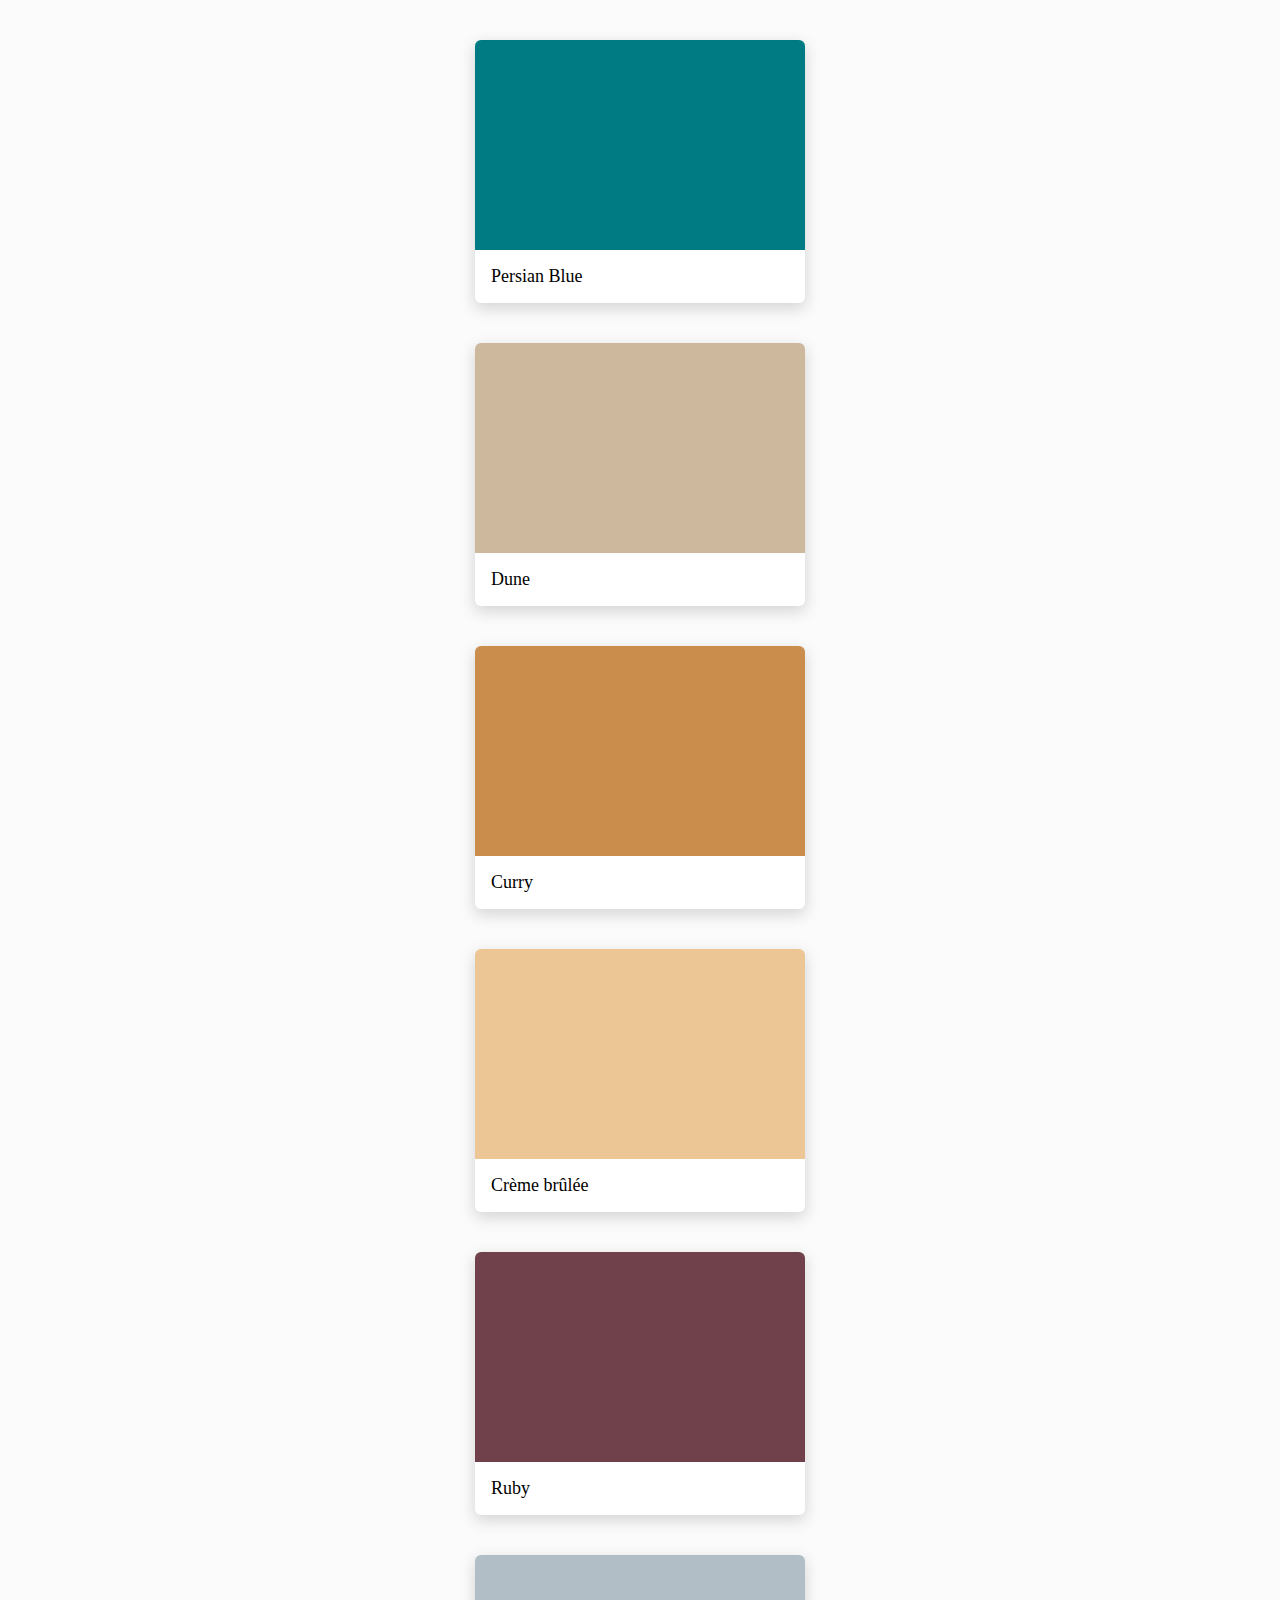
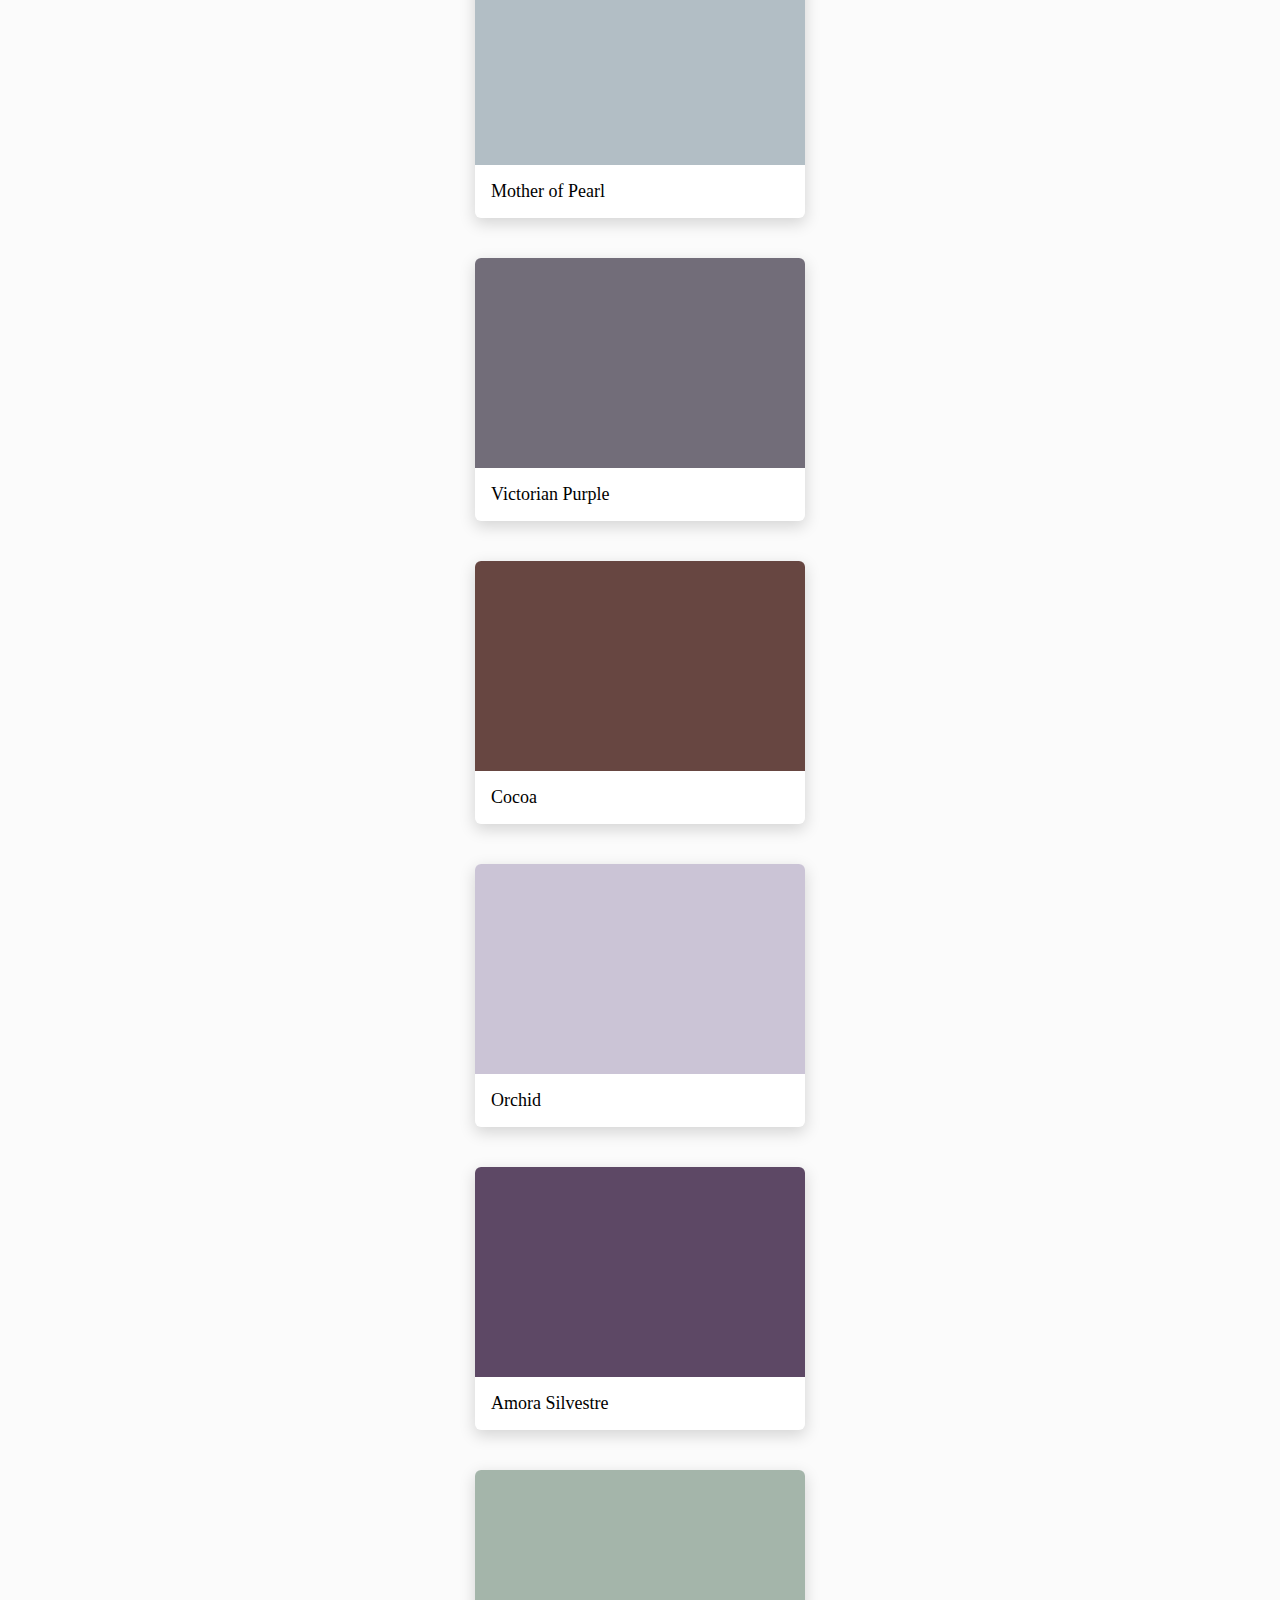
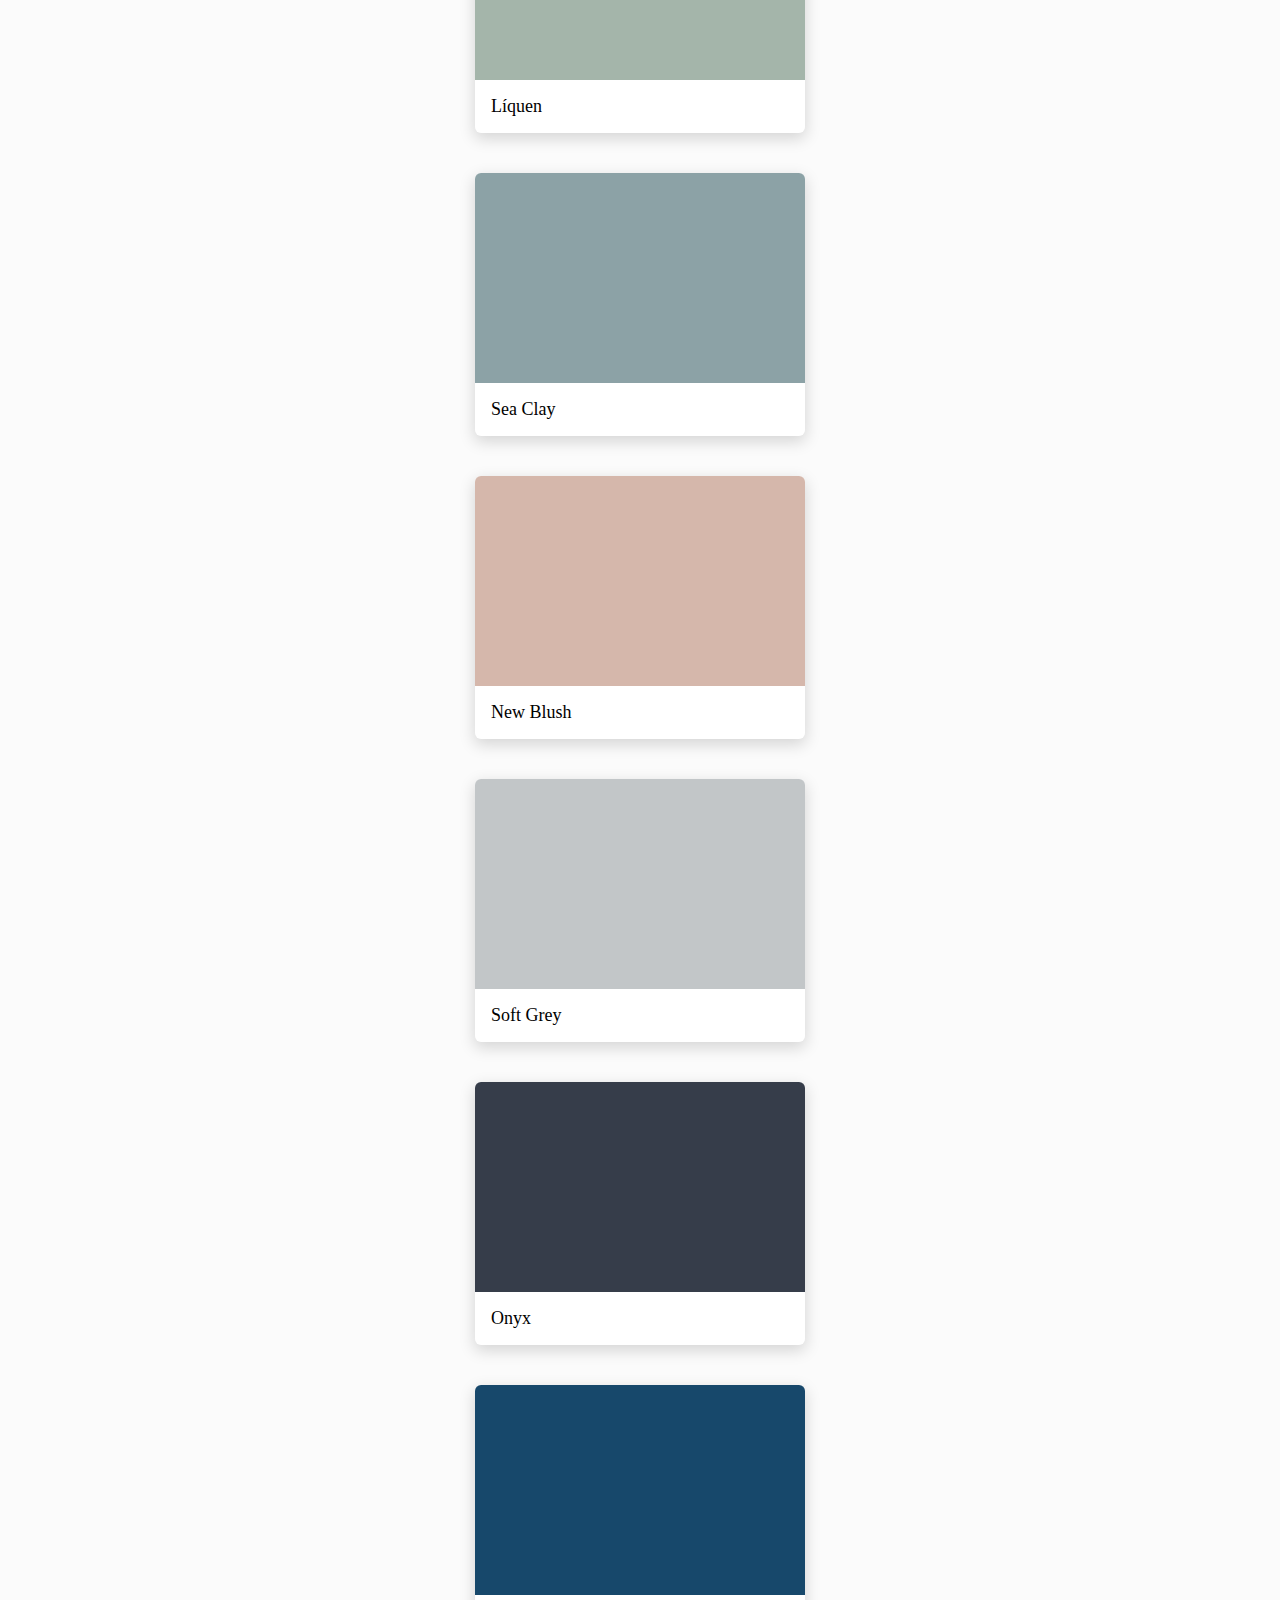
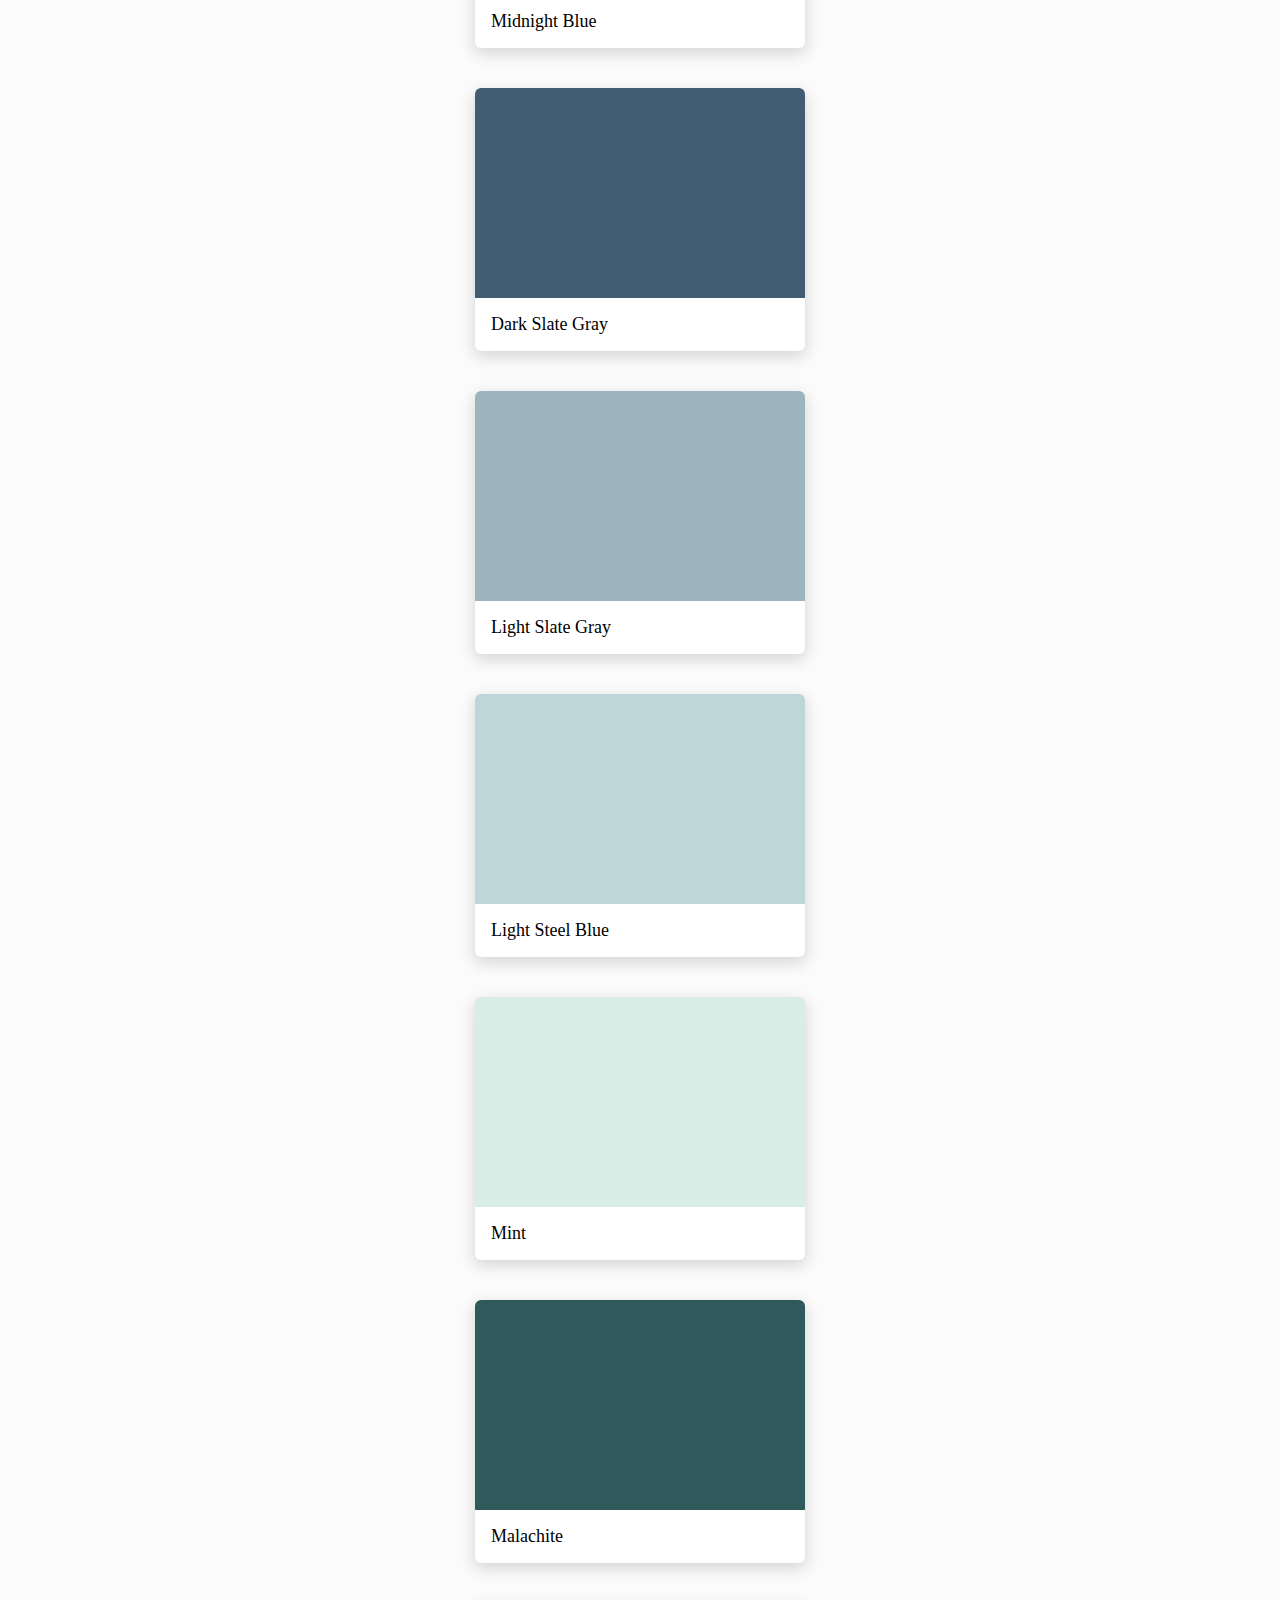
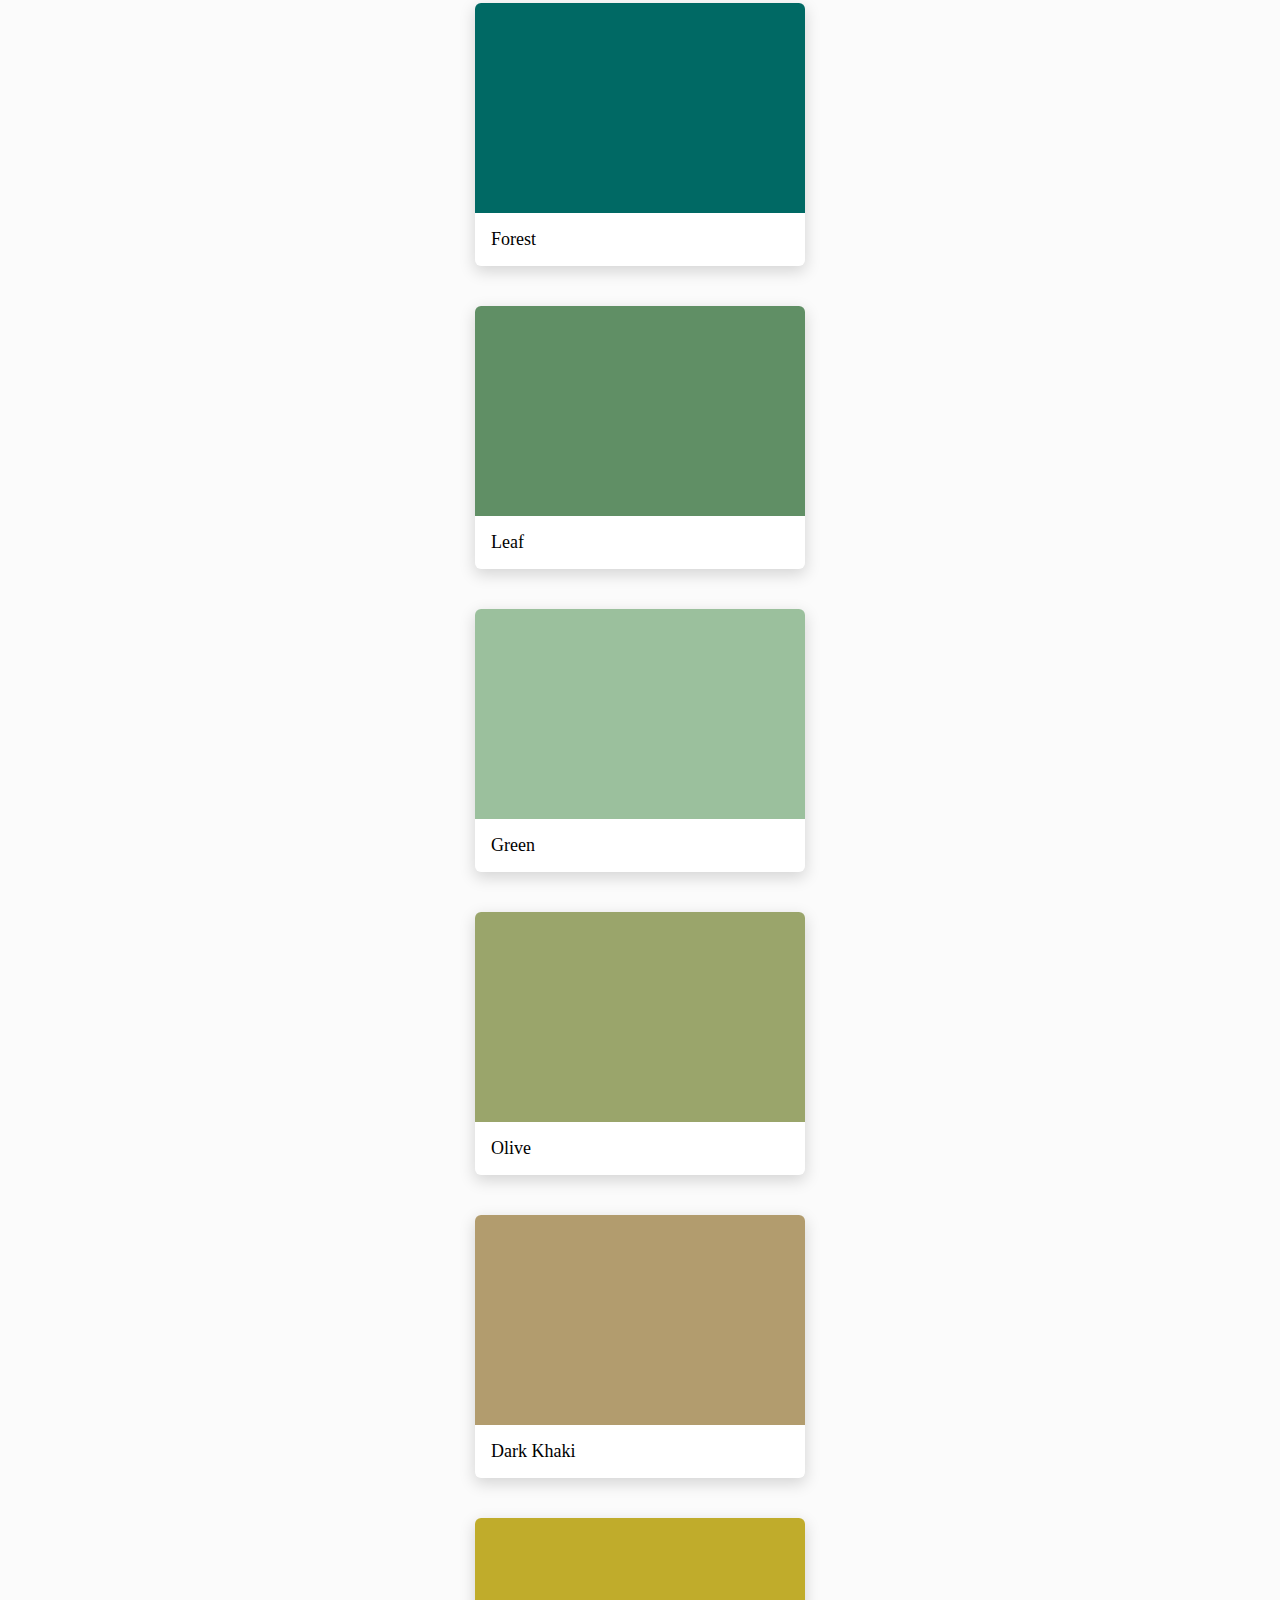
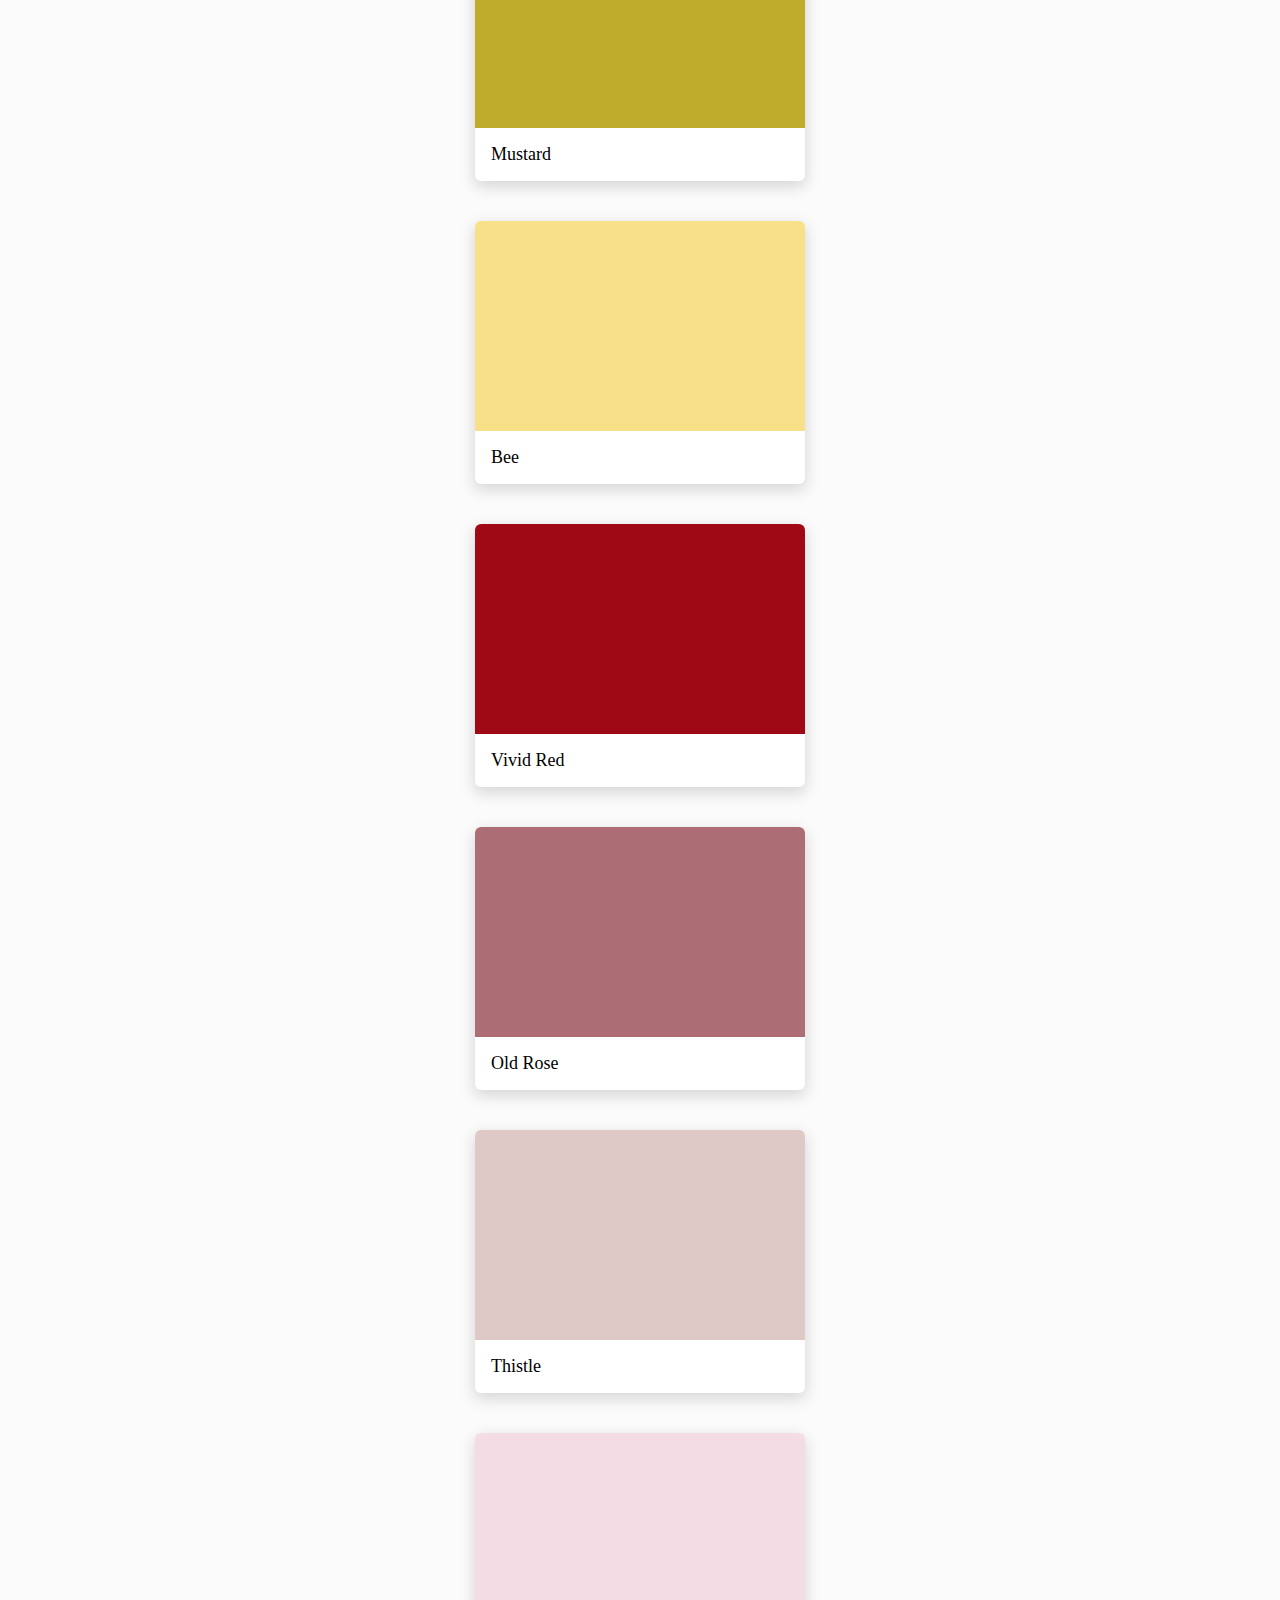
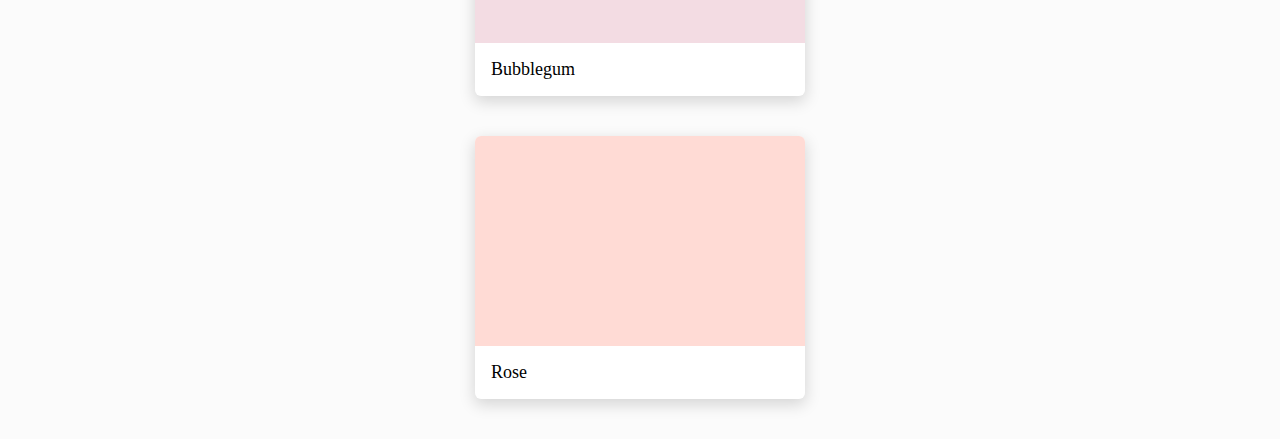
<file: tools/index.html>
<!DOCTYPE html>
<html lang="en" >
<head>
    <meta name="robots" content="noindex">
  <meta charset="UTF-8">
  <title>CodePen - A Pen by  Tiago Alexandre Lopes</title>
  <link rel="stylesheet" href="./style.css">

</head>
<body>
<!-- partial:index.partial.html -->
<meta name="viewport" content="width=device-width, initial-scale=1" />
<div class="colors">
    <!--https://trycolors.com/remixer/-->

    <div class="overlay"></div>

    <div class="color">
        <div class="color-code" style="background-color: #007a83;"></div>
        <h1>Persian Blue</h1>
        <div class="color-recipe">
            <span class="pink"></span>
            <span class="yellow"></span>
            <span class="blue">53</span>
            <span class="red"></span>
            <span class="green">19</span>
            <span class="black">28</span>
            <span class="white"></span>
        </div>
    </div>

    <div class="color">
        <div class="color-code" style="background-color: #cdb79d;"></div>
        <h1>Dune</h1>
        <div class="color-recipe">
            <span class="pink">35</span>
            <span class="yellow">23</span>
            <span class="blue">11</span>
            <span class="red">5</span>
            <span class="green">3</span>
            <span class="black">3</span>
            <span class="white">21</span>
        </div>
    </div>

    <div class="color">
        <div class="color-code" style="background-color: #ca8d4b;"></div>
        <h1>Curry</h1>
        <div class="color-recipe">
            <span class="pink">16</span>
            <span class="yellow">28</span>
            <span class="blue">3</span>
            <span class="red">26</span>
            <span class="green">11</span>
            <span class="black">5</span>
            <span class="white">11</span>
        </div>
    </div>

    <div class="color">
        <div class="color-code" style="background-color: #edc695;"></div>
        <h1>Crème brûlée</h1>
        <div class="color-recipe">
            <span class="pink">21</span>
            <span class="yellow">28</span>
            <span class="blue">4</span>
            <span class="red">10</span>
            <span class="green">1</span>
            <span class="black"></span>
            <span class="white">36</span>
        </div>
    </div>

    <div class="color">
        <div class="color-code" style="background-color: #70414a;"></div>
        <h1>Ruby</h1>
        <div class="color-recipe">
            <span class="pink">13</span>
            <span class="yellow">1</span>
            <span class="blue">13</span>
            <span class="red">26</span>
            <span class="green">5</span>
            <span class="black">37</span>
            <span class="white">5</span>
        </div>
    </div>

    <div class="color">
        <div class="color-code" style="background-color: #b2bec5;"></div>
        <h1>Mother of Pearl</h1>
        <div class="color-recipe">
            <span class="pink">18</span>
            <span class="yellow">7</span>
            <span class="blue">19</span>
            <span class="red">2</span>
            <span class="green">1</span>
            <span class="black">8</span>
            <span class="white">44</span>
        </div>
    </div>

    <div class="color">
        <div class="color-code" style="background-color: #726d79;"></div>
        <h1>Victorian Purple</h1>
        <div class="color-recipe">
            <span class="pink">10</span>
            <span class="yellow">5</span>
            <span class="blue">30</span>
            <span class="red">19</span>
            <span class="green">3</span>
            <span class="black">22</span>
            <span class="white">10</span>
        </div>
    </div>

    <div class="color">
        <div class="color-code" style="background-color: #674641;"></div>
        <h1>Cocoa</h1>
        <div class="color-recipe">
            <span class="pink">9</span>
            <span class="yellow">2</span>
            <span class="blue">4</span>
            <span class="red">17</span>
            <span class="green">7</span>
            <span class="black">48</span>
            <span class="white">13</span>
        </div>
    </div>

    <div class="color">
        <div class="color-code" style="background-color: #cbc4d6;"></div>
        <h1>Orchid</h1>
        <div class="color-recipe">
            <span class="pink">38</span>
            <span class="yellow">2</span>
            <span class="blue">5</span>
            <span class="red">2</span>
            <span class="green">8</span>
            <span class="black"></span>
            <span class="white">42</span>
        </div>
    </div>

    <div class="color">
        <div class="color-code" style="background-color: #5d4865;"></div>
        <h1>Amora Silvestre</h1>
        <div class="color-recipe">
            <span class="pink">23</span>
            <span class="yellow"></span>
            <span class="blue">20</span>
            <span class="red">14</span>
            <span class="green"></span>
            <span class="black">42</span>
            <span class="white">1</span>
        </div>
    </div>

    <div class="color">
        <div class="color-code" style="background-color: #a4b5aa;"></div>
        <h1>Líquen</h1>
        <div class="color-recipe">
            <span class="pink">26</span>
            <span class="yellow">18</span>
            <span class="blue">26</span>
            <span class="red">3</span>
            <span class="green">3</span>
            <span class="black">5</span>
            <span class="white">21</span>
        </div>
    </div>

    <div class="color">
        <div class="color-code" style="background-color: #8ca2a6;"></div>
        <h1>Sea Clay</h1>
        <div class="color-recipe">
            <span class="pink">12</span>
            <span class="yellow">4</span>
            <span class="blue">22</span>
            <span class="red">6</span>
            <span class="green">6</span>
            <span class="black">16</span>
            <span class="white">34</span>
        </div>
    </div>

    <div class="color">
        <div class="color-code" style="background-color: #d5b7ab;"></div>
        <h1>New Blush</h1>
        <div class="color-recipe">
            <span class="pink">28</span>
            <span class="yellow">11</span>
            <span class="blue">2</span>
            <span class="red">5</span>
            <span class="green">6</span>
            <span class="black">8</span>
            <span class="white">41</span>
        </div>
    </div>

    <div class="color">
        <div class="color-code" style="background-color: #c2c6c8;"></div>
        <h1>Soft Grey</h1>
        <div class="color-recipe">
            <span class="pink">2</span>
            <span class="yellow">2</span>
            <span class="blue">11</span>
            <span class="red">6</span>
            <span class="green">2</span>
            <span class="black">11</span>
            <span class="white">67</span>
        </div>
    </div>

    <div class="color">
        <div class="color-code" style="background-color: #363d4a;"></div>
        <h1>Onyx</h1>
        <div class="color-recipe">
            <span class="pink">9</span>
            <span class="yellow"></span>
            <span class="blue">20</span>
            <span class="red">11</span>
            <span class="green">5</span>
            <span class="black">53</span>
            <span class="white">2</span>
        </div>
    </div>

    <div class="color">
        <div class="color-code" style="background-color: #17486b;"></div>
        <h1>Midnight Blue</h1>
        <div class="color-recipe">
            <span class="pink">10</span>
            <span class="yellow"></span>
            <span class="blue">35</span>
            <span class="red"></span>
            <span class="green"></span>
            <span class="black">55</span>
            <span class="white"></span>
        </div>
    </div>

    <div class="color">
        <div class="color-code" style="background-color: #425c74;"></div>
        <h1>Dark Slate Gray</h1>
        <div class="color-recipe">
            <span class="pink">22</span>
            <span class="yellow">1</span>
            <span class="blue">26</span>
            <span class="red">3</span>
            <span class="green">4</span>
            <span class="black">42</span>
            <span class="white">1</span>
        </div>
    </div>

    <div class="color">
        <div class="color-code" style="background-color: #9cb5bc;"></div>
        <h1>Light Slate Gray</h1>
        <div class="color-recipe">
            <span class="pink">24</span>
            <span class="yellow">3</span>
            <span class="blue">19</span>
            <span class="red">3</span>
            <span class="green">12</span>
            <span class="black">6</span>
            <span class="white">34</span>
        </div>
    </div>

    <div class="color">
        <div class="color-code" style="background-color: #bed6da;"></div>
        <h1>Light Steel Blue</h1>
        <div class="color-recipe">
            <span class="pink">16</span>
            <span class="yellow">7</span>
            <span class="blue">19</span>
            <span class="red"></span>
            <span class="green">5</span>
            <span class="black"></span>
            <span class="white">51</span>
        </div>
    </div>

    <div class="color">
        <div class="color-code" style="background-color: #d8ede6;"></div>
        <h1>Mint</h1>
        <div class="color-recipe">
            <span class="pink">1</span>
            <span class="yellow">4</span>
            <span class="blue">10</span>
            <span class="red"></span>
            <span class="green">4</span>
            <span class="black">1</span>
            <span class="white">79</span>
        </div>
    </div>

    <div class="color">
        <div class="color-code" style="background-color: #2f595b;"></div>
        <h1>Malachite</h1>
        <div class="color-recipe">
            <span class="pink">3</span>
            <span class="yellow">1</span>
            <span class="blue">23</span>
            <span class="red">4</span>
            <span class="green">10</span>
            <span class="black">48</span>
            <span class="white">10</span>
        </div>
    </div>

    <div class="color">
        <div class="color-code" style="background-color: #006964;"></div>
        <h1>Forest</h1>
        <div class="color-recipe">
            <span class="pink"></span>
            <span class="yellow"></span>
            <span class="blue">39</span>
            <span class="red"></span>
            <span class="green">23</span>
            <span class="black">38</span>
            <span class="white"></span>
        </div>
    </div>

    <div class="color">
        <div class="color-code" style="background-color: #608f65;"></div>
        <h1>Leaf</h1>
        <div class="color-recipe">
            <span class="pink">12</span>
            <span class="yellow">12</span>
            <span class="blue">19</span>
            <span class="red">7</span>
            <span class="green">26</span>
            <span class="black">16</span>
            <span class="white">7</span>
        </div>
    </div>

    <div class="color">
        <div class="color-code" style="background-color: #9bc09d;"></div>
        <h1>Green</h1>
        <div class="color-recipe">
            <span class="pink">22</span>
            <span class="yellow">14</span>
            <span class="blue">14</span>
            <span class="red"></span>
            <span class="green">20</span>
            <span class="black">3</span>
            <span class="white">27</span>
        </div>
    </div>

    <div class="color">
        <div class="color-code" style="background-color: #9aa56b;"></div>
        <h1>Olive</h1>
        <div class="color-recipe">
            <span class="pink">11</span>
            <span class="yellow">15</span>
            <span class="blue">9</span>
            <span class="red">15</span>
            <span class="green">27</span>
            <span class="black">2</span>
            <span class="white">20</span>
        </div>
    </div>

    <div class="color">
        <div class="color-code" style="background-color: #b29c6e;"></div>
        <h1>Dark Khaki</h1>
        <div class="color-recipe">
            <span class="pink">15</span>
            <span class="yellow">21</span>
            <span class="blue">15</span>
            <span class="red">20</span>
            <span class="green">12</span>
            <span class="black">2</span>
            <span class="white">15</span>
        </div>
    </div>

    <div class="color">
        <div class="color-code" style="background-color: #c0ac2b;"></div>
        <h1>Mustard</h1>
        <div class="color-recipe">
            <span class="pink">4</span>
            <span class="yellow">53</span>
            <span class="blue"></span>
            <span class="red">6</span>
            <span class="green">6</span>
            <span class="black">18</span>
            <span class="white">12</span>
        </div>
    </div>

    <div class="color">
        <div class="color-code" style="background-color: #f7e087;"></div>
        <h1>Bee</h1>
        <div class="color-recipe">
            <span class="pink">11</span>
            <span class="yellow">41</span>
            <span class="blue"></span>
            <span class="red">2</span>
            <span class="green"></span>
            <span class="black">2</span>
            <span class="white">43</span>
        </div>
    </div>

    <div class="color">
        <div class="color-code" style="background-color: #9f0915;"></div>
        <h1>Vivid Red</h1>
        <div class="color-recipe">
            <span class="pink">8</span>
            <span class="yellow"></span>
            <span class="blue"></span>
            <span class="red">57</span>
            <span class="green"></span>
            <span class="black">35</span>
            <span class="white"></span>
        </div>
    </div>

    <div class="color">
        <div class="color-code" style="background-color: #ad6d74;"></div>
        <h1>Old Rose</h1>
        <div class="color-recipe">
            <span class="pink">31</span>
            <span class="yellow">1</span>
            <span class="blue">4</span>
            <span class="red">25</span>
            <span class="green">10</span>
            <span class="black">15</span>
            <span class="white">13</span>
        </div>
    </div>

    <div class="color">
        <div class="color-code" style="background-color: #dfc9c6;"></div>
        <h1>Thistle</h1>
        <div class="color-recipe">
            <span class="pink">27</span>
            <span class="yellow">10</span>
            <span class="blue">4</span>
            <span class="red">2</span>
            <span class="green"></span>
            <span class="black">6</span>
            <span class="white">51</span>
        </div>
    </div>

    <div class="color">
        <div class="color-code" style="background-color: #f3dce3;"></div>
        <h1>Bubblegum</h1>
        <div class="color-recipe">
            <span class="pink">18</span>
            <span class="yellow">3</span>
            <span class="blue">3</span>
            <span class="red">5</span>
            <span class="green"></span>
            <span class="black"></span>
            <span class="white">70</span>
        </div>
    </div>

    <div class="color">
        <div class="color-code" style="background-color: #ffdbd5;"></div>
        <h1>Rose</h1>
        <div class="color-recipe">
            <span class="pink">2</span>
            <span class="yellow">3</span>
            <span class="blue"></span>
            <span class="red">13</span>
            <span class="green"></span>
            <span class="black"></span>
            <span class="white">82</span>
        </div>
    </div>
</div>
<!-- partial -->
  <script src='https://cdnjs.cloudflare.com/ajax/libs/jquery/3.5.1/jquery.min.js'></script><script  src="./script.js"></script>

</body>
</html>
</file>
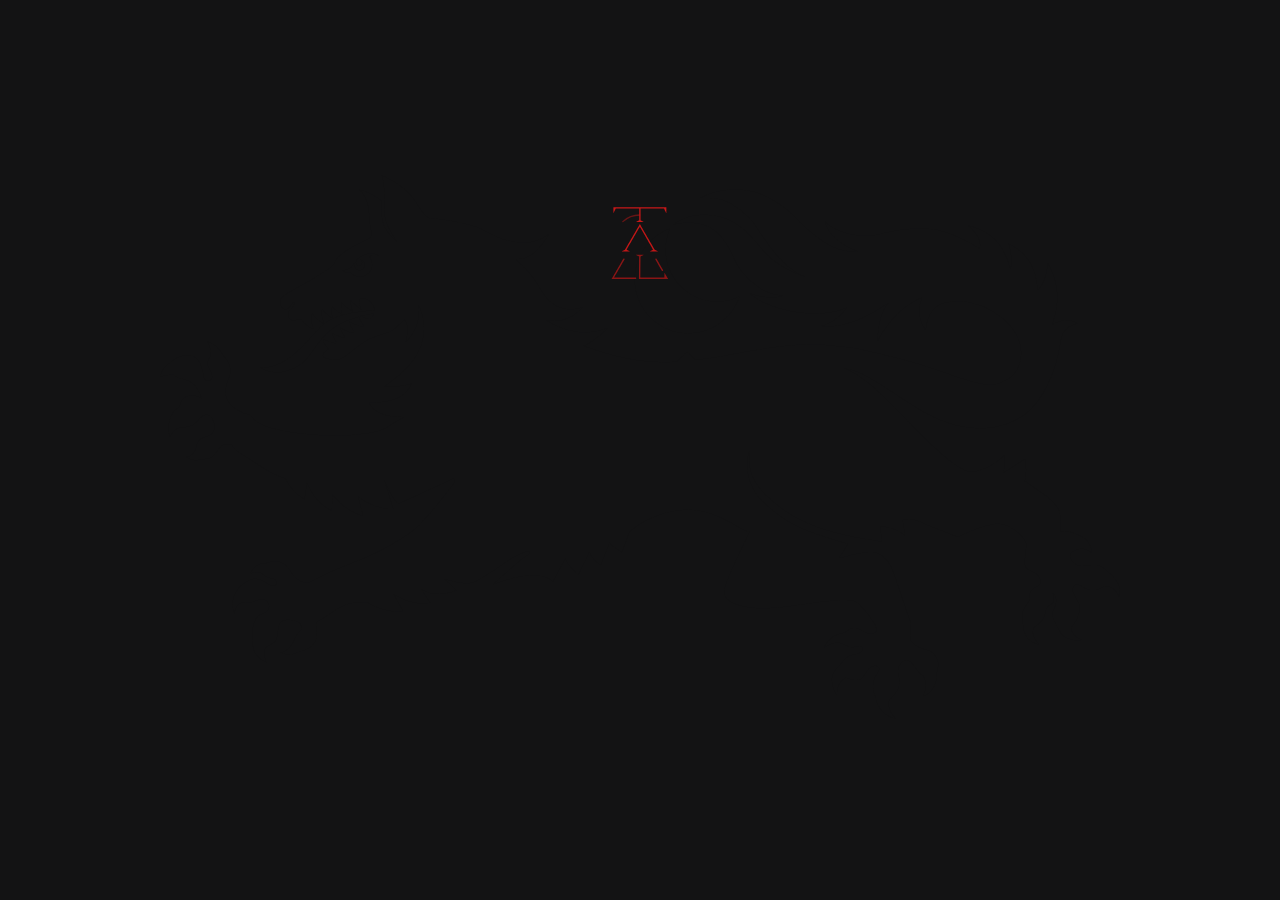
<file: wslanimation/index.html>
<!doctype html>

<html lang="en">
<head>
  <meta charset="utf-8">

  <title>Wolf Saint Lake</title>
  <meta name="description" content="Wolf Saint Lake">

  <link rel="stylesheet" href="style.css">

</head>

<body>


<main>
  <section>
    <div class="content">
      <div id="anim"></div>
      <h1>
        <span class="wolf">Wolf</span> <span>Saint Lake</span>
        <span class="tagline">Of the Moon Mountain</span>
      </h1>
      
      <svg class="heraldry" xmlns="http://www.w3.org/2000/svg" viewBox="0 0 1500 859"><g fill="none" fill-rule="evenodd"><path d="M346.568 0c26.351 12.05 44.216 26.555 54.036 43.296 9.602 16.74 17.196 24.775 22.111 23.878 42.649 5.136 70.562 11.61 83.964 19.2 19.868 11.38 64.977 33.475 101.377 5.13-15.856 27.006-32.154 40.172-49.35 39.503-1.785 0-2.678.446-2.231 1.116.67 1.115 18.98 14.732 32.154 36.603 13.173 21.871 28.583 50.662 72.13 37.72-17.42 18.3-36.623 24.993-57.613 19.862 32.154 20.31 64.531 24.553 96.914 12.72-12.95 12.502-25.682 21.876-37.74 28.122 43.989 15.848 85.304 25.668 126.613 25.222a375.15 375.15 0 0018.807-.75l15.817-15.697 13.028 12.927c62.996-7.832 125.11-25.76 187.932-24.156h3.353c8.709 0 57.166 5.136 66.991 7.367 90.441 20.978 103.391 26.56 153.187 43.97 49.796 17.404 62.305 10.707 73.469 4.461 11.164-6.25 20.32-15.402 23.227-33.48 8.48-51.778-53.378-80.792-64.319-83.92-11.159-3.123-26.123-9.146-52.92-4.015-17.865 3.35-28.137 17.855-31.267 43.3-11.382-16.963-12.95-34.15-5.133-51.559-28.36 11.833-51.804 34.596-69.893 68.518.67-28.122 6.473-48.209 17.196-60.036-39.97 27.676-74.808 39.726-104.954 36.38 14.736-3.569 27.914-13.166 39.748-28.568-32.606 13.166-66.545 10.267-99.146 2.682-21.664-5.135-39.529-13.617-53.377-25.668 21.888 7.813 39.753 9.146 53.377 4.015-5.143 0-10.946-.892-17.2-2.676-20.32-5.805-38.507-22.862-50.341-38.487-12.93-17.057-18.493-49.848-47.445-65.167-26.18-13.856-57.903-3.89-57.903-3.89s19.215-15.003 41.606-15.807c54.254-1.945 75.233 26.934 99.347 55.279 15.41 18.074 37.516 31.914 66.322 41.511-33.94-12.05-62.969-55.798-75.924-77.222-13.396-22.322-42.872-39.727-54.26-43.078-7.593-2.23-18.985-3.123-34.167-2.677 28.801-16.74 65.652-15.173 84.405-9.82 18.763 5.582 45.114 19.417 65.657 41.288 20.544 21.876 47.118 42.632 65.87 47.985 12.504 3.574 22.558 4.913 30.374 3.798-29.252-11.61-46.453-27.23-51.586-46.87 13.62 15.625 56.273 28.345 87.093 19.863 30.815-8.482 69.665-12.274 98.025-4.238 18.763 5.353 37.744 14.504 56.725 27.224 3.124-11.381-2.907-23.432-18.535-36.375 35.502 7.366 57.607 30.13 66.322 68.294 3.348-7.59 2.678-20.755-2.46-39.731 28.583 13.394 43.546 37.719 45.109 72.315 7.593-5.354 13.173-19.194 16.297-41.735 16.978 29.238 19.21 61.152 6.478 95.97 13.401-8.704 26.803-9.596 39.753-2.453-31.044 9.592-22.111 22.094-33.052 60.259-10.942 38.388-26.798 60.482-38.409 72.533-11.61 12.056-50.247 43.97-121.25 25.668-64.314-16.289-125.503-83.027-171.5-88.158 34.833 14.287 65.425 48.655 87.312 70.302 22.999 22.769 86.19 93.07 111.65 91.286 16.972-1.115 33.72-9.597 50.688-25.222.893 11.61.446 20.756-1.11 27.007l33.492-21.425c2.455 12.502 2.455 23.879-.223 34.145l18.981 13.389c8.04 5.587 29.699 18.53 34.837 34.15 2.897 8.928 2.897 20.314 2.01 32.142 0-.223.222-.223.222-.223 4.687-2.459 13.402-1.115 26.128 4.238 14.736 5.577 22.1 15.18 22.324 28.791-13.173-12.05-25.23-4.461-29.47-2.23-4.246 2.23-5.357 7.584-2.684 12.502 2.46 4.907 9.607 10.93 18.088 10.038 8.486-.67 20.543-2.231 26.351-.446 4.018 1.115 8.71 4.907 14.294 11.158 15.182 12.056 20.544 24.999 16.298 37.719-4.017-10.266-10.718-15.848-19.874-16.517-2.901.446-6.249 1.79-10.266 3.797-5.813 3.123-18.986 2.677-26.133-2.454-7.147-5.135-10.272-4.466-12.28-3.346-2.014 1.116-4.241 5.13-3.795 8.923.447 3.797 8.486 16.517 10.495 23.214 2.009 6.692-2.232 16.964-4.692 21.871-1.785 3.346-4.464 7.367-8.263 12.497 0 6.92 5.362 13.394 15.856 19.194-18.975 2.236-31.038-4.238-36.846-19.64-1.339-3.346-2.901-6.469-4.91-9.374-2.906-4.238-4.686-12.943-2.013-17.856 2.683-5.13 4.915-10.26 4.245-16.74-.67-4.238-2.232-7.584-5.138-9.592 2.237 4.015 1.79 11.382 1.116 13.166-.447 1.79-1.563 3.346-5.134 5.13-3.576 1.79-6.477 6.921-7.816 12.949-1.34 6.023-2.455 9.15-5.803 12.943-2.237 2.459-6.254 5.582-11.834 9.597-4.022 8.036-1.12 16.969 8.704 27.23-17.413-4.462-25.905-15.848-25.905-34.596-.67-6.915-.892-12.051-.67-14.95.447-4.462 6.032-12.498 9.385-17.857 3.343-5.353 0-10.489 2.896-15.848 2.907-5.353 12.062-8.927 14.294-10.93 2.237-2.013 2.684-5.136 1.34-7.59-1.34-2.458-3.795-8.932-10.044-11.604-4.022-1.79-6.7-2.905-8.04-3.574-4.022-1.567-6.254-7.813-6.477-11.382-.223-2.013 3.348-28.568 2.455-30.58-5.808-13.836-27.914-31.692-45.779-30.348-13.396.892-33.94 7.813-60.96 20.533l-51.81-20.31c-10.94-6.92-22.552-8.928-34.609-6.028l4.018 24.77c-8.487-8.704-21.436-13.611-38.627-15.173l1.78 23.884c-109.193-15.625-144.7-39.286-179.091-71.2-34.386-31.914-27.016-61.38-27.468-68.071-.44-6.697-6.695 22.317 0 42.626 6.924 20.315 16.085 31.245 35.954 47.54 4.25 3.122 21.218 18.747 51.14 30.798 19.874 8.035 42.208 15.402 66.768 21.876-4.687 8.928-8.932 15.62-12.95 20.086-5.808 6.915 34.61-10.49 54.483-6.697 19.874 3.797 27.914 26.337 31.261 35.488 1.116 3.57 8.71 25.663 22.78 66.733.67 1.562 1.34 3.346 1.786 5.577.223.446.223.892.447 1.338h-.224c0 .447.224.893.224 1.344.674 5.8.451 14.505-.447 26.332 5.139 7.813 16.75 13.618 25.459 15.402 8.709 1.785 14.512 8.928 17.195 15.402 1.78 4.461 1.557 11.159-.893 20.756.224 18.078-7.147 30.575-21.887 37.267 6.254-12.497 6.254-23.204.446-32.36-4.469-3.123-8.932-8.259-13.842-15.402-7.147-10.707-12.95-10.484-17.42-7.584-4.463 2.9-10.048 9.374-7.37 21.202 2.907 11.827 1.34 18.078-2.008 24.33-2.232 4.238-6.25 9.145-12.057 14.509-3.576 8.03-.446 17.627 9.156 29.232-16.75-3.346-27.244-15.179-31.708-35.93-6.477-10.717-1.79-27.452 3.343-34.15 3.353-4.466 4.022-7.812 2.013-10.042-2.906-3.351-6.923-3.128-12.057.223-7.593 4.907-8.486 13.612-14.963 17.85-4.24 2.905-12.28 2.236-23.897-1.779-9.596 4.907-14.283 14.281-13.842 28.34-11.834-19.417-10.495-35.26 4.469-47.54 4.463-6.468 8.486-10.712 11.834-12.942 3.353-2.231 9.379-4.239 18.083-5.577 6.036-3.792 7.816-7.143 4.92-9.82-4.246-4.02-11.17 0-15.633 0-2.907 0-8.04-1.785-15.633-5.359-7.147-3.346-16.744-1.338-28.583 6.246 6.254-12.943 15.633-20.532 28.136-22.758 1.116.67 4.692-1.12 10.941-5.364 9.156-6.246 19.874.446 25.013 3.351 5.133 2.682 13.173 3.351 16.08 1.339 2.672-1.785 1.785-6.692.892-11.159-8.263-13.394-16.972-24.776-26.356-33.927-9.374-16.289-95.123 4.244-137.326 6.475-42.208 2.23-76.817-8.254-73.022-28.117 2.231-11.61 15.41-41.963 39.524-90.84-20.326-4.466-56.497-41.74-112.77-33.475-28.583 4.238-53.59 15.391-75.031 33.475l-11.388 31.691c-13.848-8.482-20.32-13.84-19.427-16.066l-13.843 36.598c-12.28-9.814-18.088-17.404-17.195-22.322L653.61 624.7c-12.726-12.274-19.427-20.978-20.096-26.56l-19.651 37.044c-15.41-14.722-46.448-13.166-93.343 4.244 31.262-28.345 48.68-43.296 52.48-44.64 5.802-2.002 5.133-7.366 1.785-7.143-3.353.229-17.642 6.92-24.342 10.495-6.701 3.569-49.796 35.711-62.3 38.834-8.486 2.008-23.003 0-43.547-6.028l18.535 17.856c-19.427 8.258-37.739 7.812-54.711-1.339L422.269 668c-18.535 3.564-37.516-.897-57.167-13.394l14.736 27.006c-19.874 1.339-38.409-3.351-55.827-14.286-17.414-.223-29.922 1.566-37.516 5.358-4.91 2.454-10.048 5.354-15.628 8.928-10.272 7.367-19.204 13.39-21.436 14.064-4.469 1.556-6.924 4.907-4.915 17.181 2.008 12.274-3.571 19.863-9.156 24.33-3.57 2.9-8.932 5.353-15.851 6.92-11.17 5.8-21.441 6.469-31.267 1.78 7.594-.67 14.295-6.246 20.32-16.736 3.353-8.481 6.255-13.84 9.38-16.07 4.691-3.347 3.799-7.367 1.79-10.936-1.79-3.575-8.932-6.92-19.21-7.367-10.27-.446-15.181 5.36-15.85 12.949-.67 7.36-1.116 15.848-4.47 20.309-2.231 2.9-6.918 5.8-14.065 8.705-4.687 6.692-4.464 14.727.67 24.547-16.527-7.143-23.892-19.417-21.883-36.603-.67-6.474-.67-12.497.223-18.079 1.34-8.482 6.255-18.074 11.834-20.086 5.362-2.008 12.286-4.462 13.396-11.159 1.121-6.692-4.91-11.833-9.602-12.502-4.91-.664-14.512 3.797-18.534 4.467-2.679.45-6.696.45-12.057 0-7.37.897-12.058 6.697-14.066 17.632-6.031-17.855-1.786-33.03 12.726-45.308 8.487-6.47 16.08-9.374 23.004-8.705 10.495 1.12 14.735 7.366 20.766 9.602 6.255 2.226 8.933.446 10.049-2.905 1.116-3.346-4.469-7.366-8.263-7.812-3.8-.446-6.7-.67-13.848-6.251-4.91-3.787-11.387-4.015-19.645-1.116 5.356-11.158 13.62-16.512 24.337-16.066 5.808-2.23 11.61-3.128 17.196-2.682 8.709.452 14.735 5.136 20.097 13.395 5.133 8.482 12.726 17.41 22.105 18.97 2.46.447 5.139.67 7.817.447a593.712 593.712 0 0171.232-31.914c38.185-14.51 77.268-36.832 95.797-52.898 18.535-16.071 56.943-65.84 59.627-70.302 2.455-4.461 1.116-10.048-2.684-6.92-2.678 2.013-30.368 14.956-83.512 38.834-6.254-3.57-13.624-15.62-22.334-36.598l13.848 45.08c-18.088.446-36.4-6.028-55.158-19.64l8.04 29.906c-17.865-4.244-33.944-15.397-48.233-33.48l-.447 25.673c-17.642-8.259-30.815-22.992-39.078-43.97l-3.799 26.109c-14.066-8.482-23.891-19.194-29.476-31.914-15.633-5.577-28.583-12.051-39.078-19.64-15.85-11.159-35.283-19.64-43.988-31.022-.451-.67-.898-1.562-1.12-2.454-4.241-2.236-8.928-1.344-12.058-.451-3.57 1.12-5.585 3.574-9.825 9.15-4.24 5.582-7.37 10.713-11.834 11.834-2.901.892-6.7 1.561-11.616 2.23-10.048 2.454-18.753 1.339-26.123-4.02 6.25.223 11.388-4.015 15.41-12.274 1.786-13.166 6.924-16.735 17.196-19.417 10.048-2.677 13.842-11.382 11.382-20.533-2.455-9.15-7.811-14.955-14.958-12.948-7.147 2.013-12.057 12.502-18.535 15.402-6.254 2.905-13.173 3.574-20.766 4.244-5.134.669-10.049 5.353-14.964 14.281-6.924-21.425 5.138-40.842 10.271-43.296 5.139-2.458 5.808-6.697 6.924-10.266 1.116-3.574 4.24-8.482 12.509-10.717 5.356-1.334 12.28 0 20.097 4.466-7.147-24.107-21.218-28.568-30.597-30.799-6.25-1.343-10.718-3.574-13.62-6.25-6.477-.67-13.619.446-20.989 3.574 4.24-18.753 15.405-21.207 18.535-24.553 3.57-3.797 9.825-6.92 18.534-9.151 24.56-6.474 29.476 22.317 30.146 27.23.67 4.907 1.339 14.281 9.825 12.05 8.486-2.23 2.455-14.51.893-16.963-1.34-2.454-2.232-4.015-3.577-8.7-.892-3.128.675-7.143 4.693-12.056 1.115-7.143-.67-14.955-4.693-23.432 9.38 2.23 17.642 9.597 24.343 21.87 4.246 4.685 8.263 9.821 10.049 16.518 1.785 6.47 2.237 10.713-2.455 21.871-4.693 11.382-4.246 20.533-3.125 24.325.893 3.797 4.017 11.833 10.495 17.186 4.687 4.02 13.173 8.259 18.53 11.159 4.245-.223 8.937 1.784 13.847 7.589 24.56 28.568 176.408 35.042 209.46 12.948 10.942-7.366 18.981-11.833 25.459-15.625-28.588.223-46.9-7.143-54.488-22.317 36.846.223 58.952-9.597 66.099-29.683-16.08 4.461-29.923 5.8-41.533 4.015 25.676-17.186 43.541-35.488 53.143-54.905 14.518-29.238 7.147-58.029.224-71.418 1.785 23.656-4.916 42.85-20.32 57.136 4.24-17.855 3.347-29.688-2.456-35.042-7.37 7.813-13.178 13.166-17.865 16.294-6.924 4.908-26.574 8.705-38.854 15.174-12.28 6.474-29.7 22.094-36.846 26.56-7.147 4.467-10.495 5.805-16.75 4.913-6.249-.892-15.856-3.128-16.52-5.136-.675-2.23.223-5.13 2.678-6.92 1.785-1.338 3.57-2.9 5.58-4.684-5.58-6.697-8.258-12.051-8.258-15.848 10.936 4.466 17.19 6.697 18.53 6.92 1.343.223 2.236-.446 2.454-1.785-4.017-6.474-6.472-11.158-7.142-14.286 10.049 4.69 16.08 7.143 18.312 7.59 2.232.222 2.678-.224 1.785-1.785-4.469-6.028-6.924-10.713-6.924-14.064 10.272 6.028 17.196 8.705 20.32 7.813l1.563-1.785c-4.91-6.92-7.365-12.05-7.589-15.625 11.388 5.359 18.307 7.813 20.32 7.59 2.232-.223 2.679-.893 1.786-1.785-4.246-5.582-6.7-10.266-7.37-13.617-65.206 16.74-64.76 57.582-93.343 75.884-21.436 13.394-41.756 14.732-60.96 4.02 47.787.892 76.147-49.324 99.815-68.518-8.704-4.69-14.736-10.043-18.088-15.848l-2.01 1.116c-.892 5.805.452 13.389 3.8 22.768-8.04-2.682-14.517-7.813-19.65-15.848-6.924 1.784-11.165 2.454-12.955 2.23-2.455-.446-8.258-3.792-7.142-10.935 1.116-7.143 6.477-5.582 9.602-15.179.446-.892.446-1.561-.223-2.007-.893-.67-1.791-.446-2.679.892-.898 1.338-3.576 6.251-6.7 8.259-3.13 1.79-4.916 2.007-8.486.223-3.577-1.785-4.692-8.036-3.8-13.39.898-5.581 25.682-18.524 37.516-24.998 11.839-6.475 35.06-21.202 41.538-25.887 6.472-4.69 7.142-11.61 11.388-15.848 4.24-4.238 21.436-16.963 36.4-23.214 14.958-6.246 15.627-9.82 15.85-12.05.224-2.231-3.57-16.736-3.794-27.677-.223-10.935-1.116-29.014-15.633-42.18 10.049 1.785 21.664 7.367 34.391 16.735-.446 15.848.67 27.9 3.125 35.712 2.455 7.812 9.825 17.632 21.882 29.46-12.057-18.302-18.311-31.468-19.204-39.504-1.116-12.05.893-49.1-4.91-65.389zm450.357 83.384c-4.489 10.098-7.031 21.252-7.031 33.018 0 44.869 36.238 81.245 80.943 81.245 12.406 0 24.118-2.885 34.623-7.895-11.256 33.34-42.628 57.368-79.643 57.368-46.48 0-84.159-37.826-84.159-84.477 0-36.449 23.041-67.414 55.267-79.26zM254.118 210.46l-2.009 1.12c0 6.693 1.563 13.613 4.692 20.31 3.794-2.905 8.04-5.582 12.95-7.812-7.816-5.36-12.95-9.82-15.633-13.618zm80.164 5.805c-7.811 1.116-14.958 2.454-21.43 4.015 8.704 3.352 13.619 4.913 15.181 4.467 1.786-.446 4.692-4.02 6.25-8.482zm-19.199-23.878c-5.138-.223-5.361 6.023-.223 18.296-8.932-6.692-14.294-11.604-16.526-15.173-.446 6.697.447 12.273 2.902 17.186-7.594-4.243-13.397-8.705-17.42-13.394-1.561 8.481-1.338 14.733.899 18.525-6.478-3.346-11.616-7.59-15.633-12.497-1.786 5.13-1.34 11.158 1.562 18.748 15.405-7.144 37.07-11.382 64.76-12.497v-.228c-.224-4.016-2.01-8.26-5.585-12.497-4.464-4.239-9.38-6.47-14.736-6.47zm26.346-66.962c-7.37-3.792-15.628-3.792-24.337-.223-3.576 1.567-6.924 4.244-10.495 8.259l.255-.285a4.97 4.97 0 011.457-.811c-1.16.7-1.857 1.866-2.089 3.266-.464 2.806 1.393 5.139 3.946 5.606 2.791.466 5.112-1.4 5.576-3.967.465-2.339-1.166-4.672-3.487-5.372h.702c4.642.7 7.66 4.905 6.964 9.572-.697 4.666-4.875 7.705-9.523 7.005-4.41-.7-7.66-4.905-6.968-9.805.136-.55.273-1.101.459-1.604-1.104 1.555-2.438 3.327-3.546 5.1-2.009 3.123-7.147 5.582-15.182 7.366 1.786 2.23 6.026 3.346 12.504 3.123 7.37 7.143 15.633 8.259 25.012 3.128 14.066-7.59 7.811-25.891 4.464-28.122 3.347-2.905 8.04-3.569 14.288-2.236z"/>
  </g></svg>
      
    </div>
  </section>
</main>



    <script src="lottie.js"></script>
  <script src="script.js"></script>
</body>
</html>
</file>
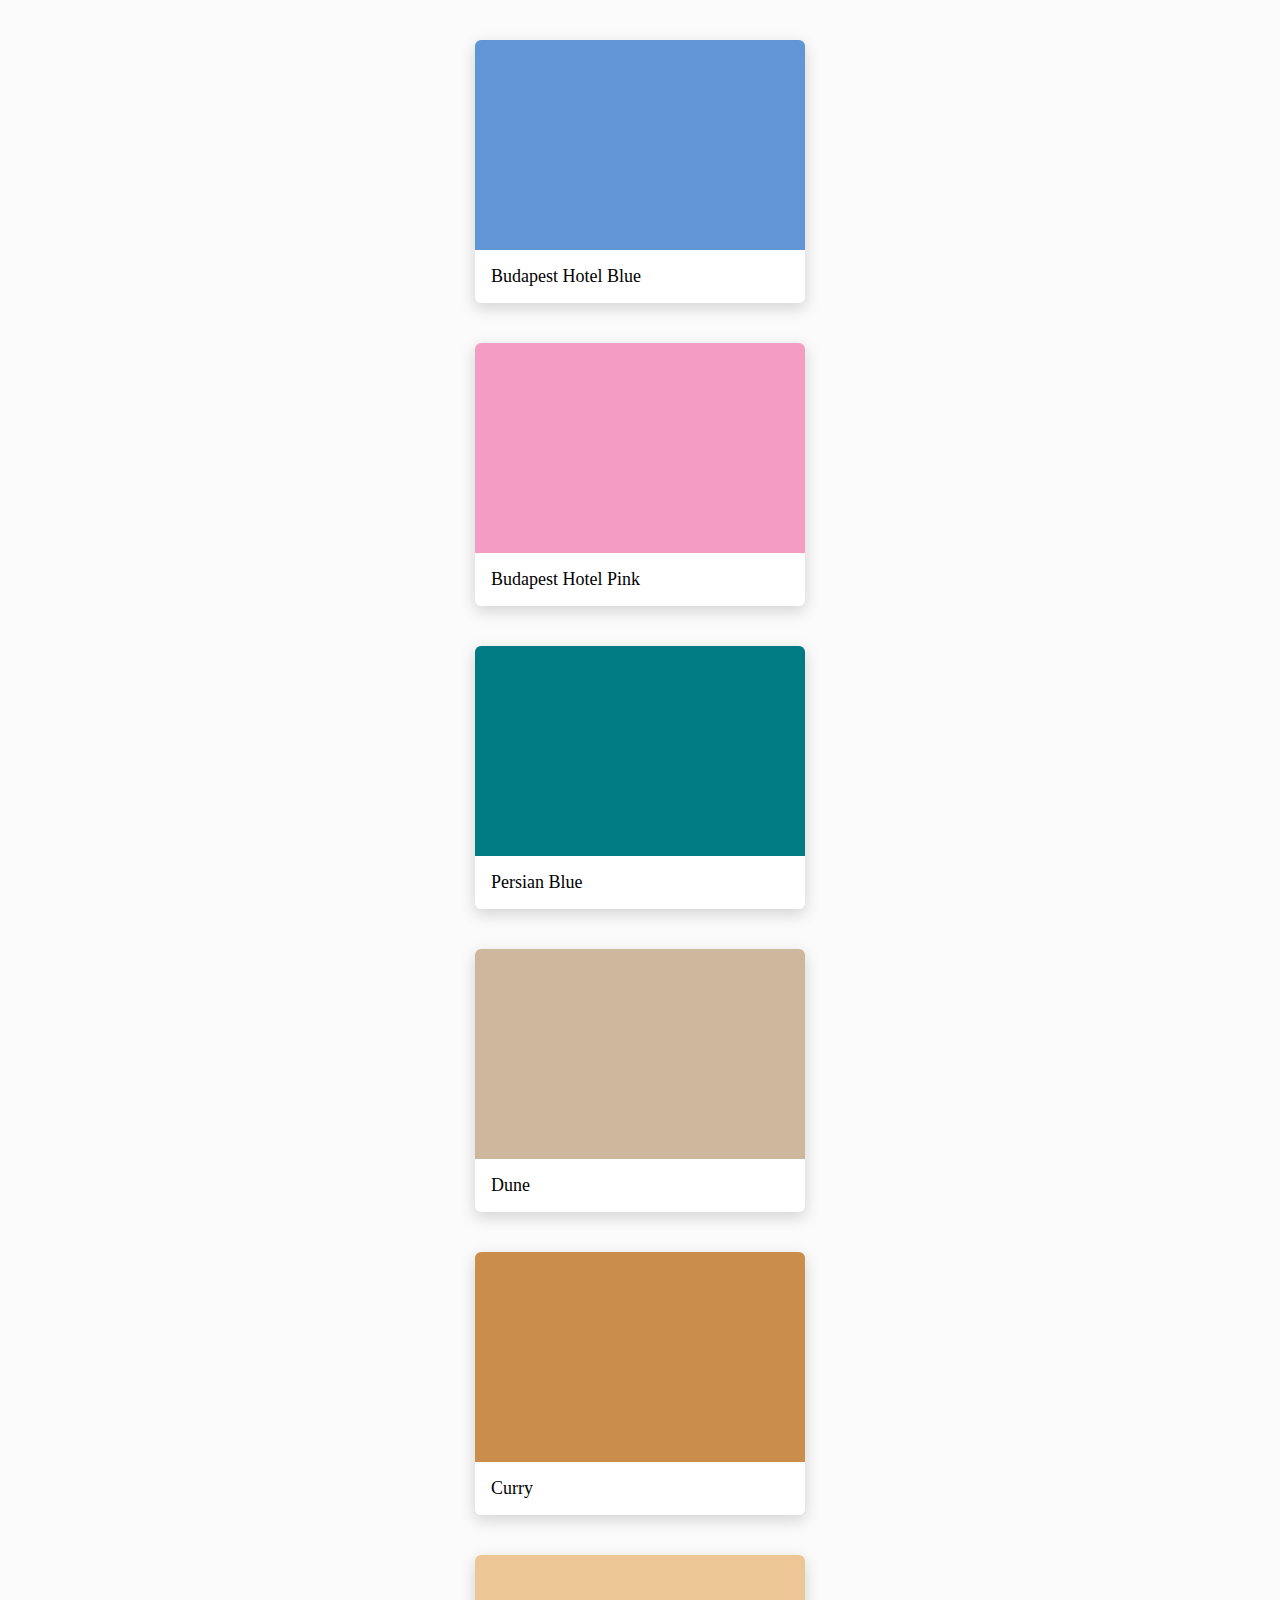
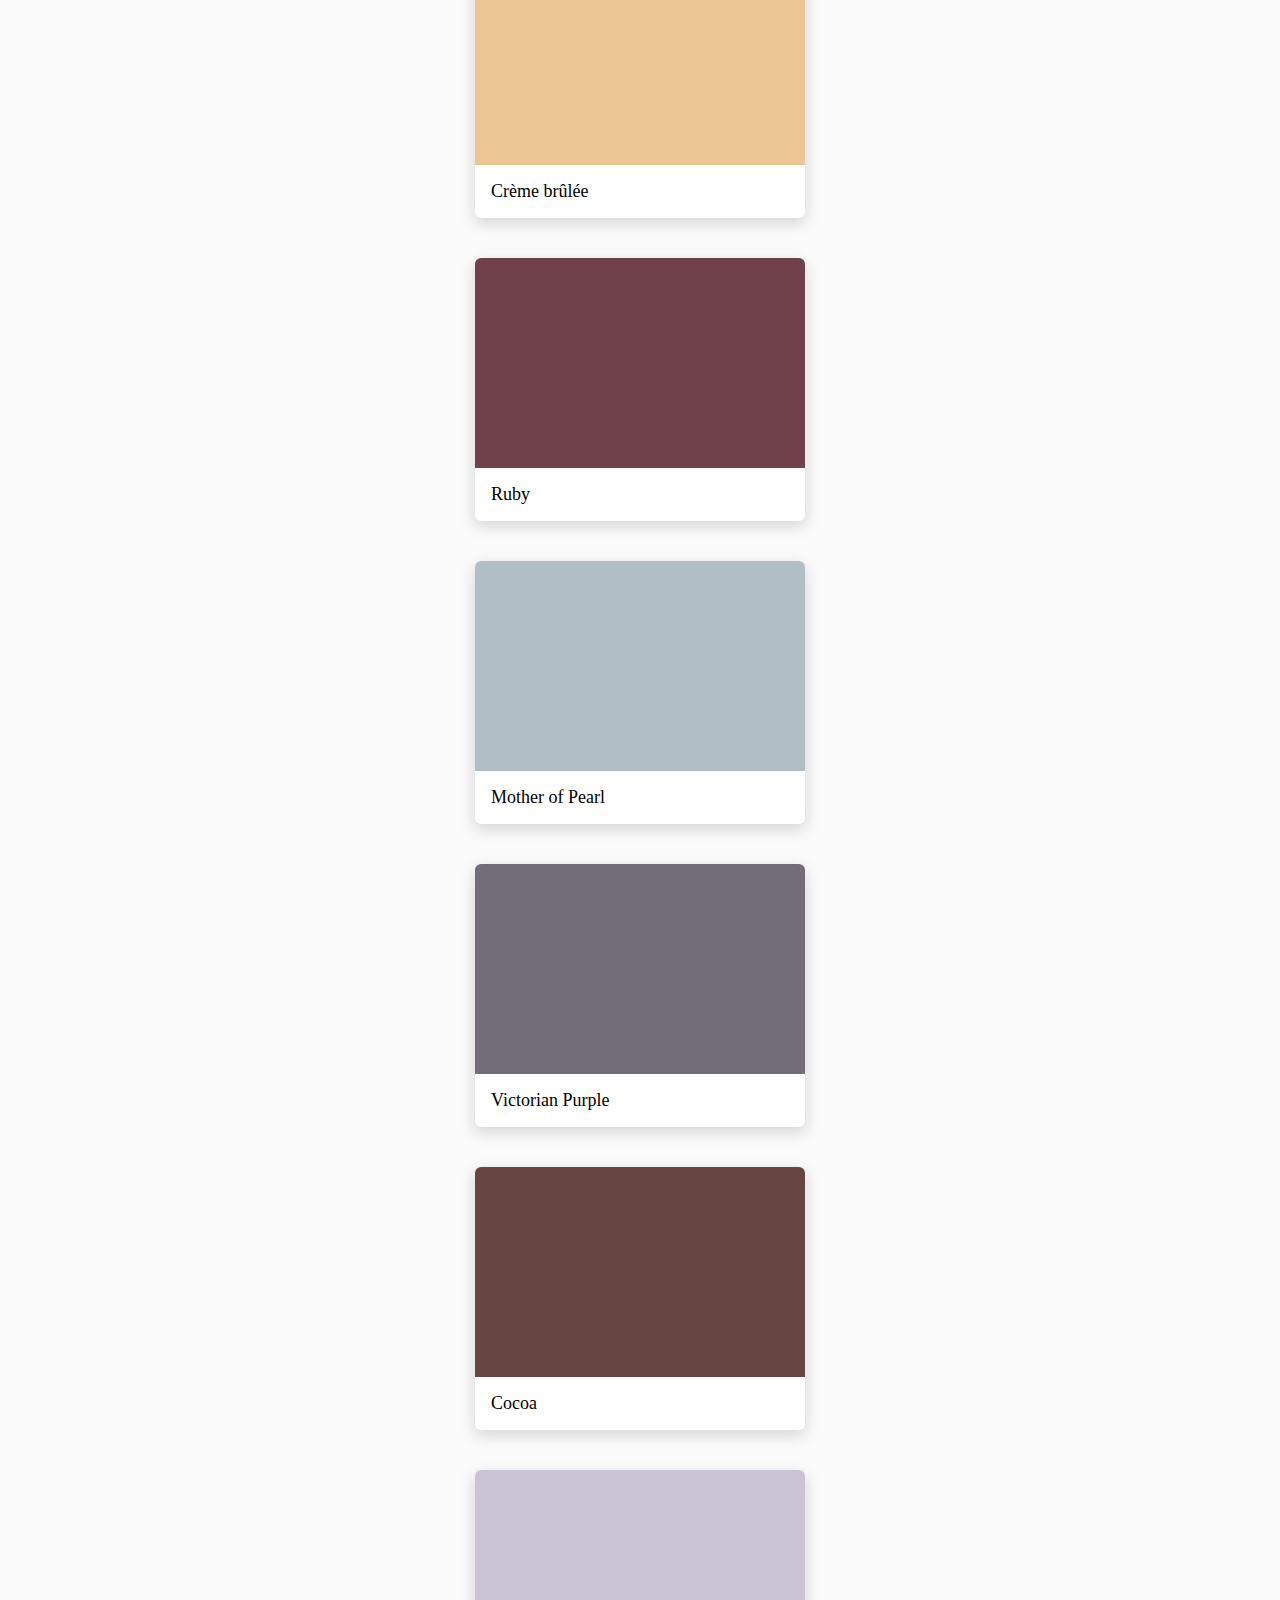
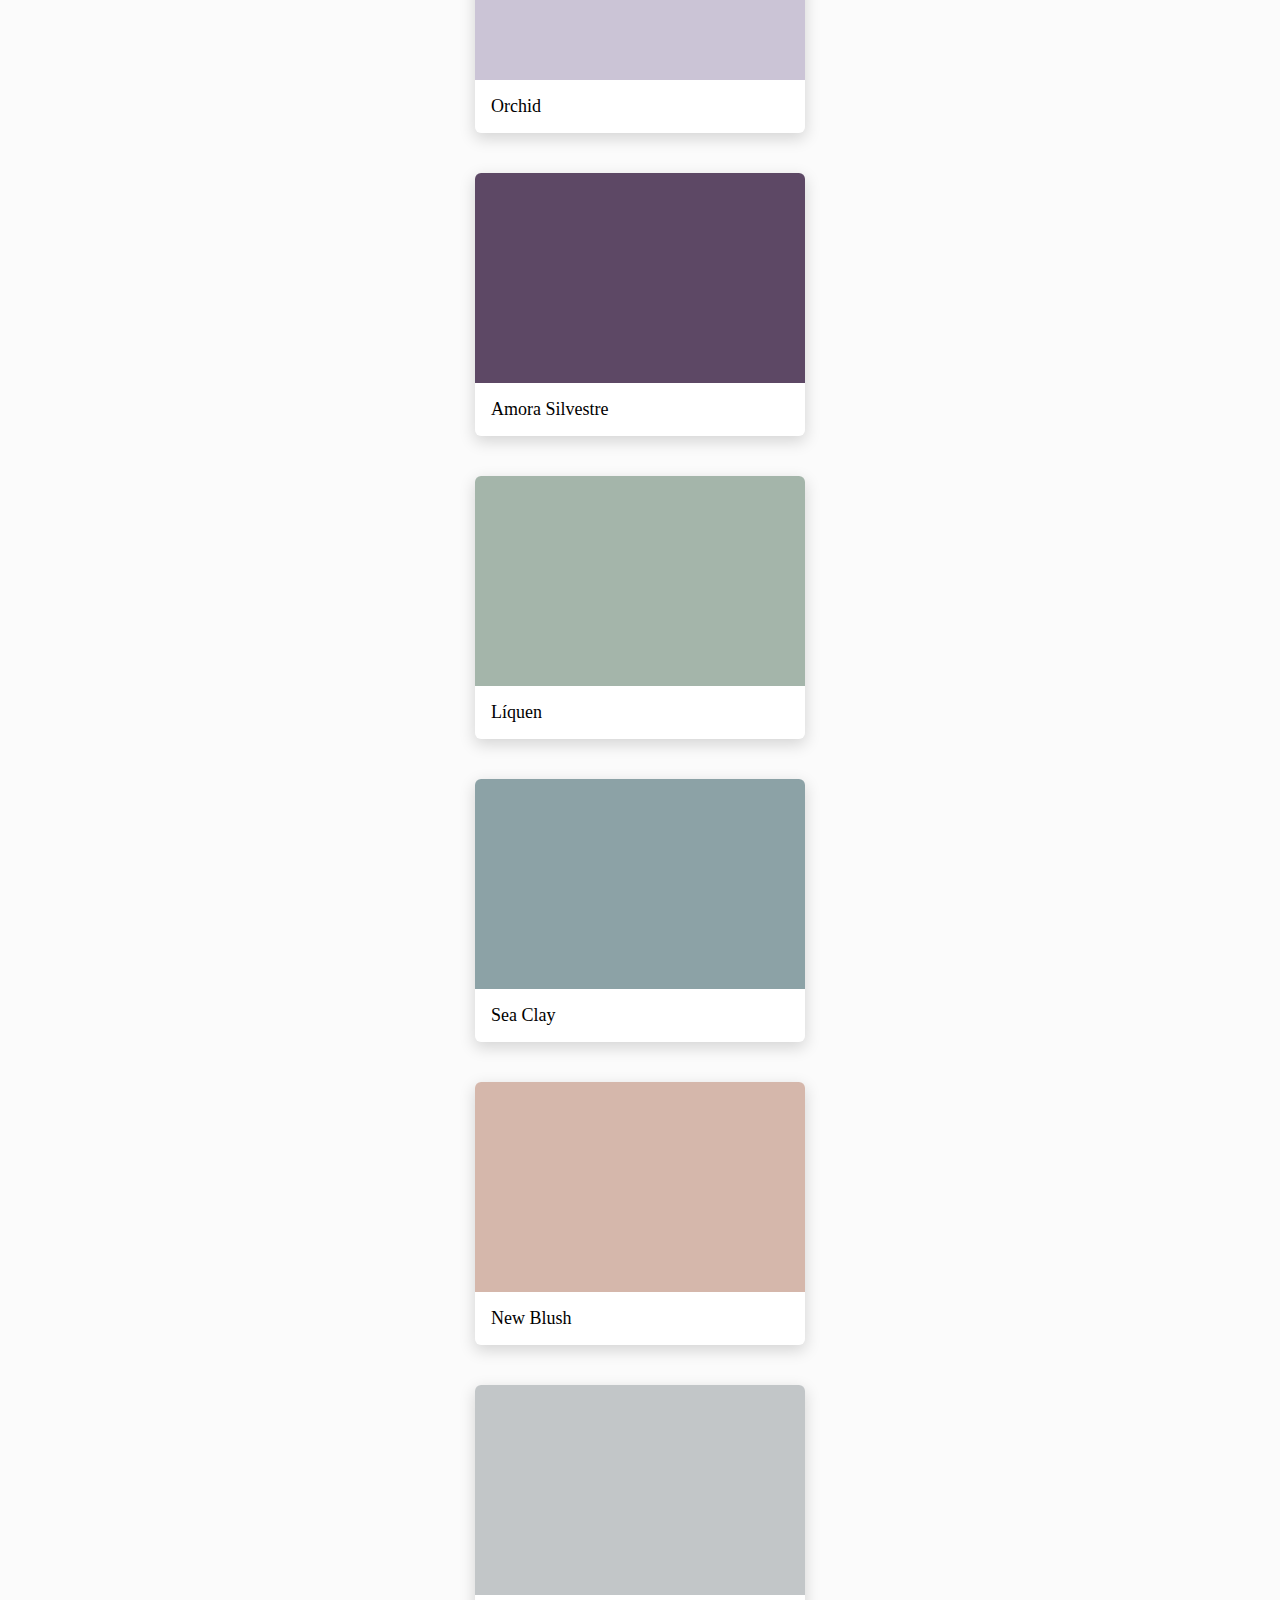
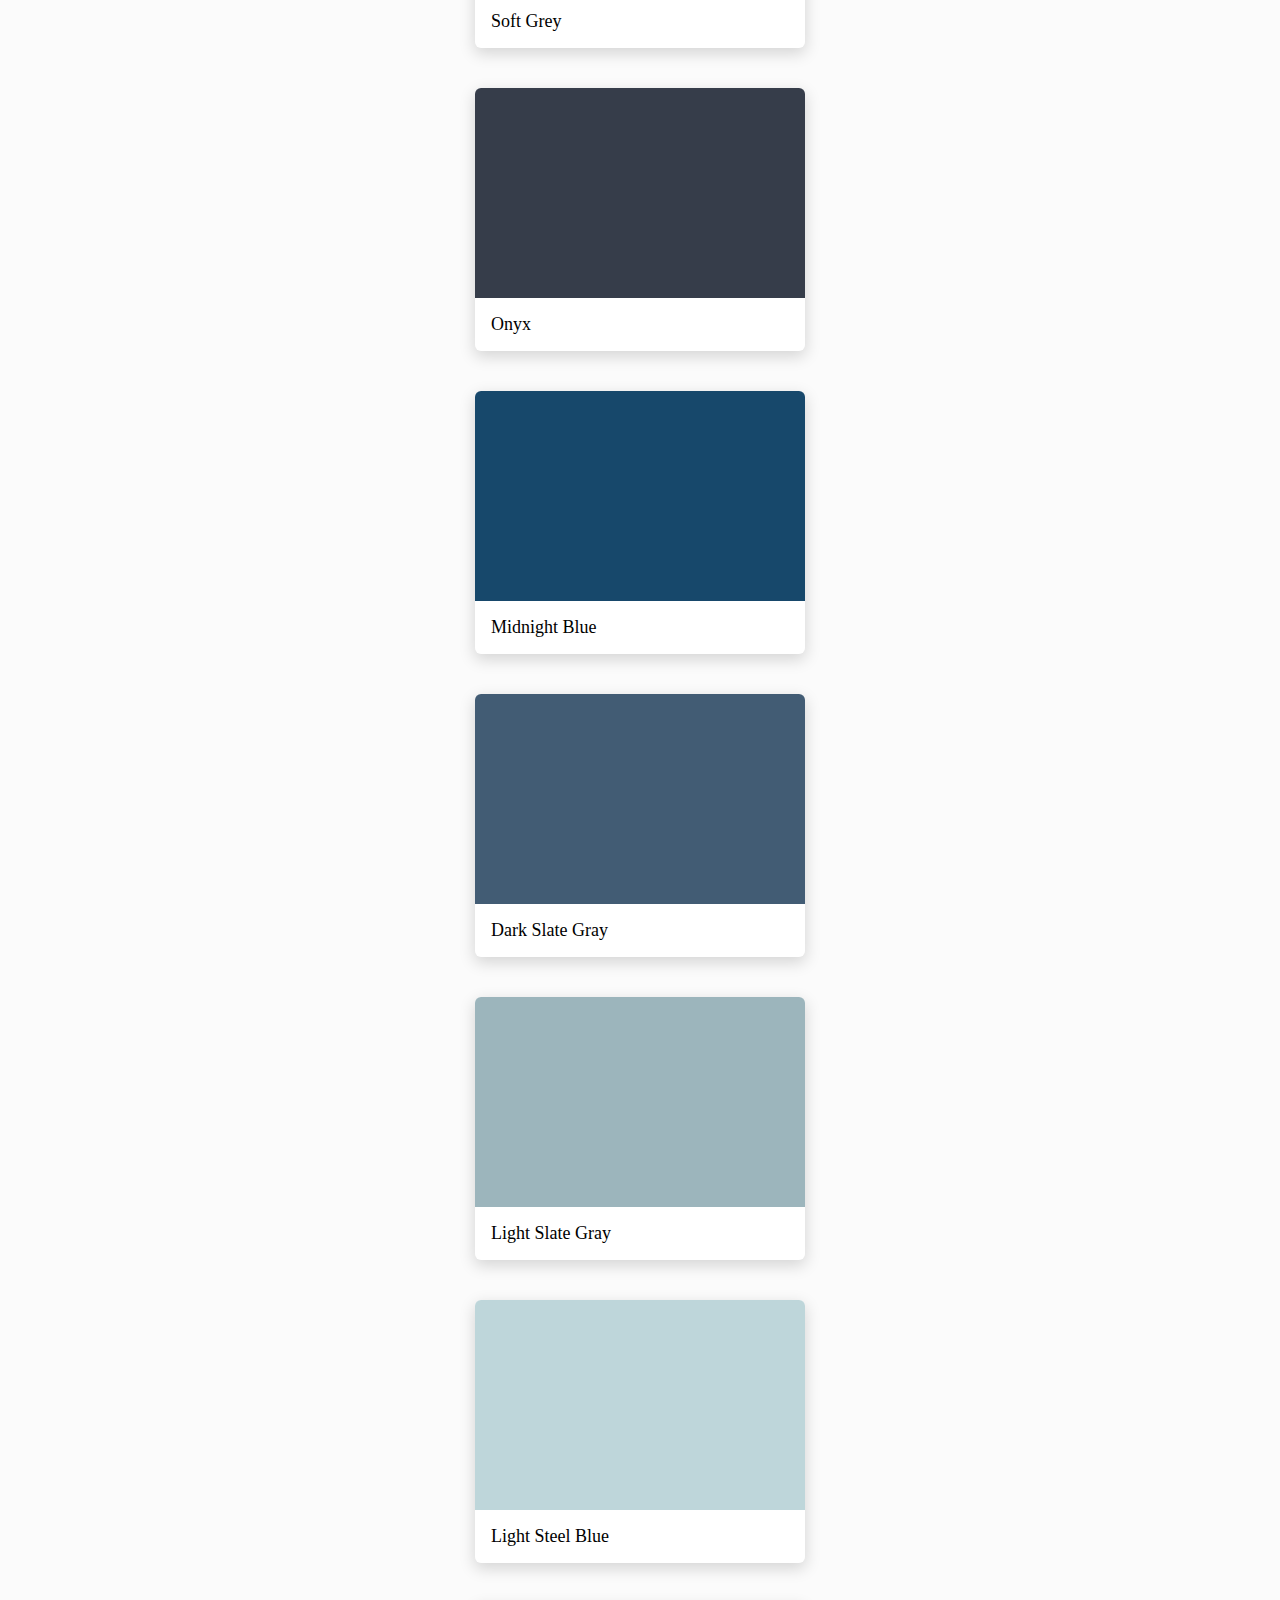
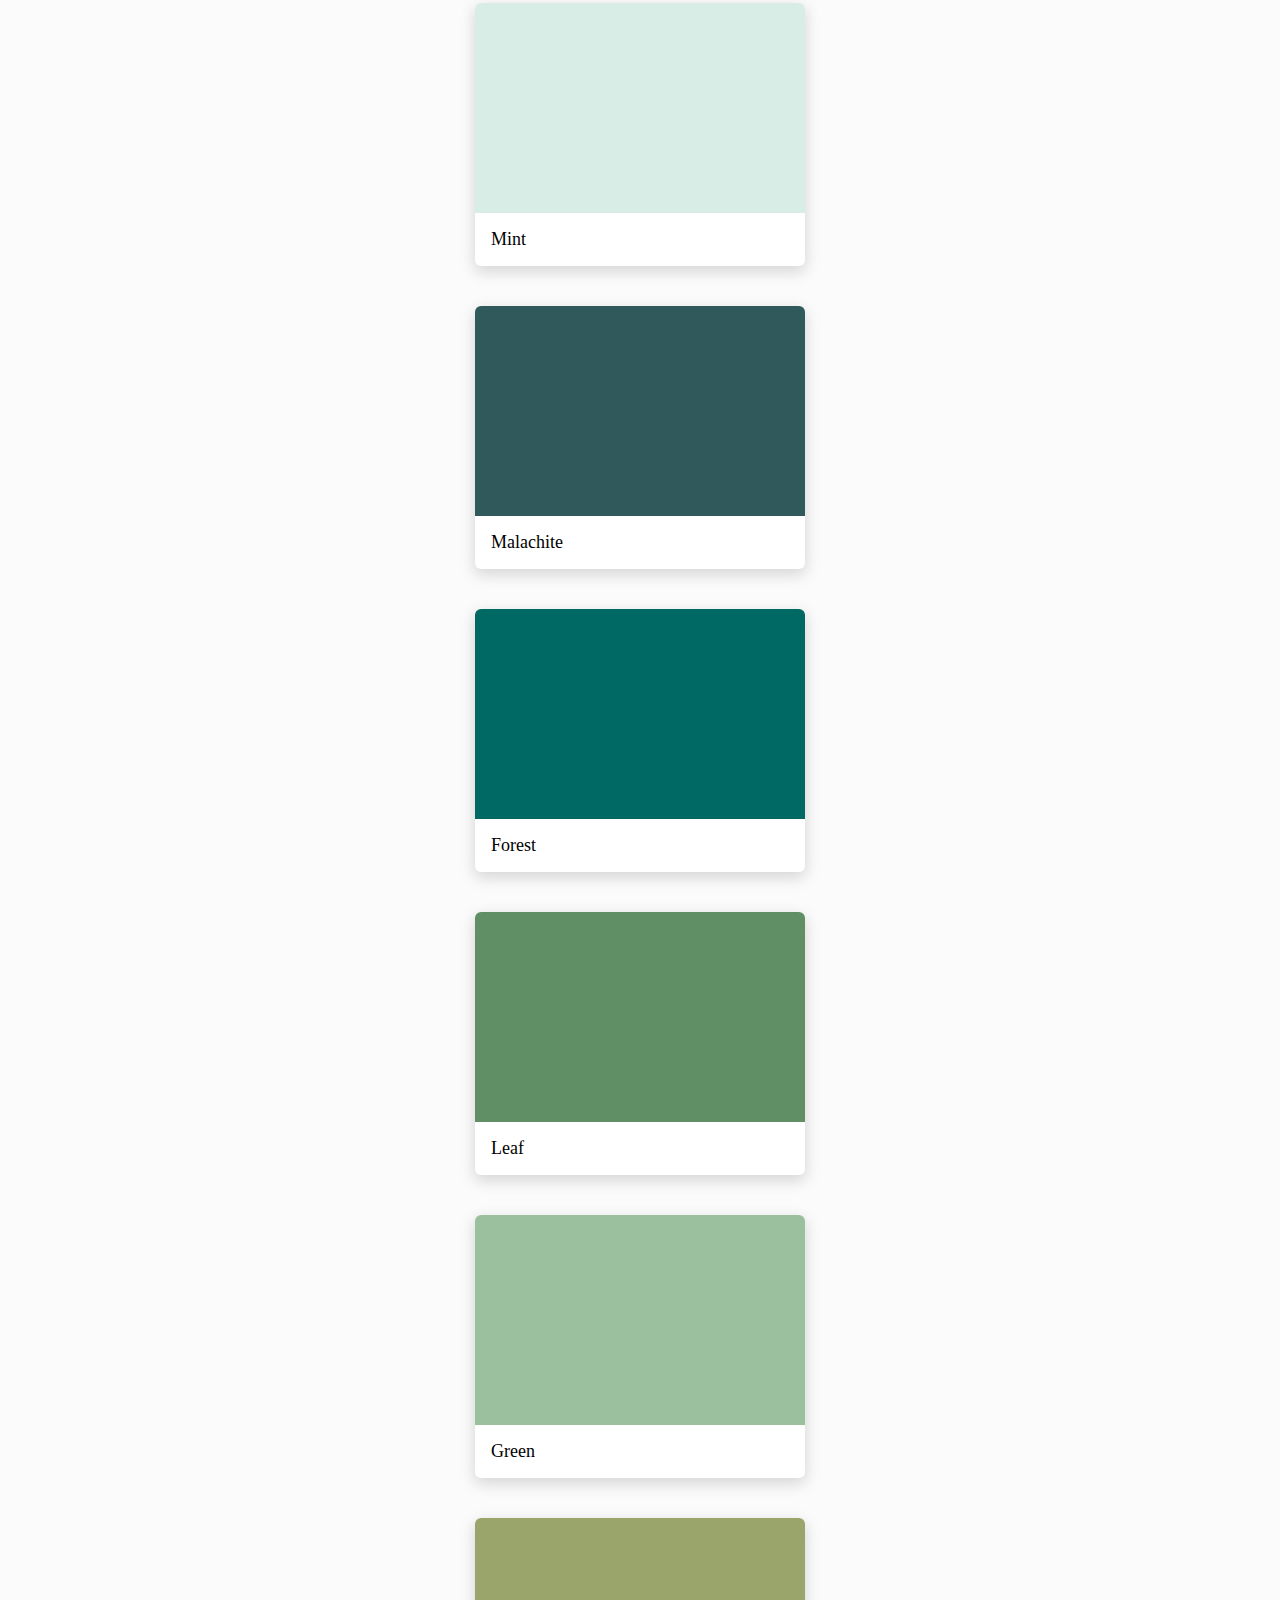
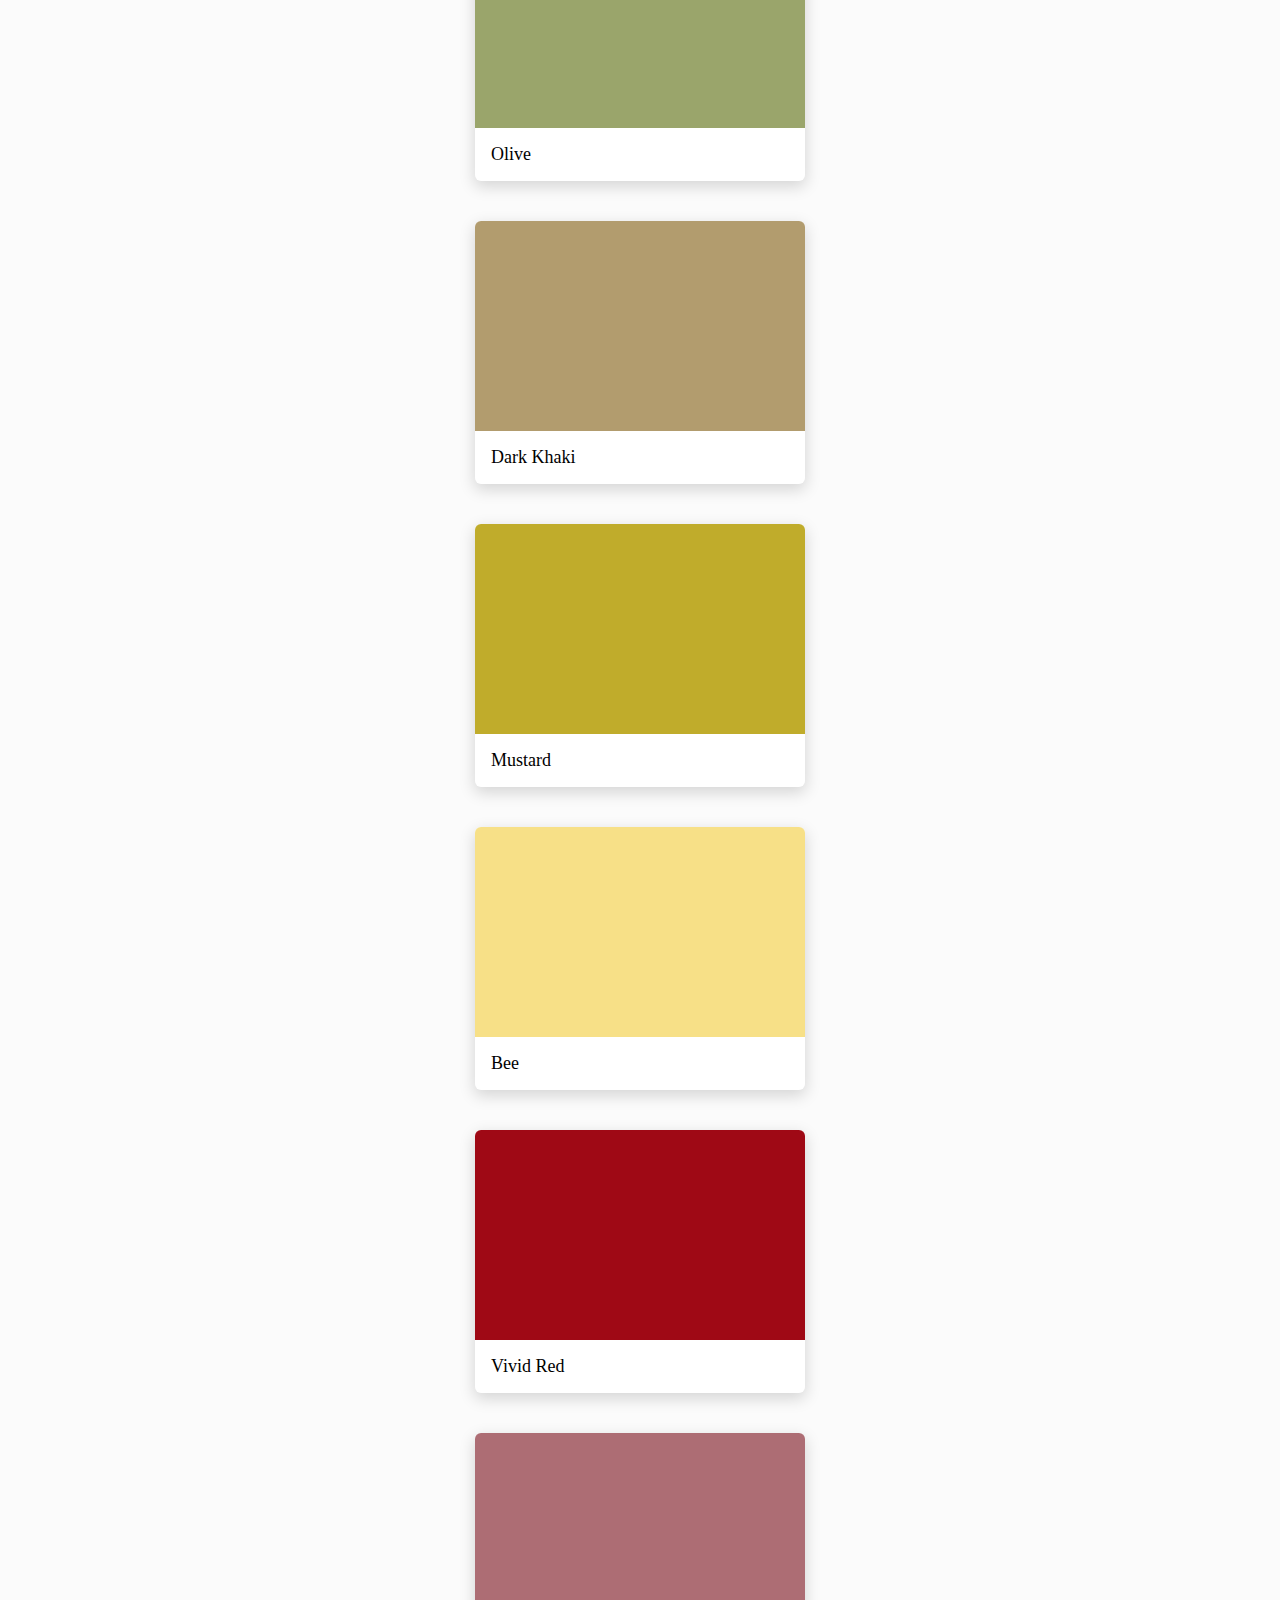
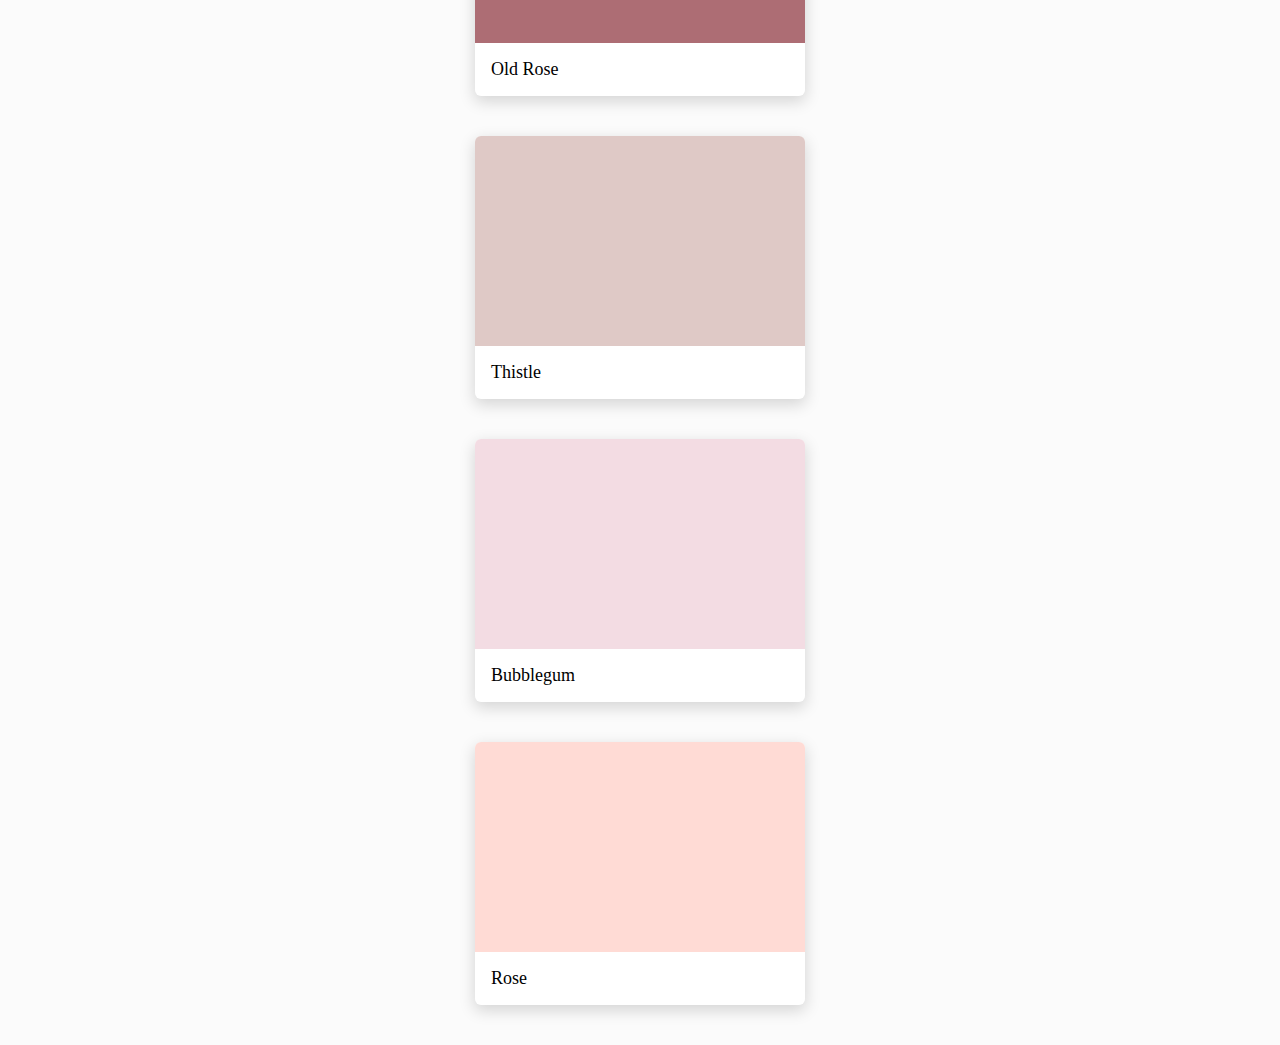
<file: WSL/tools/index.html>
<!DOCTYPE html>
<html lang="en" >
<head>
    <meta name="robots" content="noindex">
  <meta charset="UTF-8">
  <title>Color Recipes — Wolf Saint Lake</title>
  <link rel="stylesheet" href="./style.css">

</head>
<body>
<!-- partial:index.partial.html -->
<meta name="viewport" content="width=device-width, initial-scale=1" />
<div class="colors">
    <!--https://trycolors.com/remixer/-->

    <div class="overlay"></div>

    <div class="color">
        <div class="color-code" style="background-color: #6196D5;"></div>
        <h1>Budapest Hotel Blue</h1>
        <div class="color-recipe">
            <span class="pink">40</span>
            <span class="yellow"></span>
            <span class="blue">53</span>
            <span class="red">2</span>
            <span class="green"></span>
            <span class="black">5</span>
            <span class="white"></span>
        </div>
    </div>
    
    <div class="color">
        <div class="color-code" style="background-color: #F39DC4;"></div>
        <h1>Budapest Hotel Pink</h1>
        <div class="color-recipe">
            <span class="pink">56</span>
            <span class="yellow"></span>
            <span class="blue"></span>
            <span class="red">15</span>
            <span class="green"></span>
            <span class="black"></span>
            <span class="white">28</span>
        </div>
    </div>
    
    
    <div class="color">
        <div class="color-code" style="background-color: #007a83;"></div>
        <h1>Persian Blue</h1>
        <div class="color-recipe">
            <span class="pink"></span>
            <span class="yellow"></span>
            <span class="blue">53</span>
            <span class="red"></span>
            <span class="green">19</span>
            <span class="black">28</span>
            <span class="white"></span>
        </div>
    </div>

    <div class="color">
        <div class="color-code" style="background-color: #cdb79d;"></div>
        <h1>Dune</h1>
        <div class="color-recipe">
            <span class="pink">35</span>
            <span class="yellow">23</span>
            <span class="blue">11</span>
            <span class="red">5</span>
            <span class="green">3</span>
            <span class="black">3</span>
            <span class="white">21</span>
        </div>
    </div>

    <div class="color">
        <div class="color-code" style="background-color: #ca8d4b;"></div>
        <h1>Curry</h1>
        <div class="color-recipe">
            <span class="pink">16</span>
            <span class="yellow">28</span>
            <span class="blue">3</span>
            <span class="red">26</span>
            <span class="green">11</span>
            <span class="black">5</span>
            <span class="white">11</span>
        </div>
    </div>

    <div class="color">
        <div class="color-code" style="background-color: #edc695;"></div>
        <h1>Crème brûlée</h1>
        <div class="color-recipe">
            <span class="pink">21</span>
            <span class="yellow">28</span>
            <span class="blue">4</span>
            <span class="red">10</span>
            <span class="green">1</span>
            <span class="black"></span>
            <span class="white">36</span>
        </div>
    </div>

    <div class="color">
        <div class="color-code" style="background-color: #70414a;"></div>
        <h1>Ruby</h1>
        <div class="color-recipe">
            <span class="pink">13</span>
            <span class="yellow">1</span>
            <span class="blue">13</span>
            <span class="red">26</span>
            <span class="green">5</span>
            <span class="black">37</span>
            <span class="white">5</span>
        </div>
    </div>

    <div class="color">
        <div class="color-code" style="background-color: #b2bec5;"></div>
        <h1>Mother of Pearl</h1>
        <div class="color-recipe">
            <span class="pink">18</span>
            <span class="yellow">7</span>
            <span class="blue">19</span>
            <span class="red">2</span>
            <span class="green">1</span>
            <span class="black">8</span>
            <span class="white">44</span>
        </div>
    </div>

    <div class="color">
        <div class="color-code" style="background-color: #726d79;"></div>
        <h1>Victorian Purple</h1>
        <div class="color-recipe">
            <span class="pink">10</span>
            <span class="yellow">5</span>
            <span class="blue">30</span>
            <span class="red">19</span>
            <span class="green">3</span>
            <span class="black">22</span>
            <span class="white">10</span>
        </div>
    </div>

    <div class="color">
        <div class="color-code" style="background-color: #674641;"></div>
        <h1>Cocoa</h1>
        <div class="color-recipe">
            <span class="pink">9</span>
            <span class="yellow">2</span>
            <span class="blue">4</span>
            <span class="red">17</span>
            <span class="green">7</span>
            <span class="black">48</span>
            <span class="white">13</span>
        </div>
    </div>

    <div class="color">
        <div class="color-code" style="background-color: #cbc4d6;"></div>
        <h1>Orchid</h1>
        <div class="color-recipe">
            <span class="pink">38</span>
            <span class="yellow">2</span>
            <span class="blue">5</span>
            <span class="red">2</span>
            <span class="green">8</span>
            <span class="black"></span>
            <span class="white">42</span>
        </div>
    </div>

    <div class="color">
        <div class="color-code" style="background-color: #5d4865;"></div>
        <h1>Amora Silvestre</h1>
        <div class="color-recipe">
            <span class="pink">23</span>
            <span class="yellow"></span>
            <span class="blue">20</span>
            <span class="red">14</span>
            <span class="green"></span>
            <span class="black">42</span>
            <span class="white">1</span>
        </div>
    </div>

    <div class="color">
        <div class="color-code" style="background-color: #a4b5aa;"></div>
        <h1>Líquen</h1>
        <div class="color-recipe">
            <span class="pink">26</span>
            <span class="yellow">18</span>
            <span class="blue">26</span>
            <span class="red">3</span>
            <span class="green">3</span>
            <span class="black">5</span>
            <span class="white">21</span>
        </div>
    </div>

    <div class="color">
        <div class="color-code" style="background-color: #8ca2a6;"></div>
        <h1>Sea Clay</h1>
        <div class="color-recipe">
            <span class="pink">12</span>
            <span class="yellow">4</span>
            <span class="blue">22</span>
            <span class="red">6</span>
            <span class="green">6</span>
            <span class="black">16</span>
            <span class="white">34</span>
        </div>
    </div>

    <div class="color">
        <div class="color-code" style="background-color: #d5b7ab;"></div>
        <h1>New Blush</h1>
        <div class="color-recipe">
            <span class="pink">28</span>
            <span class="yellow">11</span>
            <span class="blue">2</span>
            <span class="red">5</span>
            <span class="green">6</span>
            <span class="black">8</span>
            <span class="white">41</span>
        </div>
    </div>

    <div class="color">
        <div class="color-code" style="background-color: #c2c6c8;"></div>
        <h1>Soft Grey</h1>
        <div class="color-recipe">
            <span class="pink">2</span>
            <span class="yellow">2</span>
            <span class="blue">11</span>
            <span class="red">6</span>
            <span class="green">2</span>
            <span class="black">11</span>
            <span class="white">67</span>
        </div>
    </div>

    <div class="color">
        <div class="color-code" style="background-color: #363d4a;"></div>
        <h1>Onyx</h1>
        <div class="color-recipe">
            <span class="pink">9</span>
            <span class="yellow"></span>
            <span class="blue">20</span>
            <span class="red">11</span>
            <span class="green">5</span>
            <span class="black">53</span>
            <span class="white">2</span>
        </div>
    </div>

    <div class="color">
        <div class="color-code" style="background-color: #17486b;"></div>
        <h1>Midnight Blue</h1>
        <div class="color-recipe">
            <span class="pink">10</span>
            <span class="yellow"></span>
            <span class="blue">35</span>
            <span class="red"></span>
            <span class="green"></span>
            <span class="black">55</span>
            <span class="white"></span>
        </div>
    </div>

    <div class="color">
        <div class="color-code" style="background-color: #425c74;"></div>
        <h1>Dark Slate Gray</h1>
        <div class="color-recipe">
            <span class="pink">22</span>
            <span class="yellow">1</span>
            <span class="blue">26</span>
            <span class="red">3</span>
            <span class="green">4</span>
            <span class="black">42</span>
            <span class="white">1</span>
        </div>
    </div>

    <div class="color">
        <div class="color-code" style="background-color: #9cb5bc;"></div>
        <h1>Light Slate Gray</h1>
        <div class="color-recipe">
            <span class="pink">24</span>
            <span class="yellow">3</span>
            <span class="blue">19</span>
            <span class="red">3</span>
            <span class="green">12</span>
            <span class="black">6</span>
            <span class="white">34</span>
        </div>
    </div>

    <div class="color">
        <div class="color-code" style="background-color: #bed6da;"></div>
        <h1>Light Steel Blue</h1>
        <div class="color-recipe">
            <span class="pink">16</span>
            <span class="yellow">7</span>
            <span class="blue">19</span>
            <span class="red"></span>
            <span class="green">5</span>
            <span class="black"></span>
            <span class="white">51</span>
        </div>
    </div>

    <div class="color">
        <div class="color-code" style="background-color: #d8ede6;"></div>
        <h1>Mint</h1>
        <div class="color-recipe">
            <span class="pink">1</span>
            <span class="yellow">4</span>
            <span class="blue">10</span>
            <span class="red"></span>
            <span class="green">4</span>
            <span class="black">1</span>
            <span class="white">79</span>
        </div>
    </div>

    <div class="color">
        <div class="color-code" style="background-color: #2f595b;"></div>
        <h1>Malachite</h1>
        <div class="color-recipe">
            <span class="pink">3</span>
            <span class="yellow">1</span>
            <span class="blue">23</span>
            <span class="red">4</span>
            <span class="green">10</span>
            <span class="black">48</span>
            <span class="white">10</span>
        </div>
    </div>

    <div class="color">
        <div class="color-code" style="background-color: #006964;"></div>
        <h1>Forest</h1>
        <div class="color-recipe">
            <span class="pink"></span>
            <span class="yellow"></span>
            <span class="blue">39</span>
            <span class="red"></span>
            <span class="green">23</span>
            <span class="black">38</span>
            <span class="white"></span>
        </div>
    </div>

    <div class="color">
        <div class="color-code" style="background-color: #608f65;"></div>
        <h1>Leaf</h1>
        <div class="color-recipe">
            <span class="pink">12</span>
            <span class="yellow">12</span>
            <span class="blue">19</span>
            <span class="red">7</span>
            <span class="green">26</span>
            <span class="black">16</span>
            <span class="white">7</span>
        </div>
    </div>

    <div class="color">
        <div class="color-code" style="background-color: #9bc09d;"></div>
        <h1>Green</h1>
        <div class="color-recipe">
            <span class="pink">22</span>
            <span class="yellow">14</span>
            <span class="blue">14</span>
            <span class="red"></span>
            <span class="green">20</span>
            <span class="black">3</span>
            <span class="white">27</span>
        </div>
    </div>

    <div class="color">
        <div class="color-code" style="background-color: #9aa56b;"></div>
        <h1>Olive</h1>
        <div class="color-recipe">
            <span class="pink">11</span>
            <span class="yellow">15</span>
            <span class="blue">9</span>
            <span class="red">15</span>
            <span class="green">27</span>
            <span class="black">2</span>
            <span class="white">20</span>
        </div>
    </div>

    <div class="color">
        <div class="color-code" style="background-color: #b29c6e;"></div>
        <h1>Dark Khaki</h1>
        <div class="color-recipe">
            <span class="pink">15</span>
            <span class="yellow">21</span>
            <span class="blue">15</span>
            <span class="red">20</span>
            <span class="green">12</span>
            <span class="black">2</span>
            <span class="white">15</span>
        </div>
    </div>

    <div class="color">
        <div class="color-code" style="background-color: #c0ac2b;"></div>
        <h1>Mustard</h1>
        <div class="color-recipe">
            <span class="pink">4</span>
            <span class="yellow">53</span>
            <span class="blue"></span>
            <span class="red">6</span>
            <span class="green">6</span>
            <span class="black">18</span>
            <span class="white">12</span>
        </div>
    </div>

    <div class="color">
        <div class="color-code" style="background-color: #f7e087;"></div>
        <h1>Bee</h1>
        <div class="color-recipe">
            <span class="pink">11</span>
            <span class="yellow">41</span>
            <span class="blue"></span>
            <span class="red">2</span>
            <span class="green"></span>
            <span class="black">2</span>
            <span class="white">43</span>
        </div>
    </div>

    <div class="color">
        <div class="color-code" style="background-color: #9f0915;"></div>
        <h1>Vivid Red</h1>
        <div class="color-recipe">
            <span class="pink">8</span>
            <span class="yellow"></span>
            <span class="blue"></span>
            <span class="red">57</span>
            <span class="green"></span>
            <span class="black">35</span>
            <span class="white"></span>
        </div>
    </div>

    <div class="color">
        <div class="color-code" style="background-color: #ad6d74;"></div>
        <h1>Old Rose</h1>
        <div class="color-recipe">
            <span class="pink">31</span>
            <span class="yellow">1</span>
            <span class="blue">4</span>
            <span class="red">25</span>
            <span class="green">10</span>
            <span class="black">15</span>
            <span class="white">13</span>
        </div>
    </div>

    <div class="color">
        <div class="color-code" style="background-color: #dfc9c6;"></div>
        <h1>Thistle</h1>
        <div class="color-recipe">
            <span class="pink">27</span>
            <span class="yellow">10</span>
            <span class="blue">4</span>
            <span class="red">2</span>
            <span class="green"></span>
            <span class="black">6</span>
            <span class="white">51</span>
        </div>
    </div>

    <div class="color">
        <div class="color-code" style="background-color: #f3dce3;"></div>
        <h1>Bubblegum</h1>
        <div class="color-recipe">
            <span class="pink">18</span>
            <span class="yellow">3</span>
            <span class="blue">3</span>
            <span class="red">5</span>
            <span class="green"></span>
            <span class="black"></span>
            <span class="white">70</span>
        </div>
    </div>

    <div class="color">
        <div class="color-code" style="background-color: #ffdbd5;"></div>
        <h1>Rose</h1>
        <div class="color-recipe">
            <span class="pink">2</span>
            <span class="yellow">3</span>
            <span class="blue"></span>
            <span class="red">13</span>
            <span class="green"></span>
            <span class="black"></span>
            <span class="white">82</span>
        </div>
    </div>
</div>
<!-- partial -->
  <script src='https://cdnjs.cloudflare.com/ajax/libs/jquery/3.5.1/jquery.min.js'></script><script  src="./script.js"></script>

</body>
</html>
</file>
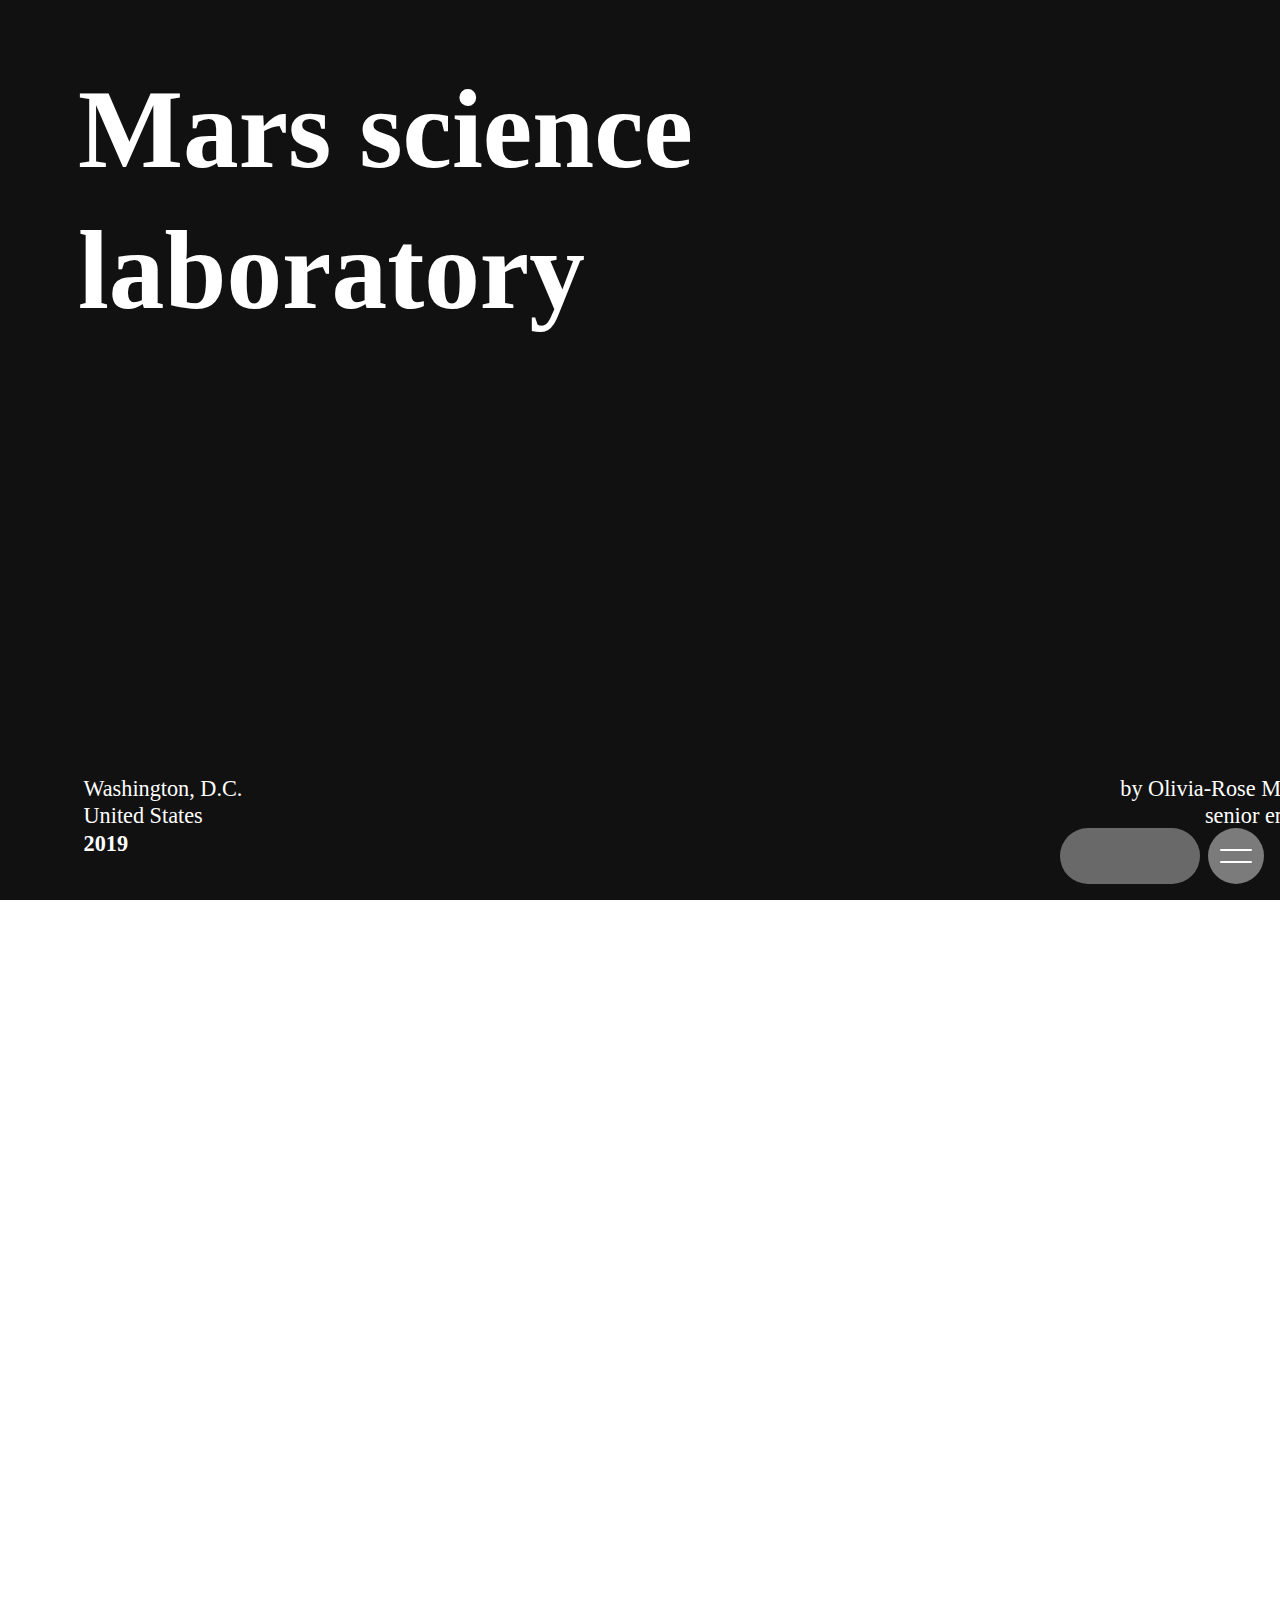
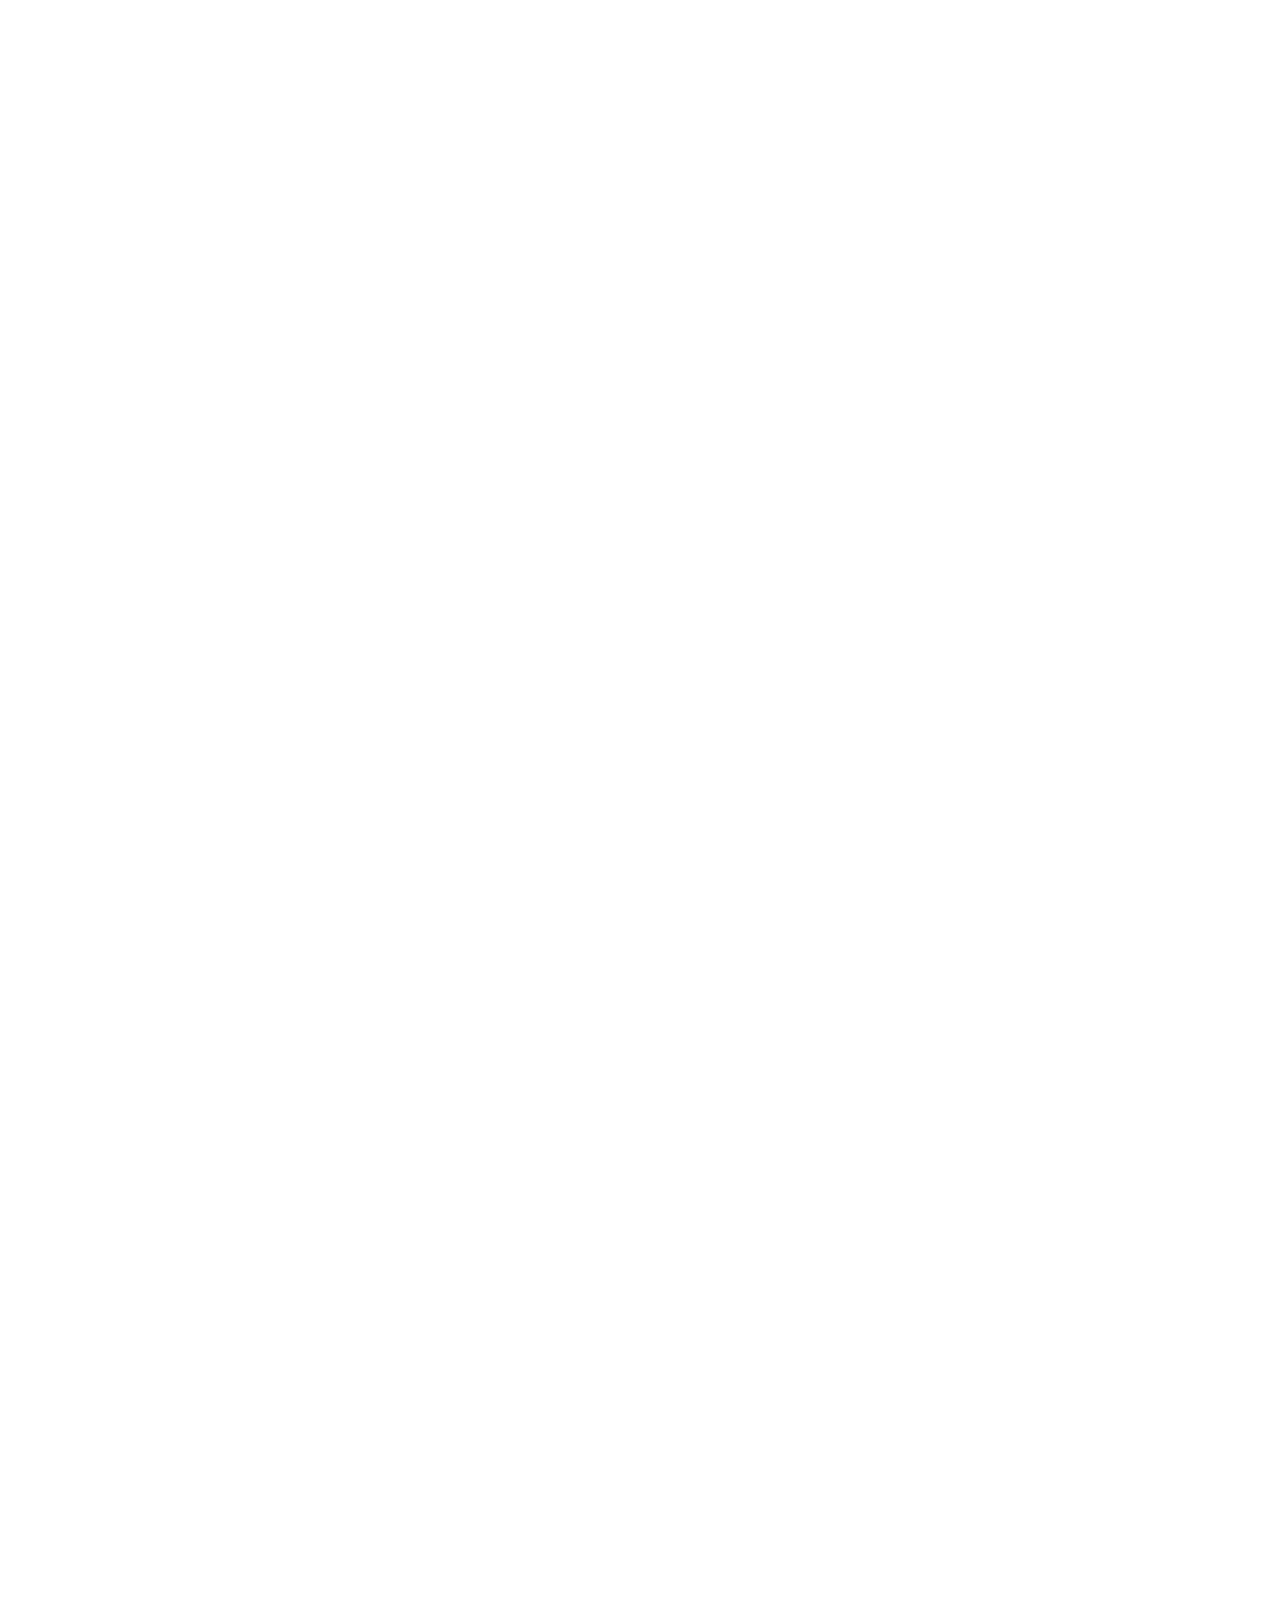
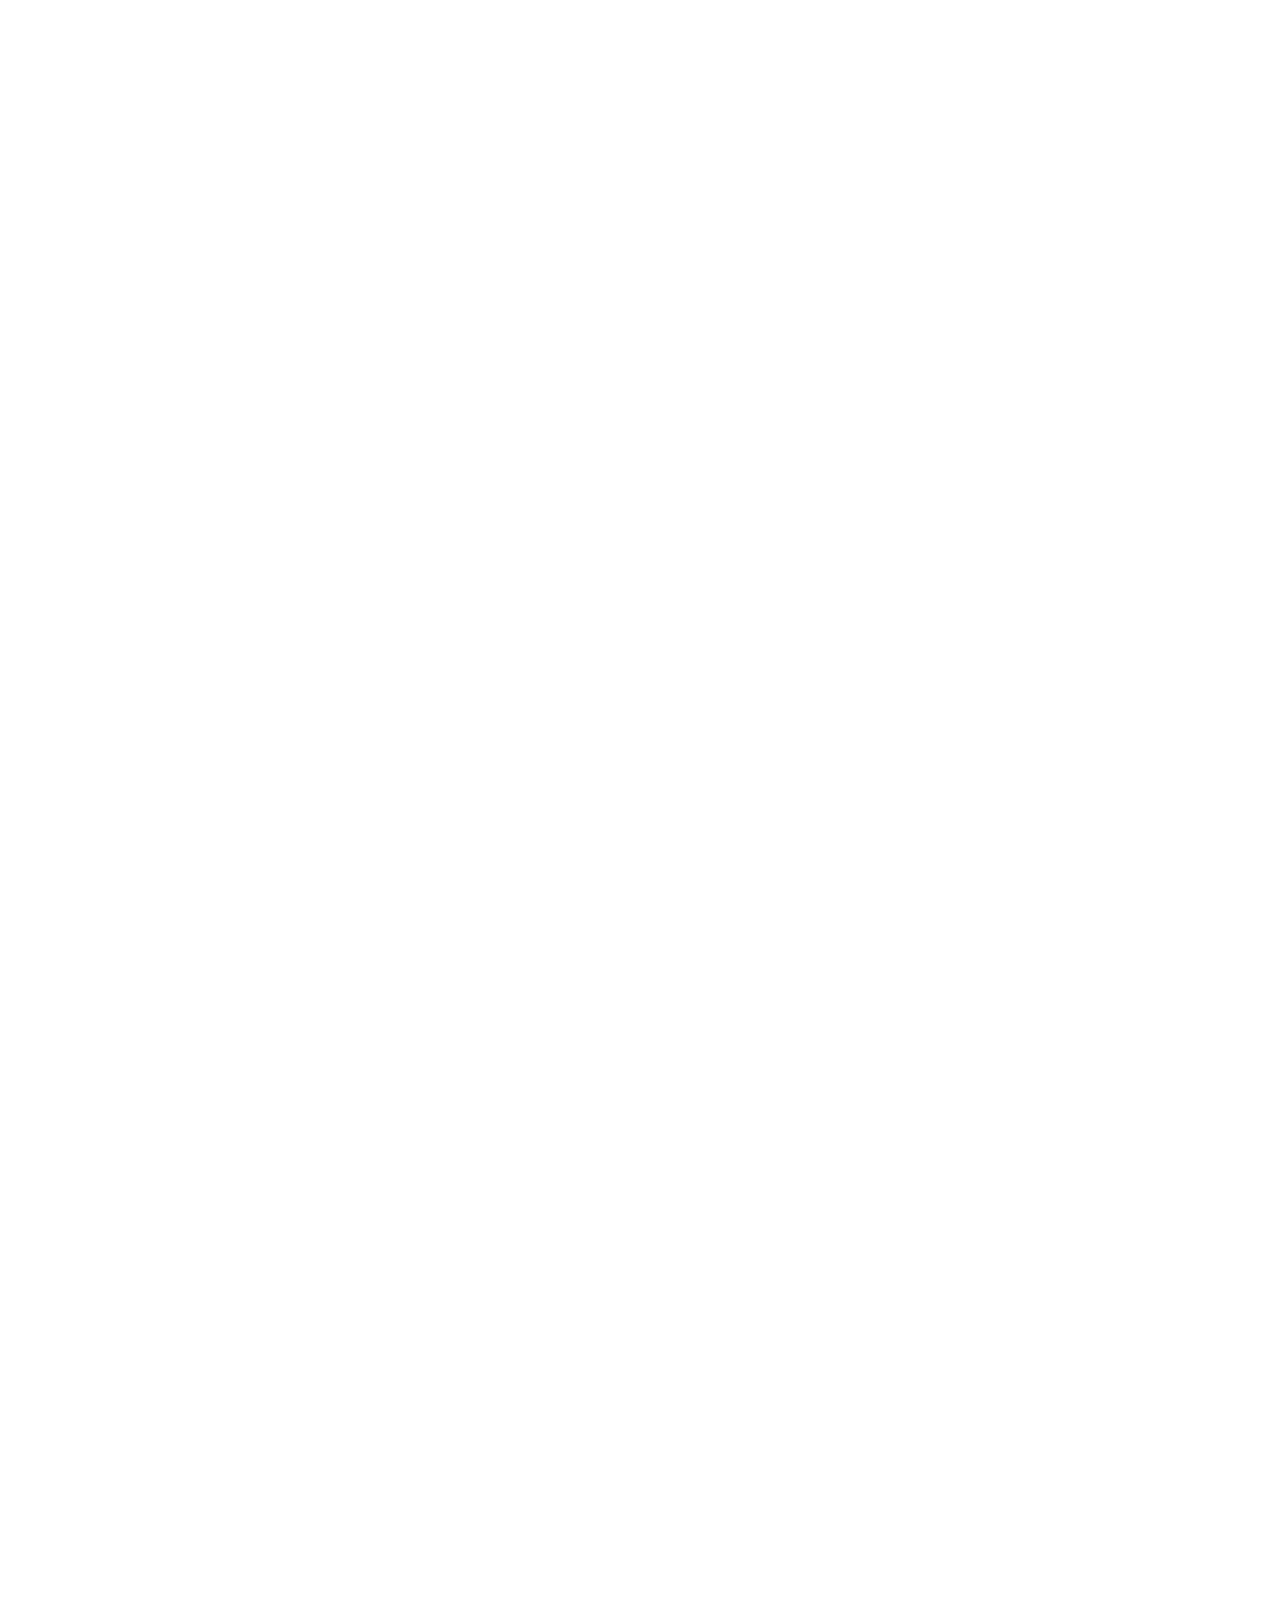
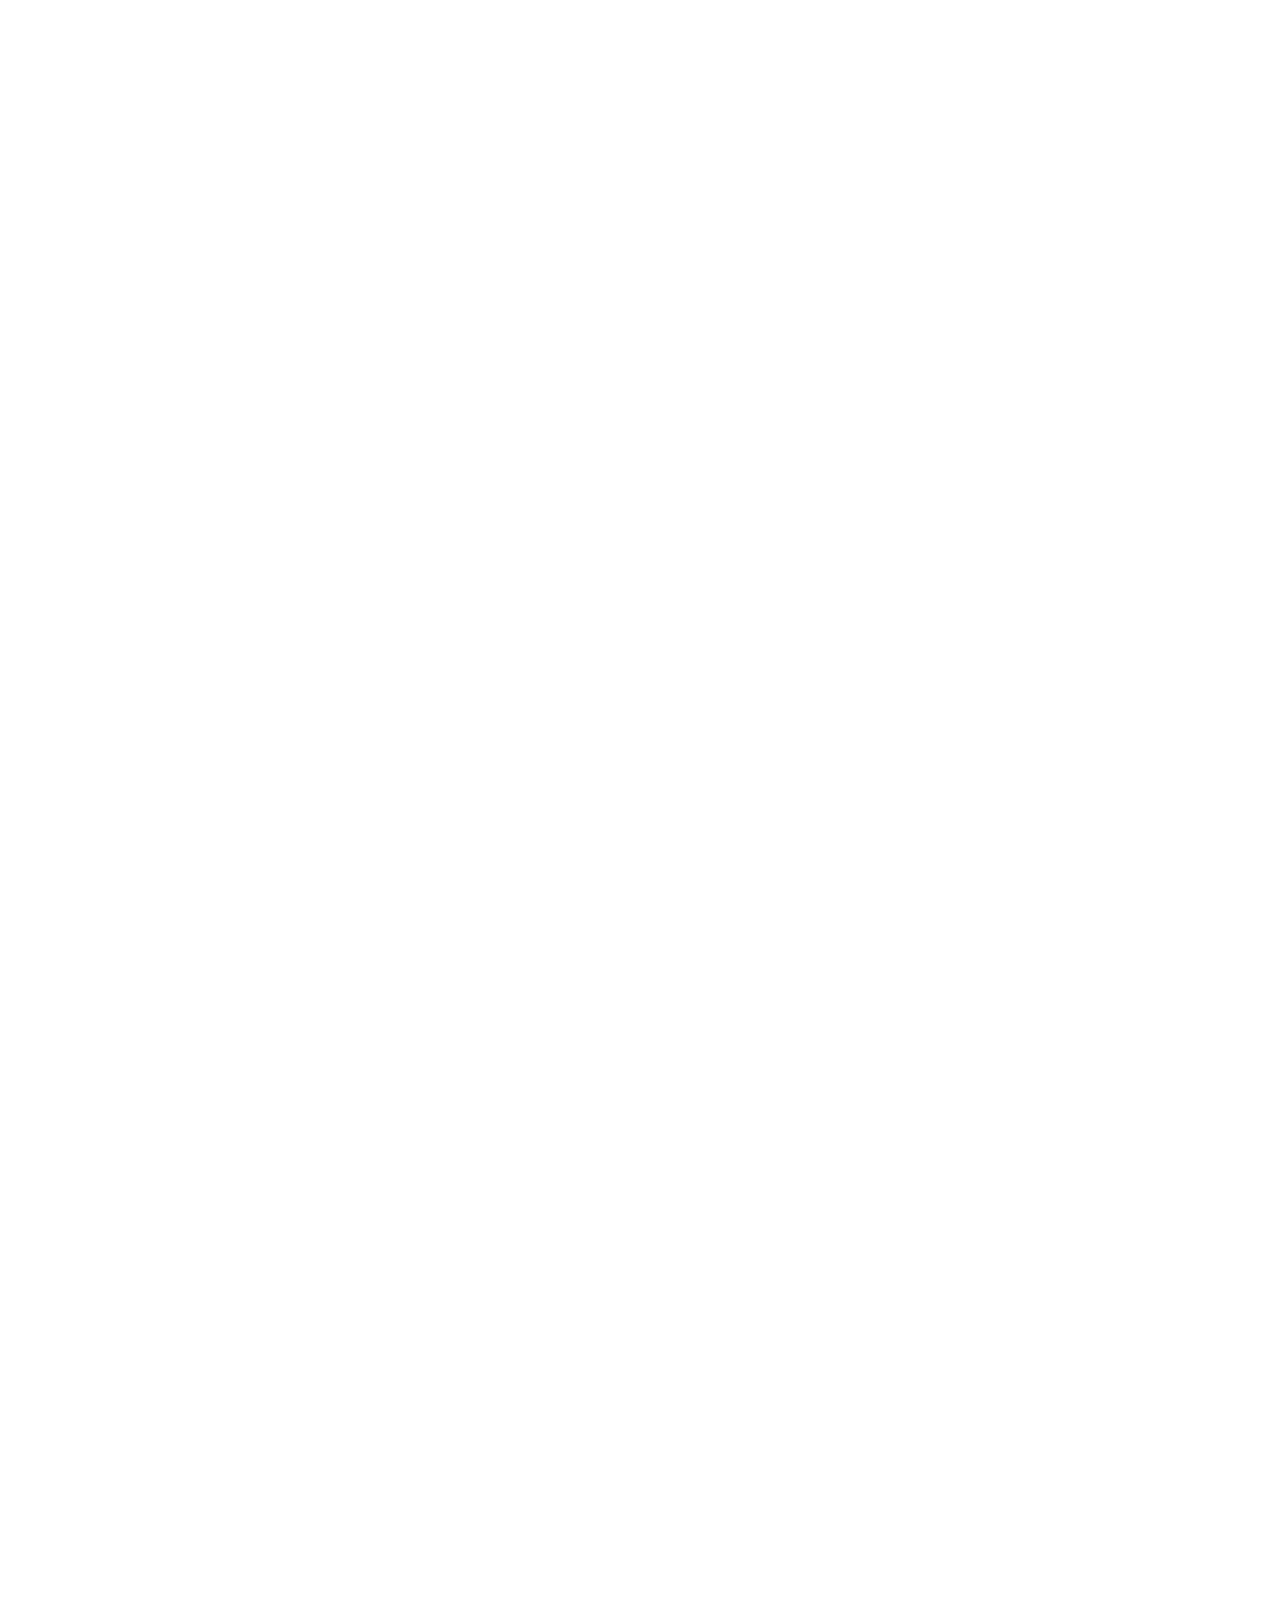
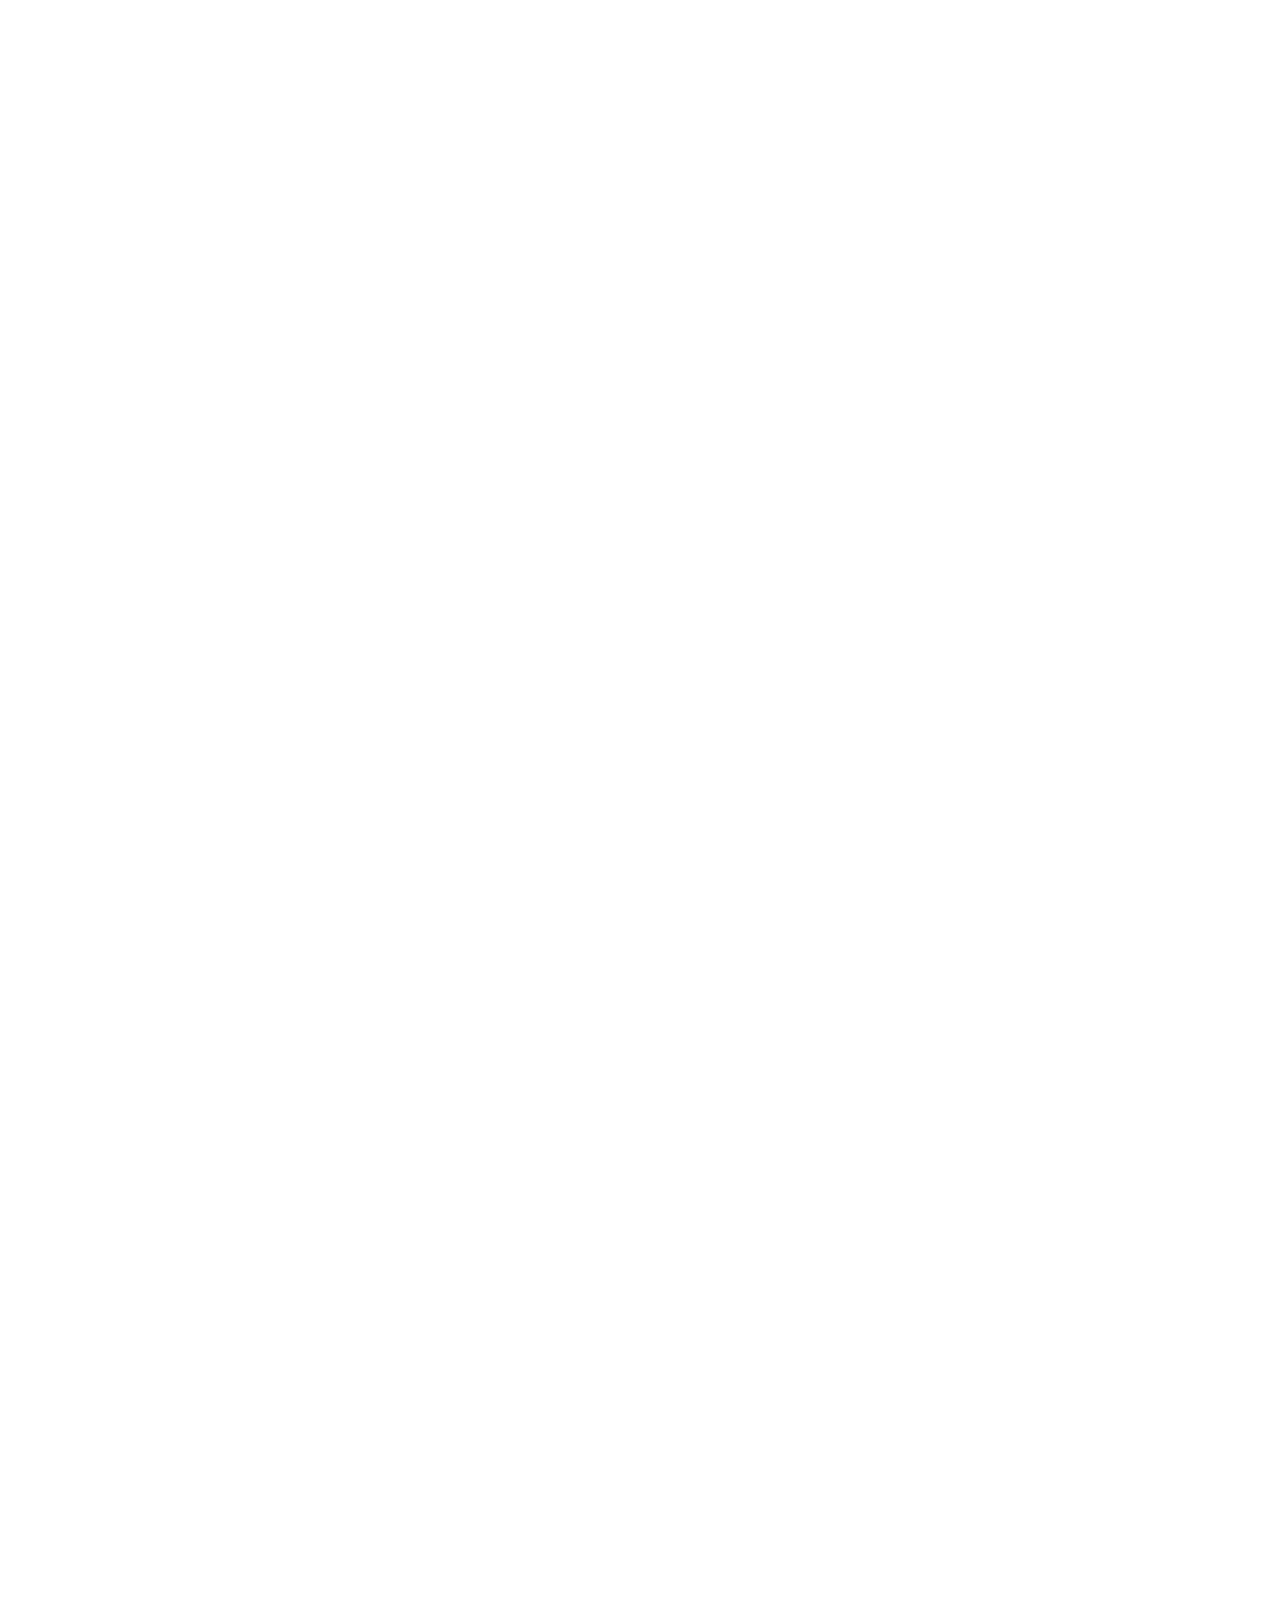
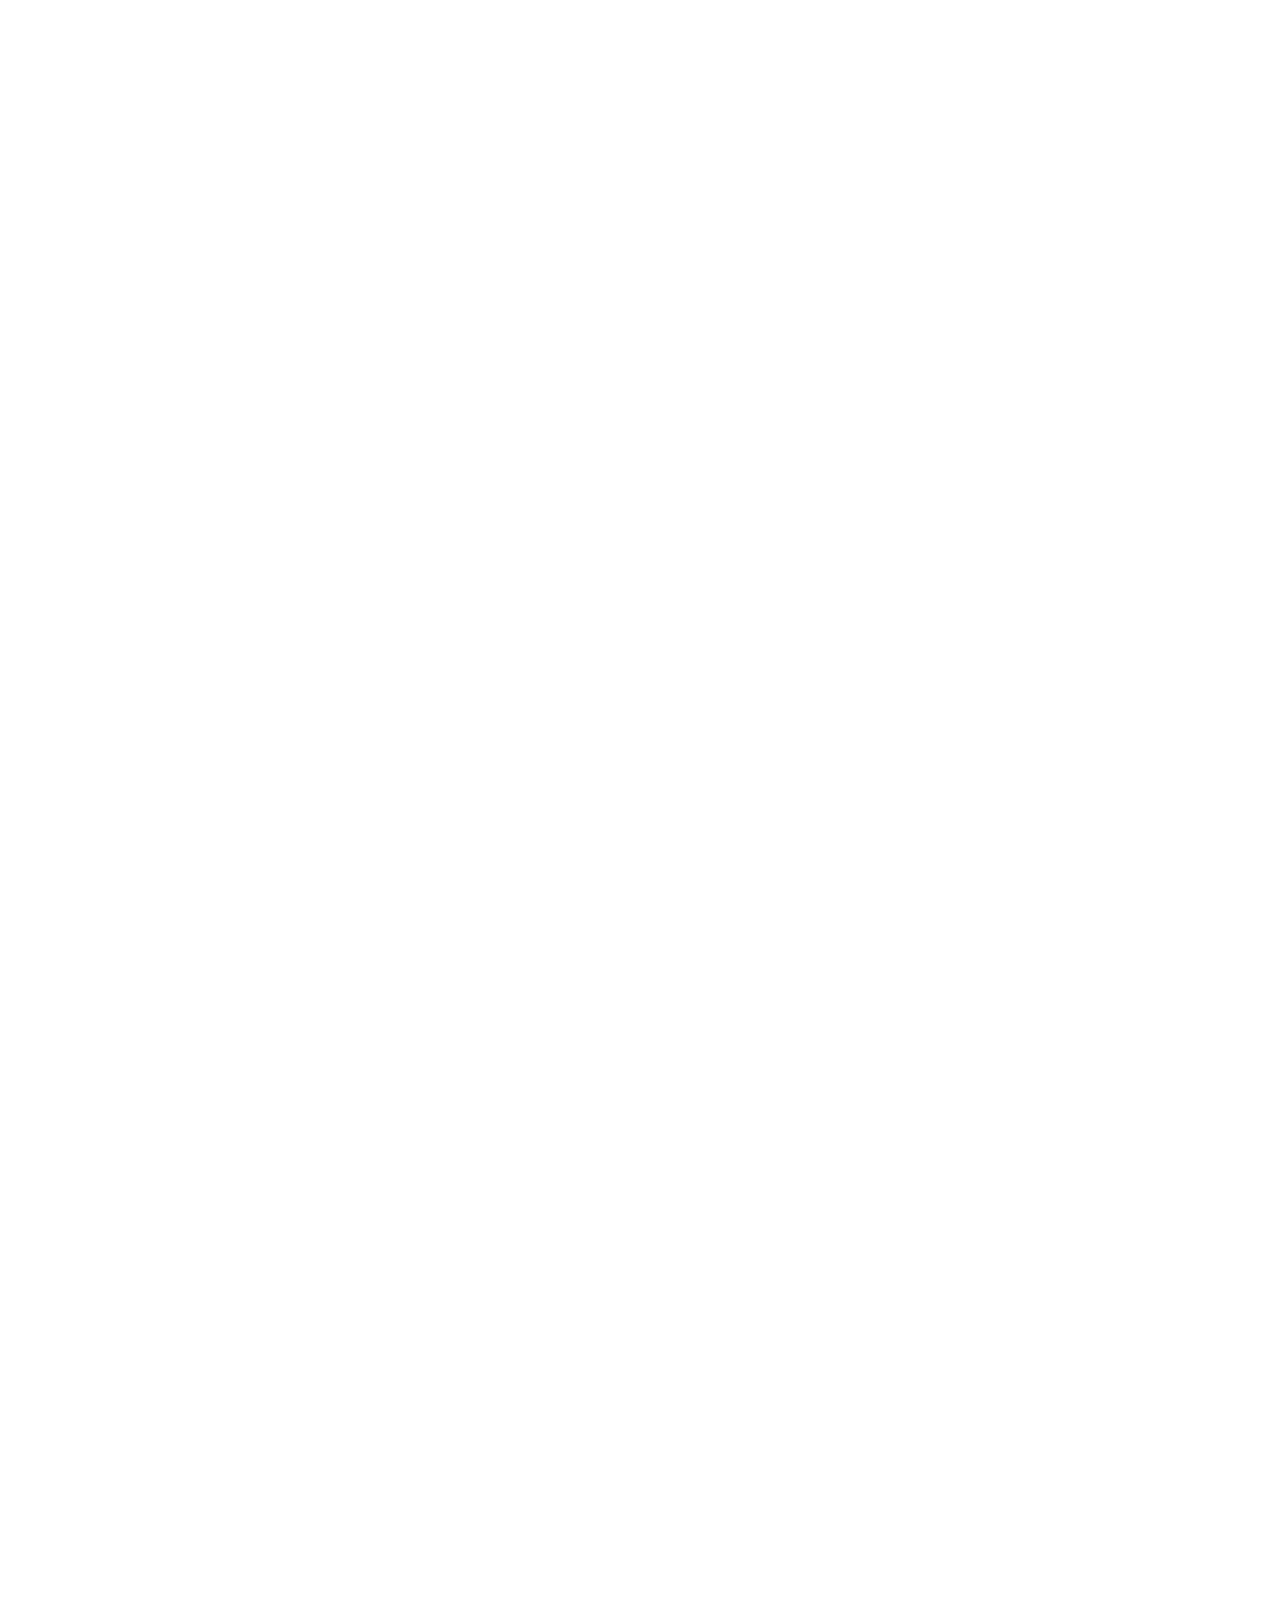
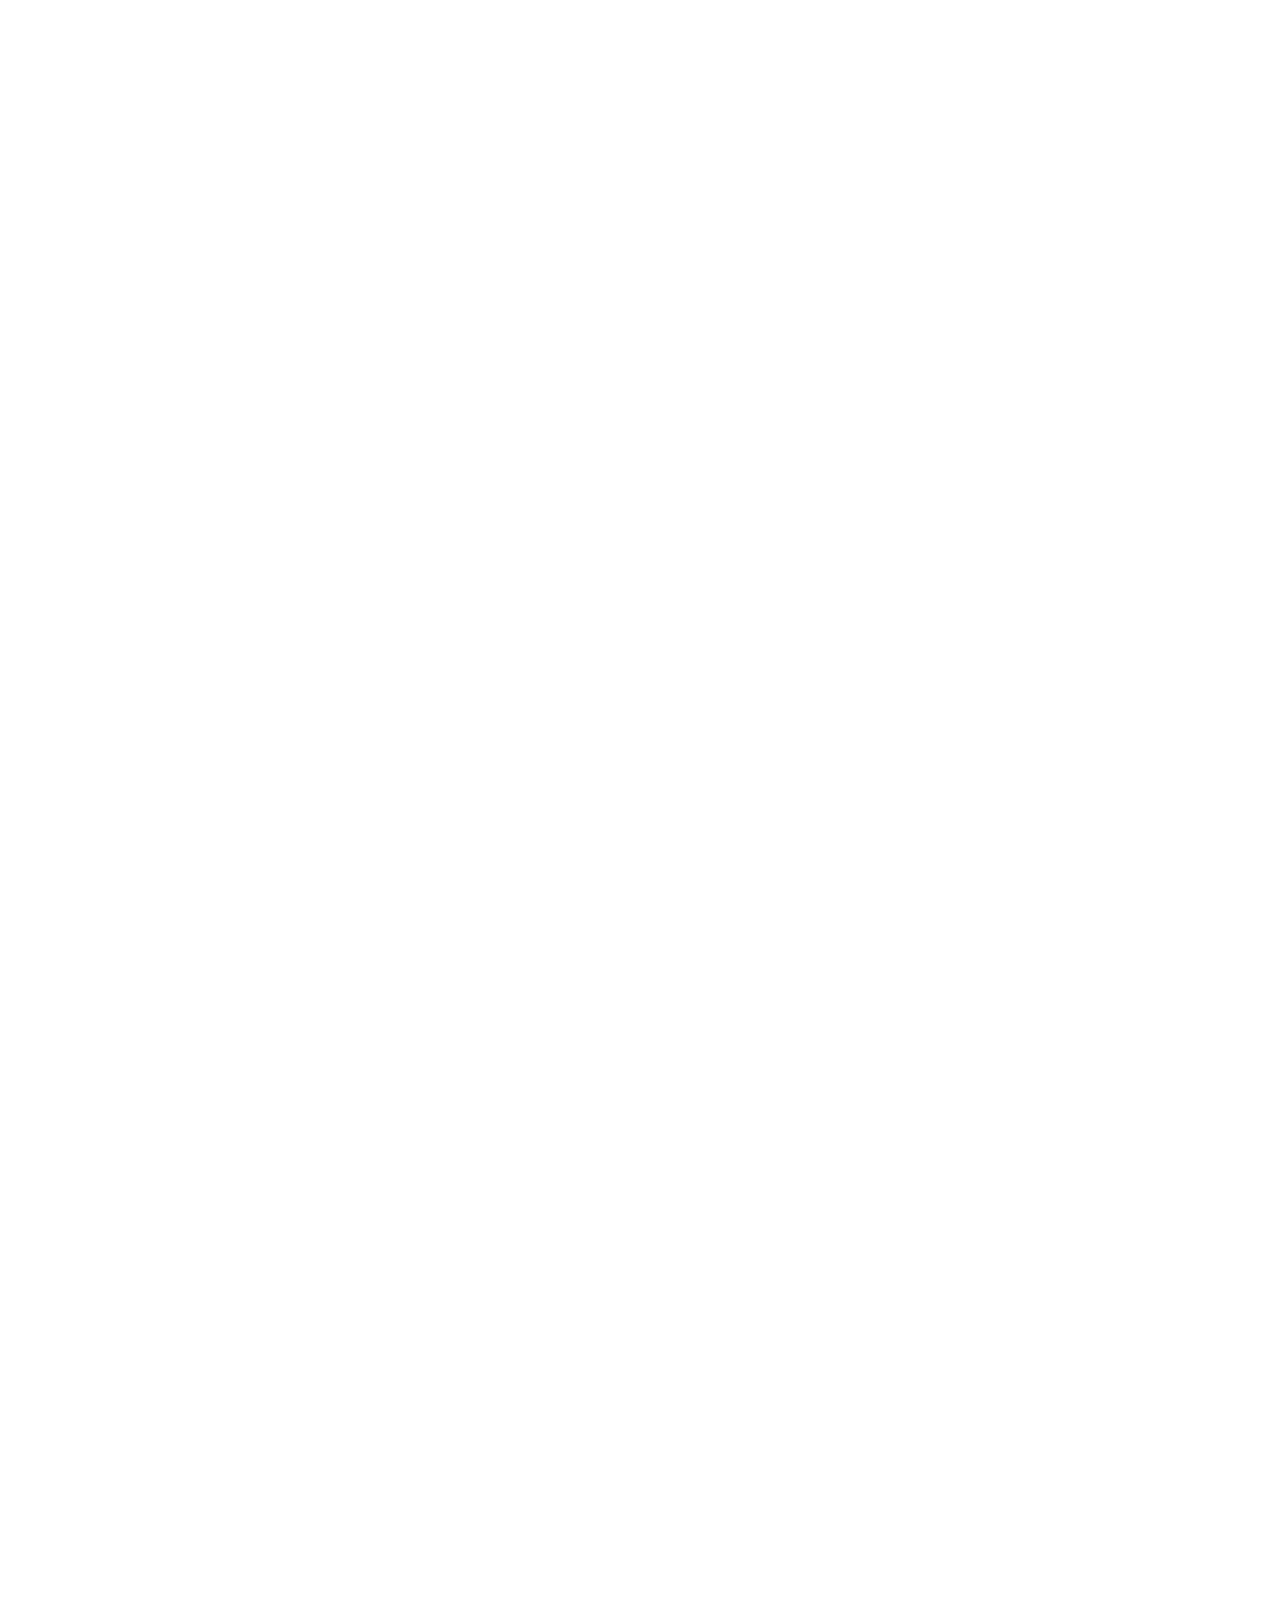
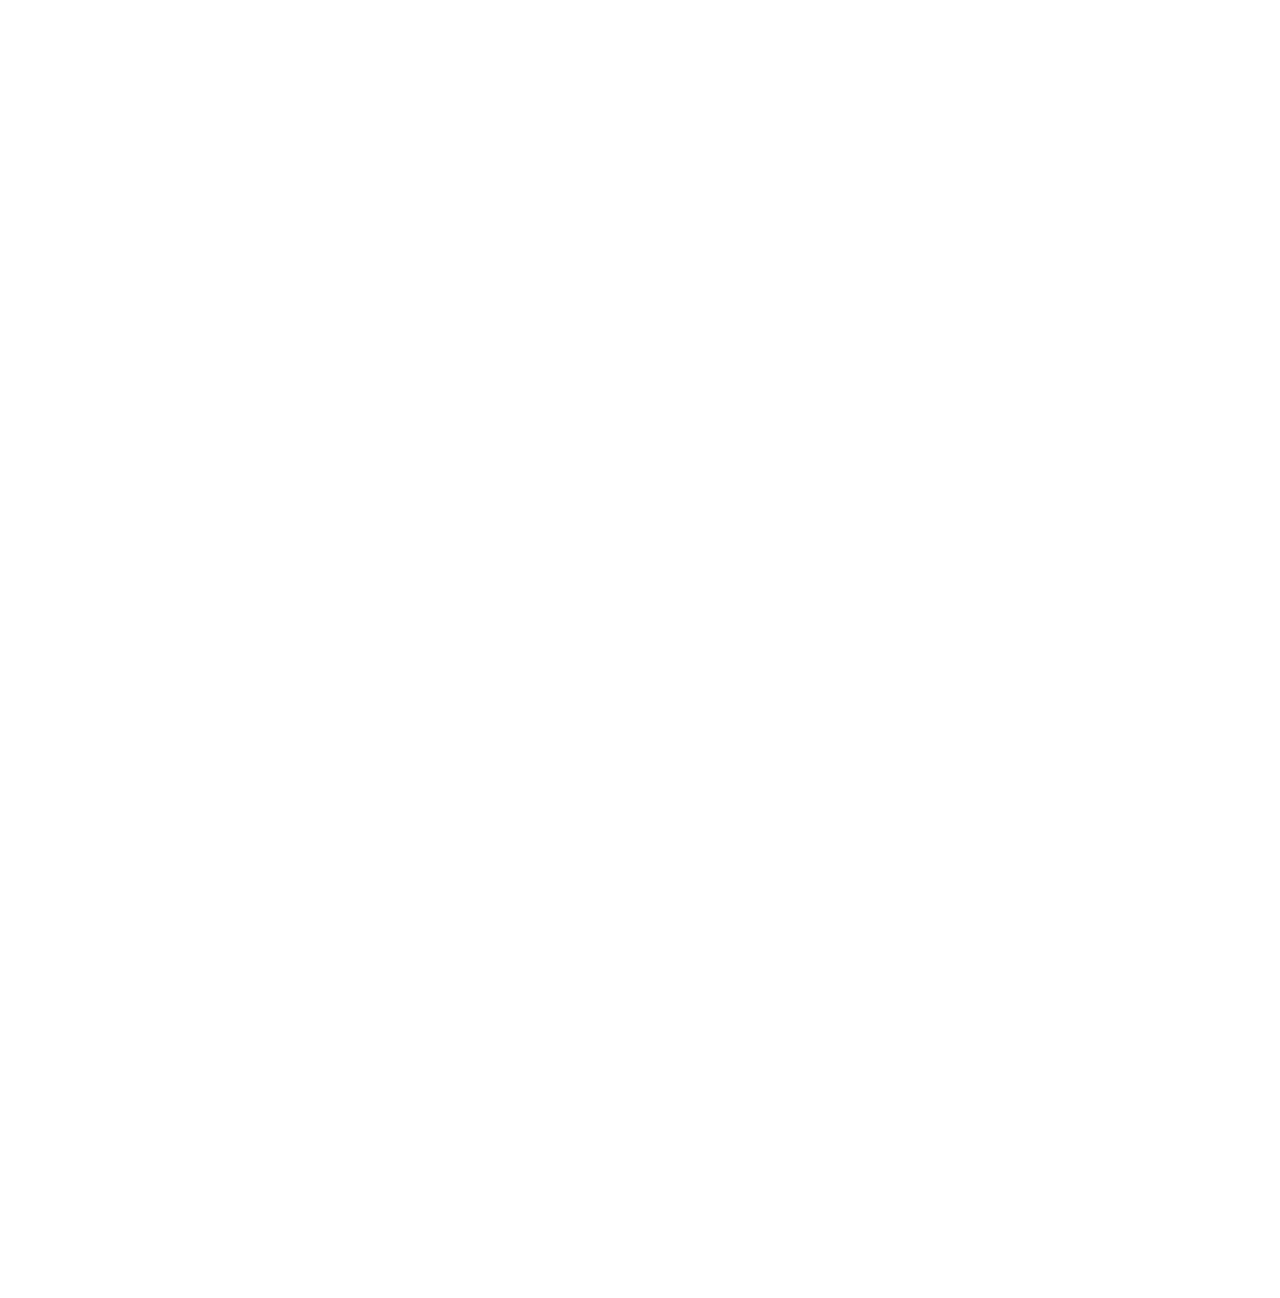
<file: rm.html>
<!DOCTYPE html>
<!-- saved from url=(0034)https://readymag.com/designs/mars/ -->
<html style="--min-desktop-width:769px;" class="js flexbox flexboxlegacy canvas canvastext webgl no-touch geolocation postmessage websqldatabase indexeddb hashchange history draganddrop websockets rgba hsla multiplebgs backgroundsize borderimage borderradius boxshadow textshadow opacity cssanimations csscolumns cssgradients cssreflections csstransforms csstransforms3d csstransitions fontface generatedcontent video audio localstorage sessionstorage webworkers no-applicationcache svg inlinesvg smil svgclippaths no-retina no-android no-amazonsilk mac no-windows webkit no-opera chrome no-msie no-msie11 no-winphone8 no-safari no-safari5 no-isipad no-ismobile no-firefox no-edge csspositionsticky isdesktop no-istablet no-isphone no-screenshot-mode overflow-on-vertical-view new-settings mobile-screenshots page-loaded"><head><meta http-equiv="Content-Type" content="text/html; charset=UTF-8"><meta name="generator" content="Readymag" data-project="1358533" data-user="designs" data-is-exported="false">  <meta name="referrer" content="always"><meta name="viewport" id="viewport" content="width=device-width,initial-scale=1,minimum-scale=1,maximum-scale=10,minimal-ui"><meta name="mobile-web-app-capable" content="yes"><meta name="apple-mobile-web-app-capable" content="yes"><meta name="apple-mobile-web-app-title" content="Readymag templates: Mars">   <link rel="preload" as="style" href="https://readymag.com/api/fonts/webtype/css?domain=readymag.com&amp;md5=tIroNivyyyJPSx_NomTzlw" class="">  <link rel="preload" as="style" href="./Readymag templates_ Mars_files/css(1)" class="">  <link rel="preload" as="style" href="https://fonts.googleapis.com/css?family=Source%20Sans%20Pro:200,200italic,300,300italic,400,400italic,600,600italic,700,700italic,900,900italic%7CRoboto:100,100italic,300,300italic,400,400italic,500,500italic,700,700italic,900,900italic&amp;subset=latin,vietnamese,khmer,cyrillic-ext,greek-ext,greek,devanagari,latin-ext,cyrillic" class="">    <link rel="icon" href="https://readymag.com/dist/img/favicons/favicon.ico" type="image/x-icon" class=""><link rel="apple-touch-icon-precomposed" sizes="144x144" href="https://readymag.com/dist/img/favicons/apple-touch-icon-144x144-precomposed.png" class=""><link rel="apple-touch-icon-precomposed" sizes="114x114" href="https://readymag.com/dist/img/favicons/apple-touch-icon-114x114-precomposed.png" class=""><link rel="apple-touch-icon-precomposed" sizes="72x72" href="https://readymag.com/dist/img/favicons/apple-touch-icon-72x72-precomposed.png" class=""><link rel="apple-touch-icon-precomposed" href="https://readymag.com/dist/img/favicons/apple-touch-icon-precomposed.png" class=""><!--[if IE]><link rel="shortcut icon" href="/dist/img/favicons/favicon.ico" type="image/x-icon"/><![endif]-->     <link rel="next" href="https://readymag.com/designs/mars/title-white-bg/" class="">     <meta content="955357184504374" property="fb:app_id">  <meta content="website" property="og:type">  <meta content="https://readymag.com/1358533/" property="og:url">  <meta content="summary_large_image" name="twitter:card">  <meta content="@readymag" name="twitter:site">  <meta content="A presentation with lots of variables. It can incorporate pictures, text, hotspots, or graphs." name="description">  <meta content="readymag template, presentation template, online presentation template, presentation design, presentation layout" name="keywords">  <meta content="!" name="fragment">  <meta content="@readymag" name="twitter:creator">  <meta content="Readymag templates: Mars" property="og:site_name">  <meta content="https://d3n32ilufxuvd1.cloudfront.net/521a57087f464d1a6b0000c8/1358533/screenshot-ac5b0ba0-4fdf-11e9-b421-c5c4cca0a8f5_1024.jpg" property="og:image">  <meta content="‘Readymag templates: Mars’ " property="og:title">  <meta content="A presentation with lots of variables. It can incorporate pictures, text, hotspots, or graphs." property="og:description">  <title>Readymag templates: Mars</title>   <style class="">

	#CybotCookiebotDialog {
		box-shadow: none !important;
		padding: 19px 24px !important;
		width: auto !important;
		min-height: 186px !important;
		background-color: rgba(244, 244, 244, 0.96) !important;
		left: 18px !important;
		right: 18px !important;
		margin-top: 50px !important;
		border-radius: 16px !important;
		top: initial !important;
		bottom: 16px !important;
	}

	#CybotCookiebotDialog.details-view #CybotCookiebotDialogBody {
		margin-top: 0 !important;
	}

	#CybotCookiebotDialog.details-view #CybotCookiebotDialogDetail {
		display: block;
	}

	#CybotCookiebotDialogBody {
		display: flex !important;
		align-items: baseline;
		justify-content: space-between;
		max-width: none !important;
		padding: 0 !important;
		margin-right: 0 !important;
		margin-left: 0 !important;
		margin-top: 66px !important;
	}

	#CybotCookiebotDialogPoweredbyLink {
		display: none !important;
	}

	/* Чтобы не было надписи TEST для небоевых площадок */
	#CybotCookiebotDialog > div:not([id]) {
		visibility: hidden !important;
	}

	#CybotCookiebotDialogBodyContent {
		display: inline-block !important;
		padding: 0 !important;
		min-height: auto !important;
		font-size: 9.5pt;
		font-weight: 400;
		line-height: 155%;
	}

	#CybotCookiebotDialogBodyContentTitle {
		font-family: sans-serif !important;
		font-size: 16px !important;
		font-weight: 400 !important;
		line-height: initial !important;
		margin: 0 !important;
		padding: 0 !important;
	}

	#CybotCookiebotDialogBodyContentTitle a {
        text-decoration: none!important;
	}

	#CybotCookiebotDialogBodyContentText {
		display: none !important;
	}

	#CybotCookiebotDialogBodyButtons {
		display: flex !important;
		align-items: center !important;
		margin: 0 !important;
		float: right !important;
		transform: scaleX(-1);
	}

  #CybotCookiebotDialogBodyButtonAccept {
    background-color: #0080ff !important;
    color: white !important;
    border: none !important;
    font-family: sans-serif !important;
    font-size: 16px !important;
    font-weight: 400 !important;
    line-height: initial !important;
    min-width: auto !important;
    margin: 0 !important;
    transform: scaleX(-1) !important;
    padding: 16px 32px !important;
    border-radius: 16px !important;
  }

	#CybotCookiebotDialogBodyButtonAccept:hover {
		background-color: #0040FF !important;
	}

	#CybotCookiebotDialogBodyButtonDetails {
		background-image: none !important;
		font-family: sans-serif !important;
		font-size: 16px !important;
		font-weight: 400 !important;
		line-height: initial !important;
		color: #999 !important;
		margin: 0 !important;
		padding: 0 !important;
		padding-right: 27px !important;
		transform: scaleX(-1) !important;
	}

	#CybotCookiebotDialogBodyButtonAccept:focus,
	#CybotCookiebotDialogBodyButtonDetails {
			outline: none!important;
	}

	#CybotCookiebotDialogBodyButtonDetails:hover {
		text-decoration: none !important;
	}

	#CybotCookiebotDialogDetail {
		padding-top: 8px !important;
		background-color: transparent !important;
	}

	#CybotCookiebotDialogDetailBody {
		max-width: none !important;
	}

	#CybotCookiebotDialogDetailBodyContent {
		height: 140px !important;
		background-color: unset !important;
		border: none !important;
	}

	#CybotCookiebotDialogDetailBodyContentTextOverview {
		background-color: transparent !important;
	}

	#CybotCookiebotDialogDetailBodyContentTabs {
		display: none !important;
	}

	.CybotCookiebotDialogDetailBodyContentCookieTypeTableContainer {
		display: none !important;
	}

	#CybotCookiebotDialogDetailBodyContentCookieContainer .CybotCookiebotDialogDetailBodyContentCookieContainerTypes,
	#CybotCookiebotDialogDetailBodyContentCookieContainer
	.CybotCookiebotDialogDetailBodyContentCookieContainerTypesSelected,
	#CybotCookiebotDialogDetailBodyContentCookieContainer .CybotCookiebotDialogDetailBodyContentIABv2TabSelected {
		background-color: transparent !important;
		color: #999 !important;
		border: none !important;
		padding-left: 0 !important;
	}

	#CybotCookiebotDialogDetailBodyContentCookieContainer
	.CybotCookiebotDialogDetailBodyContentCookieContainerTypesSelected {
		color: #303030 !important;
	}

	a.CybotCookiebotDialogDetailBodyContentCookieContainerTypesSelected:focus,
	a.CybotCookiebotDialogDetailBodyContentCookieContainerTypesSelected:hover,
	a.CybotCookiebotDialogDetailBodyContentTabsItemSelected:focus,
	a.CybotCookiebotDialogDetailBodyContentTabsItemSelected:hover {
		background-color: #f4f4f4 !important;
	}

	#CybotCookiebotDialogDetailBodyContentCookieContainerTypeDetails {
		height: auto !important;
		max-height: auto !important;
		max-width: 400px !important;
		padding-left: 60px !important;
		padding-right: 0 !important;
	}

	@media (max-width: 768px) {
    #CybotCookiebotDialog {
      min-height: 0 !important;
    }

    #CybotCookiebotDialogBody {
      margin-top: 0 !important;
      position: relative !important;
    }

    #CybotCookiebotDialogBodyButtons, #CybotCookiebotDialogBodyButtonAccept {
      width: 100% !important;
    }

    #CybotCookiebotDialogBodyButtonAccept {
      margin-top: 60px !important;
    }

    #CybotCookiebotDialogBodyButtonDetails, #CybotCookiebotDialogBodyContent {
      position: absolute !important;
      top: 0 !important;
    }

    #CybotCookiebotDialogBodyButtonDetails, #CybotCookiebotDialogBodyContent {
      left: 0 !important;
    }

    #CybotCookiebotDialogBodyButtonDetails {
      padding: 0 !important;
      border: none !important;
    }

		#CybotCookiebotDialogDetailBodyContentCookieContainerTypeDetails {
			padding-left: 0px !important;
			width: 50% !important;
		}
	}

	#CybotCookiebotDialogDetailBodyContentCookieContainerTypes {
		background-color: transparent !important;
		padding-top: 5px !important;
		user-select: none !important;
	}

	@media (max-width: 768px) {
		#CybotCookiebotDialogDetailBodyContentCookieContainerTypes {
			width: 50% !important;
		}
	}

	#CybotCookiebotDialogDetailBodyContentCookieContainerTypesSelected {
		background-color: transparent !important;
		padding-top: 5px !important;
	}

	#CybotCookiebotDialogDetailBodyContentCookieContainer
	#CybotCookiebotDialogDetailBodyContentCookieContainerUnclassified {
		padding-left: 24px !important;
	}

	input[type='checkbox'].CybotCookiebotDialogBodyLevelButton {
		margin-left: 0 !important;
	}

	input[type='checkbox'].CybotCookiebotDialogBodyLevelButton + label {
		margin-top: -4px !important;
		background-size: 20px 20px !important;
		background-position: center !important;
		min-width: 20px !important;
		min-height: 20px !important;
		margin-right: 4px !important;
		padding: 0 !important;
		background-image: url('[data-uri]') !important;
	}

	input[type='checkbox'].CybotCookiebotDialogBodyLevelButton:checked + label {
		background-image: url('[data-uri]') !important;
	}

	input[type='checkbox'].CybotCookiebotDialogBodyLevelButton.CybotCookiebotDialogBodyLevelButtonDisabled + label {
		background-image: url('[data-uri]') !important;
	}

	#CybotCookiebotDialogDetailFooter {
		background-color: transparent !important;
		text-align: left !important;
	}

</style>


<script type="text/javascript" charset="UTF-8" async="" src="./Readymag templates_ Mars_files/state.js"></script><script async="" src="./Readymag templates_ Mars_files/prum.min.js"></script><script id="Cookiebot" src="./Readymag templates_ Mars_files/uc.js" data-cbid="d4c2d48c-e2e7-4faf-94a1-c7397bef70a4" type="text/javascript" async=""></script>
<script>
  window.addEventListener(
    'CookiebotOnDialogDisplay',
    function(e) {
      if (!document.getElementById('CybotCookiebotDialog')) {
        return;
      }

      var title = document.getElementById('CybotCookiebotDialogBodyContentTitle');
      if (title) {
        title.innerHTML =
          '<a href="https://readymag.com/readymag/terms-and-privacy/cookie_policy/" target="_blank">' +
          title.innerText +
          '</a>';
      }

      var tabsContainer = document.getElementById('CybotCookiebotDialogDetailBodyContentCookieContainerTypes');
      if (tabsContainer) {
        var tabs = tabsContainer.children
        for (var i = 0; i < tabs.length; i++) {
          var tabNodes = tabs[i].childNodes
          for (var j = 0; j < tabNodes.length; j++) {
            var tabNode = tabNodes[j]
            if (tabNode.nodeType === Node.TEXT_NODE) {
              // Remove number of cookies in brackets
              tabNode.textContent = (tabNode.textContent || '').replace(/\(\d+\)$/, '')
            }
          }
        }
      }

      var unclassifiedTab = document.getElementById('CybotCookiebotDialogDetailBodyContentCookieContainerUnclassified');
      if (unclassifiedTab) {
        unclassifiedTab.style.display = 'none'
      }

      var acceptButton = document.getElementById('CybotCookiebotDialogBodyButtonAccept');

      if (Cookiebot.consented) {
        acceptButton && (acceptButton.innerText = 'Accept');
        return;
      } else {
        setTimeout(function () {
          var details = document.getElementById('CybotCookiebotDialogDetail');
          var areDetailsVisible = details.getBoundingClientRect().width
          acceptButton.innerText = areDetailsVisible ? 'Accept' : 'Accept All'
        }, 200)
      }

      var dialog = document.getElementById('CybotCookiebotDialog');
      var detailsButton = document.getElementById('CybotCookiebotDialogBodyButtonDetails');
      detailsButton.addEventListener('click', onDetailsButtonClick);
      detailsButton.addEventListener('click', toggleDialogClass);

      function toggleDialogClass() {
        dialog.classList.toggle('details-view')
      }

      function onDetailsButtonClick() {
        detailsButton.removeEventListener('click', onDetailsButtonClick);
        acceptButton.innerText = 'Accept'

        var checkboxes = document.querySelectorAll(
          '.CybotCookiebotDialogBodyLevelButton:not(.CybotCookiebotDialogBodyLevelButtonDisabled)',
        );

        for (var i = 0; i < checkboxes.length; i++) {
          checkboxes[i].checked = false;
        }
      }
    },
    false,
  );

</script>
    <script>var RM = window.RM = window.RM || {};

		try { if (document.domain) document.domain = document.domain; } catch (e) { }
		window.ServerData = {"mags":{"mag":{"opts":{"arrows":false,"menubutton":true,"sharebutton":false,"pagecounter":false,"endpage":false,"endpagetype":"join","viewertype":"vertical","slidein":true,"scalewidth":3600,"projectinfo":false,"allowindex":true,"lqip":false,"hidden":true,"scalableviewer":true,"ssl":false,"controlsontop":false,"branding":true,"phoneVerticalAlign":"center"},"textStyles":{"global":[],"project":[{"_id":"60117fad97a6ea008f5472bb","name":"paragraph-1","label":"H1","tag":"p","cssProperties":{"paddingLeft":0,"paddingBottom":0,"paddingRight":0,"paddingTop":0,"textAlign":"left","lineHeight":"80","letterSpacing":"0","fontWeight":"800","fontStyle":"normal","fontSize":"80","fontFamily":"Graphik","color":"00000064"}},{"_id":"60117fad97a6ea008f5472bc","name":"paragraph-2","label":"H2","tag":"h2","cssProperties":{"paddingLeft":0,"paddingBottom":0,"paddingRight":0,"paddingTop":0,"textAlign":"left","lineHeight":"50","letterSpacing":"0","fontWeight":"700","fontStyle":"normal","fontSize":"40","fontFamily":"Graphik","color":"00000064"}},{"_id":"60117fad97a6ea008f5472bd","name":"paragraph-3","label":"Text","tag":"p","cssProperties":{"paddingLeft":0,"paddingBottom":0,"paddingRight":0,"paddingTop":0,"textAlign":"left","lineHeight":"40","letterSpacing":"0","fontWeight":"400","fontStyle":"normal","fontSize":"32","fontFamily":"Graphik","color":"00000064"}},{"_id":"60117fad97a6ea008f5472be","name":"paragraph-4","label":"Caption","tag":"p","cssProperties":{"paddingLeft":0,"paddingBottom":0,"paddingRight":0,"paddingTop":0,"textAlign":"left","lineHeight":"20","letterSpacing":"0","fontWeight":"400","fontStyle":"normal","fontSize":"16","fontFamily":"Graphik","color":"00000064"}},{"_id":"60117fad97a6ea008f5472bf","name":"paragraph-13e2e2b7-dba3-4172-9125-64f984780457","label":"Caption\x20Small","tag":"p","cssProperties":{"paddingLeft":0,"paddingBottom":0,"paddingRight":0,"paddingTop":0,"textAlign":"left","lineHeight":"15","letterSpacing":"0","fontWeight":"400","fontStyle":"normal","fontSize":"12","fontFamily":"Graphik","color":"00000064"}},{"_id":"60117fad97a6ea008f5472c0","name":"paragraph-50237075-19dc-4597-95c2-4dd2fc113a7c","label":"Text\x20mobile","tag":"p","cssProperties":{"paddingLeft":0,"paddingBottom":0,"paddingRight":0,"paddingTop":0,"textAlign":"left","lineHeight":20,"letterSpacing":"0","fontWeight":"400","fontStyle":"normal","fontSize":16,"fontFamily":"Graphik","color":"00000064"}},{"_id":"60117fad97a6ea008f5472c1","name":"paragraph-eab2b08c-ea80-43d5-84dd-5f41c858a6a4","label":"H2\x20mobile","tag":"h2","cssProperties":{"paddingLeft":0,"paddingBottom":0,"paddingRight":0,"paddingTop":0,"textAlign":"left","lineHeight":"30","letterSpacing":"0","fontWeight":"700","fontStyle":"normal","fontSize":"24","fontFamily":"Graphik","color":"00000064"}},{"_id":"60117fad97a6ea008f5472c2","name":"paragraph-11dc2228-289b-4251-bee0-f192c1236fff","label":"Comments","tag":"p","cssProperties":{"paddingLeft":0,"paddingBottom":0,"paddingRight":0,"paddingTop":0,"textAlign":"left","lineHeight":"16","letterSpacing":"0","fontWeight":"400","fontStyle":"normal","fontSize":"13","fontFamily":"Georgia","color":"3918A564"}},{"_id":"60117fad97a6ea008f5472c3","name":"paragraph-30b73cac-3fd6-4b58-b961-b275d9a7f503","label":"H1","tag":"h1","cssProperties":{"paddingLeft":0,"paddingBottom":0,"paddingRight":0,"paddingTop":0,"textAlign":"left","lineHeight":"80","letterSpacing":"0","fontWeight":"800","fontStyle":"normal","fontSize":"80","fontFamily":"Graphik","color":"FFFFFF64"}},{"_id":"60117fad97a6ea008f5472c4","name":"paragraph-8d78361b-8950-47a0-8900-5493c1e4f3be","label":"Text\x20mobile","tag":"p","cssProperties":{"paddingLeft":0,"paddingBottom":0,"paddingRight":0,"paddingTop":0,"textAlign":"left","lineHeight":20,"letterSpacing":"0","fontWeight":"400","fontStyle":"normal","fontSize":16,"fontFamily":"Graphik","color":"FFFFFF64"}},{"_id":"60117fad97a6ea008f5472c5","name":"paragraph-228fb566-285b-4ad2-9d1b-d477d2dd784d","label":"H2","tag":"h2","cssProperties":{"paddingLeft":0,"paddingBottom":0,"paddingRight":0,"paddingTop":0,"textAlign":"left","lineHeight":"50","letterSpacing":"0","fontWeight":"700","fontStyle":"normal","fontSize":"40","fontFamily":"Graphik","color":"FFFFFF64"}},{"_id":"60117fad97a6ea008f5472c6","name":"paragraph-f26ffc8d-443f-44fd-adc6-1aeea74e496f","label":"Text","tag":"p","cssProperties":{"paddingLeft":0,"paddingBottom":0,"paddingRight":0,"paddingTop":0,"textAlign":"left","lineHeight":"40","letterSpacing":"0","fontWeight":"400","fontStyle":"normal","fontSize":"32","fontFamily":"Graphik","color":"FFFFFF64"}},{"_id":"60117fad97a6ea008f5472c7","name":"paragraph-ba7c86df-5106-4fce-9d9c-2e07baefc7dd","label":"Caption","tag":"p","cssProperties":{"paddingLeft":0,"paddingBottom":0,"paddingRight":0,"paddingTop":0,"textAlign":"left","lineHeight":"20","letterSpacing":"0","fontWeight":"400","fontStyle":"normal","fontSize":"16","fontFamily":"Graphik","color":"FFFFFF64"}},{"_id":"60117fad97a6ea008f5472c8","name":"paragraph-d99a08a3-be99-4303-a0cd-541fef3501f6","label":"H2","tag":"h2","cssProperties":{"paddingLeft":0,"paddingBottom":0,"paddingRight":0,"paddingTop":0,"textAlign":"left","lineHeight":"50","letterSpacing":"0","fontWeight":"700","fontStyle":"normal","fontSize":"40","fontFamily":"Graphik","color":"00000064"}}]},"listStyles":{"global":[],"project":[]},"linkStyles":{"global":[],"project":[{"style":{"link":{"textColor":"00000064","color":"00000064","size":1,"padding":0,"type":"Solid"},"hover":{"textColor":"ff000064","color":"00000064","size":1,"padding":0,"type":"None"},"current":{"textColor":"00000064","color":"00000064","size":1,"padding":0,"type":"Solid"}},"_id":"60117fadf14bb40074bbdcce","name":"link-1","label":"Default\x20Link\x20Style"},{"style":{"link":{"textColor":"ffffff64","color":"ffffff64","size":1,"padding":0,"type":"Solid"},"hover":{"textColor":"ff000064","color":"ffffff64","size":1,"padding":0,"type":"None"},"current":{"textColor":"ffffff64","color":"ffffff64","size":1,"padding":0,"type":"Solid"}},"_id":"60117fadf14bb40074bbdccf","name":"link-719a12a0-ff8c-40ed-b4ea-ed88c1c633b1","label":"Default\x20Link\x20Style"}]},"likers":[],"isPrivatePages":false,"allow_iframe_embed":false,"pass_last_changed":"2019-03-26T15:51:00.414Z","desktopWidth":1024,"phoneWidth":320,"used_typekit_fonts":[],"submitted_for_featured":0,"selected_for_featured":0,"version":1,"hasSummary":true,"globalWidgets":[{"_id":"5c9a4a65d62906501a5ffd5f","x":-58,"y":99,"w":153,"h":16,"type":"text","version":3,"z":310,"name":"","autosize":true,"_hidden":[{"pid":"default","value":null},{"pid":"5c9a4a64d62906501a5ffd07","value":true},{"pid":"5c9a4a64d62906501a5ffd0d","value":true},{"pid":"5c9a4a64d62906501a5ffd0e","value":true},{"pid":"5c9a4a64d62906501a5ffd0f","value":true},{"value":null,"pid":"5c9a4a64d62906501a5ffd08"},{"value":null,"pid":"5c9a4a64d62906501a5ffd11"},{"value":true,"pid":"5c9a4a64d62906501a5ffd12"}],"_z":[{"pid":"5c9a4a64d62906501a5ffd07","value":308},{"pid":"5c9a4a64d62906501a5ffd08","value":310},{"pid":"5c9a4a64d62906501a5ffd09","value":317},{"pid":"5c9a4a64d62906501a5ffd0a","value":307},{"pid":"5c9a4a64d62906501a5ffd0b","value":307},{"pid":"5c9a4a64d62906501a5ffd0c","value":304},{"pid":"5c9a4a64d62906501a5ffd0d","value":305},{"pid":"5c9a4a64d62906501a5ffd0e","value":302},{"pid":"5c9a4a64d62906501a5ffd0f","value":310},{"pid":"5c9a4a64d62906501a5ffd10","value":308},{"pid":"5c9a4a64d62906501a5ffd11","value":309},{"pid":"5c9a4a64d62906501a5ffd12","value":306},{"pid":"default","value":310}],"is_global":true,"hidden":true,"fixed_position":"se","angle":270,"viewport_phone_portrait":{"x":-186,"y":54,"w":153,"h":16,"z":310,"hidden":true,"angle":270,"fixed_position":"se","_hidden":[{"pid":"default","value":null},{"pid":"5c9a4a64d62906501a5ffd07","value":true},{"pid":"5c9a4a64d62906501a5ffd0d","value":true},{"pid":"5c9a4a64d62906501a5ffd0e","value":true},{"pid":"5c9a4a64d62906501a5ffd0f","value":true},{"value":true,"pid":"5c9a4a64d62906501a5ffd08"},{"value":true,"pid":"5c9a4a64d62906501a5ffd11"},{"pid":"5c9a4a64d62906501a5ffd09","value":true},{"pid":"5c9a4a64d62906501a5ffd0a","value":true},{"pid":"5c9a4a64d62906501a5ffd0b","value":true},{"pid":"5c9a4a64d62906501a5ffd10","value":true},{"pid":"5c9a4a64d62906501a5ffd0c","value":true},{"value":true,"pid":"5c9a4a64d62906501a5ffd12"}],"_z":[{"pid":"5c9a4a64d62906501a5ffd07","value":308},{"pid":"5c9a4a64d62906501a5ffd08","value":310},{"pid":"5c9a4a64d62906501a5ffd09","value":317},{"pid":"5c9a4a64d62906501a5ffd0a","value":307},{"pid":"5c9a4a64d62906501a5ffd0b","value":307},{"pid":"5c9a4a64d62906501a5ffd0c","value":304},{"pid":"5c9a4a64d62906501a5ffd0d","value":305},{"pid":"5c9a4a64d62906501a5ffd0e","value":304},{"pid":"5c9a4a64d62906501a5ffd0f","value":310},{"pid":"5c9a4a64d62906501a5ffd10","value":308},{"pid":"5c9a4a64d62906501a5ffd11","value":309},{"pid":"5c9a4a64d62906501a5ffd12","value":306},{"pid":"default","value":310}],"blocksMeta":[{"key":"7a5jh","data":{"lineHeight":16}}],"styles":[{"key":"7a5jh","type":"unstyled","inlineStyles":{"styles":[{"offset":0,"length":23,"styles":["0\x3B0","1\x3B1","2\x3B2","3\x3B3","4\x3B4","5\x3B4","6\x3B5"]}],"keys":["FONT_SIZE","FONT_WEIGHT","FONT_FAMILY","FONT_STYLE","DECORATION","TRANSFORM","COLOR"],"values":["12","700","Graphik","normal","none","00000064"]}}],"bgColor":"ffffff00","columns":{"count":1,"gap":16}},"bgColor":"ffffff00","blocks":[{"key":"7a5jh","text":"Mars\x20science\x20laboratory","depth":0,"entityRanges":[]}],"blocksMeta":[{"key":"7a5jh","data":{"lineHeight":16}}],"columns":{"count":1,"gap":16},"styles":[{"key":"7a5jh","type":"unstyled","inlineStyles":{"styles":[{"offset":0,"length":23,"styles":["0\x3B0","1\x3B1","2\x3B2","3\x3B3","4\x3B4","5\x3B4","6\x3B5"]}],"keys":["FONT_SIZE","FONT_WEIGHT","FONT_FAMILY","FONT_STYLE","DECORATION","TRANSFORM","COLOR"],"values":["12","700","Graphik","normal","none","00000064"]}}],"verticalAlign":"top"}],"aboveAllWidgets":[],"hasWidgetsWithVerticalOnscrollAnimation":false,"hasTextWidgetsV3":true,"hasYoutube":false,"usedWidgetTypes":["background","text","picture","shape","button","hotspot"],"_id":"5f33dbce00e796ccac4fec85","num_id":1358533,"__v":0,"categories":[],"changed":false,"changelog":[{"_id":"5f33dbce33be200071893b24","time":"2020-08-12T12:08:46.307Z"},{"_id":"60117fb27facab00c8c0b2f4","time":"2021-01-27T14:58:58.908Z"},{"_id":"60192254a4493800827c881e","time":"2021-02-02T09:58:44.389Z"}],"ci_body_bottom":null,"ci_body_top":null,"ci_css":null,"ci_head":null,"coverPid":"5c9a4a64d62906501a5ffd0f","creation_date":"2019-03-26T15:51:00.414Z","description":"A\x20presentation\x20with\x20lots\x20of\x20variables.\x20It\x20can\x20incorporate\x20pictures,\x20text,\x20hotspots,\x20or\x20graphs.","edit_params":{"guides":true,"grid":false,"sizes":false,"blocks":false,"snap":true,"swatches":[],"fav_colors":[],"fav_fonts":[],"fonts_tab":"all","fonts":[{"variations":["n4","i4","n7","i7"],"name":"Arial","css_name":"Arial","provider":"system"},{"variations":["n4","i4","n7","i7"],"name":"Courier\x20New","css_name":"Courier\x20New","provider":"system"},{"variations":["n4","i4","n7","i7"],"name":"Georgia","css_name":"Georgia","provider":"system"},{"variations":["n4","i4","n7","i7"],"name":"Times\x20New\x20Roman","css_name":"Times\x20New\x20Roman","provider":"system"},{"variations":["n4","i4","n7","i7"],"name":"Trebuchet\x20MS","css_name":"Trebuchet\x20MS","provider":"system"},{"variations":["n4","i4","n7","i7"],"name":"Verdana","css_name":"Verdana","provider":"system"},{"variations":["n4","n7"],"name":"Tahoma","css_name":"Tahoma","provider":"system"},{"variations":["n2","i2","n3","i3","n4","i4","n6","i6","n7","i7","n9","i9"],"name":"Source\x20Sans\x20Pro","css_name":"Source\x20Sans\x20Pro","provider":"google"},{"hidden":false,"variations":["n1","i1","n3","i3","n4","i4","n5","i5","n7","i7","n9","i9"],"name":"Roboto","css_name":"Roboto","provider":"google"},{"variations":["n3","n4","i4","n5","n7"],"name":"Stratos","css_name":"Stratos","provider":"typetoday"},{"variations":["n1","n3","n4","i4","n5","n7","i7","n8","n9","n2","i5"],"name":"Graphik","css_name":"Graphik","provider":"typetoday"}],"paragraph_styles":[{"padding-left":"0","padding-bottom":"0","padding-right":"0","padding-top":"0","vertical-align":"baseline","text-transform":"none","text-decoration":"none","text-align":"start","line-height":"80","letter-spacing":"0","font-weight":"800","font-style":"normal","font-size":"80","font-family":"Graphik","opacity":"100","color":"000000","_sort":1,"_name":"paragraph-1","_caption":"H1"},{"tag":"h2","padding-left":"0","padding-bottom":"0","padding-right":"0","padding-top":"0","vertical-align":"baseline","text-transform":"none","text-decoration":"none","text-align":"start","line-height":"50","letter-spacing":"0","font-weight":"700","font-style":"normal","font-size":"40","font-family":"Graphik","opacity":"100","color":"000000","_sort":3,"_name":"paragraph-2","_caption":"H2"},{"padding-left":"0","padding-bottom":"0","padding-right":"0","padding-top":"0","vertical-align":"baseline","text-transform":"none","text-decoration":"none","text-align":"start","line-height":"40","letter-spacing":"0","font-weight":"400","font-style":"normal","font-size":"32","font-family":"Graphik","opacity":"100","color":"000000","_sort":6,"_name":"paragraph-3","_caption":"Text"},{"padding-left":"0","padding-bottom":"0","padding-right":"0","padding-top":"0","vertical-align":"baseline","text-transform":"none","text-decoration":"none","text-align":"start","line-height":"20","letter-spacing":"0","font-weight":"400","font-style":"normal","font-size":"16","font-family":"Graphik","opacity":"100","color":"000000","_sort":11,"_name":"paragraph-4","_caption":"Caption"},{"padding-left":"0","padding-bottom":"0","padding-right":"0","padding-top":"0","vertical-align":"baseline","text-transform":"none","text-decoration":"none","text-align":"start","line-height":"15","letter-spacing":"0","font-weight":"400","font-style":"normal","font-size":"12","font-family":"Graphik","opacity":"100","color":"000000","_sort":12,"_name":"paragraph-13e2e2b7-dba3-4172-9125-64f984780457","_caption":"Caption\x20Small"},{"padding-left":"0","padding-bottom":"0","padding-right":"0","padding-top":"0","vertical-align":"baseline","text-transform":"none","text-decoration":"none","text-align":"start","line-height":20,"letter-spacing":"0","font-weight":"400","font-style":"normal","font-size":16,"font-family":"Graphik","opacity":"100","color":"000000","_sort":9,"_name":"paragraph-50237075-19dc-4597-95c2-4dd2fc113a7c","_caption":"Text\x20mobile"},{"tag":"h2","padding-left":"0","padding-bottom":"0","padding-right":"0","padding-top":"0","vertical-align":"baseline","text-transform":"none","text-decoration":"none","text-align":"start","line-height":"30","letter-spacing":"0","font-weight":"700","font-style":"normal","font-size":"24","font-family":"Graphik","opacity":"100","color":"000000","_sort":5,"_name":"paragraph-eab2b08c-ea80-43d5-84dd-5f41c858a6a4","_caption":"H2\x20mobile"},{"padding-left":"0","padding-bottom":"0","padding-right":"0","padding-top":"0","vertical-align":"baseline","text-transform":"none","text-decoration":"none","text-align":"start","line-height":"16","letter-spacing":"0","font-weight":"400","font-style":"normal","font-size":"13","font-family":"Georgia","opacity":"100","color":"3918a5","_sort":8,"_name":"paragraph-11dc2228-289b-4251-bee0-f192c1236fff","_caption":"Comments"},{"tag":"h1","padding-left":"0","padding-bottom":"0","padding-right":"0","padding-top":"0","vertical-align":"baseline","text-transform":"none","text-decoration":"none","text-align":"start","line-height":"80","letter-spacing":"0","font-weight":"800","font-style":"normal","font-size":"80","font-family":"Graphik","opacity":"100","color":"ffffff","_sort":2,"_name":"paragraph-30b73cac-3fd6-4b58-b961-b275d9a7f503","_caption":"H1"},{"padding-left":"0","padding-bottom":"0","padding-right":"0","padding-top":"0","vertical-align":"baseline","text-transform":"none","text-decoration":"none","text-align":"start","line-height":20,"letter-spacing":"0","font-weight":"400","font-style":"normal","font-size":16,"font-family":"Graphik","opacity":100,"color":"ffffff","_sort":10,"_name":"paragraph-8d78361b-8950-47a0-8900-5493c1e4f3be","_caption":"Text\x20mobile"},{"tag":"h2","padding-left":"0","padding-bottom":"0","padding-right":"0","padding-top":"0","vertical-align":"baseline","text-transform":"none","text-decoration":"none","text-align":"start","line-height":"50","letter-spacing":"0","font-weight":"700","font-style":"normal","font-size":"40","font-family":"Graphik","opacity":"100","color":"ffffff","_sort":4,"_name":"paragraph-228fb566-285b-4ad2-9d1b-d477d2dd784d","_caption":"H2"},{"padding-left":"0","padding-bottom":"0","padding-right":"0","padding-top":"0","vertical-align":"baseline","text-transform":"none","text-decoration":"none","text-align":"start","line-height":"40","letter-spacing":"0","font-weight":"400","font-style":"normal","font-size":"32","font-family":"Graphik","opacity":"100","color":"ffffff","_sort":7,"_name":"paragraph-f26ffc8d-443f-44fd-adc6-1aeea74e496f","_caption":"Text"},{"padding-left":"0","padding-bottom":"0","padding-right":"0","padding-top":"0","vertical-align":"baseline","text-transform":"none","text-decoration":"none","text-align":"start","line-height":"20","letter-spacing":"0","font-weight":"400","font-style":"normal","font-size":"16","font-family":"Graphik","opacity":"100","color":"ffffff","_sort":11,"_name":"paragraph-ba7c86df-5106-4fce-9d9c-2e07baefc7dd","_caption":"Caption"},{"tag":"h2","padding-left":"0","padding-bottom":"0","padding-right":"0","padding-top":"0","vertical-align":"baseline","text-transform":"none","text-decoration":"none","text-align":"start","line-height":"50","letter-spacing":"0","font-weight":"700","font-style":"normal","font-size":"40","font-family":"Graphik","opacity":"100","color":"000000","_sort":3,"_name":"paragraph-d99a08a3-be99-4303-a0cd-541fef3501f6","_caption":"H2"}],"link_styles":[{"hover-u-offset":"inherit","hover-u-size":"inherit","hover-u-opacity":"inherit","hover-u-color":"inherit","hover-u-style":"none","hover-opacity":100,"hover-color":"ff0000","u-offset":0,"u-size":1,"u-opacity":100,"u-color":"000000","u-style":"solid","opacity":100,"color":"000000","_sort":0,"_name":"link-1","_caption":"Default\x20Link\x20Style"},{"hover-u-offset":"inherit","hover-u-size":"inherit","hover-u-opacity":"inherit","hover-u-color":"inherit","hover-u-style":"none","hover-opacity":100,"hover-color":"ff0000","u-offset":0,"u-size":1,"u-opacity":100,"u-color":"ffffff","u-style":"solid","opacity":100,"color":"ffffff","_sort":0,"_name":"link-719a12a0-ff8c-40ed-b4ea-ed88c1c633b1","_caption":"Default\x20Link\x20Style"}],"_id":"622d1da2ad2e21001ebd75ed"},"folder":"5f32a9b788d88900877010a9","isArchived":false,"is_mag_use_page_order":true,"is_private":false,"is_published":true,"last_changed":"2021-02-02T09:58:44.116Z","last_unpublished":"2020-08-12T12:08:43.219Z","major_update":"2019-03-26T15:55:26.449Z","pages":[{"seo":{"title":"Readymag\x20templates:\x20Mars","description":"A\x20presentation\x20with\x20lots\x20of\x20variables.\x20It\x20can\x20incorporate\x20pictures,\x20text,\x20hotspots,\x20or\x20graphs.","keywords":"readymag\x20template,\x20presentation\x20template,\x20online\x20presentation\x20template,\x20presentation\x20design,\x20presentation\x20layout"},"custom_shares":{"image":"https:\x2F\x2Frm-content.s3.amazonaws.com\x2F521a57087f464d1a6b0000c8\x2F1358533\x2Fscreenshot-ac5b0ba0-4fdf-11e9-b421-c5c4cca0a8f5_1024.jpg","title":"\u2018Readymag\x20templates:\x20Mars\u2019\x20","description":"A\x20presentation\x20with\x20lots\x20of\x20variables.\x20It\x20can\x20incorporate\x20pictures,\x20text,\x20hotspots,\x20or\x20graphs.","tweet":"\u2018Readymag\x20templates:\x20Mars\u2019\x20"},"wids":["5c9a4a64d62906501a5ffd1e","5c9a4a64d62906501a5ffd1f","5c9a4a64d62906501a5ffd20","5c9a4a64d62906501a5ffd21","5c9a4a64d62906501a5ffd22","5c9a4a64d62906501a5ffd23","5c9a4a64d62906501a5ffd24","5c9a4a64d62906501a5ffd25","5c9a4a64d62906501a5ffd26","5c9a4a64d62906501a5ffd27"],"order":{"default":{"aboveAll":[],"frontFixed":["5c9a4a65d62906501a5ffd5f","5c9a4a64d62906501a5ffd21","5c9a4a64d62906501a5ffd20"],"normal":["5c9a4a64d62906501a5ffd1f",["5c9a4a64d62906501a5ffd27","5c9a4a64d62906501a5ffd26","5c9a4a64d62906501a5ffd25","5c9a4a64d62906501a5ffd24","5c9a4a64d62906501a5ffd23","5c9a4a64d62906501a5ffd22"]],"backFixed":[]},"phone_portrait":{"aboveAll":[],"frontFixed":["5c9a4a65d62906501a5ffd5f"],"normal":["5c9a4a64d62906501a5ffd21","5c9a4a64d62906501a5ffd20","5c9a4a64d62906501a5ffd1f",["5c9a4a64d62906501a5ffd26","5c9a4a64d62906501a5ffd25","5c9a4a64d62906501a5ffd24","5c9a4a64d62906501a5ffd27","5c9a4a64d62906501a5ffd23","5c9a4a64d62906501a5ffd22"]],"backFixed":[]}},"type":"basic","height":672,"hidden":false,"sectionscroll":false,"used_autolayout":true,"arrows_color":"white","_id":"5c9a4a64d62906501a5ffd0f","num_id":4960733,"num":1,"title":"Title\x20\x28bg\x20image\x29","viewport_phone_portrait":{"type":"scroll","enabled":true,"height":528},"uri":"title-image","mid":"5c9a4a64d62906501a5ffd05","screenshot":"https:\x2F\x2Fd3n32ilufxuvd1.cloudfront.net\x2F521a57087f464d1a6b0000c8\x2F1358533\x2Fscreenshot-27a6aa4f-4e1b-4eb9-9863-88dcadfdef82_readyscr.jpg","children":[],"pagePath":"title-image","pageNestedNum":"1","htmlUrl":"https:\x2F\x2Fd3n32ilufxuvd1.cloudfront.net\x2F521a57087f464d1a6b0000c8\x2F1358533\x2Fbody-a4c6e613-720c-49bd-b593-f3d6c63184a8.html"},{"wids":["5c9a4a65d62906501a5ffd65","5c9a4a65d62906501a5ffd66","5c9a4a65d62906501a5ffd67","5c9a4a65d62906501a5ffd68","5c9a4a65d62906501a5ffd69","5c9a4a65d62906501a5ffd6a","5c9a4a65d62906501a5ffd6b","5c9a4a65d62906501a5ffd6c"],"order":{"default":{"aboveAll":[],"frontFixed":["5c9a4a65d62906501a5ffd5f","5c9a4a65d62906501a5ffd68","5c9a4a65d62906501a5ffd67"],"normal":["5c9a4a65d62906501a5ffd66",["5c9a4a65d62906501a5ffd6c","5c9a4a65d62906501a5ffd6b","5c9a4a65d62906501a5ffd6a","5c9a4a65d62906501a5ffd69"]],"backFixed":[]},"phone_portrait":{"aboveAll":[],"frontFixed":["5c9a4a65d62906501a5ffd5f"],"normal":["5c9a4a65d62906501a5ffd68","5c9a4a65d62906501a5ffd67","5c9a4a65d62906501a5ffd66",["5c9a4a65d62906501a5ffd69","5c9a4a65d62906501a5ffd6c","5c9a4a65d62906501a5ffd6b","5c9a4a65d62906501a5ffd6a"]],"backFixed":[]}},"type":"basic","height":672,"hidden":false,"sectionscroll":false,"used_autolayout":true,"arrows_color":"white","_id":"5c9a4a64d62906501a5ffd07","num_id":4960740,"num":2,"viewport_phone_portrait":{"height":528,"enabled":true,"type":"scroll"},"title":"Title\x20\x28white\x29","uri":"title-white-bg","mid":"5c9a4a64d62906501a5ffd05","screenshot":"https:\x2F\x2Fd3n32ilufxuvd1.cloudfront.net\x2F521a57087f464d1a6b0000c8\x2F1358533\x2Fscreenshot-c2d0728e-fb24-4a40-a45a-de78b5601738_readyscr.jpg","children":[],"pagePath":"title-white-bg","pageNestedNum":"2","htmlUrl":"https:\x2F\x2Fd3n32ilufxuvd1.cloudfront.net\x2F521a57087f464d1a6b0000c8\x2F1358533\x2Fbody-0a5760b6-4c30-4dc5-aadf-2d53d206ed4e.html"},{"wids":["5c9a4a64d62906501a5ffd13","5c9a4a64d62906501a5ffd14","5c9a4a64d62906501a5ffd15","5c9a4a64d62906501a5ffd16"],"order":{"default":{"aboveAll":[],"frontFixed":["5c9a4a64d62906501a5ffd16","5c9a4a64d62906501a5ffd15","5c9a4a65d62906501a5ffd5f"],"normal":["5c9a4a64d62906501a5ffd14"],"backFixed":[]},"phone_portrait":{"aboveAll":[],"frontFixed":["5c9a4a65d62906501a5ffd5f"],"normal":["5c9a4a64d62906501a5ffd16","5c9a4a64d62906501a5ffd15","5c9a4a64d62906501a5ffd14"],"backFixed":[]}},"type":"basic","height":672,"hidden":false,"sectionscroll":false,"used_autolayout":false,"arrows_color":"white","_id":"5c9a4a64d62906501a5ffd0e","num_id":4960737,"num":3,"title":"Title\x20\x28inverse,\x20color\x29","viewport_phone_portrait":{"height":528,"enabled":true,"type":"scroll"},"uri":"title-color-bg","mid":"5c9a4a64d62906501a5ffd05","screenshot":"https:\x2F\x2Fd3n32ilufxuvd1.cloudfront.net\x2F521a57087f464d1a6b0000c8\x2F1358533\x2Fscreenshot-b62f7671-ad49-455a-8347-8b0d0b0afd0f_readyscr.jpg","children":[],"pagePath":"title-color-bg","pageNestedNum":"3","htmlUrl":"https:\x2F\x2Fd3n32ilufxuvd1.cloudfront.net\x2F521a57087f464d1a6b0000c8\x2F1358533\x2Fbody-770ae685-bc38-42e2-860b-35287ac5c539.html"},{"wids":["5c9a4a65d62906501a5ffd5a","5c9a4a65d62906501a5ffd5b","5c9a4a65d62906501a5ffd5c","5c9a4a65d62906501a5ffd5d","5c9a4a65d62906501a5ffd5e","5c9a4a65d62906501a5ffd5f","5c9a4a65d62906501a5ffd60","5c9a4a65d62906501a5ffd61","5c9a4a65d62906501a5ffd62","5c9a4a65d62906501a5ffd63","5c9a4a65d62906501a5ffd64"],"order":{"default":{"aboveAll":[],"frontFixed":["5c9a4a65d62906501a5ffd5f"],"normal":["5c9a4a65d62906501a5ffd5b","5c9a4a65d62906501a5ffd60","5c9a4a65d62906501a5ffd5c","5c9a4a65d62906501a5ffd5e","5c9a4a65d62906501a5ffd5d",["5c9a4a65d62906501a5ffd64","5c9a4a65d62906501a5ffd63","5c9a4a65d62906501a5ffd62","5c9a4a65d62906501a5ffd61"]],"backFixed":[]},"phone_portrait":{"aboveAll":[],"frontFixed":["5c9a4a65d62906501a5ffd5f"],"normal":["5c9a4a65d62906501a5ffd5b","5c9a4a65d62906501a5ffd60","5c9a4a65d62906501a5ffd5c","5c9a4a65d62906501a5ffd5e","5c9a4a65d62906501a5ffd5d",["5c9a4a65d62906501a5ffd62","5c9a4a65d62906501a5ffd61","5c9a4a65d62906501a5ffd64","5c9a4a65d62906501a5ffd63"]],"backFixed":[]}},"type":"basic","height":672,"hidden":false,"sectionscroll":false,"used_autolayout":false,"arrows_color":"white","_id":"5c9a4a64d62906501a5ffd08","num_id":4960736,"num":4,"viewport_phone_portrait":{"type":"scroll","enabled":true,"height":740},"title":"Text","uri":"text","mid":"5c9a4a64d62906501a5ffd05","screenshot":"https:\x2F\x2Fd3n32ilufxuvd1.cloudfront.net\x2F521a57087f464d1a6b0000c8\x2F1358533\x2Fscreenshot-a9000a61-a9be-4c6a-ba13-10f40ea720d8_readyscr.jpg","children":[],"pagePath":"text","pageNestedNum":"4","htmlUrl":"https:\x2F\x2Fd3n32ilufxuvd1.cloudfront.net\x2F521a57087f464d1a6b0000c8\x2F1358533\x2Fbody-67eb0296-2305-4f89-b1b8-ea5cd30b8f62.html"},{"wids":["5c9a4a65d62906501a5ffd6e","5c9a4a65d62906501a5ffd6f","5c9a4a65d62906501a5ffd70","5c9a4a65d62906501a5ffd71","5c9a4a65d62906501a5ffd72","5c9a4a65d62906501a5ffd73","5c9a4a65d62906501a5ffd74"],"order":{"default":{"aboveAll":[],"frontFixed":["5c9a4a65d62906501a5ffd72","5c9a4a65d62906501a5ffd5f"],"normal":["5c9a4a65d62906501a5ffd74","5c9a4a65d62906501a5ffd73","5c9a4a65d62906501a5ffd6f","5c9a4a65d62906501a5ffd71","5c9a4a65d62906501a5ffd70"],"backFixed":[]},"phone_portrait":{"aboveAll":[],"frontFixed":["5c9a4a65d62906501a5ffd72","5c9a4a65d62906501a5ffd5f"],"normal":["5c9a4a65d62906501a5ffd74","5c9a4a65d62906501a5ffd73","5c9a4a65d62906501a5ffd6f","5c9a4a65d62906501a5ffd71","5c9a4a65d62906501a5ffd70"],"backFixed":[]}},"type":"basic","height":672,"hidden":false,"sectionscroll":false,"used_autolayout":false,"arrows_color":"white","_id":"5c9a4a64d62906501a5ffd12","num_id":4960739,"num":5,"viewport_phone_portrait":{"type":"scroll","enabled":true,"height":760},"title":"Text\x20\x28inverse\x29","uri":"text-inverse","mid":"5c9a4a64d62906501a5ffd05","screenshot":"https:\x2F\x2Fd3n32ilufxuvd1.cloudfront.net\x2F521a57087f464d1a6b0000c8\x2F1358533\x2Fscreenshot-63d11e45-a6c6-4a78-aceb-8d91ecea6299_readyscr.jpg","children":[],"pagePath":"text-inverse","pageNestedNum":"5","htmlUrl":"https:\x2F\x2Fd3n32ilufxuvd1.cloudfront.net\x2F521a57087f464d1a6b0000c8\x2F1358533\x2Fbody-076145e8-75a6-4e26-ad14-e8c4fe9df90d.html"},{"wids":["5c9a4a64d62906501a5ffd44","5c9a4a64d62906501a5ffd45","5c9a4a64d62906501a5ffd46","5c9a4a64d62906501a5ffd47","5c9a4a64d62906501a5ffd48","5c9a4a64d62906501a5ffd49","5c9a4a64d62906501a5ffd4a","5c9a4a64d62906501a5ffd4b","5c9a4a64d62906501a5ffd4c","5c9a4a64d62906501a5ffd4d","5c9a4a64d62906501a5ffd4e","5c9a4a64d62906501a5ffd4f","5c9a4a64d62906501a5ffd50","5c9a4a64d62906501a5ffd51","5c9a4a64d62906501a5ffd52","5c9a4a64d62906501a5ffd53","5c9a4a64d62906501a5ffd54"],"order":{"default":{"aboveAll":[],"frontFixed":["5c9a4a65d62906501a5ffd5f"],"normal":["5c9a4a64d62906501a5ffd54","5c9a4a64d62906501a5ffd50","5c9a4a64d62906501a5ffd51",["5c9a4a64d62906501a5ffd4e","5c9a4a64d62906501a5ffd4d","5c9a4a64d62906501a5ffd4c","5c9a4a64d62906501a5ffd49","5c9a4a64d62906501a5ffd48","5c9a4a64d62906501a5ffd47","5c9a4a64d62906501a5ffd46","5c9a4a64d62906501a5ffd4b","5c9a4a64d62906501a5ffd4a","5c9a4a64d62906501a5ffd45"],["5c9a4a64d62906501a5ffd53","5c9a4a64d62906501a5ffd52"],"5c9a4a64d62906501a5ffd4f"],"backFixed":[]},"phone_portrait":{"aboveAll":[],"frontFixed":["5c9a4a65d62906501a5ffd5f"],"normal":["5c9a4a64d62906501a5ffd54","5c9a4a64d62906501a5ffd50","5c9a4a64d62906501a5ffd51",["5c9a4a64d62906501a5ffd4e","5c9a4a64d62906501a5ffd4d","5c9a4a64d62906501a5ffd4c","5c9a4a64d62906501a5ffd49","5c9a4a64d62906501a5ffd48","5c9a4a64d62906501a5ffd47","5c9a4a64d62906501a5ffd46","5c9a4a64d62906501a5ffd4b","5c9a4a64d62906501a5ffd4a","5c9a4a64d62906501a5ffd45"],"5c9a4a64d62906501a5ffd4f",["5c9a4a64d62906501a5ffd52","5c9a4a64d62906501a5ffd53"]],"backFixed":[]}},"type":"basic","height":672,"hidden":false,"sectionscroll":false,"used_autolayout":true,"arrows_color":"white","_id":"5c9a4a64d62906501a5ffd09","num_id":4960734,"num":6,"viewport_phone_portrait":{"height":740,"enabled":true,"type":"scroll"},"title":"Graph\x20\x2B\x20text","viewport_default":{"enabled":true},"uri":"graph_n_text","mid":"5c9a4a64d62906501a5ffd05","screenshot":"https:\x2F\x2Fd3n32ilufxuvd1.cloudfront.net\x2F521a57087f464d1a6b0000c8\x2F1358533\x2Fscreenshot-b1e956c7-be7d-4f80-83b1-fce70f9b95ab_readyscr.jpg","children":[],"pagePath":"graph_n_text","pageNestedNum":"6","htmlUrl":"https:\x2F\x2Fd3n32ilufxuvd1.cloudfront.net\x2F521a57087f464d1a6b0000c8\x2F1358533\x2Fbody-01f5ccf0-4c66-421c-b808-f354b57084df.html"},{"wids":["5c9a4a64d62906501a5ffd17","5c9a4a64d62906501a5ffd18","5c9a4a64d62906501a5ffd19","5c9a4a64d62906501a5ffd1a","5c9a4a64d62906501a5ffd1b","5c9a4a64d62906501a5ffd1c","5c9a4a64d62906501a5ffd1d"],"order":{"default":{"aboveAll":[],"frontFixed":["5c9a4a65d62906501a5ffd5f"],"normal":["5c9a4a64d62906501a5ffd1c","5c9a4a64d62906501a5ffd1d","5c9a4a64d62906501a5ffd18","5c9a4a64d62906501a5ffd19","5c9a4a64d62906501a5ffd1a","5c9a4a64d62906501a5ffd1b"],"backFixed":[]},"phone_portrait":{"aboveAll":[],"frontFixed":["5c9a4a65d62906501a5ffd5f"],"normal":["5c9a4a64d62906501a5ffd1c","5c9a4a64d62906501a5ffd1d","5c9a4a64d62906501a5ffd18","5c9a4a64d62906501a5ffd19","5c9a4a64d62906501a5ffd1a","5c9a4a64d62906501a5ffd1b"],"backFixed":[]}},"type":"basic","height":672,"hidden":false,"sectionscroll":false,"used_autolayout":true,"arrows_color":"white","_id":"5c9a4a64d62906501a5ffd0a","num_id":4960731,"num":7,"title":"Text\x20\x283\x20columns\x29","viewport_phone_portrait":{"type":"scroll","enabled":true,"height":1020},"uri":"text-3-columns","mid":"5c9a4a64d62906501a5ffd05","screenshot":"https:\x2F\x2Fd3n32ilufxuvd1.cloudfront.net\x2F521a57087f464d1a6b0000c8\x2F1358533\x2Fscreenshot-0420592f-41d7-4897-b904-73d81e1b550c_readyscr.jpg","children":[],"pagePath":"text-3-columns","pageNestedNum":"7","htmlUrl":"https:\x2F\x2Fd3n32ilufxuvd1.cloudfront.net\x2F521a57087f464d1a6b0000c8\x2F1358533\x2Fbody-1d4b25a2-2576-427d-a1ca-0491143adf13.html"},{"wids":["5c9a4a64d62906501a5ffd31","5c9a4a64d62906501a5ffd32","5c9a4a64d62906501a5ffd33","5c9a4a64d62906501a5ffd34","5c9a4a64d62906501a5ffd35","5c9a4a64d62906501a5ffd36","5c9a4a64d62906501a5ffd37"],"order":{"default":{"aboveAll":[],"frontFixed":["5c9a4a65d62906501a5ffd5f"],"normal":["5c9a4a64d62906501a5ffd36","5c9a4a64d62906501a5ffd37","5c9a4a64d62906501a5ffd33","5c9a4a64d62906501a5ffd32","5c9a4a64d62906501a5ffd34","5c9a4a64d62906501a5ffd35"],"backFixed":[]},"phone_portrait":{"aboveAll":[],"frontFixed":["5c9a4a65d62906501a5ffd5f"],"normal":["5c9a4a64d62906501a5ffd36","5c9a4a64d62906501a5ffd37","5c9a4a64d62906501a5ffd33","5c9a4a64d62906501a5ffd32","5c9a4a64d62906501a5ffd34","5c9a4a64d62906501a5ffd35"],"backFixed":[]}},"type":"basic","height":672,"hidden":false,"sectionscroll":false,"used_autolayout":true,"arrows_color":"white","_id":"5c9a4a64d62906501a5ffd0b","num_id":4960732,"num":8,"title":"Set\x20of\x20images","viewport_phone_portrait":{"height":880,"enabled":true,"type":"scroll"},"uri":"set-of-images","mid":"5c9a4a64d62906501a5ffd05","screenshot":"https:\x2F\x2Fd3n32ilufxuvd1.cloudfront.net\x2F521a57087f464d1a6b0000c8\x2F1358533\x2Fscreenshot-50728106-801b-4684-aea5-6b4261ad4a54_readyscr.jpg","children":[],"pagePath":"set-of-images","pageNestedNum":"8","htmlUrl":"https:\x2F\x2Fd3n32ilufxuvd1.cloudfront.net\x2F521a57087f464d1a6b0000c8\x2F1358533\x2Fbody-47286a3c-b041-4c67-811a-b3c0ebf9d057.html"},{"wids":["5c9a4a64d62906501a5ffd38","5c9a4a64d62906501a5ffd39","5c9a4a64d62906501a5ffd3a","5c9a4a64d62906501a5ffd3b","5c9a4a64d62906501a5ffd3c","5c9a4a64d62906501a5ffd3d","5c9a4a64d62906501a5ffd3e","5c9a4a64d62906501a5ffd3f"],"order":{"default":{"aboveAll":[],"frontFixed":["5c9a4a65d62906501a5ffd5f"],"normal":["5c9a4a64d62906501a5ffd39","5c9a4a64d62906501a5ffd3a","5c9a4a64d62906501a5ffd3e","5c9a4a64d62906501a5ffd3d","5c9a4a64d62906501a5ffd3c","5c9a4a64d62906501a5ffd3b","5c9a4a64d62906501a5ffd3f"],"backFixed":[]},"phone_portrait":{"aboveAll":[],"frontFixed":["5c9a4a65d62906501a5ffd5f"],"normal":["5c9a4a64d62906501a5ffd39","5c9a4a64d62906501a5ffd3a","5c9a4a64d62906501a5ffd3e","5c9a4a64d62906501a5ffd3d","5c9a4a64d62906501a5ffd3c","5c9a4a64d62906501a5ffd3b","5c9a4a64d62906501a5ffd3f"],"backFixed":[]}},"type":"scroll","height":1590,"hidden":false,"sectionscroll":false,"used_autolayout":true,"arrows_color":"white","_id":"5c9a4a64d62906501a5ffd10","num_id":4960735,"num":9,"title":"Image\x20\x2B\x20hotspots","viewport_phone_portrait":{"height":620,"enabled":true,"type":"scroll"},"uri":"image-n-hotspot","mid":"5c9a4a64d62906501a5ffd05","screenshot":"https:\x2F\x2Fd3n32ilufxuvd1.cloudfront.net\x2F521a57087f464d1a6b0000c8\x2F1358533\x2Fscreenshot-afd3ba26-f464-4c73-8f94-acd5becaec89_readyscr.jpg","children":[],"pagePath":"image-n-hotspot","pageNestedNum":"9","htmlUrl":"https:\x2F\x2Fd3n32ilufxuvd1.cloudfront.net\x2F521a57087f464d1a6b0000c8\x2F1358533\x2Fbody-b023626c-b923-4c89-9b2b-973704b0882e.html"},{"wids":["5c9a4a64d62906501a5ffd40","5c9a4a64d62906501a5ffd41","5c9a4a64d62906501a5ffd42","5c9a4a64d62906501a5ffd43"],"order":{"default":{"aboveAll":[],"frontFixed":["5c9a4a65d62906501a5ffd5f"],"normal":["5c9a4a64d62906501a5ffd42","5c9a4a64d62906501a5ffd43"],"backFixed":["5c9a4a64d62906501a5ffd41"]},"phone_portrait":{"aboveAll":[],"frontFixed":["5c9a4a65d62906501a5ffd5f"],"normal":["5c9a4a64d62906501a5ffd42","5c9a4a64d62906501a5ffd43","5c9a4a64d62906501a5ffd41"],"backFixed":[]}},"type":"basic","height":672,"hidden":false,"sectionscroll":false,"used_autolayout":true,"arrows_color":"white","_id":"5c9a4a64d62906501a5ffd0c","num_id":4960741,"num":10,"title":"Background\x20image","viewport_phone_portrait":{"height":528,"enabled":true,"type":"scroll"},"uri":"bg-image","mid":"5c9a4a64d62906501a5ffd05","screenshot":"https:\x2F\x2Fd3n32ilufxuvd1.cloudfront.net\x2F521a57087f464d1a6b0000c8\x2F1358533\x2Fscreenshot-85b0a52c-eddb-4045-8902-56b4faefd79e_readyscr.jpg","children":[],"pagePath":"bg-image","pageNestedNum":"10","htmlUrl":"https:\x2F\x2Fd3n32ilufxuvd1.cloudfront.net\x2F521a57087f464d1a6b0000c8\x2F1358533\x2Fbody-80632a7c-ec7b-42f2-862a-e980b91563c0.html"},{"wids":["5c9a4a64d62906501a5ffd55","5c9a4a64d62906501a5ffd56","5c9a4a64d62906501a5ffd57","5c9a4a64d62906501a5ffd58","5c9a4a64d62906501a5ffd59"],"order":{"default":{"aboveAll":[],"frontFixed":["5c9a4a65d62906501a5ffd5f","5c9a4a64d62906501a5ffd59"],"normal":["5c9a4a64d62906501a5ffd57","5c9a4a64d62906501a5ffd58"],"backFixed":["5c9a4a64d62906501a5ffd56"]},"phone_portrait":{"aboveAll":[],"frontFixed":["5c9a4a65d62906501a5ffd5f","5c9a4a64d62906501a5ffd59"],"normal":["5c9a4a64d62906501a5ffd57","5c9a4a64d62906501a5ffd58","5c9a4a64d62906501a5ffd56"],"backFixed":[]}},"type":"basic","height":672,"hidden":false,"sectionscroll":false,"used_autolayout":true,"arrows_color":"white","_id":"5c9a4a64d62906501a5ffd0d","num_id":4960738,"num":11,"title":"Background\x20image\x20\x28inverse\x29","viewport_phone_portrait":{"height":528,"enabled":true,"type":"scroll"},"uri":"bg-image-inverse","mid":"5c9a4a64d62906501a5ffd05","screenshot":"https:\x2F\x2Fd3n32ilufxuvd1.cloudfront.net\x2F521a57087f464d1a6b0000c8\x2F1358533\x2Fscreenshot-3a668a87-0dfb-4cb8-a42e-6bbcbadafa3c_readyscr.jpg","children":[],"pagePath":"bg-image-inverse","pageNestedNum":"11","htmlUrl":"https:\x2F\x2Fd3n32ilufxuvd1.cloudfront.net\x2F521a57087f464d1a6b0000c8\x2F1358533\x2Fbody-f1e13e0e-78f9-4575-941c-268e85909c1f.html"},{"wids":["5c9a4a64d62906501a5ffd28","5c9a4a64d62906501a5ffd29","5c9a4a64d62906501a5ffd2a","5c9a4a64d62906501a5ffd2b","5c9a4a64d62906501a5ffd2c","5c9a4a64d62906501a5ffd2d","5c9a4a64d62906501a5ffd2e","5c9a4a64d62906501a5ffd2f","5c9a4a64d62906501a5ffd30"],"order":{"default":{"aboveAll":[],"frontFixed":["5c9a4a65d62906501a5ffd5f"],"normal":["5c9a4a64d62906501a5ffd2c","5c9a4a64d62906501a5ffd30","5c9a4a64d62906501a5ffd2f","5c9a4a64d62906501a5ffd2e","5c9a4a64d62906501a5ffd29","5c9a4a64d62906501a5ffd2b","5c9a4a64d62906501a5ffd2a","5c9a4a64d62906501a5ffd2d"],"backFixed":[]},"phone_portrait":{"aboveAll":[],"frontFixed":["5c9a4a65d62906501a5ffd5f"],"normal":["5c9a4a64d62906501a5ffd2c","5c9a4a64d62906501a5ffd30","5c9a4a64d62906501a5ffd2f","5c9a4a64d62906501a5ffd2e","5c9a4a64d62906501a5ffd29","5c9a4a64d62906501a5ffd2b","5c9a4a64d62906501a5ffd2a","5c9a4a64d62906501a5ffd2d"],"backFixed":[]}},"type":"basic","height":672,"hidden":false,"sectionscroll":false,"used_autolayout":true,"arrows_color":"white","_id":"5c9a4a64d62906501a5ffd11","num_id":4960742,"num":12,"title":"Contacts\x20slide","viewport_phone_portrait":{"height":660,"enabled":true,"type":"scroll"},"uri":"contact","mid":"5c9a4a64d62906501a5ffd05","screenshot":"https:\x2F\x2Fd3n32ilufxuvd1.cloudfront.net\x2F521a57087f464d1a6b0000c8\x2F1358533\x2Fscreenshot-25604f6a-b946-4d73-a105-2ad4558c8132_readyscr.jpg","children":[],"pagePath":"contact","pageNestedNum":"12","htmlUrl":"https:\x2F\x2Fd3n32ilufxuvd1.cloudfront.net\x2F521a57087f464d1a6b0000c8\x2F1358533\x2Fbody-0f59f18e-5807-408a-8292-6251e652cdf1.html"}],"pages_count":12,"published":"2020-08-12T12:08:46.307Z","showAsNew":false,"tags":[],"title":"Readymag\x20templates:\x20Mars","typekit_url":null,"updated":"2021-02-02T09:58:44.389Z","uri":"mars","used_custom_fonts":[],"used_google_fonts":[],"used_typetoday_fonts":[],"used_webtype_fonts":[],"user":{"specials":{"ab_test_group":"a"},"_id":"521a57087f464d1a6b0000c8","desc":"Showcase\x20of\x20beautiful\x20pre-designed\x20templates\x20you\x20can\x20use\x20to\x20publish\x20your\x20story\x20with\x20Readymag.","mags_count":73,"name":"Readymag\x20Templates","num_id":60236437,"pic":"\x2Fapi\x2Fupload\x2F521a\x2F57087f\x2Fuserpic\x2Fbe44ca250de996eecd5ded9bd1502faf.png","twitter":"readymag","ua":"","uri":"designs","permissions":{"can_use_analytics":true,"must_show_branding":false,"can_use_gtm":true,"white_label":true,"can_use_custom_analytics":false,"can_use_beta_testing":false,"can_use_e_commerce":true,"can_use_forms_file_upload":true,"forms_file_upload_limit":31457280,"forms_file_upload_count":10,"can_use_iframe":true}},"master_share_pid":null,"prevPubVersionId":"60117fb37facab00c8c0b305","cover":"https:\x2F\x2Fd3n32ilufxuvd1.cloudfront.net\x2F521a57087f464d1a6b0000c8\x2F1358533\x2Fscreenshot-27a6aa4f-4e1b-4eb9-9863-88dcadfdef82_readyscr.jpg"}},"userPermissions":{"can_use_analytics":true,"must_show_branding":false,"can_use_gtm":true,"white_label":true,"can_use_custom_analytics":false,"can_use_beta_testing":false,"can_use_e_commerce":true,"can_use_forms_file_upload":true,"forms_file_upload_limit":31457280,"forms_file_upload_count":10,"can_use_iframe":true},"stripe_live":true,"fonts":{"webtype":"\x2Fapi\x2Ffonts\x2Fwebtype\x2Fcss\x3Fdomain\x3Dreadymag.com\x26md5\x3DtIroNivyyyJPSx_NomTzlw","typetoday":"\x2Fapi\x2Ffonts\x2Ftypetoday\x2Fcss\x3Fdomain\x3Dreadymag.com\x26md5\x3DtY8jLN_3kwpxC9RAzXG9zQ","google":["https:\x2F\x2Ffonts.googleapis.com\x2Fcss\x3Ffamily\x3DSource\x20Sans\x20Pro:200,200italic,300,300italic,400,400italic,600,600italic,700,700italic,900,900italic\x257CRoboto:100,100italic,300,300italic,400,400italic,500,500italic,700,700italic,900,900italic\x26subset\x3Dlatin,vietnamese,khmer,cyrillic-ext,greek-ext,greek,devanagari,latin-ext,cyrillic"]},"featureFlags":{"constructor.editorRole":false,"constructor.shotsTemplates":true,"constructor.defaultScaleLayoutEnabled":true,"constructor.noExtraScreenshots":false,"experiment.interactiveHelpTour":false,"constructor.virtualSandboxProjects":false,"constructor.editorHelpButton":true,"viewer.reactEntrypointExport":true,"viewer.resizeFixedContainer":false,"viewer.validatePath":true,"constructor.newExport":true,"constructor.disconnectPages":true,"constructor.noReduceComplexity":false,"constructor.projectCustomCursor":true,"constructor.viewportMagOverrides":true,"constructor.previewSettings":false,"constructor.connectPages":true,"constructor.blocksHighlight3":true,"constructor.shotsDecode":false,"viewer.reactEntrypoint":false,"constructor.contactSupportForm":true,"analytics.v2":false,"authorization.denyEmailDomains":false,"viewer.reactScreenshoterEntrypoint":true,"analytics.useHotjar":true,"constructor.viewportMinimal":false,"constructor.mobileScreenshots":true,"constructor.zIndex_backup":true,"constructor.blocksHighlight":true,"widget.modifiers":false,"constructor.equalColumns":true,"viewer.transformNotZoom":false,"constructor.newAlignControl":true,"constructor.preciseGuides":true,"constructor.blocksHighlight2":true,"viewer.monitorForLoopBlocks":false},"isCountryInEU":true,"xForwardedFor":"94.62.193.82,\x20172.31.38.139","config":{"isProd":true,"isProdBuild":true,"stripe_live":true,"STRIPE_TEST_PUBLIC_KEY":"pk_test_jUUcZjJTPacN2s7Bs6j2F0Va","STRIPE_LIVE_PUBLIC_KEY":"pk_live_4WmkUqmpy589CuOX7zOhAnU3","fontslist_short":"\x2F\x2Fd1id5eheivyv24.cloudfront.net\x2Ffonts\x2Ffontslist_short.json","fontslist":"\x2F\x2Fd1id5eheivyv24.cloudfront.net\x2Ffonts\x2Ffontslist.json","fontsimgs":"\x2F\x2Fd1id5eheivyv24.cloudfront.net\x2Ffonts\x2F","SENTRY_DSN":"https:\x2F\x2Fbc077ba97b6f4543974ef4f38e05eff1\x40sentry.readymag.net\x2F5","readymag_host":"https:\x2F\x2Freadymag.com","readymag_auth_host":"https:\x2F\x2Fmy.readymag.com","readymag_embed_host":"https:\x2F\x2Fembed.readymag.com","readymag_lambda_host":"https:\x2F\x2Fd2kq0urxkarztv.cloudfront.net","favicon":{"default":"\x2Fdist\x2Fimg\x2Ffavicons\x2Ffavicon.ico","touch":"\x2Fdist\x2Fimg\x2Ffavicons\x2Fapple-touch-icon-precomposed.png","touch_144":"\x2Fdist\x2Fimg\x2Ffavicons\x2Fapple-touch-icon-144x144-precomposed.png","touch_114":"\x2Fdist\x2Fimg\x2Ffavicons\x2Fapple-touch-icon-114x114-precomposed.png","touch_72":"\x2Fdist\x2Fimg\x2Ffavicons\x2Fapple-touch-icon-72x72-precomposed.png"},"GA_ID":"UA-110571495-2","GTM_ID":"GTM-NPR9HT7","hotjar":{"id":2740585,"version":6},"amplitudeApiKey":"bef553e84dfb01a0da595c3a636436f6","productVisitZones":["profile","public","editor"],"FACEBOOK_APP_ID":"955357184504374","FACEBOOK_API_VERSION":"2.3","FACEBOOK_PIXEL_ID":"166690417336028","SOUNDCLOUD_API":"73d56f812402c7229878245f61a366fb","TYPEKIT_ID":"rm","TYPEKIT_TOKEN":"[base64]","PINGDOM_ID_AUTH":"57ebf19d254226f0c0df7f98","PINGDOM_ID_VIEWER":"585a8854e629a5eb9048a348","SUPPORT_MAIL":"support\x40readymag.com","HELLO_MAIL":"hello\x40readymag.com","EDU_MAIL":"edu\x40readymag.com","NOREPLY_MAIL":"no-reply\x40readymag.com","FORMS_ACCEPTED_MIMES":["image\x2F\x2A","video\x2F\x2A","audio\x2F\x2A","application\x2Fpdf","application\x2Fmsword","application\x2Fvnd.openxmlformats-officedocument.wordprocessingml.document","application\x2Fvnd.oasis.opendocument.text","application\x2Fvnd.oasis.opendocument.presentation","application\x2Fvnd.oasis.opendocument.spreadsheet","application\x2Fvnd.ms-powerpoint","application\x2Fvnd.openxmlformats-officedocument.presentationml.presentation","application\x2Fvnd.openxmlformats-officedocument.spreadsheetml.sheet","application\x2Fvnd.ms-excel","application\x2Fx-iwork-keynote-sffkey","application\x2Fx-iwork-pages-sffpages","application\x2Fx-iwork-numbers-sffnumbers"],"RECAPTCHA_SITEKEY":"6Ld0r_cZAAAAAFKkweesCokUIuWgfYUIORFV0Xfj","RELEASE":"aa4a8c06","featureFlags":{"constructor.editorRole":false,"constructor.shotsTemplates":true,"constructor.defaultScaleLayoutEnabled":true,"constructor.noExtraScreenshots":false,"experiment.interactiveHelpTour":false,"constructor.virtualSandboxProjects":false,"constructor.editorHelpButton":true,"viewer.reactEntrypointExport":true,"viewer.resizeFixedContainer":false,"viewer.validatePath":true,"constructor.newExport":true,"constructor.disconnectPages":true,"constructor.noReduceComplexity":false,"constructor.projectCustomCursor":true,"constructor.viewportMagOverrides":true,"constructor.previewSettings":false,"constructor.connectPages":true,"constructor.blocksHighlight3":true,"constructor.shotsDecode":false,"viewer.reactEntrypoint":false,"constructor.contactSupportForm":true,"analytics.v2":false,"authorization.denyEmailDomains":false,"viewer.reactScreenshoterEntrypoint":true,"analytics.useHotjar":true,"constructor.viewportMinimal":false,"constructor.mobileScreenshots":true,"constructor.zIndex_backup":true,"constructor.blocksHighlight":true,"widget.modifiers":false,"constructor.equalColumns":true,"viewer.transformNotZoom":false,"constructor.newAlignControl":true,"constructor.preciseGuides":true,"constructor.blocksHighlight2":true,"viewer.monitorForLoopBlocks":false}}};</script>   
   <script>window.viewerConfig = {};  viewerConfig.readymagTracker = false;
			viewerConfig.userTracker = false;   viewerConfig.isDomainViewer = false;
		viewerConfig.customDomainProfile = window.ServerData.mags.domainForUser;

		viewerConfig.isDownloadedSource = false;</script><style class="">/* Prevent page to flash white background on load */
		body.black {
			background-color: black;
		}</style>  
	<script>
		RM.customAnalyticsHandlers = {
			track: [],
			event: []
		};
	</script>

	
 

 

  <link href="https://d1id5eheivyv24.cloudfront.net/aa4a8c06/dist/65.a97256024b4cf5b29a47.js" rel="prefetch" class=""><link href="https://d1id5eheivyv24.cloudfront.net/aa4a8c06/dist/66.7540ac57d7244d7eb9be.js" rel="prefetch" class=""><link href="https://d1id5eheivyv24.cloudfront.net/aa4a8c06/dist/67.10cb99abd7199194c14b.js" rel="prefetch" class=""><link href="https://d1id5eheivyv24.cloudfront.net/aa4a8c06/dist/68.74a2b54952fe1f3039c3.js" rel="prefetch" class=""><link href="https://d1id5eheivyv24.cloudfront.net/aa4a8c06/dist/69.306927b6150ddc03fa65.js" rel="prefetch" class=""><link href="https://d1id5eheivyv24.cloudfront.net/aa4a8c06/dist/70.bca9c4fc3ba3249f0b5d.js" rel="prefetch" class=""><link href="./Readymag templates_ Mars_files/bundle.a15c0ce6c9104be34119.css" rel="stylesheet" class=""><script src="./Readymag templates_ Mars_files/bundle.a15c0ce6c9104be34119.js"></script><style type="text/css" id="text_styles_paragraph_viewer" class="text_styles">.used-fonts-test p.paragraph-1,
.rmwidget.text div p.paragraph-1 {
	font-family: Graphik;
	font-style: normal;
	font-weight: 800;
	font-size: 80px;
	letter-spacing: 0px;
	line-height: 80px;
	text-align: start;
	text-decoration: none;
	text-transform: none;
	color: rgb(0,0,0);
	padding-top: 0px;
	padding-right: 0px;
	padding-bottom: 0px;
	padding-left: 0px;
}

.used-fonts-test h2.paragraph-2,
.rmwidget.text div h2.paragraph-2,
.used-fonts-test p.paragraph-2,
.rmwidget.text div p.paragraph-2 {
	font-family: Graphik;
	font-style: normal;
	font-weight: 700;
	font-size: 40px;
	letter-spacing: 0px;
	line-height: 50px;
	text-align: start;
	text-decoration: none;
	text-transform: none;
	color: rgb(0,0,0);
	padding-top: 0px;
	padding-right: 0px;
	padding-bottom: 0px;
	padding-left: 0px;
}

.used-fonts-test h2.paragraph-3,
.rmwidget.text div h2.paragraph-3,
.used-fonts-test p.paragraph-3,
.rmwidget.text div p.paragraph-3 {
	font-family: Graphik;
	font-style: normal;
	font-weight: 400;
	font-size: 32px;
	letter-spacing: 0px;
	line-height: 40px;
	text-align: start;
	text-decoration: none;
	text-transform: none;
	color: rgb(0,0,0);
	padding-top: 0px;
	padding-right: 0px;
	padding-bottom: 0px;
	padding-left: 0px;
}

.used-fonts-test h2.paragraph-4,
.rmwidget.text div h2.paragraph-4,
.used-fonts-test p.paragraph-4,
.rmwidget.text div p.paragraph-4 {
	font-family: Graphik;
	font-style: normal;
	font-weight: 400;
	font-size: 16px;
	letter-spacing: 0px;
	line-height: 20px;
	text-align: start;
	text-decoration: none;
	text-transform: none;
	color: rgb(0,0,0);
	padding-top: 0px;
	padding-right: 0px;
	padding-bottom: 0px;
	padding-left: 0px;
}

.used-fonts-test h2.paragraph-13e2e2b7-dba3-4172-9125-64f984780457,
.rmwidget.text div h2.paragraph-13e2e2b7-dba3-4172-9125-64f984780457,
.used-fonts-test p.paragraph-13e2e2b7-dba3-4172-9125-64f984780457,
.rmwidget.text div p.paragraph-13e2e2b7-dba3-4172-9125-64f984780457 {
	font-family: Graphik;
	font-style: normal;
	font-weight: 400;
	font-size: 12px;
	letter-spacing: 0px;
	line-height: 15px;
	text-align: start;
	text-decoration: none;
	text-transform: none;
	color: rgb(0,0,0);
	padding-top: 0px;
	padding-right: 0px;
	padding-bottom: 0px;
	padding-left: 0px;
}

.used-fonts-test h2.paragraph-50237075-19dc-4597-95c2-4dd2fc113a7c,
.rmwidget.text div h2.paragraph-50237075-19dc-4597-95c2-4dd2fc113a7c,
.used-fonts-test p.paragraph-50237075-19dc-4597-95c2-4dd2fc113a7c,
.rmwidget.text div p.paragraph-50237075-19dc-4597-95c2-4dd2fc113a7c {
	font-family: Graphik;
	font-style: normal;
	font-weight: 400;
	font-size: 16px;
	letter-spacing: 0px;
	line-height: 20px;
	text-align: start;
	text-decoration: none;
	text-transform: none;
	color: rgb(0,0,0);
	padding-top: 0px;
	padding-right: 0px;
	padding-bottom: 0px;
	padding-left: 0px;
}

.used-fonts-test h2.paragraph-eab2b08c-ea80-43d5-84dd-5f41c858a6a4,
.rmwidget.text div h2.paragraph-eab2b08c-ea80-43d5-84dd-5f41c858a6a4,
.used-fonts-test p.paragraph-eab2b08c-ea80-43d5-84dd-5f41c858a6a4,
.rmwidget.text div p.paragraph-eab2b08c-ea80-43d5-84dd-5f41c858a6a4 {
	font-family: Graphik;
	font-style: normal;
	font-weight: 700;
	font-size: 24px;
	letter-spacing: 0px;
	line-height: 30px;
	text-align: start;
	text-decoration: none;
	text-transform: none;
	color: rgb(0,0,0);
	padding-top: 0px;
	padding-right: 0px;
	padding-bottom: 0px;
	padding-left: 0px;
}

.used-fonts-test h2.paragraph-11dc2228-289b-4251-bee0-f192c1236fff,
.rmwidget.text div h2.paragraph-11dc2228-289b-4251-bee0-f192c1236fff,
.used-fonts-test p.paragraph-11dc2228-289b-4251-bee0-f192c1236fff,
.rmwidget.text div p.paragraph-11dc2228-289b-4251-bee0-f192c1236fff {
	font-family: Georgia;
	font-style: normal;
	font-weight: 400;
	font-size: 13px;
	letter-spacing: 0px;
	line-height: 16px;
	text-align: start;
	text-decoration: none;
	text-transform: none;
	color: rgb(57,24,165);
	padding-top: 0px;
	padding-right: 0px;
	padding-bottom: 0px;
	padding-left: 0px;
}

.used-fonts-test h1.paragraph-30b73cac-3fd6-4b58-b961-b275d9a7f503,
.rmwidget.text div h1.paragraph-30b73cac-3fd6-4b58-b961-b275d9a7f503,
.used-fonts-test p.paragraph-30b73cac-3fd6-4b58-b961-b275d9a7f503,
.rmwidget.text div p.paragraph-30b73cac-3fd6-4b58-b961-b275d9a7f503 {
	font-family: Graphik;
	font-style: normal;
	font-weight: 800;
	font-size: 80px;
	letter-spacing: 0px;
	line-height: 80px;
	text-align: start;
	text-decoration: none;
	text-transform: none;
	color: rgb(255,255,255);
	padding-top: 0px;
	padding-right: 0px;
	padding-bottom: 0px;
	padding-left: 0px;
}

.used-fonts-test h1.paragraph-8d78361b-8950-47a0-8900-5493c1e4f3be,
.rmwidget.text div h1.paragraph-8d78361b-8950-47a0-8900-5493c1e4f3be,
.used-fonts-test p.paragraph-8d78361b-8950-47a0-8900-5493c1e4f3be,
.rmwidget.text div p.paragraph-8d78361b-8950-47a0-8900-5493c1e4f3be {
	font-family: Graphik;
	font-style: normal;
	font-weight: 400;
	font-size: 16px;
	letter-spacing: 0px;
	line-height: 20px;
	text-align: start;
	text-decoration: none;
	text-transform: none;
	color: rgb(255,255,255);
	padding-top: 0px;
	padding-right: 0px;
	padding-bottom: 0px;
	padding-left: 0px;
}

.used-fonts-test h2.paragraph-228fb566-285b-4ad2-9d1b-d477d2dd784d,
.rmwidget.text div h2.paragraph-228fb566-285b-4ad2-9d1b-d477d2dd784d,
.used-fonts-test p.paragraph-228fb566-285b-4ad2-9d1b-d477d2dd784d,
.rmwidget.text div p.paragraph-228fb566-285b-4ad2-9d1b-d477d2dd784d {
	font-family: Graphik;
	font-style: normal;
	font-weight: 700;
	font-size: 40px;
	letter-spacing: 0px;
	line-height: 50px;
	text-align: start;
	text-decoration: none;
	text-transform: none;
	color: rgb(255,255,255);
	padding-top: 0px;
	padding-right: 0px;
	padding-bottom: 0px;
	padding-left: 0px;
}

.used-fonts-test h2.paragraph-f26ffc8d-443f-44fd-adc6-1aeea74e496f,
.rmwidget.text div h2.paragraph-f26ffc8d-443f-44fd-adc6-1aeea74e496f,
.used-fonts-test p.paragraph-f26ffc8d-443f-44fd-adc6-1aeea74e496f,
.rmwidget.text div p.paragraph-f26ffc8d-443f-44fd-adc6-1aeea74e496f {
	font-family: Graphik;
	font-style: normal;
	font-weight: 400;
	font-size: 32px;
	letter-spacing: 0px;
	line-height: 40px;
	text-align: start;
	text-decoration: none;
	text-transform: none;
	color: rgb(255,255,255);
	padding-top: 0px;
	padding-right: 0px;
	padding-bottom: 0px;
	padding-left: 0px;
}

.used-fonts-test h2.paragraph-ba7c86df-5106-4fce-9d9c-2e07baefc7dd,
.rmwidget.text div h2.paragraph-ba7c86df-5106-4fce-9d9c-2e07baefc7dd,
.used-fonts-test p.paragraph-ba7c86df-5106-4fce-9d9c-2e07baefc7dd,
.rmwidget.text div p.paragraph-ba7c86df-5106-4fce-9d9c-2e07baefc7dd {
	font-family: Graphik;
	font-style: normal;
	font-weight: 400;
	font-size: 16px;
	letter-spacing: 0px;
	line-height: 20px;
	text-align: start;
	text-decoration: none;
	text-transform: none;
	color: rgb(255,255,255);
	padding-top: 0px;
	padding-right: 0px;
	padding-bottom: 0px;
	padding-left: 0px;
}

.used-fonts-test h2.paragraph-d99a08a3-be99-4303-a0cd-541fef3501f6,
.rmwidget.text div h2.paragraph-d99a08a3-be99-4303-a0cd-541fef3501f6,
.used-fonts-test p.paragraph-d99a08a3-be99-4303-a0cd-541fef3501f6,
.rmwidget.text div p.paragraph-d99a08a3-be99-4303-a0cd-541fef3501f6 {
	font-family: Graphik;
	font-style: normal;
	font-weight: 700;
	font-size: 40px;
	letter-spacing: 0px;
	line-height: 50px;
	text-align: start;
	text-decoration: none;
	text-transform: none;
	color: rgb(0,0,0);
	padding-top: 0px;
	padding-right: 0px;
	padding-bottom: 0px;
	padding-left: 0px;
}

</style><style type="text/css" id="text_styles_link_viewer" class="text_styles">.rmwidget.text div a.link-1 {
	text-decoration: none;
	color: rgb(0,0,0);
	padding-bottom: 1px;
	background: linear-gradient(to right, rgb(0,0,0) 0%, rgb(0,0,0) 100%);
	background-size: 1px 1px;
	background-position: 0 100%;
	background-repeat: repeat-x;
}

.rmwidget.text div a.hovered.link-1 {
	text-decoration: none;
	color: rgb(255,0,0);
	background: none;
}

.rmwidget.text div a.link-1 * {
	color: inherit !important;
	text-decoration: none !important;
}

.rmwidget.text div a.link-719a12a0-ff8c-40ed-b4ea-ed88c1c633b1 {
	text-decoration: none;
	color: rgb(255,255,255);
	padding-bottom: 1px;
	background: linear-gradient(to right, rgb(255,255,255) 0%, rgb(255,255,255) 100%);
	background-size: 1px 1px;
	background-position: 0 100%;
	background-repeat: repeat-x;
}

.rmwidget.text div a.hovered.link-719a12a0-ff8c-40ed-b4ea-ed88c1c633b1 {
	text-decoration: none;
	color: rgb(255,0,0);
	background: none;
}

.rmwidget.text div a.link-719a12a0-ff8c-40ed-b4ea-ed88c1c633b1 * {
	color: inherit !important;
	text-decoration: none !important;
}

</style><link type="text/css" rel="stylesheet" href="./Readymag templates_ Mars_files/css" class="fonts" data-id="02682cb0-5a18-4851-9cb3-4544d62f3e74" data-provider="google" data-fonts-and-variations="Source Sans Pro|n2||Source Sans Pro|i2||Source Sans Pro|n3||Source Sans Pro|i3||Source Sans Pro|n4||Source Sans Pro|i4||Source Sans Pro|n6||Source Sans Pro|i6||Source Sans Pro|n7||Source Sans Pro|i7||Source Sans Pro|n9||Source Sans Pro|i9||Roboto|n1||Roboto|i1||Roboto|n3||Roboto|i3||Roboto|n4||Roboto|i4||Roboto|n5||Roboto|i5||Roboto|n7||Roboto|i7||Roboto|n9||Roboto|i9"><link type="text/css" rel="stylesheet" href="./Readymag templates_ Mars_files/css(1)" class="fonts" data-id="abde8a67-17dd-4c34-88e2-1f21d8f0cf8b" data-provider="typetoday" data-fonts-and-variations="Stratos|n3||Stratos|n4||Stratos|i4||Stratos|n5||Stratos|n7||Graphik|n1||Graphik|n3||Graphik|n4||Graphik|i4||Graphik|n5||Graphik|n7||Graphik|i7||Graphik|n8||Graphik|n9||Graphik|n2||Graphik|i5"><style type="text/css" id="individual_button_style_5c9a4a64d62906501a5ffd1b_viewer" class="button_styles">.rmwidget.widget-button .common-button[data-id="5c9a4a64d62906501a5ffd1b"] {
	background-color: rgb(0,0,0);
	border-radius: 108px;
	border-width: 0px;
	border-color: rgb(0,0,0);
	font-family: Graphik;
	font-weight: 700;
	font-style: normal;
	color: rgb(255,255,255);
	font-size: 16px;
	letter-spacing: 0px;
}

.rmwidget.widget-button .common-button[data-id="5c9a4a64d62906501a5ffd1b"].current {
	background-color: rgb(0,120,255);
	border-radius: 5px;
	border-width: 0px;
	border-color: rgb(0,0,0);
	font-family: Arial;
	font-weight: 400;
	font-style: normal;
	color: rgb(255,255,255);
	font-size: 18px;
	letter-spacing: 0px;
}

.rmwidget.widget-button .common-button[data-id="5c9a4a64d62906501a5ffd1b"].hovered {
	background-color: rgb(255,0,0);
	border-radius: 108px;
	border-width: 0px;
	border-color: rgb(0,0,0);
	font-family: Graphik;
	font-weight: 700;
	font-style: normal;
	color: rgb(255,255,255);
	font-size: 16px;
	letter-spacing: 0px;
}

</style><style type="text/css" id="CookieConsentStateDisplayStyles">.cookieconsent-optin,.cookieconsent-optin-preferences,.cookieconsent-optin-statistics,.cookieconsent-optin-marketing{display:block;display:initial;}.cookieconsent-optout-preferences,.cookieconsent-optout-statistics,.cookieconsent-optout-marketing,.cookieconsent-optout{display:none;}</style><style data-emotion="css" data-s=""></style></head>  <body data-new-gr-c-s-check-loaded="14.1052.0" data-gr-ext-installed="" style="height: 12498px;"> 

   <div id="root"></div><div id="mags"><div class="mag viewer-type-vertical pages-pos-overlap navigation-white-arrows" style="height: 100%;">
		<div class="mag-pages-container">
			<div class="container">

				<div class="blackout" style="display: block; opacity: 1; z-index: 13;"></div>
			<div class="page page-with-fixeds-desktop center-page neighbour" style="z-index: 13; top: 0px;">
		<div id="page-1-password-container" class="polyfill-sticky"></div>
		<div class="page-fixed-bg-container polyfill-sticky"><div class="rmwidget widget-background" style="background-color: #111111">

        
            <div class="picture-background" style="opacity: 1; background-image: url(&quot;https://d2kq0urxkarztv.cloudfront.net/51b71505874ca473560002f6/1308626/upload-6dd56889-7bb5-4d94-93da-1bcaeb8ca94d.jpg?e=webp&quot;);"></div>
        

        

		
	</div></div>
		<div class="fixed-position-container-top polyfill-sticky"></div>
		<div class="fixed-position-container polyfill-sticky"><div class="animation-container" style="transform: matrix(1, 0, 0, 1, 0, -41.748); opacity: 1; left: 50%; width: 293.628px; height: 83.4961px; bottom: 0px; margin-left: -629.004px; z-index: 308;"><style>@keyframes animation_2_1 {
	0%, 33.33333333333333% {transform: matrix(1,0,0,1,0,0); opacity: 0; animation-timing-function: ease-out}
	100% {transform: matrix(1,0,0,1,0,-41.748046875); opacity: 1; }
}
</style><div class="rmwidget widget-text-v3" data-id="5c9a4a64d62906501a5ffd20" style="left: 50%; top: 50%; width: 211px; height: 60px; margin-left: -105.5px; margin-top: -30px; z-index: 308; zoom: 1.3916;"><div class="css-z6v1rj ebwp1i0"><div class="text-viewer"><p style="line-height:20px" class="view-mode unstyled"><span style="font-size:16px;font-weight:400;font-family:Graphik;font-style:normal;text-decoration:none;text-transform:none;color:rgba(255, 255, 255, 1)">Washington, D.C.</span></p><p style="line-height:20px" class="view-mode unstyled"><span style="font-size:16px;font-weight:400;font-family:Graphik;font-style:normal;text-decoration:none;text-transform:none;color:rgba(255, 255, 255, 1)">United States</span></p><p style="line-height:20px" class="view-mode unstyled"><span style="font-size:16px;font-weight:800;font-family:Graphik;font-style:normal;text-decoration:none;text-transform:none;color:rgba(255, 255, 255, 1)">2019</span></p></div></div></div></div><div class="animation-container" style="transform: matrix(1, 0, 0, 1, 0, -41.748); opacity: 1; left: 50%; width: 400.781px; height: 83.4961px; bottom: 0px; margin-left: 228.223px; z-index: 309;"><style>@keyframes animation_3_1 {
	0%, 33.33333333333333% {transform: matrix(1,0,0,1,0,0); opacity: 0; animation-timing-function: ease-out}
	100% {transform: matrix(1,0,0,1,0,-41.748046875); opacity: 1; }
}
</style><div class="rmwidget widget-text-v3" data-id="5c9a4a64d62906501a5ffd21" style="left: 50%; top: 50%; width: 288px; height: 60px; margin-left: -144px; margin-top: -30px; z-index: 309; zoom: 1.3916;"><div class="css-z6v1rj ebwp1i0"><div class="text-viewer"><p style="line-height:20px;padding-right:0" class="view-mode unstyled align-right"><span style="font-size:16px;font-weight:400;font-family:Graphik;font-style:normal;text-decoration:none;text-transform:none;color:rgba(255, 255, 255, 1)">by Olivia-Rose Martinez</span></p><p style="line-height:20px;padding-right:0" class="view-mode unstyled align-right"><span style="font-size:16px;font-weight:400;font-family:Graphik;font-style:normal;text-decoration:none;text-transform:none;color:rgba(255, 255, 255, 1)">senior engineer</span></p></div></div></div></div></div>
		<div class="content-scroll-wrapper has-vertical-scroll accelerated-scroll">
			<div class="content-bounds" style="width: 1425px; height: 935px; top: 0px;">
				<div class="page-content-container" tabindex="-1" style="width: 1024px; height: 672px; top: 0px; left: 0px; zoom: 1.3916;"><div class="animation-container" style="transform: matrix(1, 0, 0, 1, 0, 0); opacity: 1; left: 56px; top: 53px; width: 574px; height: 167px; z-index: 307;"><style>@keyframes animation_1_1 {
	0% {transform: matrix(1,0,0,1,0,0); opacity: 0; animation-timing-function: ease-out}
	100% {transform: matrix(1,0,0,1,0,0); opacity: 1; }
}
</style><div class="rmwidget widget-text-v3" data-id="5c9a4a64d62906501a5ffd1f" style="left: 0px; top: 0px; width: 574px; height: 167px; z-index: 307;"><div class="css-z6v1rj ebwp1i0"><div class="text-viewer"><p style="line-height:80px" class="view-mode unstyled"><span style="font-size:80px;font-weight:800;font-family:Graphik;font-style:normal;text-decoration:none;text-transform:none;color:rgba(255, 255, 255, 1)">Mars science laboratory</span></p></div></div></div></div><div class="rmwidget widget-text-v3" data-id="5c9a4a64d62906501a5ffd22" style="left: -133px; top: 24px; width: 115px; height: 112px; z-index: 301;"><div class="css-z6v1rj ebwp1i0"><div class="text-viewer"><p style="line-height:16px" class="view-mode unstyled"><span style="font-size:13px;font-weight:400;font-family:Georgia;font-style:normal;text-decoration:none;text-transform:none;color:rgba(255, 255, 255, 1)">Comments and elements outside the dotted frame are not visible in published projects when Scale Layout is on.</span></p></div></div></div><div class="rmwidget widget-picture" data-id="5c9a4a64d62906501a5ffd24" style="left: -133px; top: 175px; width: 29px; height: 29px; z-index: 303;"><img src="./Readymag templates_ Mars_files/upload-bc1d75a2-c1cb-4ea1-ba11-e59aa89812f4.png" class="viewable" style="opacity: 1;"></div><div class="rmwidget widget-text-v3" data-id="5c9a4a64d62906501a5ffd23" style="left: -133px; top: 212px; width: 115px; height: 160px; z-index: 302;"><div class="css-z6v1rj ebwp1i0"><div class="text-viewer"><p class="view-mode unstyled paragraph-11dc2228-289b-4251-bee0-f192c1236fff"><span style="font-size:13px;font-weight:400;font-family:Georgia;font-style:normal;text-decoration:none;text-transform:none;color:rgba(255, 255, 255, 1)">You can edit any text block in this project. Before editing, make sure that auto-size is switched on so that the bounding box will automatically adjust to all changes.</span></p></div></div></div><div class="rmwidget widget-text-v3" data-id="5c9a4a64d62906501a5ffd26" style="left: 1050px; top: 356px; width: 115px; height: 80px; z-index: 305;"><div class="css-z6v1rj ebwp1i0"><div class="text-viewer"><p class="view-mode unstyled paragraph-11dc2228-289b-4251-bee0-f192c1236fff"><span style="font-size:13px;font-weight:400;font-family:Georgia;font-style:normal;letter-spacing:0px;text-decoration:none;text-transform:none;color:rgba(255, 255, 255, 1)">Use the arrow keys ← → to navigate between template pages.</span></p><p class="view-mode unstyled paragraph-11dc2228-289b-4251-bee0-f192c1236fff"><span style="font-size:13px;font-weight:400;font-family:Georgia;font-style:normal;text-decoration:none;text-transform:none;color:rgba(255, 255, 255, 1)">&nbsp;</span></p></div></div></div><div class="rmwidget widget-picture" data-id="5c9a4a64d62906501a5ffd27" style="left: -133px; top: 420px; width: 30px; height: 30px; z-index: 306;"><img src="./Readymag templates_ Mars_files/upload-f22bccfa-c95c-4a4f-9eda-afb4fed13c4c.png" class="viewable" style="opacity: 1;"></div><div class="rmwidget widget-text-v3" data-id="5c9a4a64d62906501a5ffd25" style="left: -133px; top: 456px; width: 115px; height: 144px; z-index: 304;"><div class="css-z6v1rj ebwp1i0"><div class="text-viewer"><p class="view-mode unstyled paragraph-11dc2228-289b-4251-bee0-f192c1236fff"><span style="font-size:13px;font-weight:400;font-family:Georgia;font-style:normal;text-decoration:none;text-transform:none;color:rgba(255, 255, 255, 1)">Each text block is automatically assigned a text style. You can redefine text styles to apply properties to multiple text blocks at once.</span></p><p class="view-mode unstyled paragraph-11dc2228-289b-4251-bee0-f192c1236fff"><span style="font-size:13px;font-weight:400;font-family:Georgia;font-style:normal;text-decoration:none;text-transform:none;color:rgba(255, 255, 255, 1)">&nbsp;</span></p></div></div></div></div>
			</div>
		</div>
	</div><div class="page page-with-fixeds-desktop next-page neighbour" style="z-index: 12; top: 0px;">
		<div id="page-2-password-container" class="polyfill-sticky"></div>
		<div class="page-fixed-bg-container polyfill-sticky"><div class="rmwidget widget-background" style="background-color: #ffffff">

        
            <div class="picture-background" style="opacity: 1;"></div>
        

        

		
	</div></div>
		<div class="fixed-position-container-top polyfill-sticky"></div>
		<div class="fixed-position-container polyfill-sticky"><div class="animation-container" style="transform: matrix(1, 0, 0, 1, 0, -41.748); opacity: 1; left: 50%; width: 293.628px; height: 83.4961px; bottom: 0px; margin-left: -628.308px; z-index: 306;"><style>@keyframes animation_5_1 {
	0%, 33.33333333333333% {transform: matrix(1,0,0,1,0,0); opacity: 0; animation-timing-function: ease-out}
	100% {transform: matrix(1,0,0,1,0,-41.748046875); opacity: 1; }
}
</style><div class="rmwidget text" data-id="5c9a4a65d62906501a5ffd67" style="left: 50%; top: 50%; width: 211px; height: 60px; margin-left: -105.5px; margin-top: -30px; z-index: 306; zoom: 1.3916;"><div style="-webkit-line-break: after-white-space; white-space: pre-wrap; background: rgba(255, 255, 255, 0); column-count: auto !important; column-gap: 16px !important; zoom: 0.718596; transform: scale(1.3916); width: 71.8596%; height: 71.8596%; transform-origin: left top;" class="v2"><p style="font-size: 16px; line-height: 20px;"><span style="font-family: Graphik;"><span>Washington, D.C.</span></span></p><p style="font-size: 16px; line-height: 20px;"><span style="font-family: Graphik;"><span>United States</span></span></p><p style="font-size: 16px; line-height: 20px;"><span style="font-family: Graphik; font-weight: 800; font-style: normal;">2019</span></p></div></div></div><div class="animation-container" style="transform: matrix(1, 0, 0, 1, 0, -41.748); opacity: 1; left: 50%; width: 400.781px; height: 83.4961px; bottom: 0px; margin-left: 228.223px; z-index: 307;"><style>@keyframes animation_6_1 {
	0%, 33.33333333333333% {transform: matrix(1,0,0,1,0,0); opacity: 0; animation-timing-function: ease-out}
	100% {transform: matrix(1,0,0,1,0,-41.748046875); opacity: 1; }
}
</style><div class="rmwidget text" data-id="5c9a4a65d62906501a5ffd68" style="left: 50%; top: 50%; width: 288px; height: 60px; margin-left: -144px; margin-top: -30px; z-index: 307; zoom: 1.3916;"><div style="-webkit-line-break: after-white-space; white-space: pre-wrap; background: rgba(255, 255, 255, 0); column-count: auto !important; column-gap: 16px !important; zoom: 0.718596; transform: scale(1.3916); width: 71.8596%; height: 71.8596%; transform-origin: left top;" class="v2"><p data-style-phone_portrait="font-size: 16px; line-height: 20px; text-align: left; padding-right: 0px;" data-anchor-link-pos-phone_portrait="empty" style="font-size: 16px; line-height: 20px; text-align: right; padding-right: 0px;"><span data-anchor-link-pos-phone_portrait="empty" style="font-family: Graphik;"><span data-anchor-link-pos-phone_portrait="empty">by Olivia-Rose Martinez</span></span></p><p data-style-phone_portrait="font-size: 16px; line-height: 20px; text-align: left; padding-right: 0px;" data-anchor-link-pos-phone_portrait="empty" style="font-size: 16px; line-height: 20px; text-align: right; padding-right: 0px;"><span data-anchor-link-pos-phone_portrait="empty" style="font-family: Graphik;"><span data-anchor-link-pos-phone_portrait="empty">senior engineer</span></span></p></div></div></div></div>
		<div class="content-scroll-wrapper has-vertical-scroll">
			<div class="content-bounds" style="width: 1425px; height: 935px; top: 0px;">
				<div class="page-content-container" tabindex="-1" style="width: 1024px; height: 672px; top: 0px; left: 0px; zoom: 1.3916;"><div class="animation-container" style="transform: matrix(1, 0, 0, 1, 0, 0); opacity: 1; left: 56px; top: 53px; width: 574px; height: 160px; z-index: 305;"><style>@keyframes animation_4_1 {
	0% {transform: matrix(1,0,0,1,0,0); opacity: 0; animation-timing-function: ease-out}
	100% {transform: matrix(1,0,0,1,0,0); opacity: 1; }
}
</style><div class="rmwidget text" data-id="5c9a4a65d62906501a5ffd66" style="left: 0px; top: 0px; width: 574px; height: 160px; z-index: 305;"><div style="-webkit-line-break: after-white-space; white-space: pre-wrap; background: rgba(255, 255, 255, 0); column-count: auto !important; column-gap: 16px !important; zoom: 0.718596; transform: scale(1.3916); width: 71.8596%; height: 71.8596%; transform-origin: left top;" class="v2"><p data-style-phone_portrait="font-size: 40px; line-height: 40px;" data-anchor-link-pos-phone_portrait="empty" style="font-size: 80px; line-height: 80px;"><span data-anchor-link-pos-phone_portrait="empty" style="font-family: Graphik; font-weight: 800; font-style: normal;">Mars science laboratory</span></p></div></div></div><div class="rmwidget text" data-id="5c9a4a65d62906501a5ffd6b" style="left: -133px; top: 453px; width: 115px; height: 60px; z-index: 303;"><div style="-webkit-line-break: after-white-space; white-space: pre-wrap; background: rgba(255, 255, 255, 0); column-count: auto !important; column-gap: 16px !important; zoom: 0.718596; transform: scale(1.3916); width: 71.8596%; height: 71.8596%; transform-origin: left top;" class="v2"><p class="paragraph-11dc2228-289b-4251-bee0-f192c1236fff"><span><span><span>When a widget is selected, this icon indicates that it is animated.</span></span></span></p></div></div><div class="rmwidget text" data-id="5c9a4a65d62906501a5ffd69" style="left: 1051px; top: 634px; width: 115px; height: 45px; z-index: 301;"><div style="-webkit-line-break: after-white-space; white-space: pre-wrap; background: rgba(255, 255, 255, 0); column-count: auto !important; column-gap: 16px !important; zoom: 0.718596; transform: scale(1.3916); width: 71.8596%; height: 71.8596%; transform-origin: left top;" class="v2"><p class="paragraph-11dc2228-289b-4251-bee0-f192c1236fff"><span>This widget is fixed to the corner of the screen.</span></p></div></div><div class="rmwidget widget-picture" data-id="5c9a4a65d62906501a5ffd6c" style="left: -139px; top: 413px; width: 40px; height: 36px; z-index: 304;"><img src="./Readymag templates_ Mars_files/upload-64aa3bf4-79f5-42ba-ad60-0d903a5b4c1a.png" class="viewable" style="opacity: 1;"></div><div class="rmwidget widget-picture" data-id="5c9a4a65d62906501a5ffd6a" style="left: 1047px; top: 592px; width: 38px; height: 38px; z-index: 302;"><img src="./Readymag templates_ Mars_files/upload-d68d5b57-70ed-4670-ba4c-ccb807ee4425.png" class="viewable" style="opacity: 1;"></div></div>
			</div>
		</div>
	</div><div class="page page-with-fixeds-desktop next-page hidden" style="z-index: 11;">
		<div id="page-3-password-container" class="polyfill-sticky"></div>
		<div class="page-fixed-bg-container polyfill-sticky"><div class="rmwidget widget-background" style="background-color: #752500">

        

        

		
	</div></div>
		<div class="fixed-position-container-top polyfill-sticky"></div>
		<div class="fixed-position-container polyfill-sticky"><div class="animation-container" style="transform: matrix(1, 0, 0, 1, 0, -41.748); opacity: 1; left: 50%; width: 293.628px; height: 83.4961px; bottom: 0px; margin-left: -628.308px; z-index: 303;"><style>@keyframes animation_8_1 {
	0%, 33.33333333333333% {transform: matrix(1,0,0,1,0,0); opacity: 0; animation-timing-function: ease-out}
	100% {transform: matrix(1,0,0,1,0,-41.748046875); opacity: 1; }
}
</style><div class="rmwidget text" data-id="5c9a4a64d62906501a5ffd15" style="left: 50%; top: 50%; width: 211px; height: 60px; margin-left: -105.5px; margin-top: -30px; z-index: 303; zoom: 1.3916;"><div style="-webkit-line-break: after-white-space; white-space: pre-wrap; background: rgba(255, 255, 255, 0); column-count: auto !important; column-gap: 16px !important; zoom: 0.718596; transform: scale(1.3916); width: 71.8596%; height: 71.8596%; transform-origin: left top;" class="v2"><p style="font-size: 16px; line-height: 20px;"><span style="font-family: Graphik; color: #ffffff;">Washington, D.C.</span></p><p style="font-size: 16px; line-height: 20px;"><span style="font-family: Graphik; color: #ffffff;">United States</span></p><p style="font-size: 16px; line-height: 20px;"><span style="font-family: Graphik; font-weight: 800; font-style: normal; color: #ffffff;">2019</span></p></div></div></div><div class="animation-container" style="transform: matrix(1, 0, 0, 1, 0, -41.748); opacity: 1; left: 50%; width: 400.781px; height: 83.4961px; bottom: 0px; margin-left: 228.223px; z-index: 304;"><style>@keyframes animation_9_1 {
	0%, 33.33333333333333% {transform: matrix(1,0,0,1,0,0); opacity: 0; animation-timing-function: ease-out}
	100% {transform: matrix(1,0,0,1,0,-41.748046875); opacity: 1; }
}
</style><div class="rmwidget text" data-id="5c9a4a64d62906501a5ffd16" style="left: 50%; top: 50%; width: 288px; height: 60px; margin-left: -144px; margin-top: -30px; z-index: 304; zoom: 1.3916;"><div style="-webkit-line-break: after-white-space; white-space: pre-wrap; background: rgba(255, 255, 255, 0); column-count: auto !important; column-gap: 16px !important; zoom: 0.718596; transform: scale(1.3916); width: 71.8596%; height: 71.8596%; transform-origin: left top;" class="v2"><p data-style-phone_portrait="font-size: 16px; line-height: 20px; text-align: left; padding-right: 0px;" data-anchor-link-pos-phone_portrait="empty" style="font-size: 16px; line-height: 20px; text-align: right; padding-right: 0px;"><span data-anchor-link-pos-phone_portrait="empty" style="font-family: Graphik; color: #ffffff;">by Olivia-Rose Martinez</span></p><p data-style-phone_portrait="font-size: 16px; line-height: 20px; text-align: left; padding-right: 0px;" data-anchor-link-pos-phone_portrait="empty" style="font-size: 16px; line-height: 20px; text-align: right; padding-right: 0px;"><span data-anchor-link-pos-phone_portrait="empty" style="font-family: Graphik; color: #ffffff;">senior engineer</span></p></div></div></div></div>
		<div class="content-scroll-wrapper has-vertical-scroll">
			<div class="content-bounds" style="width: 1425px; height: 935px; top: 0px;">
				<div class="page-content-container" tabindex="-1" style="width: 1024px; height: 672px; top: 0px; left: 0px; zoom: 1.3916;"><div class="animation-container" style="transform: matrix(1, 0, 0, 1, 0, 0); opacity: 1; left: 56px; top: 55px; width: 574px; height: 160px; z-index: 301;"><style>@keyframes animation_7_1 {
	0% {transform: matrix(1,0,0,1,0,0); opacity: 0; animation-timing-function: ease-out}
	100% {transform: matrix(1,0,0,1,0,0); opacity: 1; }
}
</style><div class="rmwidget text" data-id="5c9a4a64d62906501a5ffd14" style="left: 0px; top: 0px; width: 574px; height: 160px; z-index: 301;"><div style="-webkit-line-break: after-white-space; white-space: pre-wrap; background: rgba(255, 255, 255, 0); column-count: auto !important; column-gap: 16px !important; zoom: 0.718596; transform: scale(1.3916); width: 71.8596%; height: 71.8596%; transform-origin: left top;" class="v2"><h1 class="paragraph-30b73cac-3fd6-4b58-b961-b275d9a7f503" style=""><span data-style-phone_portrait="font-family: Graphik; font-weight: 800; font-style: normal; color: #ffffff;" data-anchor-link-pos-phone_portrait="empty">Mars science laboratory</span></h1></div></div></div></div>
			</div>
		</div>
	</div><div class="page page-with-fixeds-desktop next-page hidden" style="z-index: 10;">
		<div id="page-4-password-container" class="polyfill-sticky"></div>
		<div class="page-fixed-bg-container polyfill-sticky"><div class="rmwidget widget-background" style="background-color: #ffffff">

        

        

		
	</div></div>
		<div class="fixed-position-container-top polyfill-sticky"></div>
		<div class="fixed-position-container polyfill-sticky"><div class="rmwidget widget-text-v3" data-id="5c9a4a65d62906501a5ffd5f" style="width: 154px; height: 16px; right: -58px; bottom: 99px; z-index: 310; zoom: 1.3916; transform: rotate(270deg);"><div class="css-z6v1rj ebwp1i0"><div class="text-viewer"><p style="line-height:16px" class="view-mode unstyled"><span style="font-size:12px;font-weight:700;font-family:Graphik;font-style:normal;text-decoration:none;text-transform:none;color:rgba(0, 0, 0, 1)">Mars science laboratory</span></p></div></div></div></div>
		<div class="content-scroll-wrapper has-vertical-scroll">
			<div class="content-bounds" style="width: 1425px; height: 935px; top: 0px;">
				<div class="page-content-container" tabindex="-1" style="width: 1024px; height: 672px; top: 0px; left: 0px; zoom: 1.3916;"><div class="rmwidget text" data-id="5c9a4a65d62906501a5ffd5b" style="left: 60px; top: 50px; width: 904px; height: 40px; z-index: 309;"><div style="-webkit-line-break: after-white-space; white-space: pre-wrap; background: rgba(255, 255, 255, 0); column-count: auto !important; column-gap: 16px !important; zoom: 0.718596; transform: scale(1.3916); width: 71.8596%; height: 71.8596%; transform-origin: left top;" class="v2"><p class="paragraph-3" data-class-phone_portrait="paragraph-50237075-19dc-4597-95c2-4dd2fc113a7c" data-anchor-link-pos-phone_portrait="empty"><span data-anchor-link-pos-phone_portrait="empty"><span data-anchor-link-pos-phone_portrait="empty">01</span></span></p></div></div><div class="rmwidget text" data-id="5c9a4a65d62906501a5ffd60" style="left: 60px; top: 82px; width: 904px; height: 50px; z-index: 308;"><div style="-webkit-line-break: after-white-space; white-space: pre-wrap; background: rgba(255, 255, 255, 0); column-count: auto !important; column-gap: 16px !important; zoom: 0.718596; transform: scale(1.3916); width: 71.8596%; height: 71.8596%; transform-origin: left top;" class="v2"><h2 class="paragraph-d99a08a3-be99-4303-a0cd-541fef3501f6" style=""><span data-anchor-link-pos-phone_portrait="empty"><span data-anchor-link-pos-phone_portrait="empty"><span data-anchor-link-pos-phone_portrait="empty">Header</span></span></span></h2></div></div><div class="rmwidget text" data-id="5c9a4a65d62906501a5ffd5c" style="left: 60px; top: 229px; width: 519px; height: 280px; z-index: 307;"><div style="-webkit-line-break: after-white-space; white-space: pre-wrap; background: rgba(255, 255, 255, 0); column-count: auto !important; column-gap: 16px !important; zoom: 0.718596; transform: scale(1.3916); width: 71.8596%; height: 71.8596%; transform-origin: left top;" class="v2"><p style="font-size: 32px; line-height: 40px;" data-style-phone_portrait="empty" data-class-phone_portrait="paragraph-50237075-19dc-4597-95c2-4dd2fc113a7c" data-anchor-link-pos-phone_portrait="empty"><span style="font-family: Graphik;" data-style-phone_portrait="empty" data-anchor-link-pos-phone_portrait="empty"><span data-anchor-link-pos-phone_portrait="empty"><span data-anchor-link-pos-phone_portrait="empty">Mars Science Laboratory (MSL) is a robotic space probe mission to Mars launched by NASA on November 26, 2011, which successfully landed Curiosity, a Mars rover, in Gale Crater on August 6, 2012. (<a data-uuid="1c7f03b4-0468-4bbc-bdc6-8fe3505bd407" class="link-1 external-link" href="https://en.wikipedia.org/wiki/Curiosity_(rover)" target="_blank" data-mce-class="link-1">Wikipedia</a>)</span></span></span></p></div></div><div class="rmwidget text" data-id="5c9a4a65d62906501a5ffd63" style="left: 1051px; top: 270px; width: 115px; height: 105px; z-index: 303;"><div style="-webkit-line-break: after-white-space; white-space: pre-wrap; background: rgba(255, 255, 255, 0); column-count: auto !important; column-gap: 16px !important; zoom: 0.718596; transform: scale(1.3916); width: 71.8596%; height: 71.8596%; transform-origin: left top;" class="v2"><p class="paragraph-11dc2228-289b-4251-bee0-f192c1236fff"><span><span><span>Double-clicking the image will enable the crop tool. You can crop your images directly within Readymag.</span></span></span></p><p class="paragraph-11dc2228-289b-4251-bee0-f192c1236fff">&nbsp;</p></div></div><div class="rmwidget text" data-id="5c9a4a65d62906501a5ffd61" style="left: -133px; top: 299px; width: 115px; height: 96px; z-index: 301;"><div style="-webkit-line-break: after-white-space; white-space: pre-wrap; background: rgba(255, 255, 255, 0); column-count: auto !important; column-gap: 16px !important; zoom: 0.718596; transform: scale(1.3916); width: 71.8596%; height: 71.8596%; transform-origin: left top;" class="v2"><p style="line-height: 16px; font-size: 13px;"><span style="color: #3918a5; font-family: Georgia;"><span>Press this button to adjust the background. You can choose between color, picture, and video.</span></span></p></div></div><div class="rmwidget text" data-id="5c9a4a65d62906501a5ffd5d" style="left: 676px; top: 365px; width: 288px; height: 140px; z-index: 305;"><div style="-webkit-line-break: after-white-space; white-space: pre-wrap; background: rgba(255, 255, 255, 0); column-count: auto !important; column-gap: 16px !important; zoom: 0.718596; transform: scale(1.3916); width: 71.8596%; height: 71.8596%; transform-origin: left top;" class="v2"><p style="font-size: 16px; line-height: 20px;" data-style-phone_portrait="empty" data-class-phone_portrait="paragraph-50237075-19dc-4597-95c2-4dd2fc113a7c" data-anchor-link-pos-phone_portrait="empty"><span style="font-family: Graphik;" data-style-phone_portrait="empty" data-anchor-link-pos-phone_portrait="empty"><span data-anchor-link-pos-phone_portrait="empty"><span data-anchor-link-pos-phone_portrait="empty"><span data-anchor-link-pos-phone_portrait="empty">The overall objectives include investigating Mars' habitability, studying its climate and geology, and collecting data for a manned mission to Mars. The rover carries a variety of scientific instruments designed by an international team. (<a data-uuid="04bc84a5-a257-420b-854a-954a4f89306c" class="link-1 external-link" href="https://en.wikipedia.org/wiki/Mars_Science_Laboratory" target="_blank" data-mce-class="link-1">Wikipedia</a>)</span></span></span></span></p></div></div><div class="rmwidget widget-picture" data-id="5c9a4a65d62906501a5ffd64" style="left: 1050px; top: 229px; width: 37px; height: 38px; z-index: 304;"><img src="./Readymag templates_ Mars_files/upload-087bc475-ad08-43d5-a4e2-688c4fb63982.png" class="viewable" style="opacity: 1;"></div><div class="rmwidget widget-picture" data-id="5c9a4a65d62906501a5ffd5e" style="left: 676px; top: 240px; width: 134px; height: 100px; z-index: 306;"><div class="bgpic" url="https://d2kq0urxkarztv.cloudfront.net/51b71505874ca473560002f6/1308626/upload-e4ce2a84-17e1-47c6-a581-58d399293024.png?w=373&amp;e=webp&amp;nll=true" style="background-image: url(&quot;https://d2kq0urxkarztv.cloudfront.net/51b71505874ca473560002f6/1308626/upload-e4ce2a84-17e1-47c6-a581-58d399293024.png?w=373&amp;e=webp&amp;nll=true&quot;); background-position: 50% 50%; box-shadow: none; border-radius: 9999px; opacity: 1;"></div><img srcset="https://d2kq0urxkarztv.cloudfront.net/51b71505874ca473560002f6/1308626/upload-e4ce2a84-17e1-47c6-a581-58d399293024.png?w=373&amp;e=webp&amp;nll=true 2x, https://d2kq0urxkarztv.cloudfront.net/51b71505874ca473560002f6/1308626/upload-e4ce2a84-17e1-47c6-a581-58d399293024.png?w=559&amp;e=webp&amp;nll=true 3x" src="./Readymag templates_ Mars_files/upload-e4ce2a84-17e1-47c6-a581-58d399293024.png" class="viewable saveable" style="opacity: 1;"></div><div class="rmwidget widget-picture" data-id="5c9a4a65d62906501a5ffd62" style="left: -136px; top: 262px; width: 34px; height: 38px; z-index: 302;"><img src="./Readymag templates_ Mars_files/upload-9c8d0c01-ff2b-41a0-98dd-b5189d89a3fa.png" class="viewable" style="opacity: 1;"></div></div>
			</div>
		</div>
	</div><div class="page page-with-fixeds-desktop next-page hidden" style="z-index: 9;">
		<div id="page-5-password-container" class="polyfill-sticky"></div>
		<div class="page-fixed-bg-container polyfill-sticky"><div class="rmwidget widget-background" style="background-color: #111111">

        

        

		
	</div></div>
		<div class="fixed-position-container-top polyfill-sticky"></div>
		<div class="fixed-position-container polyfill-sticky"><div class="rmwidget text" data-id="5c9a4a65d62906501a5ffd72" style="width: 154px; height: 16px; right: -58px; bottom: 99px; z-index: 307; zoom: 1.3916; transform: rotate(270deg);"><div style="-webkit-line-break: after-white-space; white-space: pre-wrap; background: rgba(255, 255, 255, 0); column-count: auto !important; column-gap: 16px !important; zoom: 0.718596; transform: scale(1.3916); width: 71.8596%; height: 71.8596%; transform-origin: left top;" class="v2"><p style="font-size: 12px; line-height: 16px;"><span style="font-family: Graphik; font-weight: bold; font-style: normal; color: #ffffff;">Mars science laboratory</span></p></div></div></div>
		<div class="content-scroll-wrapper has-vertical-scroll">
			<div class="content-bounds" style="width: 1425px; height: 935px; top: 0px;">
				<div class="page-content-container" tabindex="-1" style="width: 1024px; height: 672px; top: 0px; left: 0px; zoom: 1.3916;"><div class="rmwidget text" data-id="5c9a4a65d62906501a5ffd6f" style="left: 60px; top: 50px; width: 904px; height: 40px; z-index: 303;"><div style="-webkit-line-break: after-white-space; white-space: pre-wrap; background: rgba(255, 255, 255, 0); column-count: auto !important; column-gap: 16px !important; zoom: 0.718596; transform: scale(1.3916); width: 71.8596%; height: 71.8596%; transform-origin: left top;" class="v2"><p class="paragraph-f26ffc8d-443f-44fd-adc6-1aeea74e496f" data-class-phone_portrait="paragraph-50237075-19dc-4597-95c2-4dd2fc113a7c" data-anchor-link-pos-phone_portrait="empty"><span data-style-phone_portrait="color: #ffffff;" data-anchor-link-pos-phone_portrait="empty"><span data-anchor-link-pos-phone_portrait="empty">01</span></span></p></div></div><div class="rmwidget text" data-id="5c9a4a65d62906501a5ffd71" style="left: 60px; top: 82px; width: 904px; height: 50px; z-index: 302;"><div style="-webkit-line-break: after-white-space; white-space: pre-wrap; background: rgba(255, 255, 255, 0); column-count: auto !important; column-gap: 16px !important; zoom: 0.718596; transform: scale(1.3916); width: 71.8596%; height: 71.8596%; transform-origin: left top;" class="v2"><h2 class="paragraph-228fb566-285b-4ad2-9d1b-d477d2dd784d" style=""><span data-style-phone_portrait="color: #ffffff;" data-anchor-link-pos-phone_portrait="empty"><span data-anchor-link-pos-phone_portrait="empty"><span data-anchor-link-pos-phone_portrait="empty">Header</span></span></span></h2></div></div><div class="rmwidget text" data-id="5c9a4a65d62906501a5ffd73" style="left: 60px; top: 230px; width: 519px; height: 280px; z-index: 304;"><div style="-webkit-line-break: after-white-space; white-space: pre-wrap; background: rgba(255, 255, 255, 0); column-count: auto !important; column-gap: 16px !important; zoom: 0.718596; transform: scale(1.3916); width: 71.8596%; height: 71.8596%; transform-origin: left top;" class="v2"><p class="paragraph-f26ffc8d-443f-44fd-adc6-1aeea74e496f" data-class-phone_portrait="paragraph-8d78361b-8950-47a0-8900-5493c1e4f3be" data-anchor-link-pos-phone_portrait="empty"><span data-anchor-link-pos-phone_portrait="empty"><span data-anchor-link-pos-phone_portrait="empty"><span data-anchor-link-pos-phone_portrait="empty">Mars Science Laboratory (MSL) is a robotic space probe mission to Mars launched by NASA on November 26, 2011, which successfully landed Curiosity, a Mars rover, in Gale Crater on August 6, 2012. <span data-anchor-link-pos-phone_portrait="empty">(<a data-uuid="1c7f03b4-0468-4bbc-bdc6-8fe3505bd407" class="link-719a12a0-ff8c-40ed-b4ea-ed88c1c633b1 external-link" href="https://en.wikipedia.org/wiki/Curiosity_(rover)" target="_blank" data-anchor-link-pos-phone_portrait="empty" data-mce-class="link-719a12a0-ff8c-40ed-b4ea-ed88c1c633b1">Wikipedia</a>)</span></span></span></span></p></div></div><div class="rmwidget text" data-id="5c9a4a65d62906501a5ffd74" style="left: 676px; top: 360px; width: 288px; height: 140px; z-index: 305;"><div style="-webkit-line-break: after-white-space; white-space: pre-wrap; background: rgba(255, 255, 255, 0); column-count: auto !important; column-gap: 16px !important; zoom: 0.718596; transform: scale(1.3916); width: 71.8596%; height: 71.8596%; transform-origin: left top;" class="v2"><p class="paragraph-ba7c86df-5106-4fce-9d9c-2e07baefc7dd" data-class-phone_portrait="paragraph-8d78361b-8950-47a0-8900-5493c1e4f3be" data-anchor-link-pos-phone_portrait="empty"><span data-anchor-link-pos-phone_portrait="empty"><span data-anchor-link-pos-phone_portrait="empty"><span data-anchor-link-pos-phone_portrait="empty"><span data-anchor-link-pos-phone_portrait="empty">The overall objectives include investigating Mars' habitability, studying its climate and geology, and collecting data for a manned mission to Mars. The rover carries a variety of scientific instruments designed by an international team. (<a data-uuid="04bc84a5-a257-420b-854a-954a4f89306c" class="link-719a12a0-ff8c-40ed-b4ea-ed88c1c633b1 external-link" href="https://en.wikipedia.org/wiki/Mars_Science_Laboratory" target="_blank" data-anchor-link-pos-phone_portrait="empty" data-mce-class="link-719a12a0-ff8c-40ed-b4ea-ed88c1c633b1">Wikipedia</a>)</span></span></span></span></p></div></div><div class="rmwidget widget-picture" data-id="5c9a4a65d62906501a5ffd70" style="left: 676px; top: 240px; width: 134px; height: 100px; z-index: 301;"><div class="bgpic" url="https://d2kq0urxkarztv.cloudfront.net/51b71505874ca473560002f6/1308626/upload-e4ce2a84-17e1-47c6-a581-58d399293024.png?w=373&amp;e=webp&amp;nll=true" style="background-image: url(&quot;https://d2kq0urxkarztv.cloudfront.net/51b71505874ca473560002f6/1308626/upload-e4ce2a84-17e1-47c6-a581-58d399293024.png?w=373&amp;e=webp&amp;nll=true&quot;); background-position: 50% 50%; box-shadow: none; border-radius: 9999px; opacity: 1;"></div><img srcset="https://d2kq0urxkarztv.cloudfront.net/51b71505874ca473560002f6/1308626/upload-e4ce2a84-17e1-47c6-a581-58d399293024.png?w=373&amp;e=webp&amp;nll=true 2x, https://d2kq0urxkarztv.cloudfront.net/51b71505874ca473560002f6/1308626/upload-e4ce2a84-17e1-47c6-a581-58d399293024.png?w=559&amp;e=webp&amp;nll=true 3x" src="./Readymag templates_ Mars_files/upload-e4ce2a84-17e1-47c6-a581-58d399293024.png" class="viewable saveable" style="opacity: 1;"></div></div>
			</div>
		</div>
	</div><div class="page page-with-fixeds-desktop next-page hidden" style="z-index: 8;">
		<div id="page-6-password-container" class="polyfill-sticky"></div>
		<div class="page-fixed-bg-container polyfill-sticky"><div class="rmwidget widget-background" style="background-color: #ffffff">

        

        

		
	</div></div>
		<div class="fixed-position-container-top polyfill-sticky"></div>
		<div class="fixed-position-container polyfill-sticky"><div class="rmwidget widget-text-v3" data-id="5c9a4a65d62906501a5ffd5f" style="width: 154px; height: 16px; right: -58px; bottom: 99px; z-index: 317; zoom: 1.3916; transform: rotate(270deg);"><div class="css-z6v1rj ebwp1i0"><div class="text-viewer"><p style="line-height:16px" class="view-mode unstyled"><span style="font-size:12px;font-weight:700;font-family:Graphik;font-style:normal;text-decoration:none;text-transform:none;color:rgba(0, 0, 0, 1)">Mars science laboratory</span></p></div></div></div></div>
		<div class="content-scroll-wrapper has-vertical-scroll">
			<div class="content-bounds" style="width: 1425px; height: 935px; top: 0px;">
				<div class="page-content-container" tabindex="-1" style="width: 1024px; height: 672px; top: 0px; left: 0px; zoom: 1.3916;"><div class="animation-container" style="transform: matrix(1, 0, 0, 1, 0, 0); opacity: 1; left: 169px; top: 450px; width: 82px; height: 40px; z-index: 311;"><style>@keyframes animation_10_1 {
	0%, 44.44444444444445% {transform: matrix(1,0,0,1,0,0); opacity: 0; animation-timing-function: ease-out}
	100% {transform: matrix(1,0,0,1,0,0); opacity: 1; }
}
</style><div class="rmwidget text" data-id="5c9a4a64d62906501a5ffd45" style="left: 0px; top: 0px; width: 45px; height: 40px; z-index: 304;"><div style="-webkit-line-break: after-white-space; white-space: pre-wrap; background: rgba(255, 255, 255, 0); column-count: auto !important; column-gap: 16px !important; zoom: 0.718596; transform: scale(1.3916); width: 71.8596%; height: 71.8596%; transform-origin: left top;" class="v2"><p style="font-size: 32px; line-height: 40px;"><span style="font-family: Graphik; font-weight: bold;">10</span></p></div></div><div class="rmwidget widget-shape icon" data-id="5c9a4a64d62906501a5ffd4c" style="left: 46px; top: 2px; width: 36px; height: 36px; z-index: 311;"><img src="./Readymag templates_ Mars_files/upload-38bc8062-2768-4d74-99ca-4eb232d8e696.png"></div></div><div class="animation-container" style="transform: matrix(1, 0, 0, 1, 0, 0); opacity: 1; left: 102.378px; top: 246.378px; width: 243.245px; height: 243.245px; z-index: 307;"><style>@keyframes animation_11_1 {
	0% {transform: matrix(1,0,0,1,0,0); opacity: 0; animation-timing-function: ease-out}
	100% {transform: matrix(1,0,0,1,0,0); opacity: 1; }
}
</style><div class="rmwidget widget-shape" data-id="5c9a4a64d62906501a5ffd46" style="left: -38.3776px; top: 109.622px; width: 320px; height: 24px; z-index: 307; transform: rotate(-45deg);"><svg xmlns="http://www.w3.org/2000/svg" version="1.1" width="320px" height="24px"><path d="M0 12 L320 12" style="fill: none; stroke: rgb(0,0,0); stroke-width: 4" shape-rendering="auto"></path></svg></div></div><div class="animation-container" style="transform: matrix(1, 0, 0, 1, 0, 0); opacity: 1; left: 328px; top: 243px; width: 20px; height: 20px; z-index: 308;"><style>@keyframes animation_12_1 {
	0%, 70.58823529411765% {transform: matrix(0.001,0,0,0.001,0,0); opacity: 0; animation-timing-function: ease-out}
	100% {transform: matrix(1,0,0,1,0,0); opacity: 1; }
}
</style><div class="rmwidget widget-shape" data-id="5c9a4a64d62906501a5ffd47" style="left: 0px; top: 0px; width: 20px; height: 20px; z-index: 308;"><svg xmlns="http://www.w3.org/2000/svg" version="1.1" width="20px" height="20px"><defs><mask id="mask_5c9a4a64d62906501a5ffd47_viewer-b9c9580e-73b4-4b87-be5c-0ce184befb5b"><ellipse cx="10" cy="10" rx="10" ry="10" style="fill:white; stroke:black; stroke-width:2"></ellipse></mask><clippath id="clip_5c9a4a64d62906501a5ffd47_viewer-b9c9580e-73b4-4b87-be5c-0ce184befb5b"><ellipse cx="10" cy="10" rx="10" ry="10"></ellipse></clippath></defs><ellipse mask="url(#mask_5c9a4a64d62906501a5ffd47_viewer-b9c9580e-73b4-4b87-be5c-0ce184befb5b)" cx="10" cy="10" rx="10" ry="10" style="fill:rgb(0,0,0); stroke:none; stroke-width:0; pointer-events: visiblePainted;"></ellipse><ellipse clip-path="url(#clip_5c9a4a64d62906501a5ffd47_viewer-b9c9580e-73b4-4b87-be5c-0ce184befb5b)" cx="10" cy="10" rx="10" ry="10" style="fill:none; stroke:rgb(234,234,234); stroke-width:4; pointer-events: visiblePainted;"></ellipse></svg></div></div><div class="animation-container" style="transform: matrix(1, 0, 0, 1, 0, 0); opacity: 1; left: 219px; top: 352px; width: 20px; height: 20px; z-index: 309;"><style>@keyframes animation_13_1 {
	0%, 61.53846153846154% {transform: matrix(0.001,0,0,0.001,0,0); opacity: 0; animation-timing-function: ease-out}
	100% {transform: matrix(1,0,0,1,0,0); opacity: 1; }
}
</style><div class="rmwidget widget-shape" data-id="5c9a4a64d62906501a5ffd48" style="left: 0px; top: 0px; width: 20px; height: 20px; z-index: 309;"><svg xmlns="http://www.w3.org/2000/svg" version="1.1" width="20px" height="20px"><defs><mask id="mask_5c9a4a64d62906501a5ffd48_viewer-40924180-cdf7-4077-ba34-9d00a4ca9715"><ellipse cx="10" cy="10" rx="10" ry="10" style="fill:white; stroke:black; stroke-width:2"></ellipse></mask><clippath id="clip_5c9a4a64d62906501a5ffd48_viewer-40924180-cdf7-4077-ba34-9d00a4ca9715"><ellipse cx="10" cy="10" rx="10" ry="10"></ellipse></clippath></defs><ellipse mask="url(#mask_5c9a4a64d62906501a5ffd48_viewer-40924180-cdf7-4077-ba34-9d00a4ca9715)" cx="10" cy="10" rx="10" ry="10" style="fill:rgb(0,0,0); stroke:none; stroke-width:0; pointer-events: visiblePainted;"></ellipse><ellipse clip-path="url(#clip_5c9a4a64d62906501a5ffd48_viewer-40924180-cdf7-4077-ba34-9d00a4ca9715)" cx="10" cy="10" rx="10" ry="10" style="fill:none; stroke:rgb(234,234,234); stroke-width:4; pointer-events: visiblePainted;"></ellipse></svg></div></div><div class="animation-container" style="transform: matrix(1, 0, 0, 1, 0, 0); opacity: 1; left: 102px; top: 469px; width: 20px; height: 20px; z-index: 310;"><style>@keyframes animation_14_1 {
	0%, 44.44444444444445% {transform: matrix(0.001,0,0,0.001,0,0); opacity: 0; animation-timing-function: ease-out}
	100% {transform: matrix(1,0,0,1,0,0); opacity: 1; }
}
</style><div class="rmwidget widget-shape" data-id="5c9a4a64d62906501a5ffd49" style="left: 0px; top: 0px; width: 20px; height: 20px; z-index: 310;"><svg xmlns="http://www.w3.org/2000/svg" version="1.1" width="20px" height="20px"><defs><mask id="mask_5c9a4a64d62906501a5ffd49_viewer-17cdd6dd-7eb1-4702-8fb2-29bb26bded92"><ellipse cx="10" cy="10" rx="10" ry="10" style="fill:white; stroke:black; stroke-width:2"></ellipse></mask><clippath id="clip_5c9a4a64d62906501a5ffd49_viewer-17cdd6dd-7eb1-4702-8fb2-29bb26bded92"><ellipse cx="10" cy="10" rx="10" ry="10"></ellipse></clippath></defs><ellipse mask="url(#mask_5c9a4a64d62906501a5ffd49_viewer-17cdd6dd-7eb1-4702-8fb2-29bb26bded92)" cx="10" cy="10" rx="10" ry="10" style="fill:rgb(0,0,0); stroke:none; stroke-width:0; pointer-events: visiblePainted;"></ellipse><ellipse clip-path="url(#clip_5c9a4a64d62906501a5ffd49_viewer-17cdd6dd-7eb1-4702-8fb2-29bb26bded92)" cx="10" cy="10" rx="10" ry="10" style="fill:none; stroke:rgb(234,234,234); stroke-width:4; pointer-events: visiblePainted;"></ellipse></svg></div></div><div class="animation-container" style="transform: matrix(1, 0, 0, 1, 0, 0); opacity: 1; left: 256px; top: 349px; width: 75px; height: 40px; z-index: 312;"><style>@keyframes animation_15_1 {
	0%, 61.53846153846154% {transform: matrix(1,0,0,1,0,0); opacity: 0; animation-timing-function: ease-out}
	100% {transform: matrix(1,0,0,1,0,0); opacity: 1; }
}
</style><div class="rmwidget text" data-id="5c9a4a64d62906501a5ffd4a" style="left: 0px; top: 0px; width: 45px; height: 40px; z-index: 305;"><div style="-webkit-line-break: after-white-space; white-space: pre-wrap; background: rgba(255, 255, 255, 0); column-count: auto !important; column-gap: 16px !important; zoom: 0.718596; transform: scale(1.3916); width: 71.8596%; height: 71.8596%; transform-origin: left top;" class="v2"><p style="font-size: 32px; line-height: 40px;"><span style="font-family: Graphik; font-weight: bold;">20</span></p></div></div><div class="rmwidget widget-shape icon" data-id="5c9a4a64d62906501a5ffd4d" style="left: 52px; top: 8px; width: 23px; height: 23px; z-index: 312;"><img src="./Readymag templates_ Mars_files/upload-978ffbb3-2452-4c43-b1e7-db0a1991f4cc.png"></div></div><div class="animation-container" style="transform: matrix(1, 0, 0, 1, 0, 0); opacity: 1; left: 368px; top: 229px; width: 77px; height: 40px; z-index: 313;"><style>@keyframes animation_16_1 {
	0%, 70.58823529411765% {transform: matrix(1,0,0,1,0,0); opacity: 0; animation-timing-function: ease-out}
	100% {transform: matrix(1,0,0,1,0,0); opacity: 1; }
}
</style><div class="rmwidget text" data-id="5c9a4a64d62906501a5ffd4b" style="left: 0px; top: 0px; width: 45px; height: 40px; z-index: 306;"><div style="-webkit-line-break: after-white-space; white-space: pre-wrap; background: rgba(255, 255, 255, 0); column-count: auto !important; column-gap: 16px !important; zoom: 0.718596; transform: scale(1.3916); width: 71.8596%; height: 71.8596%; transform-origin: left top;" class="v2"><p class="paragraph-3"><span style="font-weight: bold; font-style: normal;">30</span></p></div></div><div class="rmwidget widget-shape icon" data-id="5c9a4a64d62906501a5ffd4e" style="left: 54px; top: 8px; width: 23px; height: 23px; z-index: 313;"><img src="./Readymag templates_ Mars_files/upload-e24bd770-08c6-48e5-b27f-0220e1acd650.png"></div></div><div class="animation-container" style="transform: matrix(1, 0, 0, 1, 0, 0); opacity: 1; left: -237px; top: -64px; width: 832px; height: 830px; z-index: 301;"><style>@keyframes animation_17_1 {
	0% {transform: matrix(0.001,0,0,0.001,0,0); opacity: 0; animation-timing-function: ease-out}
	100% {transform: matrix(1,0,0,1,0,0); opacity: 1; }
}
</style><div class="rmwidget widget-shape" data-id="5c9a4a64d62906501a5ffd4f" style="left: 0px; top: 0px; width: 832px; height: 830px; z-index: 301;"><svg xmlns="http://www.w3.org/2000/svg" version="1.1" width="832px" height="830px"><defs><clippath id="clip_5c9a4a64d62906501a5ffd4f_viewer-e8ac2adc-c7ac-4c3c-94d8-60ef5eb8d4cc"><ellipse cx="416" cy="415" rx="416" ry="415"></ellipse></clippath></defs><ellipse mask="url(#mask_5c9a4a64d62906501a5ffd4f_viewer-e8ac2adc-c7ac-4c3c-94d8-60ef5eb8d4cc)" cx="416" cy="415" rx="416" ry="415" style="fill:rgb(234,234,234); stroke:none; stroke-width:0; pointer-events: visiblePainted;"></ellipse></svg></div></div><div class="rmwidget text" data-id="5c9a4a64d62906501a5ffd50" style="left: 60px; top: 50px; width: 904px; height: 40px; z-index: 315;"><div style="-webkit-line-break: after-white-space; white-space: pre-wrap; background: rgba(255, 255, 255, 0); column-count: auto !important; column-gap: 16px !important; zoom: 0.718596; transform: scale(1.3916); width: 71.8596%; height: 71.8596%; transform-origin: left top;" class="v2"><p class="paragraph-3" data-class-phone_portrait="paragraph-50237075-19dc-4597-95c2-4dd2fc113a7c" data-anchor-link-pos-phone_portrait="empty"><span data-anchor-link-pos-phone_portrait="empty"><span data-anchor-link-pos-phone_portrait="empty">02</span></span></p></div></div><div class="rmwidget text" data-id="5c9a4a64d62906501a5ffd51" style="left: 60px; top: 82px; width: 904px; height: 50px; z-index: 314;"><div style="-webkit-line-break: after-white-space; white-space: pre-wrap; background: rgba(255, 255, 255, 0); column-count: auto !important; column-gap: 16px !important; zoom: 0.718596; transform: scale(1.3916); width: 71.8596%; height: 71.8596%; transform-origin: left top;" class="v2"><h2 class="paragraph-d99a08a3-be99-4303-a0cd-541fef3501f6" style=""><span data-anchor-link-pos-phone_portrait="empty"><span data-anchor-link-pos-phone_portrait="empty"><span data-anchor-link-pos-phone_portrait="empty">Header</span></span></span></h2></div></div><div class="rmwidget text" data-id="5c9a4a64d62906501a5ffd52" style="left: -133px; top: 246px; width: 115px; height: 31px; z-index: 302;"><div style="-webkit-line-break: after-white-space; white-space: pre-wrap; background: rgba(255, 255, 255, 0); column-count: auto !important; column-gap: 16px !important; zoom: 0.718596; transform: scale(1.3916); width: 71.8596%; height: 71.8596%; transform-origin: left top;" class="v2"><p class="paragraph-11dc2228-289b-4251-bee0-f192c1236fff"><span style="letter-spacing: 0px;">These Widgets are animated.</span></p></div></div><div class="rmwidget text" data-id="5c9a4a64d62906501a5ffd54" style="left: 676px; top: 365px; width: 288px; height: 140px; z-index: 316;"><div style="-webkit-line-break: after-white-space; white-space: pre-wrap; background: rgba(255, 255, 255, 0); column-count: auto !important; column-gap: 16px !important; zoom: 0.718596; transform: scale(1.3916); width: 71.8596%; height: 71.8596%; transform-origin: left top;" class="v2"><p style="font-size: 16px; line-height: 20px;" data-style-phone_portrait="empty" data-class-phone_portrait="paragraph-50237075-19dc-4597-95c2-4dd2fc113a7c" data-anchor-link-pos-phone_portrait="empty"><span style="font-family: Graphik; color: #000000;" data-style-phone_portrait="empty" data-anchor-link-pos-phone_portrait="empty"><span data-anchor-link-pos-phone_portrait="empty"><span data-anchor-link-pos-phone_portrait="empty"><span data-anchor-link-pos-phone_portrait="empty">The overall objectives include investigating Mars' habitability, studying its climate and geology, and collecting data for a manned mission to Mars. The rover carries a variety of scientific instruments designed by an international team. (<a data-uuid="04bc84a5-a257-420b-854a-954a4f89306c" class="link-1 external-link" href="https://en.wikipedia.org/wiki/Mars_Science_Laboratory" target="_blank" data-mce-class="link-1">Wikipedia</a>)</span></span></span></span></p></div></div><div class="rmwidget widget-picture" data-id="5c9a4a64d62906501a5ffd53" style="left: -138px; top: 280px; width: 38px; height: 36px; z-index: 303;"><img src="./Readymag templates_ Mars_files/upload-8478a27f-10b9-40f7-9176-18e8594f1cbe.png" class="viewable" style="opacity: 1;"></div></div>
			</div>
		</div>
	</div><div class="page page-with-fixeds-desktop next-page hidden" style="z-index: 7;">
		<div id="page-7-password-container" class="polyfill-sticky"></div>
		<div class="page-fixed-bg-container polyfill-sticky"><div class="rmwidget widget-background" style="background-color: #ffffff">

        

        

		
	</div></div>
		<div class="fixed-position-container-top polyfill-sticky"></div>
		<div class="fixed-position-container polyfill-sticky"><div class="rmwidget widget-text-v3" data-id="5c9a4a65d62906501a5ffd5f" style="width: 154px; height: 16px; right: -58px; bottom: 99px; z-index: 307; zoom: 1.3916; transform: rotate(270deg);"><div class="css-z6v1rj ebwp1i0"><div class="text-viewer"><p style="line-height:16px" class="view-mode unstyled"><span style="font-size:12px;font-weight:700;font-family:Graphik;font-style:normal;text-decoration:none;text-transform:none;color:rgba(0, 0, 0, 1)">Mars science laboratory</span></p></div></div></div></div>
		<div class="content-scroll-wrapper has-vertical-scroll">
			<div class="content-bounds" style="width: 1425px; height: 935px; top: 0px;">
				<div class="page-content-container" tabindex="-1" style="width: 1024px; height: 672px; top: 0px; left: 0px; zoom: 1.3916;"><div class="animation-container" style="transform: matrix(1, 0, 0, 1, 0, 0); opacity: 1; left: 60px; top: 229px; width: 288px; height: 295px; z-index: 304;"><style>@keyframes animation_18_1 {
	0% {transform: matrix(1,0,0,1,0,0); opacity: 0; animation-timing-function: ease-out}
	100% {transform: matrix(1,0,0,1,0,0); opacity: 1; }
}
</style><div class="rmwidget text" data-id="5c9a4a64d62906501a5ffd18" style="left: 0px; top: 0px; width: 288px; height: 295px; z-index: 304;"><div style="-webkit-line-break: after-white-space; white-space: pre-wrap; background: rgba(255, 255, 255, 0); column-count: auto !important; column-gap: 16px !important; zoom: 0.718596; transform: scale(1.3916); width: 71.8596%; height: 71.8596%; transform-origin: left top;" class="v2"><p style="font-size: 32px; line-height: 40px; padding-bottom: 16px;" data-style-phone_portrait="padding-bottom: 20px;" data-class-phone_portrait="paragraph-50237075-19dc-4597-95c2-4dd2fc113a7c" data-anchor-link-pos-phone_portrait="empty"><span style="font-family: Graphik;" data-style-phone_portrait="font-weight: bold;" data-anchor-link-pos-phone_portrait="empty"><span data-anchor-link-pos-phone_portrait="empty"><span data-anchor-link-pos-phone_portrait="empty"><span data-anchor-link-pos-phone_portrait="empty">Biological</span></span></span></span></p><p style="padding-bottom: 20px; padding-top: 0px;" class="paragraph-4" data-anchor-link-pos-phone_portrait="empty"><span data-anchor-link-pos-phone_portrait="empty"><span data-anchor-link-pos-phone_portrait="empty"><span data-anchor-link-pos-phone_portrait="empty"><span data-anchor-link-pos-phone_portrait="empty"><span data-anchor-link-pos-phone_portrait="empty"><span style="font-weight: bold;" data-anchor-link-pos-phone_portrait="empty">1.</span> Determine the nature and inventory of <a data-uuid="6de9e0ca-0524-4389-bc77-a406b3e4c1ca" class="link-1 external-link" href="https://en.wikipedia.org/wiki/Organic_compound" target="_blank" data-anchor-link-pos-phone_portrait="empty" data-mce-class="link-1">organic carbon compounds</a></span></span></span></span></span></p><p style="padding-bottom: 20px; padding-top: 0px;" class="paragraph-4" data-anchor-link-pos-phone_portrait="empty"><span data-anchor-link-pos-phone_portrait="empty"><span data-anchor-link-pos-phone_portrait="empty"><span data-anchor-link-pos-phone_portrait="empty"><span data-anchor-link-pos-phone_portrait="empty"><span data-anchor-link-pos-phone_portrait="empty"><span style="font-weight: bold;" data-anchor-link-pos-phone_portrait="empty">2.</span> Investigate the chemical <a data-uuid="997c63e1-a44f-4d5f-b868-0043236abfd7" class="link-1 external-link" href="https://en.wikipedia.org/wiki/CHON" target="_blank" data-anchor-link-pos-phone_portrait="empty" data-mce-class="link-1">building blocks of life</a> (carbon, hydrogen, nitrogen, oxygen, phosphorus, and sulfur</span></span></span></span></span></p><p style="padding-bottom: 0px; padding-top: 0px;" class="paragraph-4" data-anchor-link-pos-phone_portrait="empty"><span data-anchor-link-pos-phone_portrait="empty"><span data-anchor-link-pos-phone_portrait="empty"><span data-anchor-link-pos-phone_portrait="empty"><span data-anchor-link-pos-phone_portrait="empty"><span data-anchor-link-pos-phone_portrait="empty"><span style="font-weight: bold;" data-anchor-link-pos-phone_portrait="empty">3.</span> Identify features that may represent the effects of biological processes (<a data-uuid="2d11747b-a1b8-4365-9496-b5356efc291b" class="link-1 external-link" href="https://en.wikipedia.org/wiki/Biosignature" target="_blank" data-anchor-link-pos-phone_portrait="empty" data-mce-class="link-1">biosignatures</a>)</span></span></span></span></span></p></div></div></div><div class="animation-container" style="transform: matrix(1, 0, 0, 1, 0, 0); opacity: 1; left: 368px; top: 229px; width: 288px; height: 195px; z-index: 303;"><style>@keyframes animation_19_1 {
	0%, 50% {transform: matrix(1,0,0,1,0,0); opacity: 0; animation-timing-function: ease-out}
	100% {transform: matrix(1,0,0,1,0,0); opacity: 1; }
}
</style><div class="rmwidget text" data-id="5c9a4a64d62906501a5ffd19" style="left: 0px; top: 0px; width: 288px; height: 195px; z-index: 303;"><div style="-webkit-line-break: after-white-space; white-space: pre-wrap; background: rgba(255, 255, 255, 0); column-count: auto !important; column-gap: 16px !important; zoom: 0.718596; transform: scale(1.3916); width: 71.8596%; height: 71.8596%; transform-origin: left top;" class="v2"><p style="font-size: 32px; line-height: 40px; padding-bottom: 16px;" data-style-phone_portrait="padding-bottom: 20px;" data-class-phone_portrait="paragraph-50237075-19dc-4597-95c2-4dd2fc113a7c" data-anchor-link-pos-phone_portrait="empty"><span style="font-family: Graphik;" data-style-phone_portrait="font-weight: bold;" data-anchor-link-pos-phone_portrait="empty">Geological</span></p><p style="padding-bottom: 20px; padding-top: 0px;" class="paragraph-4" data-anchor-link-pos-phone_portrait="empty"><span data-anchor-link-pos-phone_portrait="empty"><span data-anchor-link-pos-phone_portrait="empty"><span data-anchor-link-pos-phone_portrait="empty"><span data-anchor-link-pos-phone_portrait="empty"><span data-anchor-link-pos-phone_portrait="empty"><span style="font-weight: bold;" data-anchor-link-pos-phone_portrait="empty">4.</span> <span data-anchor-link-pos-phone_portrait="empty">Investigate the chemical, <a data-uuid="afaa893d-6aca-408d-9481-4b48812d8a39" class="link-1 external-link" href="https://en.wikipedia.org/wiki/Isotope" target="_blank" data-anchor-link-pos-phone_portrait="empty" data-mce-class="link-1">isotopic</a>, and mineralogical composition of the Martian surface and near-surface geological materials</span></span></span></span></span></span></p><p style="padding-bottom: 0px; padding-top: 0px;" class="paragraph-4" data-anchor-link-pos-phone_portrait="empty"><span data-anchor-link-pos-phone_portrait="empty"><span data-anchor-link-pos-phone_portrait="empty"><span data-anchor-link-pos-phone_portrait="empty"><span data-anchor-link-pos-phone_portrait="empty"><span data-anchor-link-pos-phone_portrait="empty"><span style="font-weight: bold;" data-anchor-link-pos-phone_portrait="empty">5.</span> <span data-anchor-link-pos-phone_portrait="empty">Interpret the processes that have formed and <a data-uuid="3e2a009f-6dac-4f95-8362-3dc16d26333f" class="link-1 external-link" href="https://en.wikipedia.org/wiki/Pedology_(soil_study)" target="_blank" data-anchor-link-pos-phone_portrait="empty" data-mce-class="link-1">modified rocks and soils</a></span></span></span></span></span></span></p></div></div></div><div class="animation-container" style="transform: matrix(1, 0, 0, 1, 0, 0); opacity: 1; left: 676px; top: 229px; width: 288px; height: 216px; z-index: 302;"><style>@keyframes animation_20_1 {
	0%, 66.66666666666666% {transform: matrix(1,0,0,1,0,0); opacity: 0; animation-timing-function: ease-out}
	100% {transform: matrix(1,0,0,1,0,0); opacity: 1; }
}
</style><div class="rmwidget text" data-id="5c9a4a64d62906501a5ffd1a" style="left: 0px; top: 0px; width: 288px; height: 216px; z-index: 302;"><div style="-webkit-line-break: after-white-space; white-space: pre-wrap; background: rgba(255, 255, 255, 0); column-count: auto !important; column-gap: 16px !important; zoom: 0.718596; transform: scale(1.3916); width: 71.8596%; height: 71.8596%; transform-origin: left top;" class="v2"><p data-style-phone_portrait="padding-bottom: 20px;" data-class-phone_portrait="paragraph-50237075-19dc-4597-95c2-4dd2fc113a7c" data-anchor-link-pos-phone_portrait="empty" style="font-size: 32px; line-height: 40px; padding-bottom: 16px;"><span data-style-phone_portrait="font-weight: bold;" data-anchor-link-pos-phone_portrait="empty" style="font-family: Graphik;"><span data-anchor-link-pos-phone_portrait="empty"><span data-anchor-link-pos-phone_portrait="empty"><span data-anchor-link-pos-phone_portrait="empty"><span data-anchor-link-pos-phone_portrait="empty"><span data-anchor-link-pos-phone_portrait="empty">Planetary process</span></span></span></span></span></span></p><p data-anchor-link-pos-phone_portrait="empty" style="padding-bottom: 20px; padding-top: 0px;" class="paragraph-4"><span data-anchor-link-pos-phone_portrait="empty"><span data-anchor-link-pos-phone_portrait="empty"><span data-anchor-link-pos-phone_portrait="empty"><span data-anchor-link-pos-phone_portrait="empty"><span data-anchor-link-pos-phone_portrait="empty"><span data-anchor-link-pos-phone_portrait="empty" style="font-weight: bold;">6.</span> <span data-anchor-link-pos-phone_portrait="empty"><span data-anchor-link-pos-phone_portrait="empty">Assess long-timescale (i.e., 4-billion-year) <a data-uuid="6227fb70-01ed-4396-b215-4a0a1748c863" href="https://en.wikipedia.org/wiki/Atmosphere_of_Mars" target="_blank" data-anchor-link-pos-phone_portrait="empty" data-mce-class="link-1" class="link-1 external-link">Martian atmospheric</a> evolution processes</span></span></span></span></span></span></span></p><p data-anchor-link-pos-phone_portrait="empty" style="padding-bottom: 20px; padding-top: 0px;" class="paragraph-4"><span data-anchor-link-pos-phone_portrait="empty"><span data-anchor-link-pos-phone_portrait="empty"><span data-anchor-link-pos-phone_portrait="empty"><span data-anchor-link-pos-phone_portrait="empty"><span data-anchor-link-pos-phone_portrait="empty"><span data-anchor-link-pos-phone_portrait="empty" style="font-weight: bold;">7.</span> <span data-anchor-link-pos-phone_portrait="empty"><span data-anchor-link-pos-phone_portrait="empty">Determine present state, distribution, and <a data-uuid="5ca4c366-c7c3-44a5-8ed6-f30f990d5803" href="https://en.wikipedia.org/wiki/Water_on_Mars" target="_blank" data-anchor-link-pos-phone_portrait="empty" data-mce-class="link-1" class="link-1 external-link">cycling of water</a> and <a data-uuid="a37aa215-f7de-4a50-b131-540acfa88b94" href="https://en.wikipedia.org/wiki/Carbon_dioxide" target="_blank" data-anchor-link-pos-phone_portrait="empty" data-mce-class="link-1" class="link-1 external-link">carbon dioxide</a></span></span></span></span></span></span></span></p></div></div></div><div class="animation-container" style="transform: matrix(1, 0, 0, 1, 0, 0); opacity: 0; left: 753px; top: 480px; width: 211px; height: 40px; z-index: 301; animation-name: animation_21_1; animation-duration: 3.2s; animation-delay: 0s; animation-iteration-count: 1; animation-direction: alternate; animation-fill-mode: none; animation-play-state: paused;"><style>@keyframes animation_21_1 {
	0%, 74.99999999999999% {transform: matrix(1,0,0,1,0,0); opacity: 0; animation-timing-function: ease-out}
	100% {transform: matrix(1,0,0,1,0,0); opacity: 1; }
}
</style><div class="rmwidget widget-button" data-id="5c9a4a64d62906501a5ffd1b" style="left: 0px; top: 0px; width: 211px; height: 40px; z-index: 301; border-radius: 108px;"><div class="common-button transition" data-id="5c9a4a64d62906501a5ffd1b" style="">

        <div class="icon" style="display: none; margin-right: 0px; margin-left: 0px;"></div>

    <div class="text" style="display: inline-block; width: 132px; padding-left: 0px; text-indent: 0px; height: 40px; line-height: 40px;">Download PDF</div></div></div></div><div class="rmwidget text" data-id="5c9a4a64d62906501a5ffd1c" style="left: 60px; top: 50px; width: 904px; height: 40px; z-index: 306;"><div style="-webkit-line-break: after-white-space; white-space: pre-wrap; background: rgba(255, 255, 255, 0); column-count: auto !important; column-gap: 16px !important; zoom: 0.718596; transform: scale(1.3916); width: 71.8596%; height: 71.8596%; transform-origin: left top;" class="v2"><p data-class-phone_portrait="paragraph-50237075-19dc-4597-95c2-4dd2fc113a7c" data-anchor-link-pos-phone_portrait="empty" class="paragraph-3"><span data-anchor-link-pos-phone_portrait="empty"><span data-anchor-link-pos-phone_portrait="empty">03</span></span></p></div></div><div class="rmwidget text" data-id="5c9a4a64d62906501a5ffd1d" style="left: 60px; top: 82px; width: 904px; height: 50px; z-index: 305;"><div style="-webkit-line-break: after-white-space; white-space: pre-wrap; background: rgba(255, 255, 255, 0); column-count: auto !important; column-gap: 16px !important; zoom: 0.718596; transform: scale(1.3916); width: 71.8596%; height: 71.8596%; transform-origin: left top;" class="v2"><h2 class="paragraph-d99a08a3-be99-4303-a0cd-541fef3501f6" style=""><span data-anchor-link-pos-phone_portrait="empty"><span data-anchor-link-pos-phone_portrait="empty"><span data-anchor-link-pos-phone_portrait="empty">Goals and objectives</span></span></span></h2></div></div></div>
			</div>
		</div>
	</div><div class="page page-with-fixeds-desktop next-page hidden" style="z-index: 6;">
		<div id="page-8-password-container" class="polyfill-sticky"></div>
		<div class="page-fixed-bg-container polyfill-sticky"><div class="rmwidget widget-background" style="background-color: #ffffff">

        

        

		
	</div></div>
		<div class="fixed-position-container-top polyfill-sticky"></div>
		<div class="fixed-position-container polyfill-sticky"><div class="rmwidget widget-text-v3" data-id="5c9a4a65d62906501a5ffd5f" style="width: 154px; height: 16px; right: -58px; bottom: 99px; z-index: 307; zoom: 1.3916; transform: rotate(270deg);"><div class="css-z6v1rj ebwp1i0"><div class="text-viewer"><p style="line-height:16px" class="view-mode unstyled"><span style="font-size:12px;font-weight:700;font-family:Graphik;font-style:normal;text-decoration:none;text-transform:none;color:rgba(0, 0, 0, 1)">Mars science laboratory</span></p></div></div></div></div>
		<div class="content-scroll-wrapper has-vertical-scroll">
			<div class="content-bounds" style="width: 1425px; height: 935px; top: 0px;">
				<div class="page-content-container" tabindex="-1" style="width: 1024px; height: 672px; top: 0px; left: 0px; zoom: 1.3916;"><div class="rmwidget text" data-id="5c9a4a64d62906501a5ffd36" style="left: 60px; top: 50px; width: 904px; height: 40px; z-index: 306;"><div style="-webkit-line-break: after-white-space; white-space: pre-wrap; background: rgba(255, 255, 255, 0); column-count: auto !important; column-gap: 16px !important; zoom: 0.718596; transform: scale(1.3916); width: 71.8596%; height: 71.8596%; transform-origin: left top;" class="v2"><p data-class-phone_portrait="paragraph-50237075-19dc-4597-95c2-4dd2fc113a7c" data-anchor-link-pos-phone_portrait="empty" class="paragraph-3"><span data-anchor-link-pos-phone_portrait="empty"><span data-anchor-link-pos-phone_portrait="empty">04</span></span></p></div></div><div class="rmwidget text" data-id="5c9a4a64d62906501a5ffd37" style="left: 60px; top: 82px; width: 904px; height: 50px; z-index: 305;"><div style="-webkit-line-break: after-white-space; white-space: pre-wrap; background: rgba(255, 255, 255, 0); column-count: auto !important; column-gap: 16px !important; zoom: 0.718596; transform: scale(1.3916); width: 71.8596%; height: 71.8596%; transform-origin: left top;" class="v2"><h2 class="paragraph-d99a08a3-be99-4303-a0cd-541fef3501f6" style=""><span data-anchor-link-pos-phone_portrait="empty"><span data-anchor-link-pos-phone_portrait="empty"><span data-anchor-link-pos-phone_portrait="empty">Set of images</span></span></span></h2></div></div><div class="rmwidget text" data-id="5c9a4a64d62906501a5ffd34" style="left: 61px; top: 529px; width: 210px; height: 30px; z-index: 302;"><div style="-webkit-line-break: after-white-space; white-space: pre-wrap; background: rgba(255, 255, 255, 0); column-count: auto !important; column-gap: 16px !important; zoom: 0.718596; transform: scale(1.3916); width: 71.8596%; height: 71.8596%; transform-origin: left top;" class="v2"><p style="line-height: 15px; font-size: 12px;" class="paragraph-13e2e2b7-dba3-4172-9125-64f984780457">Surface structure.</p><p style="line-height: 15px; font-size: 12px;" class="paragraph-13e2e2b7-dba3-4172-9125-64f984780457">© Tim Libman</p></div></div><div class="rmwidget text" data-id="5c9a4a64d62906501a5ffd35" style="left: 292px; top: 529px; width: 210px; height: 30px; z-index: 301;"><div style="-webkit-line-break: after-white-space; white-space: pre-wrap; background: rgba(255, 255, 255, 0); column-count: auto !important; column-gap: 16px !important; zoom: 0.718596; transform: scale(1.3916); width: 71.8596%; height: 71.8596%; transform-origin: left top;" class="v2"><p style="line-height: 15px; font-size: 12px;" class="paragraph-13e2e2b7-dba3-4172-9125-64f984780457" data-anchor-link-pos-phone_portrait="empty"><span data-anchor-link-pos-phone_portrait="empty">Schiaparelli crater. </span>Landscape.</p><p style="line-height: 15px; font-size: 12px;" class="paragraph-13e2e2b7-dba3-4172-9125-64f984780457" data-anchor-link-pos-phone_portrait="empty">© Tim Libman</p></div></div><div class="rmwidget widget-picture" data-id="5c9a4a64d62906501a5ffd32" style="left: 60px; top: 200px; width: 211px; height: 320px; z-index: 303;"><img srcset="https://d2kq0urxkarztv.cloudfront.net/51b71505874ca473560002f6/1308626/upload-c2533a67-dc70-40f7-9e9b-f05b41a0da6e.jpg?w=587&amp;e=webp 2x, https://d2kq0urxkarztv.cloudfront.net/51b71505874ca473560002f6/1308626/upload-c2533a67-dc70-40f7-9e9b-f05b41a0da6e.jpg?w=881&amp;e=webp 3x" src="./Readymag templates_ Mars_files/upload-c2533a67-dc70-40f7-9e9b-f05b41a0da6e.jpg" class="viewable" style="opacity: 1;"></div><div class="rmwidget widget-picture" data-id="5c9a4a64d62906501a5ffd33" style="left: 291px; top: 200px; width: 673px; height: 320px; z-index: 304;"><img srcset="https://d2kq0urxkarztv.cloudfront.net/51b71505874ca473560002f6/1308626/upload-17ae4027-89ce-45a8-817d-85ae58c77fb6.jpg?w=1873&amp;e=webp 2x, https://d2kq0urxkarztv.cloudfront.net/51b71505874ca473560002f6/1308626/upload-17ae4027-89ce-45a8-817d-85ae58c77fb6.jpg?e=webp 3x" src="./Readymag templates_ Mars_files/upload-17ae4027-89ce-45a8-817d-85ae58c77fb6.jpg" class="viewable" style="opacity: 1;"></div></div>
			</div>
		</div>
	</div><div class="page page-with-fixeds-desktop next-page hidden" style="z-index: 5;">
		<div id="page-9-password-container" class="polyfill-sticky"></div>
		<div class="page-fixed-bg-container polyfill-sticky"><div class="rmwidget widget-background" style="background-color: #ffffff">

        

        

		
	</div></div>
		<div class="fixed-position-container-top polyfill-sticky"></div>
		<div class="fixed-position-container polyfill-sticky"><div class="rmwidget widget-text-v3" data-id="5c9a4a65d62906501a5ffd5f" style="width: 154px; height: 16px; right: -58px; bottom: 99px; z-index: 308; zoom: 1.3916; transform: rotate(270deg);"><div class="css-z6v1rj ebwp1i0"><div class="text-viewer"><p style="line-height:16px" class="view-mode unstyled"><span style="font-size:12px;font-weight:700;font-family:Graphik;font-style:normal;text-decoration:none;text-transform:none;color:rgba(0, 0, 0, 1)">Mars science laboratory</span></p></div></div></div></div>
		<div class="content-scroll-wrapper has-vertical-scroll">
			<div class="content-bounds" style="width: 1425px; height: 2213px; top: 0px;">
				<div class="page-content-container" tabindex="-1" style="width: 1024px; height: 1590px; top: 0px; left: 0px; zoom: 1.3916;"><div class="animation-container" style="transform: matrix(1, 0, 0, 1, 0, 0); opacity: 1; left: 318px; top: 270px; width: 30px; height: 30px; z-index: 303;"><style>@keyframes animation_22_1 {
	0% {transform: matrix(1,0,0,1,0,0); opacity: 0; animation-timing-function: ease-out}
	100% {transform: matrix(1,0,0,1,0,0); opacity: 1; }
}
</style><div class="rmwidget widget-hotspot icon" data-id="5c9a4a64d62906501a5ffd3c" style="left: 0px; top: 0px; width: 30px; height: 30px; z-index: 303;"><div class="common-hotspot">
      <div class="pin viewer"><img src="./Readymag templates_ Mars_files/upload-20ea42e0-0808-46c8-bf4f-447b13036293.png"></div>
    <div class="tip viewer invisible box-shadow" style="border-radius: 0px;"><div class="blocks-wrapper" style="background-color: rgb(255, 255, 255); border-radius: 0px;"><div class="rmwidget text inside-hotspot" data-id="5c9a4a65d62906501a5ffd75" style="left: 0px; top: 0px; width: 115px; height: 52px; z-index: 1;"><div style="-webkit-line-break: after-white-space; white-space: pre-wrap; background: rgba(255, 255, 255, 0); column-count: auto !important; column-gap: 16px !important; zoom: 0.718596; transform: scale(1.3916); width: 71.8596%; height: 71.8596%; transform-origin: left top;" class="v2"><p style="padding: 16px;" class="paragraph-4"><span>ChemCam</span></p></div></div></div><div class="hotspot-phone-close"></div></div></div></div></div><div class="animation-container" style="transform: matrix(1, 0, 0, 1, 0, 0); opacity: 1; left: 569px; top: 370px; width: 30px; height: 30px; z-index: 304;"><style>@keyframes animation_23_1 {
	0%, 50% {transform: matrix(1,0,0,1,0,0); opacity: 0; animation-timing-function: ease-out}
	100% {transform: matrix(1,0,0,1,0,0); opacity: 1; }
}
</style><div class="rmwidget widget-hotspot icon" data-id="5c9a4a64d62906501a5ffd3d" style="left: 0px; top: 0px; width: 30px; height: 30px; z-index: 304;"><div class="common-hotspot">
      <div class="pin viewer"><img src="./Readymag templates_ Mars_files/upload-cdda3936-8c46-4fb0-99e3-a2f388d7437b.png"></div>
    <div class="tip viewer invisible box-shadow" style="border-radius: 0px;"><div class="blocks-wrapper" style="background-color: rgb(255, 255, 255); border-radius: 0px;"><div class="rmwidget text inside-hotspot" data-id="5c9a4a65d62906501a5ffd6d" style="left: 0px; top: 0px; width: 135px; height: 52px; z-index: 1;"><div style="-webkit-line-break: after-white-space; white-space: pre-wrap; background: rgba(255, 255, 255, 0); column-count: auto !important; column-gap: 16px !important; zoom: 0.718596; transform: scale(1.3916); width: 71.8596%; height: 71.8596%; transform-origin: left top;" class="v2"><p style="padding: 16px;" class="paragraph-4"><span>AntenneUHF</span></p></div></div></div><div class="hotspot-phone-close"></div></div></div></div></div><div class="rmwidget text" data-id="5c9a4a64d62906501a5ffd39" style="left: 60px; top: 50px; width: 904px; height: 40px; z-index: 307;"><div style="-webkit-line-break: after-white-space; white-space: pre-wrap; background: rgba(255, 255, 255, 0); column-count: auto !important; column-gap: 16px !important; zoom: 0.718596; transform: scale(1.3916); width: 71.8596%; height: 71.8596%; transform-origin: left top;" class="v2"><p class="paragraph-3" data-class-phone_portrait="paragraph-50237075-19dc-4597-95c2-4dd2fc113a7c" data-anchor-link-pos-phone_portrait="empty"><span data-anchor-link-pos-phone_portrait="empty"><span data-anchor-link-pos-phone_portrait="empty">05</span></span></p></div></div><div class="rmwidget text" data-id="5c9a4a64d62906501a5ffd3a" style="left: 60px; top: 82px; width: 904px; height: 50px; z-index: 306;"><div style="-webkit-line-break: after-white-space; white-space: pre-wrap; background: rgba(255, 255, 255, 0); column-count: auto !important; column-gap: 16px !important; zoom: 0.718596; transform: scale(1.3916); width: 71.8596%; height: 71.8596%; transform-origin: left top;" class="v2"><h2 class="paragraph-d99a08a3-be99-4303-a0cd-541fef3501f6" style=""><span data-anchor-link-pos-phone_portrait="empty"><span data-anchor-link-pos-phone_portrait="empty"><span data-anchor-link-pos-phone_portrait="empty">Image with hotspots</span></span></span></h2></div></div><div class="rmwidget widget-hotspot icon" data-id="5c9a4a64d62906501a5ffd3e" style="left: 471px; top: 1007px; width: 30px; height: 30px; z-index: 305;"><div class="common-hotspot">
      <div class="pin viewer"><img src="./Readymag templates_ Mars_files/upload-a3662c87-d7fb-468f-8c7d-8a6429fc740b.png"></div>
    <div class="tip viewer invisible box-shadow" style="border-radius: 0px;"><div class="blocks-wrapper" style="background-color: rgb(255, 255, 255); border-radius: 0px;"><div class="rmwidget text inside-hotspot" data-id="5c9a4a65d62906501a5ffd77" style="left: 0px; top: 0px; width: 76px; height: 52px; z-index: 1;"><div style="-webkit-line-break: after-white-space; white-space: pre-wrap; background: rgba(255, 255, 255, 0); column-count: auto !important; column-gap: 16px !important; zoom: 0.718596; transform: scale(1.3916); width: 71.8596%; height: 71.8596%; transform-origin: left top;" class="v2"><p style="padding: 16px;" class="paragraph-4"><span>APXS</span></p></div></div></div><div class="hotspot-phone-close"></div></div></div></div><div class="rmwidget text" data-id="5c9a4a64d62906501a5ffd3f" style="left: 61px; top: 1449px; width: 321px; height: 30px; z-index: 301;"><div style="-webkit-line-break: after-white-space; white-space: pre-wrap; background: rgba(255, 255, 255, 0); column-count: auto !important; column-gap: 16px !important; zoom: 0.718596; transform: scale(1.3916); width: 71.8596%; height: 71.8596%; transform-origin: left top;" class="v2"><p style="line-height: 15px; font-size: 12px;" class="paragraph-13e2e2b7-dba3-4172-9125-64f984780457"><span>Curiosity Self-Portrait at “Big Sky” Drilling Site</span></p><p style="line-height: 15px; font-size: 12px;" class="paragraph-13e2e2b7-dba3-4172-9125-64f984780457">© NASA</p></div></div><div class="rmwidget widget-picture" data-id="5c9a4a64d62906501a5ffd3b" style="left: 61px; top: 200px; width: 904px; height: 1240px; z-index: 302;"><img src="./Readymag templates_ Mars_files/upload-250957ee-4155-4de2-97e0-4afd35e7914f.jpg" class="viewable" style="opacity: 1;"></div></div>
			</div>
		</div>
	</div><div class="page page-with-fixeds-desktop next-page hidden" style="z-index: 4;">
		<div id="page-10-password-container" class="polyfill-sticky"></div>
		<div class="page-fixed-bg-container polyfill-sticky"><div class="rmwidget widget-background" style="background-color: #ffffff">

        
            <div class="picture-background" style="opacity: 1; background-image: url(&quot;https://d2kq0urxkarztv.cloudfront.net/51b71505874ca473560002f6/1308626/upload-a52d49a9-e569-4d34-81df-4d491401af4b.jpg?e=webp&quot;);"></div>
        

        

		
	</div></div>
		<div class="fixed-position-container-top polyfill-sticky"></div>
		<div class="fixed-position-container polyfill-sticky"><div class="rmwidget text" data-id="5c9a4a64d62906501a5ffd41" style="left: 50%; width: 210px; height: 30px; bottom: 21px; margin-left: -452px; z-index: 301; zoom: 1.3916;"><div style="-webkit-line-break: after-white-space; white-space: pre-wrap; background: rgba(255, 255, 255, 0); column-count: auto !important; column-gap: 16px !important; zoom: 0.718596; transform: scale(1.3916); width: 71.8596%; height: 71.8596%; transform-origin: left top;" class="v2"><p style="line-height: 15px; font-size: 12px;" class="paragraph-13e2e2b7-dba3-4172-9125-64f984780457"><span>Schiaparelli crater. </span>Landscape.</p><p style="line-height: 15px; font-size: 12px;" class="paragraph-13e2e2b7-dba3-4172-9125-64f984780457">© Tim Libman</p></div></div><div class="rmwidget widget-text-v3" data-id="5c9a4a65d62906501a5ffd5f" style="width: 154px; height: 16px; right: -58px; bottom: 99px; z-index: 304; zoom: 1.3916; transform: rotate(270deg);"><div class="css-z6v1rj ebwp1i0"><div class="text-viewer"><p style="line-height:16px" class="view-mode unstyled"><span style="font-size:12px;font-weight:700;font-family:Graphik;font-style:normal;text-decoration:none;text-transform:none;color:rgba(0, 0, 0, 1)">Mars science laboratory</span></p></div></div></div></div>
		<div class="content-scroll-wrapper has-vertical-scroll">
			<div class="content-bounds" style="width: 1425px; height: 935px; top: 0px;">
				<div class="page-content-container" tabindex="-1" style="width: 1024px; height: 672px; top: 0px; left: 0px; zoom: 1.3916;"><div class="rmwidget text" data-id="5c9a4a64d62906501a5ffd42" style="left: 60px; top: 50px; width: 904px; height: 40px; z-index: 303;"><div style="-webkit-line-break: after-white-space; white-space: pre-wrap; background: rgba(255, 255, 255, 0); column-count: auto !important; column-gap: 16px !important; zoom: 0.718596; transform: scale(1.3916); width: 71.8596%; height: 71.8596%; transform-origin: left top;" class="v2"><p class="paragraph-3" data-class-phone_portrait="paragraph-50237075-19dc-4597-95c2-4dd2fc113a7c" data-anchor-link-pos-phone_portrait="empty"><span data-anchor-link-pos-phone_portrait="empty"><span data-anchor-link-pos-phone_portrait="empty">06</span></span></p></div></div><div class="rmwidget text" data-id="5c9a4a64d62906501a5ffd43" style="left: 60px; top: 82px; width: 904px; height: 50px; z-index: 302;"><div style="-webkit-line-break: after-white-space; white-space: pre-wrap; background: rgba(255, 255, 255, 0); column-count: auto !important; column-gap: 16px !important; zoom: 0.718596; transform: scale(1.3916); width: 71.8596%; height: 71.8596%; transform-origin: left top;" class="v2"><h2 class="paragraph-d99a08a3-be99-4303-a0cd-541fef3501f6" style=""><span data-anchor-link-pos-phone_portrait="empty"><span data-anchor-link-pos-phone_portrait="empty"><span data-anchor-link-pos-phone_portrait="empty">Background image</span></span></span></h2></div></div></div>
			</div>
		</div>
	</div><div class="page page-with-fixeds-desktop next-page hidden" style="z-index: 3;">
		<div id="page-11-password-container" class="polyfill-sticky"></div>
		<div class="page-fixed-bg-container polyfill-sticky"><div class="rmwidget widget-background" style="background-color: #000000">

        
            <div class="picture-background" style="opacity: 1; background-image: url(&quot;https://d2kq0urxkarztv.cloudfront.net/51b71505874ca473560002f6/1308626/upload-53f8f0e0-4adb-402d-8513-cbb714ee228e.jpg?e=webp&quot;);"></div>
        

        

		
	</div></div>
		<div class="fixed-position-container-top polyfill-sticky"></div>
		<div class="fixed-position-container polyfill-sticky"><div class="rmwidget text" data-id="5c9a4a64d62906501a5ffd56" style="left: 50%; width: 210px; height: 30px; bottom: 23px; margin-left: -452px; z-index: 301; zoom: 1.3916;"><div style="-webkit-line-break: after-white-space; white-space: pre-wrap; background: rgba(255, 255, 255, 0); column-count: auto !important; column-gap: 16px !important; zoom: 0.718596; transform: scale(1.3916); width: 71.8596%; height: 71.8596%; transform-origin: left top;" class="v2"><p style="line-height: 15px; font-size: 12px;" class="paragraph-13e2e2b7-dba3-4172-9125-64f984780457"><span style="color: #ffffff;">Mars</span></p><p style="line-height: 15px; font-size: 12px;" class="paragraph-13e2e2b7-dba3-4172-9125-64f984780457"><span style="color: #ffffff;">© Lara Dunkolie</span></p></div></div><div class="rmwidget text" data-id="5c9a4a64d62906501a5ffd59" style="width: 154px; height: 16px; right: -58px; bottom: 79px; z-index: 304; zoom: 1.3916; transform: rotate(270deg);"><div style="-webkit-line-break: after-white-space; white-space: pre-wrap; background: rgba(255, 255, 255, 0); column-count: auto !important; column-gap: 16px !important; zoom: 0.718596; transform: scale(1.3916); width: 71.8596%; height: 71.8596%; transform-origin: left top;" class="v2"><p style="font-size: 12px; line-height: 16px;"><span style="font-family: Graphik; font-weight: bold; font-style: normal; color: #ffffff;">Mars science laboratory</span></p></div></div></div>
		<div class="content-scroll-wrapper has-vertical-scroll">
			<div class="content-bounds" style="width: 1425px; height: 935px; top: 0px;">
				<div class="page-content-container" tabindex="-1" style="width: 1024px; height: 672px; top: 0px; left: 0px; zoom: 1.3916;"><div class="rmwidget text" data-id="5c9a4a64d62906501a5ffd57" style="left: 61px; top: 52px; width: 904px; height: 40px; z-index: 303;"><div style="-webkit-line-break: after-white-space; white-space: pre-wrap; background: rgba(255, 255, 255, 0); column-count: auto !important; column-gap: 16px !important; zoom: 0.718596; transform: scale(1.3916); width: 71.8596%; height: 71.8596%; transform-origin: left top;" class="v2"><p class="paragraph-3" data-class-phone_portrait="paragraph-50237075-19dc-4597-95c2-4dd2fc113a7c" data-anchor-link-pos-phone_portrait="empty"><span style="color: #ffffff;" data-anchor-link-pos-phone_portrait="empty">07</span></p></div></div><div class="rmwidget text" data-id="5c9a4a64d62906501a5ffd58" style="left: 60px; top: 82px; width: 904px; height: 50px; z-index: 302;"><div style="-webkit-line-break: after-white-space; white-space: pre-wrap; background: rgba(255, 255, 255, 0); column-count: auto !important; column-gap: 16px !important; zoom: 0.718596; transform: scale(1.3916); width: 71.8596%; height: 71.8596%; transform-origin: left top;" class="v2"><h2 class="paragraph-2" style=""><span data-anchor-link-pos-phone_portrait="empty" style="color: #ffffff;">Background image</span></h2></div></div></div>
			</div>
		</div>
	</div><div class="page last page-with-fixeds-desktop next-page hidden" style="z-index: 2;">
		<div id="page-12-password-container" class="polyfill-sticky"></div>
		<div class="page-fixed-bg-container polyfill-sticky"><div class="rmwidget widget-background" style="background-color: #ffffff">

        

        

		
	</div></div>
		<div class="fixed-position-container-top polyfill-sticky"></div>
		<div class="fixed-position-container polyfill-sticky"><div class="rmwidget widget-text-v3" data-id="5c9a4a65d62906501a5ffd5f" style="width: 154px; height: 16px; right: -58px; bottom: 99px; z-index: 309; zoom: 1.3916; transform: rotate(270deg);"><div class="css-z6v1rj ebwp1i0"><div class="text-viewer"><p style="line-height:16px" class="view-mode unstyled"><span style="font-size:12px;font-weight:700;font-family:Graphik;font-style:normal;text-decoration:none;text-transform:none;color:rgba(0, 0, 0, 1)">Mars science laboratory</span></p></div></div></div></div>
		<div class="content-scroll-wrapper has-vertical-scroll">
			<div class="content-bounds" style="width: 1425px; height: 935px; top: 0px;">
				<div class="page-content-container" tabindex="-1" style="width: 1024px; height: 672px; top: 0px; left: 0px; zoom: 1.3916;"><div class="animation-container" style="transform: matrix(1, 0, 0, 1, 0, 0); opacity: 1; left: 60px; top: 229px; width: 442px; height: 180px; z-index: 304;"><style>@keyframes animation_24_1 {
	0%, 50% {transform: matrix(1,0,0,1,0,0); opacity: 0; animation-timing-function: ease-in-out}
	100% {transform: matrix(1,0,0,1,0,0); opacity: 1; }
}
</style><div class="rmwidget text" data-id="5c9a4a64d62906501a5ffd29" style="left: 0px; top: 0px; width: 442px; height: 180px; z-index: 304;"><div style="-webkit-line-break: after-white-space; white-space: pre-wrap; background: rgba(255, 255, 255, 0); column-count: auto !important; column-gap: 16px !important; zoom: 0.718596; transform: scale(1.3916); width: 71.8596%; height: 71.8596%; transform-origin: left top;" class="v2"><p style="font-size: 32px; line-height: 40px; padding-bottom: 20px;" data-style-phone_portrait="text-align: center; padding-bottom: 40px;" data-class-phone_portrait="paragraph-50237075-19dc-4597-95c2-4dd2fc113a7c" data-anchor-link-pos-phone_portrait="empty"><span style="font-family: Graphik;" data-style-phone_portrait="empty" data-anchor-link-pos-phone_portrait="empty"><span data-anchor-link-pos-phone_portrait="empty"><span data-anchor-link-pos-phone_portrait="empty"><span data-anchor-link-pos-phone_portrait="empty">For any inquiries and questions please contact:</span></span></span></span></p><p style="font-size: 32px; line-height: 40px; padding-bottom: 0px; padding-left: 60px;" data-style-phone_portrait="text-align: center;" data-class-phone_portrait="paragraph-50237075-19dc-4597-95c2-4dd2fc113a7c" data-anchor-link-pos-phone_portrait="empty"><span style="font-family: Graphik;" data-style-phone_portrait="empty" data-anchor-link-pos-phone_portrait="empty"><span data-anchor-link-pos-phone_portrait="empty"><span data-anchor-link-pos-phone_portrait="empty"><span data-anchor-link-pos-phone_portrait="empty"><a data-uuid="1f88031e-6836-4527-9102-af45a274e2c7" class="link-1 external-link" href="mailto:olivia.m@mail.com" data-anchor-link-pos-phone_portrait="empty" data-mce-class="link-1" target="">email@mail.com</a></span></span></span></span></p><p style="font-size: 32px; line-height: 40px; padding-bottom: 0px; padding-left: 60px;" data-style-phone_portrait="text-align: center; padding-top: 40px;" data-class-phone_portrait="paragraph-50237075-19dc-4597-95c2-4dd2fc113a7c" data-anchor-link-pos-phone_portrait="empty"><a data-uuid="1bcf3705-2dd3-4450-8112-75727954f9ab" class="link-1 external-link" href="tel:+1555248900" data-anchor-link-pos-phone_portrait="empty" data-mce-class="link-1" target=""><span style="font-family: Graphik;" data-style-phone_portrait="empty" data-anchor-link-pos-phone_portrait="empty"><span data-anchor-link-pos-phone_portrait="empty"><span data-anchor-link-pos-phone_portrait="empty"><span data-anchor-link-pos-phone_portrait="empty">+1 234 567 8900</span></span></span></span></a></p></div></div></div><div class="animation-container" style="transform: matrix(1, 0, 0, 1, 0, 0); opacity: 1; left: -237px; top: -64px; width: 832px; height: 830px; z-index: 301;"><style>@keyframes animation_25_1 {
	0% {transform: matrix(0.001,0,0,0.001,0,0); opacity: 0; animation-timing-function: ease-out}
	100% {transform: matrix(1,0,0,1,0,0); opacity: 1; }
}
</style><div class="rmwidget widget-shape" data-id="5c9a4a64d62906501a5ffd2d" style="left: 0px; top: 0px; width: 832px; height: 830px; z-index: 301;"><svg xmlns="http://www.w3.org/2000/svg" version="1.1" width="832px" height="830px"><defs><clippath id="clip_5c9a4a64d62906501a5ffd2d_viewer-166a5627-b4bc-41bb-9c71-81f8d380dd97"><ellipse cx="416" cy="415" rx="416" ry="415"></ellipse></clippath></defs><ellipse mask="url(#mask_5c9a4a64d62906501a5ffd2d_viewer-166a5627-b4bc-41bb-9c71-81f8d380dd97)" cx="416" cy="415" rx="416" ry="415" style="fill:rgb(234,234,234); stroke:none; stroke-width:0; pointer-events: visiblePainted;"></ellipse></svg></div></div><div class="animation-container" style="transform: matrix(1, 0, 0, 1, 0, -30); opacity: 1; left: 60px; top: 541px; width: 231px; height: 25px; z-index: 305;"><style>@keyframes animation_26_1 {
	0%, 60% {transform: matrix(1,0,0,1,0,0); opacity: 0; animation-timing-function: ease-in-out}
	100% {transform: matrix(1,0,0,1,0,-30); opacity: 1; }
}
</style><div class="rmwidget text" data-id="5c9a4a64d62906501a5ffd2e" style="left: 0px; top: 0px; width: 231px; height: 25px; z-index: 305;"><div style="-webkit-line-break: after-white-space; white-space: pre-wrap; background: rgba(255, 255, 255, 0); column-count: auto !important; column-gap: 16px !important; zoom: 0.718596; transform: scale(1.3916); width: 71.8596%; height: 71.8596%; transform-origin: left top;" class="v2"><p data-style-phone_portrait="text-align: center;" data-class-phone_portrait="paragraph-50237075-19dc-4597-95c2-4dd2fc113a7c" data-anchor-link-pos-phone_portrait="empty"><a data-uuid="422f469c-54ac-4143-af4b-5b7826c56edd" class="link-1 external-link" href="http://www.laboratory.com/" target="_blank" data-anchor-link-pos-phone_portrait="empty" data-mce-class="link-1">www.your__website.com</a></p></div></div></div><div class="animation-container" style="transform: matrix(1, 0, 0, 1, 0, 0); opacity: 1; left: 60px; top: 340px; width: 29px; height: 20px; z-index: 306;"><style>@keyframes animation_27_1 {
	0%, 50% {transform: matrix(1,0,0,1,0,0); opacity: 0; animation-timing-function: ease-in-out}
	100% {transform: matrix(1,0,0,1,0,0); opacity: 1; }
}
</style><div class="rmwidget widget-shape icon" data-id="5c9a4a64d62906501a5ffd2f" style="left: 0px; top: 0px; width: 29px; height: 20px; z-index: 306;"><img src="./Readymag templates_ Mars_files/upload-ee571c12-d586-4900-9ac4-e9fafa4272d5.png"></div></div><div class="animation-container" style="transform: matrix(1, 0, 0, 1, 0, 0); opacity: 1; left: 65px; top: 376px; width: 15px; height: 26px; z-index: 307;"><style>@keyframes animation_28_1 {
	0%, 50% {transform: matrix(1,0,0,1,0,0); opacity: 0; animation-timing-function: ease-in-out}
	100% {transform: matrix(1,0,0,1,0,0); opacity: 1; }
}
</style><div class="rmwidget widget-shape icon" data-id="5c9a4a64d62906501a5ffd30" style="left: 0px; top: 0px; width: 15px; height: 26px; z-index: 307;"><img src="./Readymag templates_ Mars_files/upload-b8d2c18a-d430-4c3b-8a30-86ef5fe1a699.png"></div></div><div class="rmwidget text" data-id="5c9a4a64d62906501a5ffd2c" style="left: 60px; top: 82px; width: 904px; height: 50px; z-index: 308;"><div style="-webkit-line-break: after-white-space; white-space: pre-wrap; background: rgba(255, 255, 255, 0); column-count: auto !important; column-gap: 16px !important; zoom: 0.718596; transform: scale(1.3916); width: 71.8596%; height: 71.8596%; transform-origin: left top;" class="v2"><h2 class="paragraph-d99a08a3-be99-4303-a0cd-541fef3501f6" style=""><span data-anchor-link-pos-phone_portrait="empty"><span data-anchor-link-pos-phone_portrait="empty"><span data-anchor-link-pos-phone_portrait="empty">Thank you!</span></span></span></h2></div></div><div class="rmwidget text" data-id="5c9a4a64d62906501a5ffd2a" style="left: 676px; top: 365px; width: 288px; height: 40px; z-index: 302;"><div style="-webkit-line-break: after-white-space; white-space: pre-wrap; background: rgba(255, 255, 255, 0); column-count: auto !important; column-gap: 16px !important; zoom: 0.718596; transform: scale(1.3916); width: 71.8596%; height: 71.8596%; transform-origin: left top;" class="v2"><p data-style-phone_portrait="font-size: 16px; line-height: 20px; text-align: center;" data-anchor-link-pos-phone_portrait="empty" style="font-size: 16px; line-height: 20px;"><span data-anchor-link-pos-phone_portrait="empty" style="font-family: Graphik; font-weight: bold;">Olivia-Rose Martinez</span></p><p data-style-phone_portrait="font-size: 16px; line-height: 20px; text-align: center;" data-anchor-link-pos-phone_portrait="empty" style="font-size: 16px; line-height: 20px;"><span data-anchor-link-pos-phone_portrait="empty" style="font-family: Graphik;"><span data-anchor-link-pos-phone_portrait="empty"><span data-anchor-link-pos-phone_portrait="empty"><span data-anchor-link-pos-phone_portrait="empty"><span data-anchor-link-pos-phone_portrait="empty">senior engineer</span></span></span></span></span></p></div></div><div class="rmwidget widget-picture" data-id="5c9a4a64d62906501a5ffd2b" style="left: 676px; top: 240px; width: 100px; height: 100px; z-index: 303;"><div class="bgpic" url="https://d2kq0urxkarztv.cloudfront.net/51b71505874ca473560002f6/1308626/upload-af4c5ee9-9e8d-4d03-ad5e-9bc693708663.jpg?w=278&amp;e=webp" style="background-image: url(&quot;https://d2kq0urxkarztv.cloudfront.net/51b71505874ca473560002f6/1308626/upload-af4c5ee9-9e8d-4d03-ad5e-9bc693708663.jpg?w=278&amp;e=webp&quot;); background-position: 50% 50%; box-shadow: none; border-radius: 9999px; opacity: 1;"></div><img srcset="https://d2kq0urxkarztv.cloudfront.net/51b71505874ca473560002f6/1308626/upload-af4c5ee9-9e8d-4d03-ad5e-9bc693708663.jpg?w=278&amp;e=webp 2x, https://d2kq0urxkarztv.cloudfront.net/51b71505874ca473560002f6/1308626/upload-af4c5ee9-9e8d-4d03-ad5e-9bc693708663.jpg?w=417&amp;e=webp 3x" src="./Readymag templates_ Mars_files/upload-af4c5ee9-9e8d-4d03-ad5e-9bc693708663.jpg" class="viewable saveable" style="opacity: 1;"></div></div>
			</div>
		</div>
	</div></div>
			<div class="above-pages-container"></div>
		</div>

		


		
	<div class="toolbar for-viewer default">

		

		

		
			<div class="toolbar-branding"><div class="rm-branding">
	
		<a class="start-with-template" href="https://readymag.com/start-with-template/1358533" target="_blank"></a>
	
	</div></div>
		

		

		
			<div class="menu-button rmalttext" data-alt="Menu (M)" data-alt-pos="top" data-alt-offset="9" data-alt-style="toolbar-menu-tooltip">
				

				<svg class="menu-icon" width="32" height="14" viewBox="0 0 32 14">
					<g fill="currentColor" fill-rule="evenodd"><path d="M1 0h30a1 1 0 010 2H1a1 1 0 110-2zM1 12h30a1 1 0 010 2H1a1 1 0 010-2z"></path></g>
				</svg>
				<svg class="cross-icon" width="18" height="18" viewBox="0 0 18 18">
					<path d="M17.485.515a1 1 0 010 1.414L10.415 9l7.07 7.071a1 1 0 01-1.414 1.414L9 10.415l-7.071 7.07a1 1 0 01-1.414-1.414L7.585 9 .516 1.929A1 1 0 011.929.515L9 7.585l7.071-7.07a1 1 0 011.414 0z" fill="currentColor" fill-rule="evenodd"></path>
				</svg>
				<div class="page-preloader sprite" style="background-image: url(&#39;https://d1id5eheivyv24.cloudfront.net/aa4a8c06/dist/img/common/toolbar/sprite.png&#39;)"></div>
			</div>
		

		

	</div><noindex>
		<div class="mag-menu no-project-info default" data-nosnippet="">
			<div class="menu-wrapper">

				
				<div class="menu-info">
					<a class="link " href="https://readymag.com/designs">
						<div class="userpic" style="background-image:url(&#39;/api/upload/521a/57087f/userpic/be44ca250de996eecd5ded9bd1502faf_64.png&#39;)"></div>
						<div class="username">Readymag Templates</div>
					</a>
					<div class="published-by" data_caption="published by" data_date="Aug 12, 2020"></div>
					<div class="mag-title" style="overflow-wrap: break-word;">Readymag templates: Mars</div>
				</div>

				<div class="scroll-wrapper">

					<div class="pages-wrapper has-vertical-scroll">
						<div class="pages" style="height: 1890px;">

							
								<div class="page active" data-id="5c9a4a64d62906501a5ffd0f" data-num="1" style="width:240px;height:157.5px;top:0px">
									<img class="screenshot" src="./Readymag templates_ Mars_files/screenshot-27a6aa4f-4e1b-4eb9-9863-88dcadfdef82_readyscr_256.jpg" style="width:240px; height:157.5px; margin: auto; top: 0; bottom: 0; left: 0; right: 0;">
									
									<div class="num ">1</div>
								</div>
							
								<div class="page" data-id="5c9a4a64d62906501a5ffd07" data-num="2" style="width:240px;height:157.5px;top:157.5px">
									<img class="screenshot" src="./Readymag templates_ Mars_files/screenshot-c2d0728e-fb24-4a40-a45a-de78b5601738_readyscr_256.jpg" style="width:240px; height:157.5px; margin: auto; top: 0; bottom: 0; left: 0; right: 0;">
									
									<div class="num ">2</div>
								</div>
							
								<div class="page" data-id="5c9a4a64d62906501a5ffd0e" data-num="3" style="width:240px;height:157.5px;top:315px">
									<img class="screenshot" src="./Readymag templates_ Mars_files/screenshot-b62f7671-ad49-455a-8347-8b0d0b0afd0f_readyscr_256.jpg" style="width:240px; height:157.5px; margin: auto; top: 0; bottom: 0; left: 0; right: 0;">
									
									<div class="num ">3</div>
								</div>
							
								<div class="page" data-id="5c9a4a64d62906501a5ffd08" data-num="4" style="width:240px;height:157.5px;top:472.5px">
									<img class="screenshot" src="./Readymag templates_ Mars_files/screenshot-a9000a61-a9be-4c6a-ba13-10f40ea720d8_readyscr_256.jpg" style="width:240px; height:157.5px; margin: auto; top: 0; bottom: 0; left: 0; right: 0;">
									
									<div class="num ">4</div>
								</div>
							
								<div class="page" data-id="5c9a4a64d62906501a5ffd12" data-num="5" style="width:240px;height:157.5px;top:630px">
									<img class="screenshot" src="./Readymag templates_ Mars_files/screenshot-63d11e45-a6c6-4a78-aceb-8d91ecea6299_readyscr_256.jpg" style="width:240px; height:157.5px; margin: auto; top: 0; bottom: 0; left: 0; right: 0;">
									
									<div class="num ">5</div>
								</div>
							
								<div class="page" data-id="5c9a4a64d62906501a5ffd09" data-num="6" style="width:240px;height:157.5px;top:787.5px">
									<img class="screenshot" src="./Readymag templates_ Mars_files/screenshot-b1e956c7-be7d-4f80-83b1-fce70f9b95ab_readyscr_256.jpg" style="width:240px; height:157.5px; margin: auto; top: 0; bottom: 0; left: 0; right: 0;">
									
									<div class="num ">6</div>
								</div>
							
								<div class="page" data-id="5c9a4a64d62906501a5ffd0a" data-num="7" style="width:240px;height:157.5px;top:945px">
									<img class="screenshot" src="./Readymag templates_ Mars_files/screenshot-0420592f-41d7-4897-b904-73d81e1b550c_readyscr_256.jpg" style="width:240px; height:157.5px; margin: auto; top: 0; bottom: 0; left: 0; right: 0;">
									
									<div class="num ">7</div>
								</div>
							
								<div class="page" data-id="5c9a4a64d62906501a5ffd0b" data-num="8" style="width:240px;height:157.5px;top:1102.5px">
									<img class="screenshot" src="./Readymag templates_ Mars_files/screenshot-50728106-801b-4684-aea5-6b4261ad4a54_readyscr_256.jpg" style="width:240px; height:157.5px; margin: auto; top: 0; bottom: 0; left: 0; right: 0;">
									
									<div class="num ">8</div>
								</div>
							
								<div class="page" data-id="5c9a4a64d62906501a5ffd10" data-num="9" style="width:240px;height:157.5px;top:1260px">
									<img class="screenshot" src="./Readymag templates_ Mars_files/screenshot-afd3ba26-f464-4c73-8f94-acd5becaec89_readyscr_256.jpg" style="width:240px; height:157.5px; margin: auto; top: 0; bottom: 0; left: 0; right: 0;">
									
									<div class="num ">9</div>
								</div>
							
								<div class="page" data-id="5c9a4a64d62906501a5ffd0c" data-num="10" style="width:240px;height:157.5px;top:1417.5px">
									<img class="screenshot" src="./Readymag templates_ Mars_files/screenshot-85b0a52c-eddb-4045-8902-56b4faefd79e_readyscr_256.jpg" style="width:240px; height:157.5px; margin: auto; top: 0; bottom: 0; left: 0; right: 0;">
									
									<div class="num ">10</div>
								</div>
							
								<div class="page" data-id="5c9a4a64d62906501a5ffd0d" data-num="11" style="width:240px;height:157.5px;top:1575px">
									<img class="screenshot" src="./Readymag templates_ Mars_files/screenshot-3a668a87-0dfb-4cb8-a42e-6bbcbadafa3c_readyscr_256.jpg" style="width:240px; height:157.5px; margin: auto; top: 0; bottom: 0; left: 0; right: 0;">
									
									<div class="num ">11</div>
								</div>
							
								<div class="page" data-id="5c9a4a64d62906501a5ffd11" data-num="12" style="width:240px;height:157.5px;top:1732.5px">
									<img class="screenshot" src="./Readymag templates_ Mars_files/screenshot-25604f6a-b946-4d73-a105-2ad4558c8132_readyscr_256.jpg" style="width:240px; height:157.5px; margin: auto; top: 0; bottom: 0; left: 0; right: 0;">
									
									<div class="num ">12</div>
								</div>
							

						</div>
					</div>
					<div class="scroll" style="display: block; height: 136px; top: 8px;"></div>
				</div>
			</div>
		</div>
	</noindex><style id="page-position-style" type="text/css" class="">        .mag .mag-pages-container .container {
          left: 0px;
          width: 1425px;
        }
        .mag .mag-pages-container .container .page {
          left: 0px;
          width: 1425px;
        }
            .mag .mag-pages-container .container .page.prev-page {
              top: -695px;            }
            .mag .mag-pages-container .container .page.next-page {
              top: 695px;            }
</style></div></div><div id="service-pages"></div><div class="popups"></div><div id="tmp"></div> 
  <script>
    var _prum = [['id', '585a8854e629a5eb9048a348'],
                 ['mark', 'firstbyte', (new Date()).getTime()]];
    (function() {
        var s = document.getElementsByTagName('script')[0]
          , p = document.createElement('script');
        p.async = 'async';
        p.src = '//rum-static.pingdom.net/prum.min.js';
        s.parentNode.insertBefore(p, s);
    })();
  </script>

 <div id="fake" style="position: fixed; opacity: 1.0"></div> 

   <div id="mcrx-pinner-root" style="position: fixed;"><div data-reactroot="" id="Pinners"><div class="PinnerButton ImagePinner avoid-pinterest" style="display: none; top: 144px; left: 291px;"><svg class="Icon MiniLogo" width="8" height="8" viewBox="0 0 8 8"><path fill="#FAFAFA" fill-rule="evenodd" d="M6.938 6.187L4.751 3.999l2.187-2.186v4.374zm-5.125.75L4 4.75l2.187 2.188H1.813zm-.751-5.124l2.187 2.186-2.187 2.188V1.813zM7.672.04c-.2-.082-.427-.036-.578.115L4 3.248.906.155C.754.004.526-.042.328.04.129.123 0 .316 0 .53v6.943c0 .071.015.138.04.2.025.06.061.115.109.164l.001.001.001.001.001.001.008.008v.001l.002.001c.05.049.106.084.165.109.061.025.128.04.199.04H7.474c.07 0 .137-.015.198-.04.063-.026.122-.064.173-.115.05-.05.09-.11.116-.173.025-.061.04-.127.04-.197V.53c0-.215-.13-.408-.328-.49z"></path></svg><!-- react-text: 5 --> Save<!-- /react-text --></div></div></div><div id="mcrx-drawer-root"><div data-reactroot="" id="mcrx-drawer-shadow-container" class="resolved"></div></div><iframe name="__uspapiLocator" tabindex="-1" role="presentation" aria-hidden="true" title="Blank" style="display: none; position: absolute; width: 1px; height: 1px; top: -9999px;" src="./Readymag templates_ Mars_files/saved_resource.html"></iframe><iframe tabindex="-1" role="presentation" aria-hidden="true" title="Blank" src="./Readymag templates_ Mars_files/bc-v3.min.html" style="position: absolute; width: 1px; height: 1px; top: -9999px;" name="cc1b6923-3b93-4a88-8ba0-060a8af58c18"></iframe><div id="text-global-styles"><style class="">
          .align-left { text-align: left !important; } .align-center { text-align: center !important; } .align-right { text-align: right !important; } .align-justify {
      text-align: justify !important;
      
    } 
      .unordered-list-item {
        padding: 0;
        margin: 0;
        list-style-type: none;
      }

      .unordered-list-item div[data-offset-key]:before,
      .unordered-list-item > li:before {
        white-space: nowrap;
        content: "•\00a0";
      }
     
      .ordered-list-item {
        padding: 0;
        margin: 0;
        list-style-type: none;
      }

      .ordered-list-item div[data-offset-key]:before,
      .ordered-list-item > li:before {
        white-space: nowrap;
        counter-increment: ordered-key;
        content: counter(ordered-key)".";
      }
     
           .paragraph-1 { text-align: left; line-height: 80px; letter-spacing: 0px; font-weight: 800; font-style: normal; font-size: 80px; font-family: Graphik; color: rgba(0, 0, 0, 1);  }   .paragraph-2 { text-align: left; line-height: 50px; letter-spacing: 0px; font-weight: 700; font-style: normal; font-size: 40px; font-family: Graphik; color: rgba(0, 0, 0, 1);  }   .paragraph-3 { text-align: left; line-height: 40px; letter-spacing: 0px; font-weight: 400; font-style: normal; font-size: 32px; font-family: Graphik; color: rgba(0, 0, 0, 1);  }   .paragraph-4 { text-align: left; line-height: 20px; letter-spacing: 0px; font-weight: 400; font-style: normal; font-size: 16px; font-family: Graphik; color: rgba(0, 0, 0, 1);  }   .paragraph-13e2e2b7-dba3-4172-9125-64f984780457 { text-align: left; line-height: 15px; letter-spacing: 0px; font-weight: 400; font-style: normal; font-size: 12px; font-family: Graphik; color: rgba(0, 0, 0, 1);  }   .paragraph-50237075-19dc-4597-95c2-4dd2fc113a7c { text-align: left; line-height: 20px; letter-spacing: 0px; font-weight: 400; font-style: normal; font-size: 16px; font-family: Graphik; color: rgba(0, 0, 0, 1);  }   .paragraph-eab2b08c-ea80-43d5-84dd-5f41c858a6a4 { text-align: left; line-height: 30px; letter-spacing: 0px; font-weight: 700; font-style: normal; font-size: 24px; font-family: Graphik; color: rgba(0, 0, 0, 1);  }   .paragraph-11dc2228-289b-4251-bee0-f192c1236fff { text-align: left; line-height: 16px; letter-spacing: 0px; font-weight: 400; font-style: normal; font-size: 13px; font-family: Georgia; color: rgba(57, 24, 165, 1);  }   .paragraph-30b73cac-3fd6-4b58-b961-b275d9a7f503 { text-align: left; line-height: 80px; letter-spacing: 0px; font-weight: 800; font-style: normal; font-size: 80px; font-family: Graphik; color: rgba(255, 255, 255, 1);  }   .paragraph-8d78361b-8950-47a0-8900-5493c1e4f3be { text-align: left; line-height: 20px; letter-spacing: 0px; font-weight: 400; font-style: normal; font-size: 16px; font-family: Graphik; color: rgba(255, 255, 255, 1);  }   .paragraph-228fb566-285b-4ad2-9d1b-d477d2dd784d { text-align: left; line-height: 50px; letter-spacing: 0px; font-weight: 700; font-style: normal; font-size: 40px; font-family: Graphik; color: rgba(255, 255, 255, 1);  }   .paragraph-f26ffc8d-443f-44fd-adc6-1aeea74e496f { text-align: left; line-height: 40px; letter-spacing: 0px; font-weight: 400; font-style: normal; font-size: 32px; font-family: Graphik; color: rgba(255, 255, 255, 1);  }   .paragraph-ba7c86df-5106-4fce-9d9c-2e07baefc7dd { text-align: left; line-height: 20px; letter-spacing: 0px; font-weight: 400; font-style: normal; font-size: 16px; font-family: Graphik; color: rgba(255, 255, 255, 1);  }   .paragraph-d99a08a3-be99-4303-a0cd-541fef3501f6 { text-align: left; line-height: 50px; letter-spacing: 0px; font-weight: 700; font-style: normal; font-size: 40px; font-family: Graphik; color: rgba(0, 0, 0, 1);  } 
          
        
        .link-1 {
          text-decoration: none; padding-bottom: 1px; background: linear-gradient(to right, rgba(0, 0, 0, 1) 0%, rgba(0, 0, 0, 1) 100%) 0 100%/1px 1px repeat-x; 
          color: rgba(0, 0, 0, 1); 
        }

        .link-1 * {
          color: rgba(0, 0, 0, 1); 
        }
        
        .link-1 .hover, .link-1:hover {
          text-decoration: none; padding-bottom: 1px; background: none; 
          color: rgba(255, 0, 0, 1) !important; 
        }

        .link-1 .hover *, .link-1:hover * {
            color: rgba(255, 0, 0, 1) !important; 
        }
        
        .link-1.current {
          text-decoration: none; padding-bottom: 1px; background: linear-gradient(to right, rgba(0, 0, 0, 1) 0%, rgba(0, 0, 0, 1) 100%) 0 100%/1px 1px repeat-x; 
          color: rgba(0, 0, 0, 1); 
        }

        .link-1.current * {
          color: rgba(0, 0, 0, 1); 
        }
       
        
        .link-719a12a0-ff8c-40ed-b4ea-ed88c1c633b1 {
          text-decoration: none; padding-bottom: 1px; background: linear-gradient(to right, rgba(255, 255, 255, 1) 0%, rgba(255, 255, 255, 1) 100%) 0 100%/1px 1px repeat-x; 
          color: rgba(255, 255, 255, 1); 
        }

        .link-719a12a0-ff8c-40ed-b4ea-ed88c1c633b1 * {
          color: rgba(255, 255, 255, 1); 
        }
        
        .link-719a12a0-ff8c-40ed-b4ea-ed88c1c633b1 .hover, .link-719a12a0-ff8c-40ed-b4ea-ed88c1c633b1:hover {
          text-decoration: none; padding-bottom: 1px; background: none; 
          color: rgba(255, 0, 0, 1) !important; 
        }

        .link-719a12a0-ff8c-40ed-b4ea-ed88c1c633b1 .hover *, .link-719a12a0-ff8c-40ed-b4ea-ed88c1c633b1:hover * {
            color: rgba(255, 0, 0, 1) !important; 
        }
        
        .link-719a12a0-ff8c-40ed-b4ea-ed88c1c633b1.current {
          text-decoration: none; padding-bottom: 1px; background: linear-gradient(to right, rgba(255, 255, 255, 1) 0%, rgba(255, 255, 255, 1) 100%) 0 100%/1px 1px repeat-x; 
          color: rgba(255, 255, 255, 1); 
        }

        .link-719a12a0-ff8c-40ed-b4ea-ed88c1c633b1.current * {
          color: rgba(255, 255, 255, 1); 
        }
      
          
      .default-list-style.edit-mode .editor-block-wrapper {
        display: flex;
      }
      .default-list-style.view-mode {
        display: flex;
      }
      .default-list-style.view-mode:before {
        display: inline-block;
      }

      .unordered-list-item.default-list-style.edit-mode .editor-block-wrapper:before {
        content: "•\00a0";
        display: inline-block;
      }
      .unordered-list-item.default-list-style.edit-mode div[data-offset-key]:before {
        content: "•\00a0";
        display: none;
      }

      .ordered-list-item.default-list-style.edit-mode .editor-block-wrapper:before {
        counter-increment: ordered-key;
        content: counter(ordered-key)".";
        display: inline-block;
        white-space: nowrap;
      }
      .ordered-list-item.default-list-style.edit-mode div[data-offset-key]:before {
        counter-increment: ordered-key;
        content: counter(ordered-key)".";
        display: none;
        white-space: nowrap;
      }

      .unordered-list-item .default-list-style.view-mode:before {
        content: "•\00a0";
      }
        </style></div><div class="used-fonts-test v2" style="position: absolute; left: -9999px; width: 999px;"><p data-style-phone_portrait="text-align: center;" data-class-phone_portrait="paragraph-50237075-19dc-4597-95c2-4dd2fc113a7c" data-anchor-link-pos-phone_portrait="empty"><a data-uuid="422f469c-54ac-4143-af4b-5b7826c56edd" class="link-1" href="http://www.laboratory.com/" target="_blank" data-anchor-link-pos-phone_portrait="empty" data-mce-class="link-1">www.your__website.com</a></p></div><span style="border-radius: 10px !important; text-indent: 12px !important; width: auto !important; height: 20px !important; padding: 0px 8px !important; text-align: center !important; vertical-align: middle !important; font: bold 11px / 20px &quot;Helvetica Neue&quot;, Helvetica, sans-serif !important; color: rgb(255, 255, 255) !important; background: url(&quot;[data-uri]&quot;) 4px 50% / 12px 12px no-repeat rgb(230, 0, 35) !important; position: absolute !important; opacity: 1 !important; z-index: 8675309 !important; display: none; cursor: pointer !important; border: none !important; -webkit-font-smoothing: antialiased !important; top: 6612px; left: 301px;">Guardar</span><span style="border-radius: 12px; width: 24px !important; height: 24px !important; background: url(&quot;[data-uri]&quot;) 50% 50% / 24px 24px no-repeat rgba(0, 0, 0, 0.4) !important; position: absolute !important; opacity: 1 !important; z-index: 8675309 !important; display: none; cursor: pointer !important; border: none !important; top: 6612px; left: 932px;"></span></body><grammarly-desktop-integration data-grammarly-shadow-root="true"></grammarly-desktop-integration></html>
</file>
<file: tools/style.css>
html, body{
  background: #FBFBFB;
  padding: 0;
  margin: 0;
}

.colors{

}

.color{
  display: block;
  box-sizing: border-box;  
  border-radius: 6px;
  background: white;
  box-shadow: 0 5px 15px 1px rgba(0,0,0,.15);
  overflow: hidden;
  width: 330px;
  margin: 40px auto;
  position: relative;
}

.color > *{
  transition: transform 0.6s cubic-bezier(0.65, 0, 0.35, 1);
}

.color:not(.expanded){
  cursor: pointer;
}

.color:not(.expanded):hover > *{
  transform: translateY(-140px)
}



.color-code{
  width: 330px;
  height: 210px;
}

h1{
  font-family: Manier;
  font-weight: 400;
  font-size: 18px;
  margin: 0;
  padding: 16px;
}

.color-recipe{
  padding: 16px 16px 0;
  box-sizing: border-box;
  width: 330px;
  position: absolute;
  border-top: 1px solid #ddd;
  font-family: AkkuratMonoMono;
}

.color-recipe::before{
  content: "Color Recipe";
  display: block;
  font-size: 10px;
  text-transform: uppercase;
  margin-bottom: 12px;
  opacity: .5
}


.color-recipe span{
  display: inline-block;
  width: 34px;
  font-size: 18px;
  margin-right: 8px;
  margin-bottom: 16px;
  padding-left: 12px;
  line-height: 1;
  position: relative;
}

.color-recipe span:empty{
  display: none
}

.color-recipe span::before{
  content: "";
  display: inline-block;
  border-radius: 100%;
  vertical-align: middle;
  margin-right: 2px;
  width: .4em;
  height: .4em;
  box-shadow:inset 0 0 0 1px rgba(0,0,0,.15);
  position: absolute;
  top: 50%;
  left: 0;
  transform: translateY(-50%);
}

.color-recipe span::after{
  content: "%";
  font-size: .75em;
  opacity: .5;  
}

.color-recipe span.pink::before{
  background: #e998dc
}

.color-recipe span.yellow::before{
  background: #ffea00
}

.color-recipe span.blue::before{
  background: #00a8eb
}

.color-recipe span.red::before{
  background: #ff0000
}

.color-recipe span.black::before{
  background: #000
}

.color-recipe span.white::before{
  background: #fff
}

.color-recipe span.green::before{
  background: #00ac27
}



.expanded.color{
  position: fixed;
    top: 50%;
    left: 50%;
    transform: translateX(-50%) translateY(-50%) scale(1.5);
    z-index: 999;
}

.expanded.color .color-recipe{
  position: relative
}


.show-overlay .overlay{
  position: fixed;
  z-index: 9;
  width: 100%;
  height: 100%;
  background: white;
  top: 0;
  left: 0;
  cursor: pointer;
}
</file>
<file: wslanimation/style.css>
@font-face {
    font-family: 'Saint Monica';
    src: url('https://tiagoalexandrelopes.com/fonts/SaintMonicaRegular.woff2') format('woff2'),
        url('https://tiagoalexandrelopes.com/fonts/SaintMonicaRegular.woff') format('woff');
    font-weight: normal;
    font-style: normal;
    font-display: swap;
}

@font-face {
    font-family: 'Manier';
    src: url('https://tiagoalexandrelopes.com/fonts/m_-regular-webfont.woff2') format('woff2'),
        url('https://tiagoalexandrelopes.com/fonts/m_-regular-webfont.woff') format('woff');
    font-weight: normal;
    font-style: normal;
    font-display: swap;
}

body{
  background: #131314;
  padding: 0;
  margin: 0;
  animation: bg 3s cubic-bezier(0.76, 0, 0.24, 1) forwards;
  animation-delay: 1s;
}

@keyframes bg {
    0% {
        background-color: #131314;;
    }
    100% {
        background-color: #18181A;
    }
}

section{
    position: absolute;
    width: 100%;
    height: 100%;
    display: flex;
    align-items: center;
    justify-content: center;
    padding: 10vw 0;
    box-sizing: border-box;
    overflow: hidden;
}

.content{
    width: 100%;
    display: flex;
    align-items: center;
    justify-content: center;
    flex-direction: column;
    position: absolute;
    animation: intro 5s cubic-bezier(0.76, 0, 0.24, 1) forwards;
}


@keyframes intro {
    0% {
        transform: scale3d(8, 8, 8) translate3d(0, 36%, 0);
    }
    50%{
        transform: scale3d(3, 3, 3) translate3d(0, 36%, 0);
    }
    100% {
        transform: scale3d(1, 1, 1) translate3d(0, 0, 0);
    }
}

svg{
    overflow: visible;
}

h1{
  font-weight: normal;
  position: relative;
  z-index: 1;
  text-transform: uppercase
}

span{
  display: block;
  margin: auto;
  text-align: center;
  font-size: 14vh;
  font-family: 'Saint Monica';
  color: #C81818;
  animation: text 3s cubic-bezier(0.76, 0, 0.24, 1) forwards;
  animation-delay: 2s;
  opacity: 0;
}

@keyframes text {
    0% {
        opacity: 0;
        transform: scale3d(1.5, 1.5, 1.5) translate3d(0, 20%, 0);
    }
    100% {
        opacity: 1;
        transform: scale3d(1, 1, 1) translate3d(0, 0, 0);
    }
}

.tagline{
  font-family: 'Manier';
  font-size: 3vh;
  text-transform: uppercase;
  margin-top: 4vh
}

.heraldry{
  width: 75%;
  position: absolute;
  top: 50%;
  left: 50%;
  transform: translateX(-50%) translateY(-50%);
  z-index: 0;
}


.heraldry path{
    fill: #131314;
    animation: wolf 5s cubic-bezier(0.34, 1.56, 0.64, 1) infinite;
}

@keyframes wolf {
  0%, 100% {

  }
  50% {
    d: path("M351.568 0c26.351 12.05 44.216 26.555 54.036 43.296 9.602 16.74 12.196 24.775 17.111 23.878 42.649 5.136 70.562 11.61 83.964 19.2 19.868 11.38 64.977 33.475 101.377 5.13-7.895 32.24-32.154 40.172-49.35 39.503-1.785 0-2.678.446-2.231 1.116.67 1.115 18.98 14.732 32.154 36.603 13.173 21.871 28.166 41.07 72.13 37.72-17.42 18.3-36.623 24.993-57.613 19.862 32.154 20.31 64.531 24.553 96.914 12.72-9.851 18.618-23.914 25.668-37.74 28.122 43.989 15.848 85.304 25.668 126.613 25.222a375.15 375.15 0 0018.807-.75l15.817-15.697 13.028 12.927c62.996-7.832 125.11-25.76 187.932-24.156h3.353c8.709 0 57.166 5.136 66.991 7.367 90.441 20.978 103.391 41.56 153.187 58.97 49.796 17.404 82.305 5.707 93.469-.539 11.164-6.25 20.32-15.402 23.227-33.48 8.48-51.778-53.378-85.792-64.319-88.92-11.159-3.123-26.123-9.146-52.92-4.015-17.865 3.35-23.486 9.374-26.615 34.819-14.358-9.151-17.601-25.668-9.785-43.078-28.36 11.833-51.804 29.596-69.893 63.518-4.915-36.593 6.473-43.209 17.196-55.036-39.97 27.676-59.898 39.726-104.954 36.38 14.736-3.569 27.914-13.166 39.748-28.568-32.606 13.166-86.545 5.267-119.146-2.318-21.664-5.135-38.574-8.933-53.377-25.668 21.888 7.813 59.753 9.146 73.377 4.015-5.143 0-30.946-.892-37.2-2.676-20.32-5.805-38.507-22.862-50.341-38.487-12.93-17.057-18.493-49.848-47.445-65.167-26.18-13.856-57.903-3.89-57.903-3.89s19.215-15.003 41.606-15.807c54.254-1.945 79.643 20.969 103.757 49.314 15.41 18.073 63.106 37.879 91.912 47.476-33.94-12.05-92.969-55.798-105.924-77.222-13.396-22.322-39.524-30.44-50.911-33.79-7.594-2.231-25.223-5.045-40.405-4.598 28.801-16.74 68.541-17.54 87.294-12.187 18.763 5.582 45.114 19.417 65.657 41.288 20.544 21.876 67.118 42.632 85.87 47.985 12.504 3.574 22.558 4.913 30.374 3.798-29.252-11.61-36.453-27.23-41.586-46.87 13.62 15.625 46.273 28.345 77.093 19.863 30.815-8.482 69.665-12.274 98.025-4.238 18.763 5.353 37.744 14.504 56.725 27.224 3.124-11.381-2.907-23.432-18.535-36.375 39.47 2.9 57.607 30.13 66.322 68.294 3.348-7.59 6.529-20.744-2.46-39.731 28.583 13.394 43.546 37.719 45.109 72.315 7.593-5.354 13.173-19.194 16.297-41.735 22.487 31.915 19.21 56.152 6.478 90.97 22.131-14.296 29.699-8.413 39.753 2.547-31.189 0-12.111 27.094-23.052 65.259-10.942 38.388-36.798 70.482-48.409 82.533-11.61 12.056-70.247 43.97-141.25 25.668-64.314-16.289-115.503-93.027-161.5-98.158 34.833 14.287 55.425 38.655 77.312 60.302 22.999 22.769 86.19 73.07 111.65 71.286 16.972-1.115 33.72-9.597 50.688-25.222.893 11.61.446 20.756-1.11 27.007l33.492-21.425c2.455 12.502 2.455 23.879-.223 34.145l18.981 13.389c8.04 5.587 29.699 18.53 34.837 34.15 2.897 8.928 2.897 20.314 2.01 32.142 0-.223.222-.223.222-.223 4.687-2.459 13.402-1.115 26.128 4.238 14.736 5.577 22.1 15.18 22.324 28.791-13.173-12.05-25.23-4.461-29.47-2.23-4.246 2.23-5.357 7.584-2.684 12.502 2.46 4.907 9.607 10.93 18.088 10.038 8.486-.67 20.543-2.231 26.351-.446 4.018 1.115 8.71 4.907 14.294 11.158 15.182 12.056 20.544 24.999 16.298 37.719-4.017-10.266-10.718-15.848-19.874-16.517-2.901.446-6.249 1.79-10.266 3.797-5.813 3.123-18.986 2.677-26.133-2.454-7.147-5.135-10.272-4.466-12.28-3.346-2.014 1.116-4.241 5.13-3.795 8.923.447 3.797 8.486 16.517 10.495 23.214 2.009 6.692-2.232 16.964-4.692 21.871-1.785 3.346-4.464 7.367-8.263 12.497 0 6.92 5.362 13.394 15.856 19.194-18.975 2.236-31.038-4.238-36.846-19.64-1.339-3.346-2.901-6.469-4.91-9.374-2.906-4.238-4.686-12.943-2.013-17.856 2.683-5.13 4.915-10.26 4.245-16.74-.67-4.238-2.232-7.584-5.138-9.592 2.237 4.015 1.79 11.382 1.116 13.166-.447 1.79-1.563 3.346-5.134 5.13-3.576 1.79-6.477 6.921-7.816 12.949-1.34 6.023-2.455 9.15-5.803 12.943-2.237 2.459-6.254 5.582-11.834 9.597-4.022 8.036-1.12 16.969 8.704 27.23-17.413-4.462-25.905-15.848-25.905-34.596-.67-6.915-.892-12.051-.67-14.95.447-4.462 6.032-12.498 9.385-17.857 3.343-5.353 0-10.489 2.896-15.848 2.907-5.353 12.062-8.927 14.294-10.93 2.237-2.013 2.684-5.136 1.34-7.59-1.34-2.458-3.795-8.932-10.044-11.604-4.022-1.79-6.7-2.905-8.04-3.574-4.022-1.567-6.254-7.813-6.477-11.382-.223-2.013 3.348-28.568 2.455-30.58-5.808-13.836-27.914-31.692-45.779-30.348-13.396.892-33.94 7.813-60.96 20.533l-51.81-.31c-10.94-6.92-22.552-8.928-34.609-6.028l4.018 24.77c-8.487-8.704-21.436-13.611-38.627-15.173l1.78 23.884c-109.193-15.625-144.7-39.286-179.091-71.2-34.386-31.914-27.016-61.38-27.468-68.071-.44-6.697-6.695 22.317 0 42.626 6.924 20.315 16.085 31.245 35.954 47.54 4.25 3.122 21.218 18.747 51.14 30.798 19.874 8.035 42.208 15.402 66.768 21.876-4.687 8.928-18.932 25.62-22.95 30.086-5.808 6.915 34.61-10.49 54.483-6.697 19.874 3.797 27.914 26.337 31.261 35.488 1.116 3.57 8.71 25.663 22.78 66.733.67 1.562 1.34 3.346 1.786 5.577.223.446.223.892.447 1.338h-.224c0 .447.224.893.224 1.344.674 5.8.451 14.505-.447 26.332 5.139 7.813 16.75 13.618 25.459 15.402 8.709 1.785 14.512 8.928 17.195 15.402 1.78 4.461 1.557 11.159-.893 20.756.224 18.078-7.147 30.575-21.887 37.267 6.254-12.497 6.254-23.204.446-32.36-4.469-3.123-8.932-8.259-13.842-15.402-7.147-10.707-12.95-10.484-17.42-7.584-4.463 2.9-10.048 9.374-7.37 21.202 2.907 11.827 1.34 18.078-2.008 24.33-2.232 4.238-6.25 9.145-12.057 14.509-3.576 8.03-.446 17.627 9.156 29.232-16.75-3.346-27.244-15.179-31.708-35.93-6.477-10.717-1.79-27.452 3.343-34.15 3.353-4.466 4.022-7.812 2.013-10.042-2.906-3.351-6.923-3.128-12.057.223-7.593 4.907-8.486 13.612-14.963 17.85-4.24 2.905-12.28 2.236-23.897-1.779-9.596 4.907-14.283 14.281-13.842 28.34-11.834-19.417-10.495-35.26 4.469-47.54 4.463-6.468 8.486-10.712 11.834-12.942 3.353-2.231 9.379-4.239 18.083-5.577 6.036-3.792 7.816-7.143 4.92-9.82-4.246-4.02-11.17 0-15.633 0-2.907 0-8.04-1.785-15.633-5.359-7.147-3.346-16.744-1.338-28.583 6.246 6.254-12.943 15.633-20.532 28.136-22.758 1.116.67 4.692-1.12 10.941-5.364 9.156-6.246 19.874.446 25.013 3.351 5.133 2.682 13.173 3.351 16.08 1.339 2.672-1.785 1.785-6.692.892-11.159-8.263-13.394-16.972-24.776-26.356-33.927-9.374-16.289-95.123 4.244-137.326 6.475-42.208 2.23-66.817-18.254-63.022-38.117 2.231-11.61 15.41-41.963 39.524-90.84-20.326-4.466-56.497-41.74-112.77-33.475-28.583 4.238-53.59 15.391-75.031 33.475l-11.388 31.691c-13.848-8.482-20.32-13.84-19.427-16.066l-13.843 36.598c-12.28-9.814-18.088-17.404-17.195-22.322L653.61 624.7c-12.726-12.274-19.427-20.978-20.096-26.56l-19.651 37.044c-15.41-14.722-45.942-17.67-92.837-.26 31.262-28.346 48.174-38.792 51.974-40.135 5.802-2.003 5.133-7.367 1.785-7.144-3.353.229-17.642 6.92-24.342 10.495-6.701 3.569-48.444 30.783-63.499 48.497-6.706 5.086-11.804 20.337-32.348 14.31l18.535 17.855c-19.427 8.258-37.739 7.812-54.711-1.339L432.269 698c-18.535 3.564-37.516-.897-57.167-13.394l14.736 27.006c-19.874 1.339-38.409-3.351-55.827-14.286-17.414-.223-29.922 1.566-37.516 5.358-4.91 2.454-10.048 5.354-15.628 8.928-10.272 7.367-19.204 13.39-21.436 14.064-4.469 1.556-6.924 4.907-4.915 17.181 2.008 12.274-3.571 19.863-9.156 24.33-3.57 2.9-8.932 5.353-15.851 6.92-11.17 5.8-21.441 6.469-31.267 1.78 7.594-.67 14.295-6.246 20.32-16.736 3.353-8.481 6.255-13.84 9.38-16.07 4.691-3.347 3.799-7.367 1.79-10.936-1.79-3.575-8.932-6.92-19.21-7.367-10.27-.446-15.181 5.36-15.85 12.949-.67 7.36-1.116 15.848-4.47 20.309-2.231 2.9-6.918 5.8-14.065 8.705-4.687 6.692-4.464 14.727.67 24.547-16.527-7.143-23.892-19.417-21.883-36.603-.67-6.474-.67-12.497.223-18.079 1.34-8.482 6.255-18.074 11.834-20.086 5.362-2.008 12.286-4.462 13.396-11.159 1.121-6.692-4.91-11.833-9.602-12.502-4.91-.664-14.512 3.797-18.534 4.467-2.679.45-6.696.45-12.057 0-7.37.897-12.058 6.697-14.066 17.632-6.031-17.855-1.786-33.03 12.726-45.308 8.487-6.47 16.08-9.374 23.004-8.705 10.495 1.12 14.735 7.366 20.766 9.602 6.255 2.226 8.933.446 10.049-2.905 1.116-3.346-4.469-7.366-8.263-7.812-3.8-.446-6.7-.67-13.848-6.251-4.91-3.787-11.387-4.015-19.645-1.116 5.356-11.158 13.62-16.512 24.337-16.066 5.808-2.23 11.61-3.128 17.196-2.682 8.709.452 14.735 5.136 20.097 13.395 5.133 8.482 12.726 17.41 22.105 18.97 2.46.447 5.139.67 7.817.447a593.712 593.712 0 0171.232-31.914c38.185-14.51 71.96-53.215 90.49-69.28 18.534-16.072 52.25-79.459 54.934-83.92 2.455-4.461 1.116-10.048-2.684-6.92-2.678 2.013-30.368-15.044-83.512 8.834-6.254-3.57-13.624-15.62-22.334-36.598l13.848 45.08c-18.088.446-36.4-6.028-55.158-19.64l8.04 29.906c-17.865-4.244-33.944-15.397-48.233-33.48l-.447 25.673c-17.642-8.259-30.815-22.992-39.078-43.97l-3.799 26.109c-14.066-8.482-23.891-19.194-29.476-31.914-15.633-5.577-28.583-12.051-39.078-19.64-15.85-11.159-35.283-19.64-43.988-31.022-.451-.67-.898-1.562-1.12-2.454-4.241-2.236-8.928-1.344-12.058-.451-3.57 1.12-5.585 3.574-9.825 9.15-4.24 5.582-7.37 10.713-11.834 11.834-2.901.892-6.7 1.561-11.616 2.23-10.048 2.454-18.753 1.339-26.123-4.02 6.25.223 11.388-4.015 15.41-12.274 1.786-13.166 6.924-16.735 17.196-19.417 10.048-2.677 13.842-11.382 11.382-20.533-2.455-9.15-7.811-14.955-14.958-12.948-7.147 2.013-12.057 12.502-18.535 15.402-6.254 2.905-13.173 3.574-20.766 4.244-5.134.669-10.049 5.353-14.964 14.281-6.924-21.425 5.138-40.842 10.271-43.296 5.139-2.458 5.808-6.697 6.924-10.266 1.116-3.574 4.24-8.482 12.509-10.717 5.356-1.334 12.28 0 20.097 4.466-7.147-24.107-21.218-28.568-30.597-30.799-6.25-1.343-10.718-3.574-13.62-6.25-6.477-.67-13.619.446-20.989 3.574 4.24-18.753 15.405-21.207 18.535-24.553 3.57-3.797 9.825-6.92 18.534-9.151 24.56-6.474 29.476 22.317 30.146 27.23.67 4.907 1.339 14.281 9.825 12.05 8.486-2.23 2.455-14.51.893-16.963-1.34-2.454-2.232-4.015-3.577-8.7-.892-3.128.675-7.143 4.693-12.056 1.115-7.143-.67-14.955-4.693-23.432 9.38 2.23 17.642 9.597 24.343 21.87 4.246 4.685 8.263 9.821 10.049 16.518 1.785 6.47 2.237 10.713-2.455 21.871-4.693 11.382-4.246 20.533-3.125 24.325.893 3.797 4.017 11.833 10.495 17.186 4.687 4.02 13.173 8.259 18.53 11.159 4.245-.223 8.937 1.784 13.847 7.589 24.56 28.568 202.76 54.293 202.76 25.343 0-.242 25.681 5.772 32.159 1.98-28.588.223-46.9-7.143-54.488-22.317 36.846.223 58.952-9.597 66.099-29.683-16.08 4.461-29.923 5.8-41.533 4.015 25.676-17.186 43.541-35.488 53.143-54.905 14.518-29.238 7.147-58.029.224-71.418 1.785 23.656-4.916 42.85-20.32 57.136 4.24-17.855 3.347-29.688-2.456-35.042-7.37 7.813-8.178 18.166-12.865 21.294-6.924 4.908-26.574 8.705-38.854 15.174-12.28 6.474-29.7 22.094-36.846 26.56-7.147 4.467-10.495 5.805-16.75 4.913-6.249-.892-20.856-8.128-21.52-10.136-.675-2.23 5.223-.13 7.678-1.92 1.785-1.338 3.57-2.9 5.58-4.684-5.58-6.697-8.258-12.051-8.258-15.848 10.936 4.466 17.19 6.697 18.53 6.92 1.343.223 2.236-.446 2.454-1.785-4.017-6.474-6.472-11.158-7.142-14.286 10.049 4.69 16.08 7.143 18.312 7.59 2.232.222 2.678-.224 1.785-1.785-4.469-6.028-6.924-10.713-6.924-14.064 10.272 6.028 17.196 8.705 20.32 7.813l1.563-1.785c-4.91-6.92-7.365-12.05-7.589-15.625 11.388 5.359 18.307 7.813 20.32 7.59 2.232-.223 2.679-.893 1.786-1.785-4.246-5.582-6.7-10.266-7.37-13.617-56.407 15.402-52.613 25.343-81.196 43.644-21.436 13.395-56.536 23.763-78.107 1.26 47.787.892 76.147-19.324 99.815-38.518-8.704-4.69-14.736-10.043-18.088-15.848l-2.01 1.116c-.892 5.805.452 13.389 3.8 22.768-8.04-2.682-14.517-7.813-19.65-15.848-6.924 1.784-11.165 2.454-12.955 2.23-2.455-.446-8.258-3.792-7.142-10.935 1.116-7.143 6.477-5.582 9.602-15.179.446-.892.446-1.561-.223-2.007-.893-.67-1.791-.446-2.679.892-.898 1.338-3.576 6.251-6.7 8.259-3.13 1.79-4.916 2.007-8.486.223-3.577-1.785-4.692-8.036-3.8-13.39.898-5.581 25.682-18.524 37.516-24.998 11.839-6.475 35.06-21.202 41.538-25.887 6.472-4.69 7.142-11.61 11.388-15.848 4.24-4.238 21.436-16.963 36.4-23.214 14.958-6.246 15.627-9.82 15.85-12.05.224-2.231-13.57-16.736-13.794-27.677-.223-10.935-1.116-29.014-15.633-42.18 10.049 1.785 31.664 7.367 44.391 16.735-.446 15.848.67 27.9 3.125 35.712 2.455 7.812 9.825 17.632 21.882 29.46-12.057-18.302-18.311-31.468-19.204-39.504-1.116-17.05 2.25-48.072.09-65.389zm445.357 83.384c-4.489 10.098-7.031 21.252-7.031 33.018 0 44.869 36.238 81.245 80.943 81.245 12.406 0 24.118-2.885 34.623-7.895-11.256 33.34-42.628 57.368-79.643 57.368-46.48 0-84.159-37.826-84.159-84.477 0-36.449 23.041-67.414 55.267-79.26zM254.118 210.46l-2.009 1.12c0 6.693 1.563 13.613 4.692 20.31 3.794-2.905 8.04-5.582 12.95-7.812-7.816-5.36-12.95-9.82-15.633-13.618zm80.164 5.805c-7.811 1.116-9.958 7.454-16.43 9.015 8.704 3.352 8.619-.087 10.181-.533 1.786-.446 4.692-4.02 6.25-8.482zm-19.199-23.878c-5.138-.223-5.361 6.023-.223 18.296-8.932-6.692-14.294-11.604-16.526-15.173-.446 6.697.447 12.273 2.902 17.186-7.594-4.243-13.397-8.705-17.42-13.394-1.561 8.481-1.338 14.733.899 18.525-6.478-3.346-11.616-7.59-15.633-12.497-1.786 5.13-1.34 11.158 1.562 18.748 15.405-7.144 37.07-11.382 64.76-12.497v-.228c-.224-4.016-2.01-8.26-5.585-12.497-4.464-4.239-9.38-6.47-14.736-6.47zm26.346-66.962c-7.37-3.792-15.628-3.792-24.337-.223-3.576 1.567-6.924 4.244-10.495 8.259l.255-.285a4.97 4.97 0 011.457-.811c-1.16.7-1.857 1.866-2.089 3.266-.464 2.806 1.393 5.139 3.946 5.606 2.791.466 5.112-1.4 5.576-3.967.465-2.339-1.166-4.672-3.487-5.372h.702c4.642.7 7.66 4.905 6.964 9.572-.697 4.666-4.875 7.705-9.523 7.005-4.41-.7-7.66-4.905-6.968-9.805.136-.55.273-1.101.459-1.604-1.104 1.555-2.438 3.327-3.546 5.1-2.009 3.123-7.147 5.582-15.182 7.366 1.786 2.23 6.026 3.346 12.504 3.123 7.37 7.143 15.633 8.259 25.012 3.128 14.066-7.59 7.811-25.891 4.464-28.122 3.347-2.905 8.04-3.569 14.288-2.236z");
  }
}


#anim{
    position: relative;
    width: 14vh;
    margin-bottom: 2vh;
    z-index: 9;
}

#anim svg{
    width: 100%;
    height: 100%;
}
</file>
<file: WSL/tools/style.css>
html, body{
  background: #FBFBFB;
  padding: 0;
  margin: 0;
}

.colors{

}

.color{
  display: block;
  box-sizing: border-box;  
  border-radius: 6px;
  background: white;
  box-shadow: 0 5px 15px 1px rgba(0,0,0,.15);
  overflow: hidden;
  width: 330px;
  margin: 40px auto;
  position: relative;
}

.color > *{
  transition: transform 0.6s cubic-bezier(0.65, 0, 0.35, 1);
}

.color:not(.expanded){
  cursor: pointer;
}

.color:not(.expanded):hover > *{
  transform: translateY(-140px)
}



.color-code{
  width: 330px;
  height: 210px;
}

h1{
  font-family: Manier;
  font-weight: 400;
  font-size: 18px;
  margin: 0;
  padding: 16px;
}

.color-recipe{
  padding: 16px 16px 0;
  box-sizing: border-box;
  width: 330px;
  position: absolute;
  border-top: 1px solid #ddd;
  font-family: AkkuratMonoMono;
}

.color-recipe::before{
  content: "Color Recipe";
  display: block;
  font-size: 10px;
  text-transform: uppercase;
  margin-bottom: 12px;
  opacity: .5
}


.color-recipe span{
  display: inline-block;
  width: 34px;
  font-size: 18px;
  margin-right: 8px;
  margin-bottom: 16px;
  padding-left: 12px;
  line-height: 1;
  position: relative;
}

.color-recipe span:empty{
  display: none
}

.color-recipe span::before{
  content: "";
  display: inline-block;
  border-radius: 100%;
  vertical-align: middle;
  margin-right: 2px;
  width: .4em;
  height: .4em;
  box-shadow:inset 0 0 0 1px rgba(0,0,0,.15);
  position: absolute;
  top: 50%;
  left: 0;
  transform: translateY(-50%);
}

.color-recipe span::after{
  content: "%";
  font-size: .75em;
  opacity: .5;  
}

.color-recipe span.pink::before{
  background: #e998dc
}

.color-recipe span.yellow::before{
  background: #ffea00
}

.color-recipe span.blue::before{
  background: #00a8eb
}

.color-recipe span.red::before{
  background: #ff0000
}

.color-recipe span.black::before{
  background: #000
}

.color-recipe span.white::before{
  background: #fff
}

.color-recipe span.green::before{
  background: #00ac27
}



.expanded.color{
  position: fixed;
    top: 50%;
    left: 50%;
    transform: translateX(-50%) translateY(-50%) scale(1.5);
    z-index: 999;
}

.expanded.color .color-recipe{
  position: relative
}


.show-overlay .overlay{
  position: fixed;
  z-index: 9;
  width: 100%;
  height: 100%;
  background: white;
  top: 0;
  left: 0;
  cursor: pointer;
}
</file>
<file: Readymag templates_ Mars_files/bundle.a15c0ce6c9104be34119.css>
.rmalttext-wrapper{position:absolute;z-index:99999;height:32px;border-radius:4px;background:hsla(0,0%,50.2%,.96);padding:0 15px}.rmalttext-content{color:#fff;font-size:12px;line-height:34px;white-space:nowrap;font-family:-apple-system,system-ui,BlinkMacSystemFont,Segoe UI,Ubuntu,Fira Sans,Roboto,Avenir Next,Helvetica Neue,Helvetica,Arial,sans-serif;font-weight:500}.rmalttext-corner-wrapper{position:absolute;width:10px;height:10px}.rmalttext-wrapper.rmalttext-top .rmalttext-corner-wrapper{left:50%;margin-left:-7px;bottom:-7px}.rmalttext-wrapper.rmalttext-bottom .rmalttext-corner-wrapper{left:50%;margin-left:-2px;top:-7px;transform:rotate(180deg)}.rmalttext-wrapper.rmalttext-left .rmalttext-corner-wrapper{top:50%;margin-top:-2px;right:-7px;transform:rotate(270deg)}.rmalttext-wrapper.rmalttext-right .rmalttext-corner-wrapper{top:50%;margin-top:-7px;left:-7px;transform:rotate(90deg)}.rmalttext-corner{position:absolute;background-image:url(https://d1id5eheivyv24.cloudfront.net/aa4a8c06/dist/img/libs/rmalttext-tip.svg);background-repeat:no-repeat;width:15px;height:15px;left:50%;margin-left:-5px;top:50%;margin-top:-2px}a,abbr,acronym,address,applet,article,aside,audio,b,big,blockquote,body,canvas,caption,center,cite,code,dd,del,details,dfn,div,dl,dt,em,embed,fieldset,figcaption,figure,footer,form,h1,h2,h3,h4,h5,h6,header,hgroup,html,i,iframe,img,ins,kbd,label,legend,li,mark,menu,nav,object,ol,output,p,pre,q,ruby,s,samp,section,small,span,strike,strong,sub,summary,sup,table,tbody,td,tfoot,th,thead,time,tr,tt,u,ul,var,video{margin:0;padding:0;border:0;vertical-align:baseline}article,aside,details,figcaption,figure,footer,header,hgroup,menu,nav,section{display:block}body{line-height:1}ol,ul{list-style:none}blockquote,q{quotes:none}blockquote:after,blockquote:before,q:after,q:before{content:"";content:none}table{border-collapse:collapse;border-spacing:0}:focus{outline:none}.no-isdesktop body{-webkit-text-size-adjust:none;-moz-text-size-adjust:none;-ms-text-size-adjust:none;text-size-adjust:none}.clearfix:after{content:".";display:block;clear:both;visibility:hidden;line-height:0;height:0}.clearfix{display:inline-block}html[xmlns] .clearfix{display:block}* html .clearfix{height:1%}body,input{-webkit-font-smoothing:antialiased;-moz-osx-font-smoothing:grayscale;text-rendering:optimizeLegibility!important}input:focus::-webkit-input-placeholder,textarea:focus::-webkit-input-placeholder{color:transparent!important}input:focus:-moz-placeholder,textarea:focus:-moz-placeholder{color:transparent!important}.nobel_light{font-weight:200}.nobel_book,.nobel_light{font-family:Nobel-RM,sans-serif;font-style:normal}.nobel_book{font-weight:300}.nobel_regular{font-family:Nobel-RM,sans-serif;font-weight:400;font-style:normal}.main_font_regular{font-weight:400}.main_font_medium,.main_font_regular{font-family:-apple-system,system-ui,BlinkMacSystemFont,Segoe UI,Ubuntu,Fira Sans,Roboto,Avenir Next,Helvetica Neue,Helvetica,Arial,sans-serif;font-style:normal}.main_font_medium{font-weight:500}.main_font_demi{font-family:-apple-system,system-ui,BlinkMacSystemFont,Segoe UI,Ubuntu,Fira Sans,Roboto,Avenir Next,Helvetica Neue,Helvetica,Arial,sans-serif;font-weight:600;font-style:normal}.no-transitions{-webkit-transition-duration:0s!important;transition-duration:0s!important}.border-box{-webkit-box-sizing:border-box;-moz-box-sizing:border-box;box-sizing:border-box}.stretched-block{position:absolute;left:0;top:0;width:100%;height:100%}.overflow-ellipsis{overflow:hidden;white-space:nowrap;text-overflow:ellipsis}.input-reset{padding:0;margin:0;overflow-y:hidden;overflow-x:hidden;outline:none;border:none;resize:none;background-color:transparent}.sticky-position{position:-webkit-sticky;position:sticky}.panel-style{box-shadow:0 0 0 4px rgba(0,0,0,.04),0 0 0 3px hsla(0,0%,100%,.28);background:hsla(0,0%,95.3%,.98)}.nowrap{white-space:nowrap}.rotate_cycle{-webkit-animation:spin .8s linear infinite;animation:spin 1s linear infinite}@-webkit-keyframes spin{0%{-webkit-transform:rotate(0deg)}to{-webkit-transform:rotate(1turn)}}@keyframes spin{0%{transform:rotate(0deg)}to{transform:rotate(1turn)}}.animation-shake{-webkit-animation:shake .5s linear;animation:shake .5s linear}.cursor-grab{cursor:-moz-grab;cursor:-webkit-grab;cursor:grab}.cursor-grabbing{cursor:-moz-grabbing;cursor:-webkit-grabbing;cursor:grabbing}.fade-enter,.fade-leave-to{opacity:0!important;visibility:hidden}.fade-enter-active{-webkit-transition:opacity .1s ease-out,visibility 0s;transition:opacity .1s ease-out,visibility 0s}.fade-leave-active{-webkit-transition:opacity .1s ease-out,visibility 0s ease-out .1s;transition:opacity .1s ease-out,visibility 0s ease-out .1s}.fix-radius-clip{-webkit-mask-image:url([data-uri])}.separator-filled{width:100%;height:2px;background-color:hsla(0,0%,72.2%,.24)}.separator-dotted{width:100%;height:2px;background:50% url(https://d1id5eheivyv24.cloudfront.net/aa4a8c06/dist/img/constructor/controls/dots_divider.svg) repeat-x;box-sizing:border-box}.rmpreloader{position:relative;width:44px;height:44px}.rmpreloader .arc{position:absolute;left:3px;top:2px;width:38px;height:38px;background-image:url(https://d1id5eheivyv24.cloudfront.net/aa4a8c06/dist/img/constructor/preloader/arc.png);background-repeat:no-repeat;background-size:38px 38px;-webkit-animation:preloader_rotation 1.3s linear 0s infinite normal;animation:preloader_rotation 1.3s linear 0s infinite normal}@media only screen and (-webkit-min-device-pixel-ratio:2),only screen and (min-device-pixel-ratio:2),only screen and (min-resolution:192dpi){.rmpreloader .arc{background-image:url(https://d1id5eheivyv24.cloudfront.net/aa4a8c06/dist/img/constructor/preloader/arc@2x.png)}}.rmpreloader .shadow{position:absolute;left:0;top:0;width:44px;height:44px;background:url(https://d1id5eheivyv24.cloudfront.net/aa4a8c06/dist/img/constructor/preloader/shadow.png) no-repeat 0 0;-webkit-animation:preloader_rotation 1.3s linear 0s infinite normal;animation:preloader_rotation 1.3s linear 0s infinite normal}@-webkit-keyframes preloader_rotation{0%{-webkit-transform:rotate(0deg)}to{-webkit-transform:rotate(1turn)}}@keyframes preloader_rotation{0%{transform:rotate(0deg)}to{transform:rotate(1turn)}}@-webkit-keyframes soundcite-spin{0%{-webkit-transform:rotate(0deg)}50%{-webkit-transform:rotate(180deg)}to{-webkit-transform:rotate(1turn)}}@-moz-keyframes soundcite-spin{0%{-moz-transform:rotate(0deg)}50%{-moz-transform:rotate(180deg)}to{-moz-transform:rotate(1turn)}}@-ms-keyframes soundcite-spin{0%{-ms-transform:rotate(0deg)}50%{-ms-transform:rotate(180deg)}to{-ms-transform:rotate(1turn)}}@-o-keyframes soundcite-spin{0%{-o-transform:rotate(0deg)}50%{-o-transform:rotate(180deg)}to{-o-transform:rotate(1turn)}}@keyframes soundcite-spin{0%{transform:rotate(0deg)}50%{transform:rotate(180deg)}to{transform:rotate(1turn)}}#constructor span.soundcite,.screenshot-mode span.soundcite,.soundcite-initializing,.soundcite-loaded{position:relative;padding:0 .2em 0 1.3em;display:inline;cursor:pointer;line-height:120%!important}.soundcite-force-bg-color:after{opacity:0}.soundcite-initializing:before,.soundcite-loading:before{content:"";position:absolute;top:.24em;left:.2em;height:.5em;width:.5em;border-style:solid;border-right:solid transparent;border-width:.1em;border-radius:50%;-webkit-animation:soundcite-spin 1s linear infinite;-moz-animation:soundcite-spin 1s linear infinite;-ms-animation:soundcite-spin 1s linear infinite;-o-animation:soundcite-spin 1s linear infinite;animation:soundcite-spin 1s linear infinite}#constructor span.soundcite:before,.screenshot-mode span.soundcite:before,.soundcite-play:before{content:"";position:absolute;top:.21em;left:.3em;border-left-style:solid;border-right:.4em solid transparent;border-bottom:.4em solid transparent;border-top:.4em solid transparent;border-left-width:.6em}.soundcite-pause:before{content:"";position:absolute;top:.24em;left:.3em;height:.7em;border-left-width:.5em;border-left-style:double}.go-enabled{cursor:pointer;background:#1686eb}.isdesktop .go-enabled:hover,.no-isdesktop .go-enabled:active{background:#2c9afd}.login-popup{position:fixed;left:0;top:0;width:100%;bottom:0;background:rgba(0,0,0,.9);z-index:575;overflow-x:hidden;overflow-y:auto;-webkit-overflow-scrolling:touch;-webkit-transition:opacity .3s ease-in-out;transition:opacity .3s ease-in-out;opacity:1;visibility:visible}.login-popup.hidden{opacity:0;visibility:hidden;-webkit-transition:all .3s ease-in-out;transition:all .3s ease-in-out}.login-popup.hidden .ljr-panel,.login-popup.hidden .ljr-panel .error,.login-popup.hidden .ljr-panel .forgot,.login-popup.hidden .ljr-panel .info,.login-popup.hidden .ljr-panel .send-message,.login-popup.hidden .ljr-panel .wrapper{visibility:hidden!important}.login-popup.no-animation{-webkit-transition:all 0s ease-out;transition:all 0s ease-out}.login-popup .rmpreloader.button{position:absolute;width:32px;height:32px;margin:0}.login-popup .rmpreloader.button .arc{width:32px;height:32px;background-size:32px 32px;left:0;top:0}.login-popup .login-popup-wrapper{overflow:hidden;position:relative;width:100%;min-height:100%;-webkit-transform:translateZ(0)}.login-popup .close-popup{position:absolute;right:64px;top:24px;width:24px;height:24px;cursor:pointer;background-repeat:no-repeat;background-size:24px 24px;background-image:url(https://d1id5eheivyv24.cloudfront.net/aa4a8c06/dist/img/common/login/close.png);-webkit-tap-highlight-color:transparent}.isdesktop .login-popup .close-popup{-webkit-transition:all .2s ease-out;transition:all .2s ease-out}.isdesktop .login-popup .close-popup:hover,.no-isdesktop .login-popup .close-popup:active{background-image:url(https://d1id5eheivyv24.cloudfront.net/aa4a8c06/dist/img/common/login/close-hover.png)}.login-popup .go-main{display:block;position:absolute;left:64px;top:22px;width:123px;height:29px;background-repeat:no-repeat;background-size:123px 29px;background-image:url(https://d1id5eheivyv24.cloudfront.net/aa4a8c06/dist/img/homepage/menu/logo-white.png)}.isdesktop .login-popup .go-main{-webkit-transition:all .2s ease-out;transition:all .2s ease-out}.isdesktop .login-popup .go-main:hover,.no-isdesktop .login-popup .go-main:active{background-image:url(https://d1id5eheivyv24.cloudfront.net/aa4a8c06/dist/img/homepage/menu/logo-blue.png)}.login-popup .ljr-panel{position:absolute;width:512px;left:50%;top:50%;margin-left:-256px;background:#fff;text-align:center;-webkit-box-sizing:border-box;-moz-box-sizing:border-box;box-sizing:border-box;padding:38px 80px 52px;-webkit-transition:opacity .3s ease-in-out;transition:opacity .3s ease-in-out;opacity:1;visibility:visible}.login-popup .ljr-panel.hidden{opacity:0;visibility:hidden;-webkit-transition:all .3s ease-in-out;transition:all .3s ease-in-out}.login-popup .ljr-panel.hidden .error,.login-popup .ljr-panel.hidden .forgot,.login-popup .ljr-panel.hidden .info,.login-popup .ljr-panel.hidden .send-message,.login-popup .ljr-panel.hidden .wrapper{visibility:hidden!important}.login-popup .ljr-panel .header{font-family:Nobel-RM,sans-serif;font-weight:400;font-style:normal;font-size:48px;color:#ccc;white-space:nowrap;margin-bottom:40px}.login-popup .ljr-panel .header span{color:#232122}.login-popup .ljr-panel .header a{-webkit-tap-highlight-color:transparent;display:inline-block;height:49px;text-decoration:none;color:#ccc;border-bottom:1px solid #ccc;white-space:nowrap}.isdesktop .login-popup .ljr-panel .header a{-webkit-transition:all .2s ease-out;transition:all .2s ease-out}.isdesktop .login-popup .ljr-panel .header a:hover,.no-isdesktop .login-popup .ljr-panel .header a:active{color:#232122;border-bottom:1px solid transparent}.login-popup .ljr-panel input{position:relative;height:56px;width:352px;font-size:21px;outline:0;padding:0 18px;-webkit-box-sizing:border-box;-moz-box-sizing:border-box;box-sizing:border-box;-moz-appearance:none;-webkit-appearance:none;background:#fff;box-shadow:inset 0 1px 3px 0 transparent;font-family:-apple-system,system-ui,BlinkMacSystemFont,Segoe UI,Ubuntu,Fira Sans,Roboto,Avenir Next,Helvetica Neue,Helvetica,Arial,sans-serif;font-weight:400;font-style:normal;color:#232122;-webkit-transition:background-color .2s ease-in-out,border .2s ease-in-out,width .2s ease-in-out;transition:background-color .2s ease-in-out,border .2s ease-in-out,width .2s ease-in-out;text-align:left;margin:0 auto -1px;border:1px solid #e8e8e8;border-radius:0}.login-popup .ljr-panel input:first-of-type{border-radius:4px 4px 0 0}.login-popup .ljr-panel input:nth-child(4){border-radius:0 0 4px 4px}.isdesktop .login-popup .ljr-panel input:hover,.login-popup .ljr-panel input:focus{z-index:1;border:1px solid rgba(22,134,235,.28)}.login-popup .ljr-panel input.error-input{background-color:#ff7676;-webkit-transition:background-color 0s ease-out;transition:background-color 0s ease-out}.login-popup .ljr-panel input[type=password]:valid{font-family:Verdana,sans-serif;font-size:28px}.login-popup .ljr-panel input::-webkit-input-placeholder{font-family:-apple-system,system-ui,BlinkMacSystemFont,Segoe UI,Ubuntu,Fira Sans,Roboto,Avenir Next,Helvetica Neue,Helvetica,Arial,sans-serif;font-weight:400;font-style:normal;color:rgba(35,33,34,.5);font-size:21px;text-align:left}.login-popup .ljr-panel input:-moz-placeholder{font-family:-apple-system,system-ui,BlinkMacSystemFont,Segoe UI,Ubuntu,Fira Sans,Roboto,Avenir Next,Helvetica Neue,Helvetica,Arial,sans-serif;font-weight:400;font-style:normal;color:rgba(35,33,34,.5);font-size:21px;text-align:left}.login-popup .ljr-panel input:focus::-webkit-input-placeholder{color:rgba(35,33,34,.5)!important}.login-popup .ljr-panel input:focus:-moz-placeholder{color:rgba(35,33,34,.5)!important}.login-popup .ljr-panel input[type=checkbox]{display:none}.login-popup .ljr-panel .checkbox-container{display:block;position:relative;text-align:left;margin:30px 0}.login-popup .ljr-panel .checkbox-container .arrow{content:"";position:absolute;left:16px;top:10px;width:7.66px;height:13px;border-width:0 1.5px 1.5px 0;-webkit-transform:rotate(45deg);-ms-transform:rotate(45deg);transform:rotate(45deg);border-style:solid}.login-popup .ljr-panel .checkbox-container p{color:rgba(35,33,34,.5);font-family:-apple-system,system-ui,BlinkMacSystemFont,Segoe UI,Ubuntu,Fira Sans,Roboto,Avenir Next,Helvetica Neue,Helvetica,Arial,sans-serif;font-weight:400;font-style:normal;font-size:14px;line-height:20px;letter-spacing:-.28px;pointer-events:none}.login-popup .ljr-panel .checkbox-container a{text-decoration:none;color:rgba(35,33,34,.5);cursor:pointer;border-bottom:1px solid rgba(35,33,34,.25);pointer-events:auto}.isdesktop .login-popup .ljr-panel .checkbox-container a:hover,.no-isdesktop .login-popup .ljr-panel .checkbox-container a:active{-webkit-transition:all .2s ease-out;transition:all .2s ease-out;border-bottom:none;color:#232122}@media (-webkit-min-device-pixel-ratio:2),(min-resolution:192dpi){.login-popup .ljr-panel .checkbox-container a{background-image:-webkit-linear-gradient(bottom,transparent,rgba(35,33,34,.5));background-image:linear-gradient(180deg,transparent 0,rgba(35,33,34,.5));background-size:100% 1px;background-repeat:no-repeat;background-position:bottom;border-bottom:0;padding-bottom:1px}.isdesktop .login-popup .ljr-panel .checkbox-container a{-webkit-transition:all .2s ease-out;transition:all .2s ease-out}.isdesktop .login-popup .ljr-panel .checkbox-container a:hover,.no-isdesktop .login-popup .ljr-panel .checkbox-container a:active{background-image:none;color:#232122}}.login-popup .ljr-panel .checkbox-container label .checkmark.checked{background-color:#2288e8;border:1px solid transparent}.login-popup .ljr-panel .checkbox-container label .checkmark.checked:before{content:"";position:absolute;left:16px;top:10px;width:7.66px;height:13px;-webkit-transform:rotate(45deg);-ms-transform:rotate(45deg);transform:rotate(45deg);border-color:#fff;border-style:solid;border-width:0 1.5px 1.5px 0}.isdesktop .login-popup .ljr-panel .checkbox-container label .checkmark.checked:hover{opacity:1}.isdesktop .login-popup .ljr-panel .checkbox-container label .checkmark.checked:hover:before{content:"";position:absolute;left:16px;top:10px;width:7.66px;height:13px;-webkit-transform:rotate(45deg);-ms-transform:rotate(45deg);transform:rotate(45deg);border-color:#fff;border-style:solid;border-width:0 1.5px 1.5px 0}.login-popup .ljr-panel .checkbox-container label .checkmark{position:absolute;top:-10px;right:0;height:40px;width:40px;border-radius:100%;background-color:#fff;border:1px solid #e8e8e8;cursor:pointer}.isdesktop .login-popup .ljr-panel .checkbox-container label .checkmark:hover{border-color:#1686eb;opacity:.28}.isdesktop .login-popup .ljr-panel .checkbox-container label .checkmark:hover:before{border-color:#1686eb}.isdesktop .login-popup .ljr-panel .checkbox-container label .checkmark:hover:before,.login-popup .ljr-panel .checkbox-container label .checkmark:before{content:"";position:absolute;left:16px;top:10px;width:7.66px;height:13px;-webkit-transform:rotate(45deg);-ms-transform:rotate(45deg);transform:rotate(45deg);border-style:solid;border-width:0 1.5px 1.5px 0}.login-popup .ljr-panel .checkbox-container label .checkmark:before{border-color:#d4d4d4}.login-popup .ljr-panel .go{-webkit-tap-highlight-color:transparent;position:relative;width:352px;height:54px;margin:0 auto 21px;border-radius:4px;line-height:53px;color:#fff;font-size:21px;font-family:-apple-system,system-ui,BlinkMacSystemFont,Segoe UI,Ubuntu,Fira Sans,Roboto,Avenir Next,Helvetica Neue,Helvetica,Arial,sans-serif;font-weight:400;font-style:normal;cursor:default;background:#d4d4d4;-webkit-user-select:none;-moz-user-select:-moz-none;-ms-user-select:none;user-select:none}.isdesktop .login-popup .ljr-panel .go{-webkit-transition:all .2s ease-out;transition:all .2s ease-out}.login-popup .ljr-panel .social-caption{padding-top:10px;font-family:-apple-system,system-ui,BlinkMacSystemFont,Segoe UI,Ubuntu,Fira Sans,Roboto,Avenir Next,Helvetica Neue,Helvetica,Arial,sans-serif;font-weight:400;font-style:normal;color:#3d3d3d;font-size:14px;text-align:center}.login-popup .ljr-panel .social-auth{display:inline-block;position:relative;width:168px;border-radius:5px;white-space:nowrap;-webkit-tap-highlight-color:transparent;text-align:left;margin-top:10px;cursor:pointer}.login-popup .ljr-panel .social-auth .icon{display:inline-block;vertical-align:middle;height:40px;width:40px;margin-left:6px}.login-popup .ljr-panel .social-auth .buttonText{display:inline-block;vertical-align:middle;font-size:14px;font-family:-apple-system,system-ui,BlinkMacSystemFont,Segoe UI,Ubuntu,Fira Sans,Roboto,Avenir Next,Helvetica Neue,Helvetica,Arial,sans-serif;font-weight:400;font-style:normal}.isdesktop .login-popup .ljr-panel .social-auth{-webkit-transition:all .2s ease-out;transition:all .2s ease-out}.login-popup .ljr-panel .social-auth[data-provider=facebook]{color:#fff;background-color:#4267b2;margin-right:8px;box-shadow:0 1px 1px rgba(0,0,0,.24),0 0 1px rgba(0,0,0,.12)}.login-popup .ljr-panel .social-auth[data-provider=facebook] .icon{background:url(https://d1id5eheivyv24.cloudfront.net/aa4a8c06/dist/img/common/login/facebook.png) transparent 5px 50% no-repeat}.login-popup .ljr-panel .social-auth[data-provider=facebook] .buttonText{padding-left:19px}.isdesktop .login-popup .ljr-panel .social-auth[data-provider=facebook]:hover,.no-isdesktop .login-popup .ljr-panel .social-auth[data-provider=facebook]:active{background-color:#5573c0}.login-popup .ljr-panel .social-auth[data-provider=google]{background:#fff;color:#757575;box-shadow:0 2px 4px 0 rgba(0,0,0,.25)}.login-popup .ljr-panel .social-auth[data-provider=google] .icon{background:url(https://d1id5eheivyv24.cloudfront.net/aa4a8c06/dist/img/common/login/googleG.png) transparent 5px 50% no-repeat}.login-popup .ljr-panel .social-auth[data-provider=google] .buttonText{padding-left:14px}.isdesktop .login-popup .ljr-panel .social-auth[data-provider=google]:hover,.no-isdesktop .login-popup .ljr-panel .social-auth[data-provider=google]:active{box-shadow:0 0 3px 3px rgba(66,133,244,.3)}.login-popup .ljr-panel .social-auth[data-provider=google].processing .rmpreloader .arc{background-image:url(https://d1id5eheivyv24.cloudfront.net/aa4a8c06/dist/img/constructor/preloader/arc-google.png)}.login-popup .login.ljr-panel{height:472px;margin-top:-236px}.login-popup .login.ljr-panel.wrong-login .forgot{opacity:0;visibility:hidden;-webkit-transition:all .2s ease-in-out;transition:all .2s ease-in-out}.login-popup .login.ljr-panel.wrong-login .error{-webkit-transition:opacity .2s ease-in-out;transition:opacity .2s ease-in-out;opacity:1;visibility:visible}.login-popup .login.ljr-panel .go{border-radius:0 0 4px 4px}.login-popup .login.ljr-panel .email-input:valid~.password-input:valid~.go{cursor:pointer;background:#1686eb}.isdesktop .login-popup .login.ljr-panel .email-input:valid~.password-input:valid~.go:hover,.no-isdesktop .login-popup .login.ljr-panel .email-input:valid~.password-input:valid~.go:active{background:#2c9afd}.login-popup .login.ljr-panel .forgot{font-family:-apple-system,system-ui,BlinkMacSystemFont,Segoe UI,Ubuntu,Fira Sans,Roboto,Avenir Next,Helvetica Neue,Helvetica,Arial,sans-serif;font-weight:400;font-style:normal;font-size:13px;display:inline-block;color:#a9a8a9;height:16px;text-decoration:none;border-bottom:1px solid #a9a8a9;white-space:nowrap;margin-top:24px;-webkit-transition:opacity .2s ease-in-out,color .2s ease-in-out,border-bottom .2s ease-in-out;transition:opacity .2s ease-in-out,color .2s ease-in-out,border-bottom .2s ease-in-out;opacity:1;visibility:visible;-webkit-tap-highlight-color:transparent}.isdesktop .login-popup .login.ljr-panel .forgot:hover,.no-isdesktop .login-popup .login.ljr-panel .forgot:active{color:#232122;border-bottom:1px solid transparent}.login-popup .login.ljr-panel .error{color:#e0004a;font-family:-apple-system,system-ui,BlinkMacSystemFont,Segoe UI,Ubuntu,Fira Sans,Roboto,Avenir Next,Helvetica Neue,Helvetica,Arial,sans-serif;font-weight:400;font-style:normal;font-size:13px;height:16px;margin-top:-16px;opacity:0;visibility:hidden;-webkit-transition:all .2s ease-in-out;transition:all .2s ease-in-out}.login-popup .join.ljr-panel{height:672px;margin-top:-336px}.login-popup .join.ljr-panel .go.active{cursor:pointer;background:#1686eb}.isdesktop .login-popup .join.ljr-panel .go.active:hover,.no-isdesktop .login-popup .join.ljr-panel .go.active:active{background:#2c9afd}.login-popup .join.ljr-panel .err{letter-spacing:-.3px}.login-popup .join.ljr-panel .err,.login-popup .join.ljr-panel .error{color:red;font-family:-apple-system,system-ui,BlinkMacSystemFont,Segoe UI,Ubuntu,Fira Sans,Roboto,Avenir Next,Helvetica Neue,Helvetica,Arial,sans-serif;font-weight:400;font-style:normal}.login-popup .join.ljr-panel .error{font-size:13px;height:16px;margin-top:38px}.login-popup .recover.ljr-panel{height:376px;margin-top:-236px}.login-popup .recover.ljr-panel .info{font-family:-apple-system,system-ui,BlinkMacSystemFont,Segoe UI,Ubuntu,Fira Sans,Roboto,Avenir Next,Helvetica Neue,Helvetica,Arial,sans-serif;font-weight:400;font-style:normal;font-size:18px;color:rgba(35,33,34,.5);line-height:24px;padding:0 24px;margin-bottom:33px;margin-top:-24px}.login-popup .recover.ljr-panel .email-input:valid~.go{cursor:pointer;background:#1686eb}.isdesktop .login-popup .recover.ljr-panel .email-input:valid~.go:hover,.no-isdesktop .login-popup .recover.ljr-panel .email-input:valid~.go:active{background:#2c9afd}.login-popup .recover.ljr-panel.request-sended .wrapper{opacity:0;visibility:hidden;-webkit-transition:all .2s ease-in-out;transition:all .2s ease-in-out}.login-popup .recover.ljr-panel.request-sended .send-message,.login-popup .recover.ljr-panel .wrapper{-webkit-transition:opacity .2s ease-in-out;transition:opacity .2s ease-in-out;opacity:1;visibility:visible}.login-popup .recover.ljr-panel .send-message{font-family:-apple-system,system-ui,BlinkMacSystemFont,Segoe UI,Ubuntu,Fira Sans,Roboto,Avenir Next,Helvetica Neue,Helvetica,Arial,sans-serif;font-weight:400;font-style:normal;font-size:18px;line-height:24px;color:#232122;margin-top:-201px;opacity:0;visibility:hidden;-webkit-transition:all .2s ease-in-out;transition:all .2s ease-in-out}.login-popup .recover.ljr-panel .go{border-radius:0 0 4px 4px}.login-popup .recover.ljr-panel .go-back{display:inline-block;margin-top:59px;white-space:nowrap;-webkit-tap-highlight-color:transparent;font-family:-apple-system,system-ui,BlinkMacSystemFont,Segoe UI,Ubuntu,Fira Sans,Roboto,Avenir Next,Helvetica Neue,Helvetica,Arial,sans-serif;font-weight:400;font-style:normal;font-size:13px;color:#a9a8a9;cursor:pointer;border-bottom:1px solid #a9a8a9;height:15px}.isdesktop .login-popup .recover.ljr-panel .go-back{-webkit-transition:all .2s ease-out;transition:all .2s ease-out}.isdesktop .login-popup .recover.ljr-panel .go-back:hover,.no-isdesktop .login-popup .recover.ljr-panel .go-back:active{color:#232122;border-bottom:1px solid transparent}.login-popup .reset.ljr-panel{height:376px;margin-top:-236px}.login-popup .reset.ljr-panel.wrong-reset .error{-webkit-transition:opacity .2s ease-in-out;transition:opacity .2s ease-in-out;opacity:1;visibility:visible}.login-popup .reset.ljr-panel .new-password-input:valid~.verify-password-input:valid~.go{cursor:pointer;background:#1686eb}.isdesktop .login-popup .reset.ljr-panel .new-password-input:valid~.verify-password-input:valid~.go:hover,.no-isdesktop .login-popup .reset.ljr-panel .new-password-input:valid~.verify-password-input:valid~.go:active{background:#2c9afd}.login-popup .reset.ljr-panel .error{color:#e0004a;font-family:-apple-system,system-ui,BlinkMacSystemFont,Segoe UI,Ubuntu,Fira Sans,Roboto,Avenir Next,Helvetica Neue,Helvetica,Arial,sans-serif;font-weight:400;font-style:normal;font-size:13px;height:16px;margin-top:-4px;line-height:20px;opacity:0;visibility:hidden;-webkit-transition:all .2s ease-in-out;transition:all .2s ease-in-out}.login-popup .forbidden.ljr-panel{height:376px;margin-top:-236px;padding-left:25px;padding-right:35px}.login-popup .forbidden.ljr-panel .info{font-family:-apple-system,system-ui,BlinkMacSystemFont,Segoe UI,Ubuntu,Fira Sans,Roboto,Avenir Next,Helvetica Neue,Helvetica,Arial,sans-serif;font-weight:400;font-style:normal;font-size:18px;color:rgba(35,33,34,.5);line-height:24px;padding:0 24px;margin-bottom:33px;margin-top:-24px}@media (max-width:767px){.login-popup{background:#000;z-index:550;-webkit-transition:all 0s ease-out;transition:all 0s ease-out}.login-popup.hidden{display:none;opacity:1;visibility:inherit}.login-popup.hidden .ljr-panel{visibility:inherit!important}.login-popup .close-popup,.login-popup .go-main{display:none}.login-popup .ljr-panel{top:0;width:100%;margin-left:0;left:0;background:transparent;padding:36px 0 49px}.login-popup .ljr-panel.hidden{display:none;opacity:1;visibility:inherit}.login-popup .ljr-panel .header{font-size:41px;color:#616161;margin-bottom:40px}.login-popup .ljr-panel .header span{color:#fff}.login-popup .ljr-panel .header a{height:42px;color:#616161;border-bottom:1px solid #616161}.isdesktop .login-popup .ljr-panel .header a:hover,.no-isdesktop .login-popup .ljr-panel .header a:active{color:#fff}.login-popup .ljr-panel input{width:90%}.login-popup .ljr-panel .checkbox-container{margin:39px auto 34px;width:90%}.login-popup .ljr-panel .checkbox-container a{color:#fff;border-bottom:1px solid}.isdesktop .login-popup .ljr-panel .checkbox-container a:hover,.no-isdesktop .login-popup .ljr-panel .checkbox-container a:active{color:#fff}.login-popup .ljr-panel .checkbox-container label *{pointer-events:none}.login-popup .ljr-panel .checkbox-container label .checkmark{top:-9px;border:none;pointer-events:auto}.login-popup .ljr-panel .checkbox-container label .checkmark.checked{border:none!important}.login-popup .ljr-panel .checkbox-container p{color:#fff;letter-spacing:-.24px;font-size:12px;width:calc(100% - 45px)}.login-popup .ljr-panel .checkbox-container:last-of-type{margin-bottom:41px}.login-popup .ljr-panel .checkbox-container:last-of-type p{margin-top:-5px}.login-popup .ljr-panel .go{width:90%;height:56px;line-height:55px}.login-popup .ljr-panel .social-caption{padding-top:8px;font-size:12px;color:#fff}.login-popup .ljr-panel .social-auth{margin-top:14px;width:136px}.login-popup .ljr-panel .social-auth[data-provider=google] .buttonText{padding-left:0}.login-popup .ljr-panel .social-auth[data-provider=facebook] .buttonText{padding-left:3px}.login-popup .login.ljr-panel{height:466px;margin-top:0}.login-popup .login.ljr-panel .forgot{font-size:12px;color:#616161;height:14px;border-bottom:1px solid #616161;margin:24px 25vw}.isdesktop .login-popup .login.ljr-panel .forgot:hover,.no-isdesktop .login-popup .login.ljr-panel .forgot:active{color:#fff}.login-popup .login.ljr-panel .error{font-size:12px;height:15px;margin-top:-15px}.login-popup .join.ljr-panel{height:652px;margin-top:0}.login-popup .join.ljr-panel .info{font-size:12px;color:#616161;line-height:18px;margin-top:19px}.login-popup .join.ljr-panel .info a{color:#616161}.isdesktop .login-popup .join.ljr-panel .info a:hover,.no-isdesktop .login-popup .join.ljr-panel .info a:active{color:#fff}.login-popup .join.ljr-panel .error{font-size:12px;margin-top:8px;line-height:18px;color:#e95438}.login-popup .recover.ljr-panel{height:337px;margin-top:0}.login-popup .recover.ljr-panel .info{font-family:-apple-system,system-ui,BlinkMacSystemFont,Segoe UI,Ubuntu,Fira Sans,Roboto,Avenir Next,Helvetica Neue,Helvetica,Arial,sans-serif;font-weight:400;font-style:normal;font-size:16px;color:#818181;line-height:20px;padding:0 24px;margin-bottom:26px;margin-top:-20px}.login-popup .recover.ljr-panel .send-message{font-size:16px;line-height:20px;color:#818181;padding:0 50px;margin-top:-140px}.login-popup .recover.ljr-panel .go-back{margin-top:94px;font-size:12px;color:#616161;height:14px;border-bottom:1px solid #616161}.isdesktop .login-popup .recover.ljr-panel .go-back:hover,.no-isdesktop .login-popup .recover.ljr-panel .go-back:active{color:#fff}.login-popup .reset.ljr-panel{height:360px;margin-top:0}.login-popup .reset.ljr-panel .error{font-size:12px;line-height:18px}}@media only screen and (-webkit-min-device-pixel-ratio:2),only screen and (min-device-pixel-ratio:2),only screen and (min-resolution:192dpi){.login-popup .close-popup{background-image:url(https://d1id5eheivyv24.cloudfront.net/aa4a8c06/dist/img/common/login/close@2x.png)}.login-popup .go-main{background-image:url(https://d1id5eheivyv24.cloudfront.net/aa4a8c06/dist/img/homepage/menu/logo-white@2x.png)}.isdesktop .login-popup .go-main:hover,.no-isdesktop .login-popup .go-main:active{background-image:url(https://d1id5eheivyv24.cloudfront.net/aa4a8c06/dist/img/homepage/menu/logo-blue@2x.png)}.login-popup .ljr-panel .social-auth[data-provider=facebook] .icon{background:url(https://d1id5eheivyv24.cloudfront.net/aa4a8c06/dist/img/common/login/facebook@2x.png) transparent 5px 50% no-repeat;background-size:24px 24px}.login-popup .ljr-panel .social-auth[data-provider=google] .icon{background:url(https://d1id5eheivyv24.cloudfront.net/aa4a8c06/dist/img/common/login/googleG@2x.png) transparent 5px 50% no-repeat;background-size:18px 18px}.login-popup .ljr-panel .social-auth[data-provider=google].processing .rmpreloader .arc{background-image:url(https://d1id5eheivyv24.cloudfront.net/aa4a8c06/dist/img/constructor/preloader/arc-google@2x.png)}}*{-webkit-tap-highlight-color:transparent}.alert-popup{position:fixed;left:0;top:0;width:100%;height:100%;z-index:9999;background:rgba(29,26,27,.6);-webkit-transition:opacity .35s ease-in-out;transition:opacity .35s ease-in-out;opacity:0;-webkit-box-sizing:border-box;-moz-box-sizing:border-box;box-sizing:border-box;overflow:auto}.alert-popup.show{opacity:1}.alert-popup.show .panel-wrapper .panel{-webkit-transform:none;-ms-transform:none;transform:none}.alert-popup.hide{opacity:0}.alert-popup.hide .panel-wrapper .panel{-webkit-transform:scale(.9);-ms-transform:scale(.9);transform:scale(.9)}.alert-popup.category-upgrade .panel-wrapper .panel .icon{height:160px;background-image:none;margin-top:10px;margin-bottom:60px}.alert-popup.category-upgrade .panel-wrapper .panel .icon .icon-inner{position:absolute;left:50%;transform:translateX(-50%);width:388px;height:145px;background-image:url(https://d1id5eheivyv24.cloudfront.net/aa4a8c06/dist/img/common/alert/pic-upgrade.svg);background-repeat:no-repeat;background-position:50%;background-size:388px 145px}.alert-popup.category-browsers .panel-wrapper .panel{padding-bottom:40px}.alert-popup.category-browsers .panel-wrapper .panel .icon{width:56px;height:56px;background-image:url(https://d1id5eheivyv24.cloudfront.net/aa4a8c06/dist/img/common/alert/ie.png)}.alert-popup.category-browsers .panel-wrapper .panel .icon.additional{width:199px;height:56px;background-image:url(https://d1id5eheivyv24.cloudfront.net/aa4a8c06/dist/img/common/alert/browsers.png)}.alert-popup.category-mobile .panel-wrapper .panel{padding:37px 20px}.alert-popup.category-mobile .panel-wrapper .panel .header{display:none}.alert-popup.category-mobile .panel-wrapper .panel .icon{width:144px;height:80px;margin-top:23px;margin-bottom:26px;background-image:url(https://d1id5eheivyv24.cloudfront.net/aa4a8c06/dist/img/common/alert/pic-desktop.png)}.alert-popup.category-mobile .panel-wrapper .panel .text{font-size:19px;line-height:24px;color:#242424}.alert-popup.category-mobile .panel-wrapper .panel .buttons .main{margin-top:58px}.alert-popup.category-shared-failed .panel-wrapper .panel{background:#fae264;padding:0;text-align:center;height:496px}.isphone .alert-popup.category-shared-failed .panel-wrapper .panel{width:272px}.alert-popup.category-shared-failed .panel-wrapper .panel .header{position:absolute;width:100%;top:187px;color:#363234;font-size:24px;line-height:30px}.alert-popup.category-shared-failed .panel-wrapper .panel .icon{position:absolute;left:50%;margin:0 0 0 -24px;top:122px;width:48px;height:48px;background-image:url(https://d1id5eheivyv24.cloudfront.net/aa4a8c06/dist/img/collector/profile-team/logo.png)}.alert-popup.category-shared-failed .panel-wrapper .panel .text{position:absolute;bottom:66px;color:#363234;font-size:19px;line-height:24px;width:100%;padding:0 40px;-webkit-box-sizing:border-box;-moz-box-sizing:border-box;box-sizing:border-box}.alert-popup.category-shared-failed .panel-wrapper .panel .text a{color:#363234;display:inline-block;vertical-align:middele;text-decoration:none;border-bottom:1px solid #363234;line-height:17px}.isdesktop .alert-popup.category-shared-failed .panel-wrapper .panel .text a:hover{border-color:transparent}.alert-popup.category-shared-failed .panel-wrapper .panel .button.close{position:absolute;bottom:28px;border-bottom:1px solid #363234;line-height:14px;font-size:14px;height:14px;left:50%;-webkit-transform:translateX(-50%);-ms-transform:translateX(-50%);transform:translateX(-50%);cursor:pointer}.isdesktop .alert-popup.category-shared-failed .panel-wrapper .panel .button.close:hover{border-color:transparent}.alert-popup.category-shared-unlock-page .panel-wrapper .panel{background:#000;width:240px;padding:36px 0 38px;text-align:center}.alert-popup.category-shared-unlock-page .panel-wrapper .panel .icon{left:50%;margin:0 0 0 -50px;width:100px;height:100px;border-radius:100%}.alert-popup.category-shared-unlock-page .panel-wrapper .panel .text{color:#fff;font-size:19px;line-height:24px;width:100%;padding:15px 22px 0;-webkit-box-sizing:border-box;-moz-box-sizing:border-box;box-sizing:border-box;word-wrap:break-word}.alert-popup.category-shared-unlock-page .panel-wrapper .panel .button.ok{margin:21px auto 0;-webkit-user-select:none;-moz-user-select:-moz-none;-ms-user-select:none;user-select:none;height:42px;text-align:center;width:96px;cursor:pointer;color:#000;background-color:#fae264;font-size:19px;font-family:-apple-system,system-ui,BlinkMacSystemFont,Segoe UI,Ubuntu,Fira Sans,Roboto,Avenir Next,Helvetica Neue,Helvetica,Arial,sans-serif;font-weight:500;font-style:normal;line-height:42px;border-radius:4px}.isdesktop .alert-popup.category-shared-unlock-page .panel-wrapper .panel .button.ok:hover{background-color:#fff}.alert-popup.category-confirm-email .panel-wrapper .panel .icon{width:136px;height:136px;background-image:url(https://d1id5eheivyv24.cloudfront.net/aa4a8c06/dist/img/common/alert/confirm.png);margin-bottom:50px}.alert-popup .panel-wrapper{position:relative;width:100%;height:100%;min-height:568px;min-width:990px}.isphone .alert-popup .panel-wrapper{min-height:0;min-width:0}.alert-popup .panel-wrapper .center-table{display:table;width:100%;height:100%;position:relative}.alert-popup .panel-wrapper .center-table .center-cell{display:table-cell;width:110%;vertical-align:middle;text-align:center}.alert-popup .panel-wrapper .panel{-webkit-transform:scale(1.1);-ms-transform:scale(1.1);transform:scale(1.1);-webkit-transition:-webkit-transform .35s ease-in-out;transition:transform .35s ease-in-out;position:relative;width:336px;margin:auto;border-radius:8px;background:#fff;padding:46px 42px 26px;font-family:-apple-system,system-ui,BlinkMacSystemFont,Segoe UI,Ubuntu,Fira Sans,Roboto,Avenir Next,Helvetica Neue,Helvetica,Arial,sans-serif;font-weight:400;font-style:normal;-webkit-box-sizing:border-box;-moz-box-sizing:border-box;box-sizing:border-box}.isphone .alert-popup .panel-wrapper .panel{width:272px}.alert-popup .panel-wrapper .panel .header{text-align:center;color:#1d1a1b;font-family:-apple-system,system-ui,BlinkMacSystemFont,Segoe UI,Ubuntu,Fira Sans,Roboto,Avenir Next,Helvetica Neue,Helvetica,Arial,sans-serif;font-weight:500;font-style:normal;font-size:22px}.alert-popup .panel-wrapper .panel .icon{position:relative;margin:40px auto 32px;background-repeat:no-repeat;background-size:100% 100%}.alert-popup .panel-wrapper .panel .text{text-align:center;color:#8c8a8b;font-size:16px;line-height:22px}.alert-popup .panel-wrapper .panel .text a{color:#0080ff;text-decoration:underline}.isdesktop .alert-popup .panel-wrapper .panel .text a:hover{text-decoration:none}.alert-popup .panel-wrapper .panel .button{display:block;position:relative;text-decoration:none}.alert-popup .panel-wrapper .panel .button.main{margin:28px auto 0;-webkit-user-select:none;-moz-user-select:-moz-none;-ms-user-select:none;user-select:none;height:48px;text-align:center;width:160px;cursor:pointer;color:#fff;background-color:#0080ff;font-size:20px;font-family:-apple-system,system-ui,BlinkMacSystemFont,Segoe UI,Ubuntu,Fira Sans,Roboto,Avenir Next,Helvetica Neue,Helvetica,Arial,sans-serif;font-weight:500;font-style:normal;line-height:48px;border-radius:4px}.isdesktop .alert-popup .panel-wrapper .panel .button.main:hover{background-color:#2e9ffd}.alert-popup .panel-wrapper .panel .button.cancel{display:inline-block;border-bottom:1px solid #e3e3e3;line-height:12px;cursor:pointer}.isdesktop .alert-popup .panel-wrapper .panel .button.cancel:hover{border-color:transparent}.alert-popup .panel-wrapper .panel .contact-link{display:block;color:#0080ff;margin-top:29px}.alert-popup .panel-wrapper .panel .contact-link:hover{text-decoration:none}.alert-popup .panel-wrapper .panel .cancel-wrapper{font-size:12px;line-height:18px;color:#8c8a8b;margin-top:12px}@media only screen and (-webkit-min-device-pixel-ratio:2),only screen and (min-device-pixel-ratio:2),only screen and (min-resolution:192dpi){.alert-popup.category-browsers .panel-wrapper .panel .icon{background-image:url(https://d1id5eheivyv24.cloudfront.net/aa4a8c06/dist/img/common/alert/ie@2x.png)}.alert-popup.category-browsers .panel-wrapper .panel .icon.additional{background-image:url(https://d1id5eheivyv24.cloudfront.net/aa4a8c06/dist/img/common/alert/browsers@2x.png)}.alert-popup.category-mobile .panel-wrapper .panel .icon{background-image:url(https://d1id5eheivyv24.cloudfront.net/aa4a8c06/dist/img/common/alert/pic-desktop@2x.png)}.alert-popup.category-shared-failed .panel-wrapper .panel .icon{background-image:url(https://d1id5eheivyv24.cloudfront.net/aa4a8c06/dist/img/collector/profile-team/logo@2x.png)}.alert-popup.category-confirm-email .panel-wrapper .panel .icon{background-image:url(https://d1id5eheivyv24.cloudfront.net/aa4a8c06/dist/img/common/alert/confirm@2x.png)}}.settings-is-shown .constructor-navigation-arrows.is-vertical,.settings-is-shown .navigation-arrow.right{transition:transform .3s ease;-webkit-transform:translateX(-240px);-ms-transform:translateX(-240px);transform:translateX(-240px)}.settings-is-shown.page-settings-is-opened .constructor-navigation-arrows.is-vertical,.settings-is-shown.page-settings-is-opened .navigation-arrow.right,.settings-is-shown.private-pages-is-opened .constructor-navigation-arrows.is-vertical,.settings-is-shown.private-pages-is-opened .navigation-arrow.right,.settings-is-shown.trash-is-opened .constructor-navigation-arrows.is-vertical,.settings-is-shown.trash-is-opened .navigation-arrow.right{transition:transform .3s ease;-webkit-transform:translateX(-480px);-ms-transform:translateX(-480px);transform:translateX(-480px)}.settings-is-shown .constructor-navigation-arrows.is-vertical .navigation-arrow.right,.settings-is-shown.page-settings-is-opened .constructor-navigation-arrows.is-vertical .navigation-arrow.right,.settings-is-shown.private-pages-is-opened .constructor-navigation-arrows.is-vertical .navigation-arrow.right,.settings-is-shown.trash-is-opened .constructor-navigation-arrows.is-vertical .navigation-arrow.right{transform:none}.minimal-constructor-ui #constructor .navigation-arrow{opacity:0;pointer-events:none}.minimal-constructor-ui-no-transition #constructor .navigation-arrow{-webkit-transition-duration:0s;transition-duration:0s}.navigation-arrow .sprite{background-repeat:no-repeat;background-size:169px 64px}.isdesktop .navigation-arrow:not(.disabled):hover .arrow-color-selector{visibility:inherit;opacity:1}.navigation-arrow.bottom,.navigation-arrow.left,.navigation-arrow.right{-webkit-tap-highlight-color:transparent;position:absolute;cursor:pointer;z-index:100;-webkit-user-select:none;-moz-user-select:-moz-none;-ms-user-select:none;user-select:none;-webkit-backface-visibility:hidden;backface-visibility:hidden}.viewer-type-vertical-sticky .navigation-arrow.bottom,.viewer-type-vertical-sticky .navigation-arrow.left,.viewer-type-vertical-sticky .navigation-arrow.right{position:fixed}.navigation-arrow.bottom .icon,.navigation-arrow.left .icon,.navigation-arrow.right .icon{background-position:99px 99px}.navigation-arrow.bottom.hidden,.navigation-arrow.left.hidden,.navigation-arrow.right.hidden{display:none!important}.no-isphone .navigation-white-arrows .navigation-arrow.bottom .icon{background-position:0 0}.no-isphone .navigation-white-arrows .navigation-arrow.left .icon{background-position:-39px 0}.no-isphone .navigation-white-arrows .navigation-arrow.right .icon{background-position:-62px 0}.no-isphone .navigation-black-arrows .navigation-arrow.bottom .icon{background-position:-85px 0}.no-isphone .navigation-black-arrows .navigation-arrow.left .icon{background-position:-124px 0}.no-isphone .navigation-black-arrows .navigation-arrow.right .icon{background-position:-147px 0}.isphone .navigation-white-arrows .navigation-arrow.bottom .icon{background-position:0 -39px}.isphone .navigation-white-arrows .navigation-arrow.left .icon{background-position:-26px -39px}.isphone .navigation-white-arrows .navigation-arrow.right .icon{background-position:-42px -39px}.isphone .navigation-black-arrows .navigation-arrow.bottom .icon{background-position:-58px -39px}.isphone .navigation-black-arrows .navigation-arrow.left .icon{background-position:-84px -39px}.isphone .navigation-black-arrows .navigation-arrow.right .icon{background-position:-100px -39px}.no-isphone .viewer-type-horizontal.viewer-mag-menu-shown .navigation-arrow.bottom:not(.offscreen):not(.scaled-offscreen){-webkit-transform:translateY(-184px);-ms-transform:translateY(-184px);transform:translateY(-184px)}.no-isphone .navigation-arrow.left{left:16px;top:50%;width:36px;height:72px;margin-top:-36px;-webkit-transition:-webkit-transform .6s ease;transition:transform .6s ease}.no-isphone .navigation-arrow.left .icon{position:absolute;left:7px;top:17px;width:22px;height:38px}.no-isphone .navigation-arrow.left.offscreen{-webkit-transform:translateX(-52px);-ms-transform:translateX(-52px);transform:translateX(-52px);visibility:hidden}.no-isphone .navigation-arrow.left.scaled-offscreen{-webkit-transform:translateX(-52px);-ms-transform:translateX(-52px);transform:translateX(-52px);-webkit-transition:all .4s ease-in-out;transition:all .4s ease-in-out}.no-isphone .navigation-arrow.right{right:16px;top:50%;width:36px;height:72px;margin-top:-36px;-webkit-transition:-webkit-transform .6s ease;transition:transform .6s ease}.no-isphone .navigation-arrow.right .icon{position:absolute;right:7px;top:17px;width:22px;height:38px}.no-isphone .navigation-arrow.right.offscreen{-webkit-transform:translateX(52px);-ms-transform:translateX(52px);transform:translateX(52px);visibility:hidden}.no-isphone .navigation-arrow.right.scaled-offscreen{-webkit-transform:translateX(52px);-ms-transform:translateX(52px);transform:translateX(52px);-webkit-transition:all .4s ease-in-out;transition:all .4s ease-in-out}.no-isphone .navigation-arrow.bottom{left:50%;margin-left:-36px;bottom:14px;width:72px;height:36px;-webkit-transition:visibility .4s ease-out,-webkit-transform .3s ease;transition:visibility .4s ease-out,transform .3s ease}.no-isphone .navigation-arrow.bottom .icon{position:absolute;left:17px;top:7px;width:38px;height:22px;-webkit-animation:move 1.2s .4s infinite alternate;animation:move 1.2s .4s infinite alternate}.no-isphone .navigation-arrow.bottom.offscreen,.no-isphone .navigation-arrow.bottom.scaled-offscreen{-webkit-transform:translateY(50px);-ms-transform:translateY(50px);transform:translateY(50px);visibility:hidden}.no-isphone .navigation-arrow.bottom.offscreen .icon,.no-isphone .navigation-arrow.bottom.scaled-offscreen .icon{-webkit-animation-play-state:paused;animation-play-state:paused}.isphone .viewer-type-horizontal.viewer-mag-menu-shown .navigation-arrow.bottom:not(.offscreen):not(.scaled-offscreen){-webkit-transform:translateY(-184px);-ms-transform:translateY(-184px);transform:translateY(-184px)}.isphone .viewer-type-horizontal.viewer-mag-menu-shown.viewer-mag-menu-no-project-info .navigation-arrow.bottom:not(.offscreen):not(.scaled-offscreen){-webkit-transform:translateY(-92px);-ms-transform:translateY(-92px);transform:translateY(-92px)}.isphone.mobile-screenshots .viewer-type-horizontal.viewer-mag-menu-shown.viewer-mag-menu-no-project-info .navigation-arrow.bottom:not(.offscreen):not(.scaled-offscreen){-webkit-transform:translateY(-213px);-ms-transform:translateY(-213px);transform:translateY(-213px)}.isphone .navigation-arrow.left{left:0;top:50%;width:32px;height:44px;margin-top:-22px;-webkit-transition:-webkit-transform .6s ease;transition:transform .6s ease}.isphone .navigation-arrow.left .icon{position:absolute;left:7px;top:10px;width:15px;height:25px}.isphone .navigation-arrow.left.offscreen{visibility:hidden}.isphone .navigation-arrow.left.offscreen,.isphone .navigation-arrow.left.scaled-offscreen{-webkit-transform:translateX(-32px);-ms-transform:translateX(-32px);transform:translateX(-32px)}.isphone .navigation-arrow.left.scaled-offscreen{-webkit-transition:all .4s ease-in-out;transition:all .4s ease-in-out}.isphone .navigation-arrow.right{right:0;top:50%;width:32px;height:44px;margin-top:-22px;-webkit-transition:-webkit-transform .6s ease;transition:transform .6s ease}.isphone .navigation-arrow.right .icon{position:absolute;right:7px;top:10px;width:15px;height:25px}.isphone .navigation-arrow.right.offscreen{-webkit-transform:translateX(32px);-ms-transform:translateX(32px);transform:translateX(32px);visibility:hidden}.isphone .navigation-arrow.right.scaled-offscreen{-webkit-transform:translateX(32px);-ms-transform:translateX(32px);transform:translateX(32px);-webkit-transition:all .4s ease-in-out;transition:all .4s ease-in-out}.isphone .navigation-arrow.bottom{left:50%;margin-left:-24px;bottom:8px;width:44px;height:32px;-webkit-transition:visibility .4s ease-out,-webkit-transform .3s ease;transition:visibility .4s ease-out,transform .3s ease}.isphone .navigation-arrow.bottom .icon{position:absolute;left:10px;bottom:7px;width:25px;height:15px;-webkit-animation:move 1.2s .4s infinite alternate;animation:move 1.2s .4s infinite alternate}.isphone .navigation-arrow.bottom.offscreen,.isphone .navigation-arrow.bottom.scaled-offscreen{-webkit-transform:translateY(40px);-ms-transform:translateY(40px);transform:translateY(40px);visibility:hidden}.isphone .navigation-arrow.bottom.offscreen .icon,.isphone .navigation-arrow.bottom.scaled-offscreen .icon{-webkit-animation-play-state:paused;animation-play-state:paused}@-webkit-keyframes move{0%{-webkit-transform:translateY(0);-webkit-animation-timing-function:ease-in}to{-webkit-transform:translateY(7px);-webkit-animation-timing-function:ease-out}}@keyframes move{0%{transform:translateY(0);animation-timing-function:ease-in}to{transform:translateY(7px);animation-timing-function:ease-out}}.arrow-color-selector{position:absolute;width:36px;height:24px;left:50%;margin-left:-18px;top:-8px;visibility:hidden;opacity:0;cursor:default;-webkit-transition:visibility .2s linear,opacity .2s linear;transition:visibility .2s linear,opacity .2s linear}.arrow-color-selector.black .color-clip-wrapper:hover .color-wrapper{left:-12px}.arrow-color-selector.white .color-clip-wrapper:hover .color-wrapper{left:0}.arrow-color-selector .color-clip-wrapper{position:absolute;width:12px;height:12px;left:50%;margin-left:-6px;top:0;border:3px solid #868686;overflow:hidden;border-radius:50%;cursor:pointer}.arrow-color-selector .color-clip-wrapper .color-wrapper{position:absolute;width:24px;height:100%;top:0;left:-6px;-webkit-transition:left .1s ease-out;transition:left .1s ease-out}.arrow-color-selector .color-clip-wrapper .color-wrapper .color{position:absolute;width:12px;height:100%;top:0}.arrow-color-selector .color-clip-wrapper .color-wrapper .color.white{left:0;background-color:#fff}.arrow-color-selector .color-clip-wrapper .color-wrapper .color.black{left:12px;background-color:#000}.constructor-navigation-arrows.is-vertical{position:absolute;margin-top:-43px;width:72px;height:86px;right:9px;top:50%;z-index:100}.constructor-navigation-arrows.is-vertical .navigation-arrow{transform:none;left:0;margin:0;width:72px;height:36px}.constructor-navigation-arrows.is-vertical .navigation-arrow.left{top:0;bottom:auto}.constructor-navigation-arrows.is-vertical .navigation-arrow.left .arrow-color-selector{top:31px;bottom:auto}.constructor-navigation-arrows.is-vertical .navigation-arrow.right{bottom:0;top:auto}.constructor-navigation-arrows.is-vertical .navigation-arrow.right .arrow-color-selector{top:auto;bottom:31px}.constructor-navigation-arrows.is-vertical .navigation-arrow .icon{transform:rotate(90deg);left:0;top:0;right:0;bottom:0;margin:auto}.constructor-navigation-arrows.is-vertical .arrow-color-selector{left:0;right:0;margin:auto}.constructor-navigation-arrows.is-vertical .color-clip-wrapper{top:0;bottom:0;left:0;right:0;z-index:100;margin:auto;transform:rotate(90deg)}.toolbar{-webkit-user-select:none;-moz-user-select:-moz-none;-ms-user-select:none;user-select:none;position:absolute;font-size:0;text-align:right;height:0;white-space:nowrap;-webkit-transition:-webkit-transform .3s ease;transition:transform .3s ease}.minimal-constructor-ui .toolbar.for-constructor{opacity:0;pointer-events:none}.minimal-constructor-ui-no-transition .toolbar.for-constructor{-webkit-transition-duration:0s;transition-duration:0s}.istablet .viewer-type-horizontal.viewer-mag-menu-shown .toolbar.for-viewer{-webkit-transform:translateY(-184px);-ms-transform:translateY(-184px);transform:translateY(-184px)}.istablet.mobile-screenshots .viewer-type-horizontal.viewer-mag-menu-shown .toolbar.for-viewer{-webkit-transform:translateX(-120px);-ms-transform:translateX(-120px);transform:translateX(-120px)}.no-isphone .viewer-type-vertical.viewer-mag-menu-shown .toolbar.for-viewer{-webkit-transform:translateX(-280px);-ms-transform:translateX(-280px);transform:translateX(-280px)}.no-isphone.new-settings .viewer-type-vertical.viewer-mag-menu-shown .toolbar.for-viewer{-webkit-transform:translateX(-240px);-ms-transform:translateX(-240px);transform:translateX(-240px)}.no-isphone.new-settings.mobile-screenshots .viewer-type-vertical.viewer-mag-menu-shown .toolbar.for-viewer.phone_portrait,.no-isphone.new-settings.mobile-screenshots .viewer-type-vertical.viewer-mag-menu-shown .toolbar.for-viewer.tablet_portrait{-webkit-transform:translateX(-120px);-ms-transform:translateX(-120px);transform:translateX(-120px)}.no-isphone.new-settings .viewer-type-horizontal.viewer-mag-menu-shown .toolbar.for-viewer{-webkit-transform:translateY(-184px);-ms-transform:translateY(-184px);transform:translateY(-184px)}.no-isphone.new-settings.controls-on-top .viewer-type-horizontal.viewer-mag-menu-shown .toolbar.for-viewer{-webkit-transform:translateY(0);-ms-transform:translateY(0);transform:translateY(0)}.isphone .viewer-type-horizontal.viewer-mag-menu-shown .toolbar.for-viewer{-webkit-transform:translateY(-184px);-ms-transform:translateY(-184px);transform:translateY(-184px)}.isphone.mobile-screenshots .viewer-type-horizontal.viewer-mag-menu-shown .toolbar.for-viewer{-webkit-transform:translateY(-305px);-ms-transform:translateY(-305px);transform:translateY(-305px)}.isphone .viewer-type-horizontal.viewer-mag-menu-shown.viewer-mag-menu-no-project-info .toolbar.for-viewer{-webkit-transform:translateY(-92px);-ms-transform:translateY(-92px);transform:translateY(-92px)}.isphone.mobile-screenshots .viewer-type-horizontal.viewer-mag-menu-shown.viewer-mag-menu-no-project-info .toolbar.for-viewer{-webkit-transform:translateY(-213px);-ms-transform:translateY(-213px);transform:translateY(-213px)}.isphone .viewer-type-vertical.viewer-mag-menu-shown .toolbar.for-viewer{-webkit-transform:translateX(-240px);-ms-transform:translateX(-240px);transform:translateX(-240px)}.isphone.mobile-screenshots .viewer-type-vertical.viewer-mag-menu-shown .toolbar.for-viewer{-webkit-transform:translateX(-120px);-ms-transform:translateX(-120px);transform:translateX(-120px)}.isdesktop .shift-toolbar-on-viewer-menu-open .toolbar.for-constructor{-webkit-transform:translateX(-280px);-ms-transform:translateX(-280px);transform:translateX(-280px)}.isdesktop.new-settings .shift-toolbar-on-viewer-menu-open .toolbar.for-constructor{-webkit-transform:translateX(-240px);-ms-transform:translateX(-240px);transform:translateX(-240px)}.isdesktop .toolbar{top:23px;right:23px;left:23px}.isdesktop.new-settings .toolbar{position:fixed;top:auto;bottom:72px;right:16px}.isdesktop.new-settings.controls-on-top .toolbar{top:16px;bottom:auto}.no-isdesktop .toolbar{bottom:58px;right:8px;left:8px}.new-settings.no-isdesktop .toolbar{bottom:64px}.viewer-type-vertical-sticky .toolbar{position:fixed;bottom:66px}.new-settings .viewer-type-vertical-sticky .toolbar{bottom:64px}.isdesktop.new-settings .viewer-type-vertical-sticky .toolbar{bottom:72px}.toolbar .sprite{background-repeat:no-repeat;background-size:50px 250px}.toolbar.for-constructor .alert,.toolbar.for-constructor .locked-button,.toolbar.for-constructor .preview-button,.toolbar.for-constructor .publish-button{z-index:4500}.toolbar.for-constructor .menu-button{z-index:7152}.toolbar.for-constructor .menu-button.active{background-color:transparent!important}.toolbar.for-viewer{z-index:120}.viewer-mag-menu-shown .toolbar.for-viewer .menu-button .line-1,.viewer-mag-menu-shown .toolbar.for-viewer .menu-button .line-2,.viewer-mag-menu-shown .toolbar.for-viewer .menu-button .line-3{-webkit-transition:opacity .2s ease,background .2s ease,top .2s ease,-webkit-transform .2s ease .2s;transition:opacity .2s ease,background .2s ease,top .2s ease,transform .2s ease .2s}.viewer-mag-menu-shown .toolbar.for-viewer .menu-button .line-1{top:24px;-webkit-transform:rotate(45deg);-ms-transform:rotate(45deg);transform:rotate(45deg)}.viewer-mag-menu-shown .toolbar.for-viewer .menu-button .line-2{background:hsla(0,0%,100%,0)!important}.viewer-mag-menu-shown .toolbar.for-viewer .menu-button .line-3{top:24px;-webkit-transform:rotate(-45deg);-ms-transform:rotate(-45deg);transform:rotate(-45deg)}.preview-mode .toolbar.for-constructor{z-index:9999;position:fixed}.preview-mode .toolbar.for-constructor .preview-button{background-position:0 -150px}.preview-mode .toolbar.for-constructor .menu-button{visibility:hidden;opacity:0}html.preview-mode .toolbar.for-constructor .locked-button,html.preview-mode .toolbar.for-constructor .publish-button.invisible-button,html:not(.preview-mode) .toolbar.for-constructor .locked-button.invisible-button,html:not(.preview-mode) .toolbar.for-constructor .publish-button{display:none}.isphone .mag:not(.viewer-mag-menu-shown) .toolbar.for-viewer .share-button:not(.without-menu-button){opacity:0;visibility:hidden;width:0;margin-left:0;-webkit-transition:-webkit-transform .45s cubic-bezier(.56,.86,.59,1),background-color .2s ease-in-out,opacity .2s ease-in-out,visibility .2s ease-in-out,width 0s ease .2s,margin-left 0s ease .2s;transition:transform .45s cubic-bezier(.56,.86,.59,1),background-color .2s ease-in-out,opacity .2s ease-in-out,visibility .2s ease-in-out,width 0s ease .2s,margin-left 0s ease .2s}.isphone .viewer-type-vertical .toolbar.for-viewer .share-button:not(.without-menu-button){margin-top:-56px;margin-right:-56px}.new-settings.isphone .viewer-type-vertical .toolbar.for-viewer .share-button:not(.without-menu-button){margin-top:-64px;margin-right:-64px}.isdesktop .toolbar .offscreen-initially{-webkit-transform:translateY(-73px);-ms-transform:translateY(-73px);transform:translateY(-73px)}.no-isdesktop .toolbar .offscreen-initially{-webkit-transform:translateY(66px);-ms-transform:translateY(66px);transform:translateY(66px)}.toolbar .alert,.toolbar .edit-button,.toolbar .embed-close-button,.toolbar .locked-button,.toolbar .menu-button,.toolbar .page-counter-wrapper,.toolbar .preview-button,.toolbar .publish-button,.toolbar .share-button{vertical-align:top;position:relative;display:inline-block;height:50px;border-radius:25px;margin-left:6px;background-color:hsla(0,0%,50.2%,.96);text-decoration:none;transition:transform .45s cubic-bezier(.56,.86,.59,1),background-color .2s ease-in-out,background-position .25s ease-in-out,z-index .5s ease-in-out,opacity .5s ease-in-out,visibility .5s ease-in-out}.toolbar .alert.hidden,.toolbar .edit-button.hidden,.toolbar .embed-close-button.hidden,.toolbar .locked-button.hidden,.toolbar .menu-button.hidden,.toolbar .page-counter-wrapper.hidden,.toolbar .preview-button.hidden,.toolbar .publish-button.hidden,.toolbar .share-button.hidden{display:none}.new-settings .toolbar .alert,.new-settings .toolbar .edit-button,.new-settings .toolbar .embed-close-button,.new-settings .toolbar .locked-button,.new-settings .toolbar .menu-button,.new-settings .toolbar .page-counter-wrapper,.new-settings .toolbar .preview-button,.new-settings .toolbar .publish-button,.new-settings .toolbar .share-button{border:3px solid transparent;border-radius:28px;transform:none;margin-left:8px}.new-settings .toolbar .menu-button{margin-left:8px}.new-settings .toolbar .menu-button:hover{background:#282828}.new-settings .toolbar .menu-button .cross-icon,.new-settings .toolbar .menu-button .menu-icon{position:absolute;top:0;bottom:0;left:0;right:0;z-index:1;margin:auto;color:#fff}.new-settings .toolbar .menu-button .cross-icon,.new-settings .viewer-mag-menu-shown .toolbar .menu-button .menu-icon{display:none}.new-settings .viewer-mag-menu-shown .toolbar .menu-button .cross-icon{display:block}.new-settings.no-isdesktop .viewer-mag-menu-shown .toolbar.show-page-counter .menu-button .cross-icon{left:68px}.toolbar .edit-button,.toolbar .embed-close-button,.toolbar .menu-button,.toolbar .preview-button,.toolbar .publish-button,.toolbar .share-button{cursor:pointer}.isdesktop .toolbar .edit-button:not(.no-hover):hover,.isdesktop .toolbar .embed-close-button:not(.no-hover):hover,.isdesktop .toolbar .menu-button:not(.no-hover):hover,.isdesktop .toolbar .preview-button:not(.no-hover):hover,.isdesktop .toolbar .publish-button:not(.no-hover):hover,.isdesktop .toolbar .share-button:not(.no-hover):hover,.no-isdesktop .toolbar .edit-button:not(.no-hover):active,.no-isdesktop .toolbar .embed-close-button:not(.no-hover):active,.no-isdesktop .toolbar .menu-button:not(.no-hover):active,.no-isdesktop .toolbar .preview-button:not(.no-hover):active,.no-isdesktop .toolbar .publish-button:not(.no-hover):active,.no-isdesktop .toolbar .share-button:not(.no-hover):active{background-color:#313131}.toolbar .alert,.toolbar .edit-button,.toolbar .menu-button,.toolbar .preview-button,.toolbar .share-button{width:50px}.toolbar .alert{background-color:#f54432;background-position:0 0;-webkit-transform-origin:center center;-ms-transform-origin:center center;transform-origin:center center;-webkit-transition:all .3s ease-in-out;transition:all .3s ease-in-out}.toolbar .alert.collapsed{-webkit-transform:scale(0);-ms-transform:scale(0);transform:scale(0)}.toolbar .alert.save-progress{background-color:#14b666}.toolbar .alert.for-connection .popup .message.for-connection{display:inline}.toolbar .alert.for-socket{z-index:9999}.toolbar .alert.for-socket:not(.duplicate-error) .popup .message.for-socket{display:inline}.toolbar .alert.for-socket:not(.duplicate-error) .popup .reload{display:block}.toolbar .alert.for-socket.duplicate-error .popup{padding:15px}.toolbar .alert.for-socket.duplicate-error .popup .message.for-duplicate{display:inline}.toolbar .alert .popup{position:absolute;width:240px;background-color:#fff;top:68px;left:50%;margin-left:-120px;padding:15px 15px 18px;font-size:14px;line-height:17px;text-align:center;color:rgba(0,0,0,.88);box-shadow:0 0 0 1px rgba(0,0,0,.08);font-family:-apple-system,system-ui,BlinkMacSystemFont,Segoe UI,Ubuntu,Fira Sans,Roboto,Avenir Next,Helvetica Neue,Helvetica,Arial,sans-serif;font-weight:400;font-style:normal;border-radius:4px;-webkit-box-sizing:border-box;-moz-box-sizing:border-box;box-sizing:border-box;-webkit-transition:opacity .2s ease-in-out,visibility .2s ease-in-out,top .2s ease-in-out;transition:opacity .2s ease-in-out,visibility .2s ease-in-out,top .2s ease-in-out;white-space:normal}.toolbar .alert .popup.rolled-out{opacity:0;visibility:hidden;top:60px}.toolbar .alert .popup .message{display:none}.toolbar .alert .popup .reload{display:none;position:relative;width:88px;height:38px;border-radius:4px;background-color:#f54432;margin:12px auto 0;font-family:-apple-system,system-ui,BlinkMacSystemFont,Segoe UI,Ubuntu,Fira Sans,Roboto,Avenir Next,Helvetica Neue,Helvetica,Arial,sans-serif;font-weight:500;font-style:normal;color:#fff;text-align:center;line-height:38px;cursor:pointer;-webkit-transition:all .1s ease-out;transition:all .1s ease-out}.toolbar .alert .popup .reload:hover{background:#000}.toolbar .alert .popup .corner-wrapper{position:absolute;left:120px;width:24px;height:12px;top:-12px;margin-left:-12px;clip:rect(0,123px,12px,-99px)}.toolbar .alert .popup .corner-wrapper .corner{position:absolute;width:17px;height:17px;left:4px;top:4px;-webkit-transform:rotate(45deg);-ms-transform:rotate(45deg);transform:rotate(45deg);box-shadow:0 0 0 4px rgba(0,0,0,.04),0 0 0 3px hsla(0,0%,100%,.28);background:hsla(0,0%,95.3%,.98);background-color:#fff;box-shadow:0 0 0 1px rgba(0,0,0,.08);margin-left:0}.toolbar .embed-close-button,.toolbar .publish-button{opacity:1;visibility:inherit;width:120px;margin-left:6px;-webkit-transition:background-color .2s ease-in-out,background-position .25s ease-in-out,z-index .5s ease-in-out,opacity .5s ease-in-out,visibility .5s ease-in-out,width 0s ease,margin-left 0s ease;transition:background-color .2s ease-in-out,background-position .25s ease-in-out,z-index .5s ease-in-out,opacity .5s ease-in-out,visibility .5s ease-in-out,width 0s ease,margin-left 0s ease;color:#fff;font-family:-apple-system,system-ui,BlinkMacSystemFont,Segoe UI,Ubuntu,Fira Sans,Roboto,Avenir Next,Helvetica Neue,Helvetica,Arial,sans-serif;font-weight:400;font-style:normal;font-size:14px;text-align:center;line-height:50px}.toolbar .locked-button{text-align:left;overflow:hidden}.toolbar .locked-button .locked-userpic{position:absolute;left:1px;top:1px;width:48px;height:48px;border-radius:100%;background-size:48px 48px}.toolbar .locked-button .locked-username{padding:10px 30px 0 62px;color:#fff;font-weight:500;max-width:256px;overflow:hidden;white-space:nowrap;text-overflow:ellipsis}.toolbar .locked-button .locked-message,.toolbar .locked-button .locked-username{position:relative;font-size:14px;font-family:-apple-system,system-ui,BlinkMacSystemFont,Segoe UI,Ubuntu,Fira Sans,Roboto,Avenir Next,Helvetica Neue,Helvetica,Arial,sans-serif;font-style:normal}.toolbar .locked-button .locked-message{padding:2px 30px 0 62px;color:hsla(0,0%,100%,.5);font-weight:400}@keyframes dot-anim{0%{opacity:1}50%{opacity:0}}@-webkit-keyframes dot-anim{0%{opacity:1}50%{opacity:0}}.toolbar .locked-button .locked-message .dot-1{animation:dot-anim 2.4s steps(1) infinite;-webkit-animation:dot-anim 2.4s steps(1) infinite}.toolbar .locked-button .locked-message .dot-2{animation:dot-anim 2.4s steps(1) .4s infinite;-webkit-animation:dot-anim 2.4s steps(1) .4s infinite}.toolbar .locked-button .locked-message .dot-3{animation:dot-anim 2.4s steps(1) .8s infinite;-webkit-animation:dot-anim 2.4s steps(1) .8s infinite}.toolbar .locked-button.isowner:hover{cursor:pointer}.toolbar .locked-button.isowner:after{content:"Take Over";position:absolute;left:0;top:0;width:100%;height:100%;font-size:14px;color:#fff;font-family:-apple-system,system-ui,BlinkMacSystemFont,Segoe UI,Ubuntu,Fira Sans,Roboto,Avenir Next,Helvetica Neue,Helvetica,Arial,sans-serif;font-weight:400;font-style:normal;text-align:center;line-height:50px;background-color:#262626;-webkit-transition:all .1s ease-out;transition:all .1s ease-out;opacity:0}.toolbar .locked-button:hover:after{opacity:1}.toolbar .embed-close-button{width:96px}.isphone .toolbar .embed-close-button{position:absolute;left:0;top:0;margin:0}.toolbar .toolbar-branding{display:inline-block}.toolbar .toolbar-branding:empty{margin:0}.new-settings .toolbar .toolbar-branding{height:56px;margin-left:8px}.toolbar .preview-button{background-position:0 -100px}.toolbar .alert,.toolbar .preview-button{background-image:url(https://d1id5eheivyv24.cloudfront.net/aa4a8c06/dist/img/common/toolbar/sprite@2x.png)}.mag .toolbar.show-page-counter .page-counter-wrapper{opacity:1;visibility:inherit;margin-left:6px;-webkit-transition:-webkit-transform .45s cubic-bezier(.56,.86,.59,1),opacity .4s ease-in-out,width 0s,margin-left 0s;transition:-webkit-transform .45s cubic-bezier(.56,.86,.59,1),opacity .4s ease-in-out,width 0s,margin-left 0s}.toolbar .page-counter-wrapper{overflow:hidden;opacity:0;visibility:hidden;width:0;margin-left:0;-webkit-transition:-webkit-transform .45s cubic-bezier(.56,.86,.59,1),opacity .4s ease-in-out,visibility .4s ease-in-out,width 0s ease-in-out .4s,margin-left 0s .4s;transition:-webkit-transform .45s cubic-bezier(.56,.86,.59,1),opacity .4s ease-in-out,visibility .4s ease-in-out,width 0s ease-in-out .4s,margin-left 0s .4s}.toolbar .page-counter-wrapper .page-counter{position:absolute;color:#fff;font-size:16px;text-align:right;line-height:50px;height:100%;padding:0 27px;white-space:nowrap;font-family:Charter,Times New Roman;font-style:italic}.toolbar .page-counter-wrapper .page-counter .cur,.toolbar .page-counter-wrapper .page-counter .total{font-family:-apple-system,system-ui,BlinkMacSystemFont,Segoe UI,Ubuntu,Fira Sans,Roboto,Avenir Next,Helvetica Neue,Helvetica,Arial,sans-serif;font-weight:400;font-style:normal}.toolbar .page-counter-wrapper .page-counter .total{padding-left:2px}.toolbar .edit-button{background-position:0 -150px}.toolbar .share-button{background-position:0 -50px;opacity:1;visibility:inherit;-webkit-transition:-webkit-transform .45s cubic-bezier(.56,.86,.59,1),background-color .2s ease-in-out,opacity .2s ease-in-out,visibility .2s ease-in-out,width 0s ease,margin-left 0s ease;transition:transform .45s cubic-bezier(.56,.86,.59,1),background-color .2s ease-in-out,opacity .2s ease-in-out,visibility .2s ease-in-out,width 0s ease,margin-left 0s ease}.mag .toolbar.show-page-counter .menu-button .page-counter{opacity:1}.new-settings .mag:not(.viewer-mag-menu-shown) .toolbar.show-page-counter .menu-button .menu-icon{left:auto;right:9px}.toolbar .menu-button{overflow:hidden}.toolbar .menu-button .page-counter{position:absolute;color:#fff;font-size:16px;text-align:right;line-height:50px;height:100%;right:0;top:0;padding-right:53px;padding-left:22px;white-space:nowrap;font-family:Charter,Times New Roman;font-style:italic;opacity:0}.toolbar .menu-button .page-counter .cur,.toolbar .menu-button .page-counter .total{font-family:-apple-system,system-ui,BlinkMacSystemFont,Segoe UI,Ubuntu,Fira Sans,Roboto,Avenir Next,Helvetica Neue,Helvetica,Arial,sans-serif;font-weight:400;font-style:normal}.toolbar .menu-button .page-counter .total{padding-left:2px}.toolbar .menu-button .line-1,.toolbar .menu-button .line-2,.toolbar .menu-button .line-3{position:absolute;right:15px;width:20px;height:2px;border-radius:1px;background:#fff;-webkit-transition:opacity .2s ease,background .2s ease,top .2s ease .2s,-webkit-transform .2s ease;transition:opacity .2s ease,background .2s ease,top .2s ease .2s,transform .2s ease}.toolbar .menu-button .line-1{top:18px}.toolbar .menu-button .line-2{top:24px}.toolbar .menu-button .line-3{top:30px}.toolbar .menu-button .page-preloader{display:none;position:absolute;right:0;top:0;width:50px;height:50px;background-position:0 -200px;-webkit-animation:preloading_rotation 1.3s linear 0s infinite normal;animation:preloading_rotation 1.3s linear 0s infinite normal}.isdesktop .toolbar .menu-button .page-preloader{-webkit-transition:all .2s ease-out;transition:all .2s ease-out}@-webkit-keyframes preloading_rotation{0%{-webkit-transform:rotate(0deg)}to{-webkit-transform:rotate(1turn)}}@keyframes preloading_rotation{0%{transform:rotate(0deg)}to{transform:rotate(1turn)}}.toolbar .menu-button.preloading .line-1,.toolbar .menu-button.preloading .line-2,.toolbar .menu-button.preloading .line-3,.toolbar .menu-button.waiting-video-bg-start .line-1,.toolbar .menu-button.waiting-video-bg-start .line-2,.toolbar .menu-button.waiting-video-bg-start .line-3{opacity:0}.new-settings .toolbar .menu-button.preloading .page-preloader,.new-settings .toolbar .menu-button.waiting-video-bg-start .page-preloader{display:none}.toolbar .menu-button.preloading .page-preloader,.toolbar .menu-button.waiting-video-bg-start .page-preloader{display:block}.isdesktop .toolbar .menu-button:hover .line-1,.isdesktop .toolbar .menu-button:hover .line-2,.isdesktop .toolbar .menu-button:hover .line-3,.no-isdesktop .toolbar .menu-button:active .line-1,.no-isdesktop .toolbar .menu-button:active .line-2,.no-isdesktop .toolbar .menu-button:active .line-3{opacity:1;background:#fff}.isdesktop .toolbar .menu-button:hover .page-preloader,.no-isdesktop .toolbar .menu-button:active .page-preloader{opacity:0}.isdesktop .toolbar.show{opacity:1;transition:transform .3s ease,opacity .4s ease-in}.isdesktop .toolbar.hide{opacity:0;visibility:hidden}.isdesktop .viewer-mag-menu-shown .toolbar{opacity:1;visibility:visible}.isdesktop .cart-sidebar-shown .toolbar{-webkit-transform:translateX(-280px);-ms-transform:translateX(-280px);transform:translateX(-280px)}.isdesktop .cart-sidebar-shown .toolbar>.menu-button,.isdesktop .cart-sidebar-shown .toolbar>.share-button.without-menu-button{visibility:hidden;transition:visibility 0s}.isphone .cart-sidebar-shown .toolbar{-webkit-transform:translateX(-240px);-ms-transform:translateX(-240px);transform:translateX(-240px)}.isphone .cart-sidebar-shown .toolbar>.menu-button,.isphone .cart-sidebar-shown .toolbar>.share-button.without-menu-button{visibility:hidden;transition:visibility 0s}.settings-is-shown .toolbar{-webkit-transform:translateX(-240px);-ms-transform:translateX(-240px);transform:translateX(-240px)}.settings-is-shown.page-settings-is-opened .toolbar,.settings-is-shown.private-pages-is-opened .toolbar,.settings-is-shown.trash-is-opened .toolbar{-webkit-transform:translateX(-480px);-ms-transform:translateX(-480px);transform:translateX(-480px)}.new-settings .toolbar-menu-tooltip{padding:0 12px}.toolbar-menu-tooltip,.toolbar-share-tooltip{background:rgba(40,40,40,.88)}.toolbar-menu-tooltip .rmalttext-corner,.toolbar-share-tooltip .rmalttext-corner{background-image:url("data:image/svg+xml;charset=utf-8,%3Csvg width='16' height='8' xmlns='http://www.w3.org/2000/svg'%3E%3Cpath d='M4 4v-.001h.001l-.006-.205A4.004 4.004 0 00.402.02L.2.005 0 0h16l-.2.005a4.004 4.004 0 00-3.795 3.789L12 4a4 4 0 11-8 0z' fill='%23282828' fill-rule='evenodd' opacity='.88'/%3E%3C/svg%3E")}.share-popup-overlay{position:absolute;width:100%;height:100%;left:0;top:0;background:#000;opacity:0;z-index:9999;-webkit-transition:opacity .3s ease-in-out;transition:opacity .3s ease-in-out;-webkit-backface-visibility:hidden;backface-visibility:hidden}.viewer-type-vertical-sticky .share-popup-overlay{position:fixed}.share-popup-overlay.hidden{display:none}.share-popup-overlay.show-popup{opacity:.5}.share-popup{position:absolute;z-index:9999;cursor:default;background:#fff;-webkit-transition:all .3s ease-in-out;transition:all .3s ease-in-out;font-family:-apple-system,system-ui,BlinkMacSystemFont,Segoe UI,Ubuntu,Fira Sans,Roboto,Avenir Next,Helvetica Neue,Helvetica,Arial,sans-serif;font-weight:400;font-style:normal;-webkit-backface-visibility:hidden;backface-visibility:hidden}.no-isdesktop .viewer-type-vertical-sticky .share-popup{position:fixed}.share-popup.hidden{display:none}.isdesktop .without-menu-button .share-popup,.istablet .without-menu-button .share-popup{margin-left:-135px}.isdesktop .without-menu-button .share-popup .corner-wrapper,.istablet .without-menu-button .share-popup .corner-wrapper{left:135px}.isdesktop .share-popup{top:64px;left:50%;margin-left:-80px;width:160px;height:344px;opacity:0;border-radius:5px;box-shadow:0 0 0 1px rgba(0,0,0,.09),0 1px 2px rgba(0,0,0,.24);-webkit-transform:translateY(-8px);-ms-transform:translateY(-8px);transform:translateY(-8px)}.isdesktop .share-popup .corner-wrapper{position:absolute;left:80px;width:20px;height:10px;top:-10px;margin-left:-10px;clip:rect(0,119px,10px,-99px)}.isdesktop .share-popup .corner-wrapper .corner{position:absolute;width:14px;height:14px;left:3px;top:3px;-webkit-transform:rotate(45deg);-ms-transform:rotate(45deg);transform:rotate(45deg);box-shadow:0 0 0 4px rgba(0,0,0,.04),0 0 0 3px hsla(0,0%,100%,.28);background:hsla(0,0%,95.3%,.98);background:#fff;box-shadow:0 0 0 1px rgba(0,0,0,.09)}.isdesktop.new-settings .share-popup{height:294px}.istablet .share-popup{bottom:64px;left:50%;margin-left:-80px;width:160px;height:344px;opacity:0;border-radius:5px;box-shadow:0 1px 3px rgba(0,0,0,.48);-webkit-transform:translateY(8px);-ms-transform:translateY(8px);transform:translateY(8px)}.istablet .share-popup .corner-wrapper{position:absolute;left:80px;width:20px;height:10px;bottom:-10px;margin-left:-10px;clip:rect(0,119px,109px,-99px)}.istablet .share-popup .corner-wrapper .corner{position:absolute;width:14px;height:14px;left:3px;top:-7px;-webkit-transform:rotate(45deg);-ms-transform:rotate(45deg);transform:rotate(45deg);box-shadow:0 0 0 4px rgba(0,0,0,.04),0 0 0 3px hsla(0,0%,100%,.28);background:hsla(0,0%,95.3%,.98);background:#fff;box-shadow:1px 1px 3px rgba(0,0,0,.48)}.istablet.new-settings .share-popup{height:294px}.isphone .share-popup{left:0;margin-left:0;bottom:0;width:100%;height:280px;-webkit-transform:translateY(280px);-ms-transform:translateY(280px);transform:translateY(280px)}.isphone .share-popup .corner-wrapper{display:none}.isphone.new-settings .share-popup{height:224px;-webkit-transform:translateY(224px);-ms-transform:translateY(224px);transform:translateY(224px)}.isphone.new-settings .share-popup.show-popup,.share-popup.show-popup{-webkit-transform:translateY(0);-ms-transform:translateY(0);transform:translateY(0)}.share-popup.show-popup{opacity:1}.share-popup .sprite{background-repeat:no-repeat;background-size:219px 24px}.share-popup.show-embed .content-wrapper .share-wrapper{-webkit-transform:translateX(-100%);-ms-transform:translateX(-100%);transform:translateX(-100%)}.share-popup.show-embed .content-wrapper .embed-wrapper{-webkit-transform:translateX(0);-ms-transform:translateX(0);transform:translateX(0)}.share-popup .content-wrapper{position:relative;width:100%;height:100%;overflow:hidden}.share-popup .content-wrapper .caption{position:relative;padding-top:16px;font-size:20px;color:#242424;text-align:center}.isphone .share-popup .content-wrapper .caption{font-size:28px;padding-top:21px}.share-popup .content-wrapper .share-wrapper{position:absolute;left:0;top:0;width:100%;height:100%;-webkit-transition:all .3s ease-out;transition:all .3s ease-out;-webkit-backface-visibility:hidden;backface-visibility:hidden}.no-isphone .share-popup .content-wrapper .share-wrapper .type-selector{position:relative;width:112px;height:24px;margin:4px auto 0;border-radius:12px;box-shadow:inset 0 0 0 1px rgba(36,36,36,.1);cursor:pointer;text-align:center;overflow:hidden}.isdesktop.no-isphone .share-popup .content-wrapper .share-wrapper .type-selector:hover .type-full,.isdesktop.no-isphone .share-popup .content-wrapper .share-wrapper .type-selector:hover .type-page,.no-isdesktop.no-isphone .share-popup .content-wrapper .share-wrapper .type-selector:active .type-full,.no-isdesktop.no-isphone .share-popup .content-wrapper .share-wrapper .type-selector:active .type-page{color:#242424}.isdesktop.no-isphone .share-popup .content-wrapper .share-wrapper .type-selector:hover .arrow,.no-isdesktop.no-isphone .share-popup .content-wrapper .share-wrapper .type-selector:active .arrow{opacity:1}.no-isphone .share-popup .content-wrapper .share-wrapper .type-selector .type-full,.no-isphone .share-popup .content-wrapper .share-wrapper .type-selector .type-page{position:relative;width:100%;height:100%;line-height:25px;font-size:12px;color:rgba(36,36,36,.5);-webkit-transition:all .2s ease-out;transition:all .2s ease-out}.no-isphone .share-popup .content-wrapper .share-wrapper .type-selector[data-tp=page] .type-full{-webkit-transform:translateY(-100%);-ms-transform:translateY(-100%);transform:translateY(-100%);opacity:0}.no-isphone .share-popup .content-wrapper .share-wrapper .type-selector[data-tp=page] .type-page{-webkit-transform:translateY(-100%);-ms-transform:translateY(-100%);transform:translateY(-100%)}.no-isphone .share-popup .content-wrapper .share-wrapper .type-selector[data-tp=full] .type-page{opacity:0}.no-isphone .share-popup .content-wrapper .share-wrapper .type-selector .arrow{position:absolute;top:11px;right:8px;width:5px;height:4px;background-position:-214px 0;opacity:.4;-webkit-transition:all .2s ease-out;transition:all .2s ease-out}.isphone .share-popup .content-wrapper .share-wrapper .type-selector{position:relative;width:196px;height:24px;margin:11px auto 0}.isphone .share-popup .content-wrapper .share-wrapper .type-selector .type-full,.isphone .share-popup .content-wrapper .share-wrapper .type-selector .type-page{position:absolute;width:96px;height:100%;line-height:25px;text-align:center;font-size:12px;color:rgba(36,36,36,.5);border-radius:12px;box-shadow:inset 0 0 0 1px rgba(0,0,0,.1)}.isphone .share-popup .content-wrapper .share-wrapper .type-selector .type-full{left:0}.isphone .share-popup .content-wrapper .share-wrapper .type-selector .type-page{right:0}.isphone .share-popup .content-wrapper .share-wrapper .type-selector[data-tp=full] .type-full,.isphone .share-popup .content-wrapper .share-wrapper .type-selector[data-tp=page] .type-page{color:#fff;background:#0078ff;box-shadow:none}.isphone .share-popup .content-wrapper .share-wrapper .type-selector .arrow{display:none}.share-popup .content-wrapper .share-wrapper .buttons-wrapper{display:flex;flex-wrap:wrap;position:relative;margin-top:16px;width:100%;height:168px;-webkit-user-select:none;-moz-user-select:-moz-none;-ms-user-select:none;user-select:none}.isdesktop.new-settings .share-popup .content-wrapper .share-wrapper .buttons-wrapper{height:112px}.isphone .share-popup .content-wrapper .share-wrapper .buttons-wrapper{margin-top:28px;height:112px}.isphone.new-settings .share-popup .content-wrapper .share-wrapper .buttons-wrapper{height:56px}.share-popup .content-wrapper .share-wrapper .buttons-wrapper .button{position:relative;flex:50%;height:56px;cursor:pointer;color:transparent;font-size:14px;line-height:56px;text-align:center}.isphone .share-popup .content-wrapper .share-wrapper .buttons-wrapper .button{flex:33.33%}.isphone.new-settings .share-popup .content-wrapper .share-wrapper .buttons-wrapper .button{flex:25%}.share-popup .content-wrapper .share-wrapper .buttons-wrapper .button .icon{position:absolute;left:50%;top:50%}.isdesktop .share-popup .content-wrapper .share-wrapper .buttons-wrapper .button:hover,.no-isdesktop .share-popup .content-wrapper .share-wrapper .buttons-wrapper .button:active{color:#fff}.isdesktop .share-popup .content-wrapper .share-wrapper .buttons-wrapper .button:hover .icon,.no-isdesktop .share-popup .content-wrapper .share-wrapper .buttons-wrapper .button:active .icon{opacity:0}.share-popup .content-wrapper .share-wrapper .buttons-wrapper .share-facebook{background-color:#026ee8}.share-popup .content-wrapper .share-wrapper .buttons-wrapper .share-facebook .icon{background-position:0 0;width:10px;height:22px;margin-left:-5px;margin-top:-11px}.share-popup .content-wrapper .share-wrapper .buttons-wrapper .share-twitter{background-color:#00baff}.share-popup .content-wrapper .share-wrapper .buttons-wrapper .share-twitter .icon{background-position:-11px 0;width:27px;height:22px;margin-left:-14px;margin-top:-11px}.share-popup .content-wrapper .share-wrapper .buttons-wrapper .share-gplus{background-color:#f66b05}.share-popup .content-wrapper .share-wrapper .buttons-wrapper .share-gplus .icon{background-position:-39px 0;width:24px;height:22px;margin-left:-10px;margin-top:-11px}.share-popup .content-wrapper .share-wrapper .buttons-wrapper .share-pinterest{background-color:#db1611}.share-popup .content-wrapper .share-wrapper .buttons-wrapper .share-pinterest .icon{background-position:-64px 0;width:18px;height:24px;margin-left:-9px;margin-top:-12px}.share-popup .content-wrapper .share-wrapper .buttons-wrapper .share-linkedin{background-color:#107eb8}.share-popup .content-wrapper .share-wrapper .buttons-wrapper .share-linkedin .icon{background-position:-83px 0;width:23px;height:23px;margin-left:-11px;margin-top:-14px}.share-popup .content-wrapper .share-wrapper .buttons-wrapper .share-mail{background-color:#20a229}.share-popup .content-wrapper .share-wrapper .buttons-wrapper .share-mail .icon{background-position:-107px 0;width:28px;height:22px;margin-left:-14px;margin-top:-11px}.share-popup .content-wrapper .share-wrapper .open-embed,.share-popup .content-wrapper .share-wrapper .send-report{position:relative;width:144px;margin:0 auto;height:48px;color:#242424;font-size:14px;line-height:48px;cursor:pointer;text-align:center}.isdesktop .share-popup .content-wrapper .share-wrapper .open-embed:hover .icon,.isdesktop .share-popup .content-wrapper .share-wrapper .send-report:hover .icon,.no-isdesktop .share-popup .content-wrapper .share-wrapper .open-embed:active .icon,.no-isdesktop .share-popup .content-wrapper .share-wrapper .send-report:active .icon{opacity:1}.isphone .share-popup .content-wrapper .share-wrapper .open-embed,.isphone .share-popup .content-wrapper .share-wrapper .send-report{position:absolute;bottom:0;width:33%;margin:0;height:56px;font-size:12px;line-height:56px;cursor:pointer;-webkit-box-sizing:border-box;-moz-box-sizing:border-box;box-sizing:border-box}.share-popup .content-wrapper .share-wrapper .open-embed .icon,.share-popup .content-wrapper .share-wrapper .send-report .icon{position:absolute;opacity:.24}.isphone .share-popup .content-wrapper .share-wrapper .open-embed .icon,.isphone .share-popup .content-wrapper .share-wrapper .send-report .icon{opacity:1}.isdesktop .share-popup .content-wrapper .share-wrapper .open-embed .icon,.isdesktop .share-popup .content-wrapper .share-wrapper .send-report .icon{-webkit-transition:all .15s ease-out;transition:all .15s ease-out}.share-popup .content-wrapper .share-wrapper .open-embed{line-height:52px}.isphone .share-popup .content-wrapper .share-wrapper .open-embed{left:0;text-align:left;padding-left:46px;line-height:60px}.share-popup .content-wrapper .share-wrapper .open-embed .icon{background-position:-136px 0;left:5px;top:17px;width:22px;height:16px}.isphone .share-popup .content-wrapper .share-wrapper .open-embed .icon{left:17px;top:21px}.share-popup .content-wrapper .share-wrapper .close{display:none}.isphone .share-popup .content-wrapper .share-wrapper .close{display:block;position:absolute;bottom:0;left:33%;width:34%;height:56px;color:rgba(36,36,36,.5);font-size:12px;line-height:60px;text-align:center;cursor:pointer}.isphone .share-popup .content-wrapper .share-wrapper .close:active{color:#242424}.share-popup .content-wrapper .share-wrapper .send-report{box-shadow:inset 0 1px 0 0 rgba(0,0,0,.1)}.isphone .share-popup .content-wrapper .share-wrapper .send-report{right:0;text-align:right;padding-right:45px;box-shadow:none;line-height:60px}.share-popup .content-wrapper .share-wrapper .send-report .icon{background-position:-182px 0;left:8px;top:16px;width:15px;height:16px}.isphone .share-popup .content-wrapper .share-wrapper .send-report .icon{left:auto;right:21px;top:22px}.share-popup .content-wrapper .embed-wrapper{position:absolute;left:0;top:0;width:100%;height:100%;-webkit-transition:all .3s ease-out;transition:all .3s ease-out;-webkit-box-sizing:border-box;-moz-box-sizing:border-box;box-sizing:border-box;-webkit-transform:translateX(100%);-ms-transform:translateX(100%);transform:translateX(100%);-webkit-backface-visibility:hidden;backface-visibility:hidden}.share-popup .content-wrapper .embed-wrapper .size-selector{position:relative;width:100px;height:24px;margin:4px auto 0;border-radius:12px;box-shadow:inset 0 0 0 1px rgba(36,36,36,.1);cursor:pointer;text-align:center;overflow:hidden}.share-popup .content-wrapper .embed-wrapper .size-selector .size{position:absolute;top:0;width:100%;height:100%;line-height:25px;font-size:12px;color:rgba(36,36,36,.5);-webkit-transition:all .2s ease-out;transition:all .2s ease-out;opacity:0}.share-popup .content-wrapper .embed-wrapper .size-selector[data-selected=responsive] .size.responsive{-webkit-transform:none;-ms-transform:none;transform:none;opacity:1}.share-popup .content-wrapper .embed-wrapper .size-selector[data-selected=responsive] .size.big{-webkit-transform:translateY(100%);-ms-transform:translateY(100%);transform:translateY(100%)}.share-popup .content-wrapper .embed-wrapper .size-selector[data-selected=big] .size.responsive,.share-popup .content-wrapper .embed-wrapper .size-selector[data-selected=responsive] .size.small{-webkit-transform:translateY(-100%);-ms-transform:translateY(-100%);transform:translateY(-100%)}.share-popup .content-wrapper .embed-wrapper .size-selector[data-selected=big] .size.big{-webkit-transform:none;-ms-transform:none;transform:none;opacity:1}.share-popup .content-wrapper .embed-wrapper .size-selector[data-selected=big] .size.small,.share-popup .content-wrapper .embed-wrapper .size-selector[data-selected=small] .size.responsive{-webkit-transform:translateY(100%);-ms-transform:translateY(100%);transform:translateY(100%)}.share-popup .content-wrapper .embed-wrapper .size-selector[data-selected=small] .size.big{-webkit-transform:translateY(-100%);-ms-transform:translateY(-100%);transform:translateY(-100%)}.share-popup .content-wrapper .embed-wrapper .size-selector[data-selected=small] .size.small{-webkit-transform:none;-ms-transform:none;transform:none;opacity:1}.share-popup .content-wrapper .embed-wrapper .size-selector .arrow{position:absolute;top:11px;right:8px;width:5px;height:4px;background-position:-214px 0;opacity:.4;-webkit-transition:all .2s ease-out;transition:all .2s ease-out}.isdesktop .share-popup .content-wrapper .embed-wrapper .size-selector:hover .size-value,.no-isdesktop .share-popup .content-wrapper .embed-wrapper .size-selector:active .size-value{color:#242424}.isdesktop .share-popup .content-wrapper .embed-wrapper .size-selector:hover .arrow,.no-isdesktop .share-popup .content-wrapper .embed-wrapper .size-selector:active .arrow{opacity:1}.share-popup .content-wrapper .embed-wrapper .code-block{border-radius:6px;border:1px solid #e5e5e5;padding-bottom:9px;margin:15px auto 0;width:128px;-webkit-box-sizing:border-box;-moz-box-sizing:border-box;box-sizing:border-box}.share-popup .content-wrapper .embed-wrapper .code-block .thumb .thumb-pic{width:100%;height:84px;border-radius:6px 6px 0 0;display:block}.share-popup .content-wrapper .embed-wrapper .code-block .thumb .thumb-toolbar{position:relative;height:19px;box-shadow:0 0 0 1px #e5e5e5;border-radius:0 0 6px 6px}.share-popup .content-wrapper .embed-wrapper .code-block .thumb .thumb-toolbar .icon{position:absolute;top:4px;background-size:100% 100%;background-repeat:no-repeat}.share-popup .content-wrapper .embed-wrapper .code-block .thumb .thumb-toolbar .arrows{right:47px;width:32px;height:11px}.share-popup .content-wrapper .embed-wrapper .code-block .thumb .thumb-toolbar .open{right:4px;width:28px;height:11px}.share-popup .content-wrapper .embed-wrapper .code-block .embed-code{width:112px;height:94px;margin:10px auto 0;overflow-y:hidden;overflow-x:hidden;outline:none;border:none;resize:none;background-color:transparent;-webkit-box-sizing:border-box;-moz-box-sizing:border-box;box-sizing:border-box;display:block;font-family:-apple-system,system-ui,BlinkMacSystemFont,Segoe UI,Ubuntu,Fira Sans,Roboto,Avenir Next,Helvetica Neue,Helvetica,Arial,sans-serif;font-weight:400;font-style:normal;font-size:12px;line-height:16px;color:#242424;white-space:pre;word-wrap:break-word}.isphone .share-popup .content-wrapper .embed-wrapper .size-selector{margin:11px auto 0}.isphone .share-popup .content-wrapper .embed-wrapper .code-block{width:80%;margin-top:27px}.isphone .share-popup .content-wrapper .embed-wrapper .code-block .thumb{display:none}.isphone .share-popup .content-wrapper .embed-wrapper .code-block .embed-code{width:90%;height:92px;font-size:16px;line-height:20px}.share-popup .content-wrapper .embed-wrapper .back{position:absolute;bottom:17px;width:34px;left:50%;margin-left:-17px;color:#242424;cursor:pointer;text-align:center;font-size:14px}.isdesktop .share-popup .content-wrapper .embed-wrapper .back{-webkit-transition:all .2s ease-out;transition:all .2s ease-out}.isdesktop .share-popup .content-wrapper .embed-wrapper .back:hover,.no-isdesktop .share-popup .content-wrapper .embed-wrapper .back:active{color:#0078ff}.new-settings.isdesktop .share-popup{top:auto;bottom:64px}.new-settings.isdesktop .share-popup .corner-wrapper{display:none}.new-settings.isdesktop.controls-on-top .share-popup{top:64px;bottom:auto}.new-settings.isdesktop.controls-on-top .share-popup .corner-wrapper{display:block}.mag-menu{position:absolute;overflow:hidden;z-index:110;background:#2f2f2f;-webkit-user-select:none;-moz-user-select:-moz-none;-ms-user-select:none;user-select:none;font-family:-apple-system,system-ui,BlinkMacSystemFont,Segoe UI,Ubuntu,Fira Sans,Roboto,Avenir Next,Helvetica Neue,Helvetica,Arial,sans-serif;font-weight:500;font-style:normal;visibility:hidden;-webkit-transition:-webkit-transform .3s ease,visibility .3s ease;transition:transform .3s ease,visibility .3s ease;-webkit-backface-visibility:hidden;backface-visibility:hidden}.viewer-type-vertical-sticky .mag-menu{position:fixed}.no-isphone .viewer-type-horizontal .mag-menu{left:0;bottom:0;width:100%;height:184px}.no-isphone .viewer-type-horizontal:not(.viewer-mag-menu-shown) .mag-menu{-webkit-transform:translateY(184px);-ms-transform:translateY(184px);transform:translateY(184px)}.no-isphone .viewer-type-vertical .mag-menu{right:0;top:0;width:280px;height:100%}.no-isphone.new-settings .viewer-type-vertical .mag-menu{width:240px}.no-isphone.new-settings.mobile-screenshots .viewer-type-vertical .mag-menu.phone_portrait,.no-isphone.new-settings.mobile-screenshots .viewer-type-vertical .mag-menu.tablet_portrait{width:120px}.no-isphone .viewer-type-vertical:not(.viewer-mag-menu-shown) .mag-menu{-webkit-transform:translateX(280px);-ms-transform:translateX(280px);transform:translateX(280px)}.no-isphone.new-settings .viewer-type-vertical:not(.viewer-mag-menu-shown) .mag-menu{-webkit-transform:translateX(240px);-ms-transform:translateX(240px);transform:translateX(240px)}.no-isphone.new-settings.mobile-screenshots .viewer-type-vertical:not(.viewer-mag-menu-shown) .mag-menu.phone_portrait,.no-isphone.new-settings.mobile-screenshots .viewer-type-vertical:not(.viewer-mag-menu-shown) .mag-menu.tablet_portrait{-webkit-transform:translateX(120px);-ms-transform:translateX(120px);transform:translateX(120px)}.isphone .viewer-type-horizontal .mag-menu{left:0;bottom:0;width:100%;height:184px}.isphone .viewer-type-horizontal .mag-menu.no-project-info{height:92px}.isphone.mobile-screenshots .viewer-type-horizontal .mag-menu{height:305px}.isphone.mobile-screenshots .viewer-type-horizontal .mag-menu.no-project-info{height:213px}.isphone .viewer-type-horizontal:not(.viewer-mag-menu-shown) .mag-menu{-webkit-transform:translateY(184px);-ms-transform:translateY(184px);transform:translateY(184px)}.isphone .viewer-type-horizontal:not(.viewer-mag-menu-shown) .mag-menu.no-project-info{-webkit-transform:translateY(92px);-ms-transform:translateY(92px);transform:translateY(92px)}.isphone.mobile-screenshots .viewer-type-horizontal:not(.viewer-mag-menu-shown) .mag-menu{-webkit-transform:translateY(305px);-ms-transform:translateY(305px);transform:translateY(305px)}.isphone.mobile-screenshots .viewer-type-horizontal:not(.viewer-mag-menu-shown) .mag-menu.no-project-info{-webkit-transform:translateY(213px);-ms-transform:translateY(213px);transform:translateY(213px)}.isphone .viewer-type-vertical .mag-menu{right:0;top:0;width:240px;height:100%}.isphone .viewer-type-vertical:not(.viewer-mag-menu-shown) .mag-menu{-webkit-transform:translateX(240px);-ms-transform:translateX(240px);transform:translateX(240px)}.isphone.mobile-screenshots .viewer-type-vertical .mag-menu{width:120px}.isphone.mobile-screenshots .viewer-type-vertical:not(.viewer-mag-menu-shown) .mag-menu{-webkit-transform:translateX(120px);-ms-transform:translateX(120px);transform:translateX(120px)}.viewer-type-horizontal .mag-menu.swiping,.viewer-type-horizontal.viewer-mag-menu-shown .mag-menu{box-shadow:0 -1px 2px rgba(0,0,0,.24)}.viewer-type-vertical .mag-menu.swiping,.viewer-type-vertical.viewer-mag-menu-shown .mag-menu{box-shadow:-1px 0 2px rgba(0,0,0,.24)}.mag-menu.swiping,.viewer-mag-menu-shown .mag-menu{visibility:visible;-webkit-transition:-webkit-transform .3s ease,visibility 0s;transition:transform .3s ease,visibility 0s}.mag-menu .sprite{background-repeat:no-repeat;background-size:114px 92px;background-image:url(https://d1id5eheivyv24.cloudfront.net/aa4a8c06/dist/img/viewer/mag-menu/sprite.png)}.mag-menu .menu-info{position:absolute;top:0;left:0;z-index:60}.mag-menu .menu-info.hidden{display:none}.viewer-type-horizontal .mag-menu .menu-info{box-shadow:1px 0 0 0 rgba(0,0,0,.1)}.viewer-type-vertical .mag-menu .menu-info{box-shadow:0 1px 0 0 rgba(0,0,0,.1)}.no-isphone .mag-menu .menu-info{width:280px;height:184px}.no-isphone.new-settings .mag-menu .menu-info{width:100%}.no-isphone.new-settings .viewer-type-horizontal .mag-menu .menu-info{width:280px}.isphone .viewer-type-horizontal .mag-menu .menu-info{width:100%;height:92px;top:auto;bottom:0}.isphone .viewer-type-vertical .mag-menu .menu-info{width:100%;height:160px}.isphone .viewer-type-vertical .mag-menu .menu-info:after{content:"";position:absolute;top:80px;width:100%;height:1px;background:rgba(0,0,0,.1)}.isdesktop .mag-menu .menu-info a:hover .username,.no-isdesktop .mag-menu .menu-info a:active .username{color:#fff}.mag-menu .menu-info a .userpic{position:absolute;left:31px;top:23px;width:56px;height:56px;border-radius:28px;background-size:100% 100%}.isdesktop .viewer-type-vertical .mag-menu .menu-info a .userpic{top:16px;left:24px}.isdesktop .viewer-type-horizontal .mag-menu .menu-info a .userpic{left:24px}.mag-menu .menu-info a .userpic:after{content:"";position:absolute;left:40px;top:9px;width:21px;height:34px}.isphone .mag-menu .menu-info a .userpic{left:16px;top:16px;width:48px;height:48px;border-radius:24px;background-size:48px 48px}.isphone .mag-menu .menu-info a .userpic:after{content:"";position:absolute;left:35px;top:6px;width:26px;height:36px}.isphone .viewer-type-horizontal .mag-menu .menu-info a .userpic{top:22px}.mag-menu .menu-info a .username{position:absolute;left:92px;right:24px;top:50px;font-size:14px;color:hsla(0,0%,100%,.24);overflow:hidden;white-space:nowrap;text-overflow:ellipsis;-webkit-user-select:text;-moz-user-select:text;-ms-user-select:text;user-select:text}.isdesktop .mag-menu .menu-info a .username{-webkit-transition:all .2s ease-out;transition:all .2s ease-out}.isdesktop .viewer-type-vertical .mag-menu .menu-info a .username{top:43px}.isphone .viewer-type-horizontal .mag-menu .menu-info a .username{left:76px;right:24px;top:51px}.isphone .viewer-type-horizontal .mag-menu .menu-info a .username:before{content:"by ";color:hsla(0,0%,100%,.24)}.isphone .viewer-type-vertical .mag-menu .menu-info a .username{left:76px;right:24px;top:42px}.isdesktop .mag-menu .menu-info a:hover~.published-by:after,.no-isdesktop .mag-menu .menu-info a:active~.published-by:after{content:attr(data_date)}.mag-menu .menu-info .published-by{position:absolute;left:92px;top:36px;width:80px;white-space:nowrap;font-size:8px;letter-spacing:1.4px;text-transform:uppercase;color:hsla(0,0%,100%,.24);padding-bottom:6px}.mag-menu .menu-info .published-by:after{content:attr(data_caption)}.isdesktop .mag-menu .menu-info .published-by:hover:after,.no-isdesktop .mag-menu .menu-info .published-by:active:after{content:attr(data_date)}.isdesktop .viewer-type-vertical .mag-menu .menu-info .published-by{top:29px}.isphone .viewer-type-horizontal .mag-menu .menu-info .published-by{display:none}.isphone .viewer-type-vertical .mag-menu .menu-info .published-by{left:76px;top:25px}.mag-menu .menu-info .mag-title{position:absolute;left:32px;right:32px;bottom:25px;max-height:68px;font-size:28px;line-height:34px;color:#fff;overflow:hidden;word-wrap:break-word;-webkit-user-select:text;-moz-user-select:text;-ms-user-select:text;user-select:text}.isdesktop .mag-menu .menu-info .mag-title{left:24px;right:24px}.isphone .viewer-type-horizontal .mag-menu .menu-info .mag-title{left:76px;right:24px;top:24px;bottom:auto;font-size:20px;line-height:24px;overflow:hidden;white-space:nowrap;text-overflow:ellipsis}.isphone .viewer-type-vertical .mag-menu .menu-info .mag-title{left:16px;right:16px;bottom:16px;font-size:20px;line-height:24px}.no-isphone .viewer-type-horizontal .mag-menu .scroll-wrapper{left:280px}.no-isphone .viewer-type-horizontal .mag-menu.no-project-info .scroll-wrapper{left:0}.no-isphone .viewer-type-vertical .mag-menu .scroll-wrapper{top:184px}.no-isphone .viewer-type-vertical .mag-menu.no-project-info .scroll-wrapper{top:0}.isphone .viewer-type-horizontal .mag-menu .scroll-wrapper{bottom:92px}.isphone .viewer-type-horizontal .mag-menu.no-project-info .scroll-wrapper{bottom:0}.isphone .viewer-type-vertical .mag-menu .scroll-wrapper{top:160px}.isphone .viewer-type-vertical .mag-menu.no-project-info .scroll-wrapper{top:0}.mag-menu .scroll-wrapper{position:absolute;overflow:hidden;left:0;right:0;top:0;bottom:0}.isphone .viewer-type-horizontal .mag-menu .scroll-wrapper{box-shadow:inset 0 -1px 0 0 rgba(0,0,0,.1)}.mag-menu .scroll-wrapper .scroll{display:none;position:absolute;border-radius:4px;background:rgba(66,66,66,.42);-webkit-transition:all .1s ease-out;transition:all .1s ease-out;cursor:-webkit-grab;cursor:-moz-grab;z-index:40}.no-isdesktop .mag-menu .scroll-wrapper .scroll{display:none!important}.viewer-type-horizontal .mag-menu .scroll-wrapper .scroll{height:4px;bottom:8px}.viewer-type-horizontal .mag-menu .scroll-wrapper .scroll.dragging,.viewer-type-horizontal .mag-menu .scroll-wrapper .scroll:hover{height:8px}.viewer-type-horizontal .mag-menu .scroll-wrapper .scroll:after{content:"";position:absolute;bottom:-4px;left:0;right:0;height:16px}.viewer-type-vertical .mag-menu .scroll-wrapper .scroll{width:4px;right:8px}.viewer-type-vertical .mag-menu .scroll-wrapper .scroll.dragging,.viewer-type-vertical .mag-menu .scroll-wrapper .scroll:hover{width:8px}.viewer-type-vertical .mag-menu .scroll-wrapper .scroll:after{content:"";position:absolute;right:-4px;top:0;bottom:0;width:16px}.mag-menu .scroll-wrapper .pages-wrapper{position:absolute;width:100%;height:100%}.isdesktop .viewer-mag-menu-shown .mag-menu .scroll-wrapper .pages-wrapper{will-change:scroll-position}.viewer-type-horizontal .mag-menu .scroll-wrapper .pages-wrapper{overflow-x:scroll;overflow-y:hidden}.viewer-type-vertical .mag-menu .scroll-wrapper .pages-wrapper{overflow-x:hidden;overflow-y:scroll}.viewer-type-horizontal .mag-menu .scroll-wrapper .pages-wrapper{padding-bottom:30px}.viewer-type-vertical .mag-menu .scroll-wrapper .pages-wrapper{padding-right:30px}.no-isdesktop .mag-menu .scroll-wrapper .pages-wrapper{-webkit-overflow-scrolling:touch}.mag-menu .scroll-wrapper .pages-wrapper .pages{min-width:100%;position:relative}.viewer-type-horizontal .mag-menu .scroll-wrapper .pages-wrapper .pages{height:100%}.viewer-type-vertical .mag-menu .scroll-wrapper .pages-wrapper .pages{width:100%}.mag-menu .scroll-wrapper .pages-wrapper .pages .page{position:absolute;pointer-events:all;cursor:pointer}.viewer-type-horizontal .mag-menu .scroll-wrapper .pages-wrapper .pages .page{top:0}.viewer-type-horizontal .mag-menu .scroll-wrapper .pages-wrapper .pages .page:after{content:"";position:absolute;left:0;top:0;width:1px;height:100%;background:rgba(0,0,0,.05);z-index:35}.viewer-type-vertical .mag-menu .scroll-wrapper .pages-wrapper .pages .page{left:0}.viewer-type-vertical .mag-menu .scroll-wrapper .pages-wrapper .pages .page:after{content:"";position:absolute;left:0;top:0;width:100%;height:1px;background:rgba(0,0,0,.05);z-index:35}.mag-menu .scroll-wrapper .pages-wrapper .pages .page:not(.active):before{content:"";position:absolute;left:0;top:0;width:100%;height:100%;background:rgba(0,0,0,.4);z-index:30}.mobile-screenshots.isphone .viewer-type-vertical .mag-menu .scroll-wrapper .pages-wrapper .pages .page:not(.active):before{background:rgba(0,0,0,.6)}.mag-menu .scroll-wrapper .pages-wrapper .pages .page:not(.active) .num:before{content:"";position:absolute;left:0;top:0;width:100%;height:100%;border-radius:12px;background:rgba(0,0,0,.4);-webkit-transition:all .2s ease-out;transition:all .2s ease-out}.isdesktop .mag-menu .scroll-wrapper .pages-wrapper .pages .page:hover .num:not(.active):before{content:"";background:transparent}.mag-menu .scroll-wrapper .pages-wrapper .pages .page.active{cursor:default}.mag-menu .scroll-wrapper .pages-wrapper .pages .page.active .num{background:#0078ff;color:hsla(0,0%,100%,.8)}.mag-menu .scroll-wrapper .pages-wrapper .pages .page .screenshot{position:absolute;width:100%;height:100%;z-index:20;background:#2f2f2f}.mag-menu .scroll-wrapper .pages-wrapper .pages .page .private-page{background-image:url(https://d1id5eheivyv24.cloudfront.net/aa4a8c06/dist/img/viewer/mag-menu/lock-icon.svg);background-size:24px;background-repeat:no-repeat;background-position:50% 50%;z-index:50;width:100%;height:100%;position:absolute;opacity:.8}.mag-menu .scroll-wrapper .pages-wrapper .pages .page .num{position:absolute;right:8px;bottom:8px;width:24px;height:24px;border-radius:12px;background:#fff;box-shadow:0 0 2px rgba(0,0,0,.42);font-size:12px;line-height:25px;text-align:center;color:rgba(0,0,0,.8);z-index:50}.isphone .viewer-type-horizontal .mag-menu .scroll-wrapper .pages-wrapper .pages .page .num{right:4px;bottom:4px}.mag-menu .scroll-wrapper .pages-wrapper .pages .page .num.over99{width:32px}.mag-menu .scroll-wrapper .pages-wrapper .pages .page .num.nested-over-3{width:34px}.mag-menu .scroll-wrapper .pages-wrapper .pages .page .num.nested-over-4{width:44px}.mag-menu.no-project-info .menu-info{display:none}@media only screen and (-webkit-min-device-pixel-ratio:2),only screen and (min-device-pixel-ratio:2),only screen and (min-resolution:192dpi){.mag-menu .sprite{background-image:url(https://d1id5eheivyv24.cloudfront.net/aa4a8c06/dist/img/viewer/mag-menu/sprite@2x.png)}}.magpassword-container{position:absolute;min-width:550px;top:0;left:0;bottom:0;right:0;overflow:hidden;background-color:#000;color:#fff;z-index:400;font-family:-apple-system,system-ui,BlinkMacSystemFont,Segoe UI,Ubuntu,Fira Sans,Roboto,Avenir Next,Helvetica Neue,Helvetica,Arial,sans-serif;font-weight:500;font-style:normal}.isphone .magpassword-container{min-width:0}.magpassword-container .invisible{opacity:0}.magpassword-container .img-preloader{width:0;height:0;visibility:hidden;background-image:url(https://d1id5eheivyv24.cloudfront.net/aa4a8c06/dist/img/viewer/mag-password/powered-logo-hover.png),url(https://d1id5eheivyv24.cloudfront.net/aa4a8c06/dist/img/viewer/mag-password/powered-logo-hover@2x.png)}.magpassword-container .back{position:absolute;left:0;top:0;bottom:0;right:0;background-image:url(https://d1id5eheivyv24.cloudfront.net/aa4a8c06/dist/img/viewer/mag-password/bg.jpg);background-repeat:no-repeat;background-size:cover;background-position:50%;-webkit-transition:opacity .5s ease-out;transition:opacity .5s ease-out}.isphone .magpassword-container .back{background-image:url(https://d1id5eheivyv24.cloudfront.net/aa4a8c06/dist/img/viewer/mag-password/bg-phone.jpg)}.magpassword-container a{color:#fff;text-decoration:none}.magpassword-container .center-table{display:table;width:100%;height:100%;position:relative}.magpassword-container .center-table .center-cell{display:table-cell;width:110%;vertical-align:middle;text-align:center}.isphone .magpassword-container .center-table .center-cell{width:100%}.magpassword-container .center-table .center-cell .center-content{display:inline-block;width:418px;max-width:418px;text-align:left;font-size:28px;line-height:32px;-webkit-transition:opacity .5s ease-out;transition:opacity .5s ease-out}.isphone .magpassword-container .center-table .center-cell .center-content{width:90%;-webkit-box-sizing:border-box;-moz-box-sizing:border-box;box-sizing:border-box;padding:0 0 32px;text-align:center}.isphone .magpassword-container .center-table .center-cell .center-content .password-wrapper .input-wrapper{padding-right:90px}.isphone .magpassword-container .center-table .center-cell .center-content .password-wrapper .input-wrapper .password-input{font-size:16px;line-height:32px}.isphone .magpassword-container .center-table .center-cell .center-content .password-wrapper .input-wrapper .access{font-size:16px;width:90px}.isphone.safari .magpassword-container .center-table .center-cell .center-content .password-wrapper .input-wrapper .password-input.active{padding-bottom:9px;padding-left:0}.magpassword-container .center-table .center-cell .center-content .password-wrapper{margin:24px auto 0;height:50px;width:100%;white-space:nowrap;font-size:0}.magpassword-container .center-table .center-cell .center-content .password-wrapper.shake{-webkit-animation:shake .5s linear;animation:shake .5s linear}@-webkit-keyframes shake{8%,41%{-webkit-transform:translateX(-10px)}25%,58%{-webkit-transform:translateX(10px)}75%{-webkit-transform:translateX(-5px)}92%{-webkit-transform:translateX(5px)}0%,to{-webkit-transform:translateX(0)}}@keyframes shake{8%,41%{transform:translateX(-10px)}25%,58%{transform:translateX(10px)}75%{transform:translateX(-5px)}92%{transform:translateX(5px)}0%,to{transform:translateX(0)}}.magpassword-container .center-table .center-cell .center-content .password-wrapper .input-wrapper{position:relative;width:100%;height:100%;background:#fff;border-radius:25px;display:inline-block;vertical-align:bottom;-webkit-box-sizing:border-box;-moz-box-sizing:border-box;box-sizing:border-box;padding-left:25px;padding-right:111px}.magpassword-container .center-table .center-cell .center-content .password-wrapper .input-wrapper .password-input{width:100%;height:100%;-webkit-box-sizing:border-box;-moz-box-sizing:border-box;box-sizing:border-box;font-size:20px;line-height:normal;border:none;padding-bottom:2px;padding-right:6px}.magpassword-container .center-table .center-cell .center-content .password-wrapper .input-wrapper .password-input.active{font-size:31px;padding-top:5px}.magpassword-container .center-table .center-cell .center-content .password-wrapper .input-wrapper .password-input::placeholder{line-height:inherit;color:#999;font-size:inherit}.magpassword-container .center-table .center-cell .center-content .password-wrapper .input-wrapper .password-input::-webkit-input-placeholder{line-height:inherit;color:#999;font-size:inherit}.magpassword-container .center-table .center-cell .center-content .password-wrapper .input-wrapper .password-input::-moz-placeholder{line-height:48px;padding-bottom:0;color:#999;font-size:inherit}.magpassword-container .center-table .center-cell .center-content .password-wrapper .input-wrapper .access{position:absolute;right:-1px;width:111px;height:100%;border-radius:0 25px 25px 0;background-color:#0078ff;color:#fff;font-size:20px;text-align:center;line-height:50px;cursor:pointer;-webkit-font-smoothing:antialiased;text-rendering:optimizeLegibility;display:inline-block;text-indent:-2px;-webkit-transition:background-color .2s ease-out;transition:background-color .2s ease-out}.magpassword-container .center-table .center-cell .center-content .password-wrapper .input-wrapper .access.disabled{background-color:#999;cursor:default}.isdesktop .magpassword-container .center-table .center-cell .center-content .password-wrapper .input-wrapper .access:not(.disabled):hover{background-color:#1482ff}.isdesktop.firefox .magpassword-container .center-table .center-cell .center-content .password-wrapper .input-wrapper .password-input.active,.isdesktop.safari .magpassword-container .center-table .center-cell .center-content .password-wrapper .input-wrapper .password-input.active{padding-bottom:9px}.isdesktop.firefox .magpassword-container .center-table .center-cell .center-content .password-wrapper .input-wrapper .password-input:invalid,.isdesktop.safari .magpassword-container .center-table .center-cell .center-content .password-wrapper .input-wrapper .password-input:invalid{box-shadow:none}.magpassword-container .author{position:absolute;left:31px;top:30px;width:80%;-webkit-transition:all .5s ease-out;transition:all .5s ease-out}.isphone .magpassword-container .author{display:none}.magpassword-container .author.invisible{-webkit-transform:translateY(-8px);-ms-transform:translateY(-8px);transform:translateY(-8px)}.magpassword-container .author .userpic{width:50px;height:50px;border-radius:50%}.magpassword-container .author .userpic img{width:100%;height:100%;border-radius:50%;-webkit-transform:translateZ(0)}.isdesktop .magpassword-container .author .userpic:hover .username{border-color:hsla(0,0%,100%,.12)}.magpassword-container .author .userpic .username{position:absolute;left:61px;top:23px;font-size:20px;line-height:24px;border-bottom:1px solid transparent;-webkit-transition:all .3s ease-out;transition:all .3s ease-out;white-space:nowrap}.magpassword-container .author .caption{position:absolute;left:61px;top:0;font-size:14px;line-height:18px;opacity:.5;margin-top:3px}.magpassword-container .powered{position:absolute;left:33px;bottom:28px;-webkit-transition:all .5s ease-out;transition:all .5s ease-out}.isphone .magpassword-container .powered{left:50%;margin-left:-38px;bottom:20px;-webkit-box-sizing:border-box;-moz-box-sizing:border-box;box-sizing:border-box;display:block;width:76px;height:35px;text-align:center;text-decoration:none}.magpassword-container .powered .caption-powered{opacity:.3;font-size:11px;line-height:14px}.magpassword-container .powered .logo-powered{width:76px;height:18px;-webkit-transition:all .3s ease-out;transition:all .3s ease-out;background-image:url(https://d1id5eheivyv24.cloudfront.net/aa4a8c06/dist/img/viewer/mag-password/powered-logo.png);background-size:100% 100%}.isphone .magpassword-container .powered .logo-powered{top:0;left:0}.isdesktop .magpassword-container .powered .logo-powered:hover,.isphone .magpassword-container .powered .logo-powered{background-image:url(https://d1id5eheivyv24.cloudfront.net/aa4a8c06/dist/img/viewer/mag-password/powered-logo-hover.png)}@media only screen and (-webkit-min-device-pixel-ratio:2),only screen and (min-device-pixel-ratio:2),only screen and (min-resolution:192dpi){.magpassword-container .powered .logo-powered{background-image:url(https://d1id5eheivyv24.cloudfront.net/aa4a8c06/dist/img/viewer/mag-password/powered-logo@2x.png)}.isdesktop .magpassword-container .powered .logo-powered:hover,.isphone .magpassword-container .powered .logo-powered{background-image:url(https://d1id5eheivyv24.cloudfront.net/aa4a8c06/dist/img/viewer/mag-password/powered-logo-hover@2x.png)}}#page404{min-height:500px;color:#000;background-color:#fafafa;position:absolute;left:0;top:0;width:100%;height:100%}.isphone #page404{min-height:0;background-color:#fff}#page404 table{height:100%;width:100%;font-family:-apple-system,system-ui,BlinkMacSystemFont,Segoe UI,Ubuntu,Fira Sans,Roboto,Avenir Next,Helvetica Neue,Helvetica,Arial,sans-serif;font-weight:400;font-style:normal}#page404 table tr{width:100%}#page404 table tr td{height:100%;width:100%;vertical-align:middle;text-align:center}#page404 table tr td .caption{font-size:28px;line-height:32px}#page404 table tr td .message{margin-top:10px;font-size:19px;line-height:24px;color:#9f9f9f}.isphone #page404 table tr td .message{font-size:18px;line-height:24px}.isphone #page404 table tr td .message .front-page-link{line-height:20px}#page404 table tr td .message .front-page-link{color:#000;text-decoration:none;display:inline-block;border-bottom:1px solid rgba(0,0,0,.12);line-height:22px}.isdesktop #page404 table tr td .message .front-page-link:hover{border-color:transparent;color:#ff4828}.magsuspended-container,.usersuspended-container{position:absolute;min-width:500px;top:0;left:0;bottom:0;right:0;overflow:hidden;background-color:#fafafa;background-image:url(https://d1id5eheivyv24.cloudfront.net/aa4a8c06/dist/img/common/service-pages/mag-suspended/lines.svg);background-size:100% 100%;background-repeat:no-repeat;color:#000;z-index:400;font-family:-apple-system,system-ui,BlinkMacSystemFont,Segoe UI,Ubuntu,Fira Sans,Roboto,Avenir Next,Helvetica Neue,Helvetica,Arial,sans-serif;font-weight:400;font-style:normal}.isphone .magsuspended-container,.isphone .usersuspended-container{min-width:0;-webkit-text-size-adjust:none}.magsuspended-container .img-preloader,.usersuspended-container .img-preloader{width:0;height:0;visibility:hidden;background-image:url(https://d1id5eheivyv24.cloudfront.net/aa4a8c06/dist/img/common/service-pages/mag-suspended/logo-hover.png)}.magsuspended-container .link,.usersuspended-container .link{color:#000;text-decoration:none;display:inline-block;border-bottom:1px solid rgba(0,0,0,.12);line-height:20px}.isphone .magsuspended-container .link,.isphone .usersuspended-container .link{line-height:18px}.isdesktop .magsuspended-container .link:hover,.isdesktop .usersuspended-container .link:hover{border-color:transparent;color:#ff4828}.magsuspended-container .center-table,.usersuspended-container .center-table{display:table;width:100%;height:100%;position:relative}.magsuspended-container .center-table .center-cell,.usersuspended-container .center-table .center-cell{display:table-cell;width:110%;vertical-align:middle;text-align:center}.isphone .magsuspended-container .center-table .center-cell,.isphone .usersuspended-container .center-table .center-cell{width:100%}.magsuspended-container .center-table .center-cell .center-content,.usersuspended-container .center-table .center-cell .center-content{display:inline-block;width:460px;font-size:24px;line-height:28px;text-align:center;background-color:#fafafa;padding:23px 0;-webkit-transition:opacity .5s ease-out;transition:opacity .5s ease-out}.isphone .magsuspended-container .center-table .center-cell .center-content,.isphone .usersuspended-container .center-table .center-cell .center-content{max-width:240px;padding:41px 0}.magsuspended-container .center-table .center-cell .center-content .caption,.usersuspended-container .center-table .center-cell .center-content .caption{font-size:28px;line-height:32px;margin-bottom:16px}.isphone .magsuspended-container .center-table .center-cell .center-content .caption,.isphone .usersuspended-container .center-table .center-cell .center-content .caption{font-size:24px;line-height:30px;margin-bottom:10px}.magsuspended-container .center-table .center-cell .center-content .text,.usersuspended-container .center-table .center-cell .center-content .text{font-size:18px;line-height:24px;font-family:-apple-system,system-ui,BlinkMacSystemFont,Segoe UI,Ubuntu,Fira Sans,Roboto,Avenir Next,Helvetica Neue,Helvetica,Arial,sans-serif;font-weight:500;font-style:normal;color:#9f9f9f}.isphone .magsuspended-container .center-table .center-cell .center-content .text,.isphone .usersuspended-container .center-table .center-cell .center-content .text{font-family:-apple-system,system-ui,BlinkMacSystemFont,Segoe UI,Ubuntu,Fira Sans,Roboto,Avenir Next,Helvetica Neue,Helvetica,Arial,sans-serif;font-weight:400;font-style:normal}.magsuspended-container .powered,.usersuspended-container .powered{position:absolute;left:33px;bottom:28px;-webkit-transition:all .5s ease-out;transition:all .5s ease-out}.isphone .magsuspended-container .powered,.isphone .usersuspended-container .powered{left:50%;margin-left:-38px;bottom:34px;-webkit-box-sizing:border-box;-moz-box-sizing:border-box;box-sizing:border-box;display:block;width:76px;height:35px;text-align:center;text-decoration:none}.magsuspended-container .powered .caption-powered,.usersuspended-container .powered .caption-powered{color:#9f9f9f;font-size:11px;line-height:14px;margin-left:-2px}.magsuspended-container .powered .logo-powered,.usersuspended-container .powered .logo-powered{width:76px;height:18px;-webkit-transition:all .3s ease-out;transition:all .3s ease-out;background-image:url(https://d1id5eheivyv24.cloudfront.net/aa4a8c06/dist/img/common/service-pages/mag-suspended/logo.png);background-size:100% 100%}.isphone .magsuspended-container .powered .logo-powered,.isphone .usersuspended-container .powered .logo-powered{top:0;left:0;background-image:url(https://d1id5eheivyv24.cloudfront.net/aa4a8c06/dist/img/common/service-pages/mag-suspended/logo-phone.png)}.isdesktop .magsuspended-container .powered .logo-powered:hover,.isdesktop .usersuspended-container .powered .logo-powered:hover{background-image:url(https://d1id5eheivyv24.cloudfront.net/aa4a8c06/dist/img/common/service-pages/mag-suspended/logo-hover.png)}.magsuspended-container .contact,.usersuspended-container .contact{display:block;position:absolute;bottom:27px;right:33px;font-size:14px;line-height:18px;font-family:-apple-system,system-ui,BlinkMacSystemFont,Segoe UI,Ubuntu,Fira Sans,Roboto,Avenir Next,Helvetica Neue,Helvetica,Arial,sans-serif;font-weight:500;font-style:normal}.isphone .magsuspended-container .contact,.isphone .usersuspended-container .contact{display:none}@media only screen and (-webkit-min-device-pixel-ratio:2),only screen and (min-device-pixel-ratio:2),only screen and (min-resolution:192dpi){.magsuspended-container .powered .logo-powered,.usersuspended-container .powered .logo-powered{background-image:url(https://d1id5eheivyv24.cloudfront.net/aa4a8c06/dist/img/common/service-pages/mag-suspended/logo@2x.png)}.isphone .magsuspended-container .powered .logo-powered,.isphone .usersuspended-container .powered .logo-powered{background-image:url(https://d1id5eheivyv24.cloudfront.net/aa4a8c06/dist/img/common/service-pages/mag-suspended/logo-phone@2x.png)}.isdesktop .magsuspended-container .powered .logo-powered:hover,.isdesktop .usersuspended-container .powered .logo-powered:hover{background-image:url(https://d1id5eheivyv24.cloudfront.net/aa4a8c06/dist/img/common/service-pages/mag-suspended/logo-hover@2x.png)}}.domain-errors{min-height:300px;min-width:500px;background-color:#000;position:absolute;left:0;top:0;width:100%;height:100%;font-family:-apple-system,system-ui,BlinkMacSystemFont,Segoe UI,Ubuntu,Fira Sans,Roboto,Avenir Next,Helvetica Neue,Helvetica,Arial,sans-serif;font-weight:400;font-style:normal}.isphone .domain-errors{min-height:0;min-width:0}.domain-errors.show-elements .message{opacity:1}.domain-errors.show-elements .logo{opacity:.5;bottom:35px}.isphone .domain-errors.show-elements .logo{bottom:20px}.domain-errors.show-elements .help{opacity:1;bottom:38px}.isphone .domain-errors.show-elements .help{bottom:20px}.domain-errors .message{position:absolute;width:100%;left:0;top:50%;margin-top:-44px;opacity:0;-webkit-transition:all .2s ease-out;transition:all .2s ease-out}.isphone .domain-errors .message{margin-top:-50px;-webkit-box-sizing:border-box;-moz-box-sizing:border-box;box-sizing:border-box;padding:0 8px 8px;text-align:center}.domain-errors .message .message-caption{text-align:center;font-size:24px;color:#fff}.domain-errors .message .message-text{text-align:center;margin-top:10px;font-size:19px;line-height:24px;color:hsla(0,0%,100%,.5)}.isphone .domain-errors .message .message-text{margin-top:13px;font-size:16px;line-height:20px}.isphone .domain-errors .message .message-text .br-desktop{display:none}.domain-errors .message .message-text a{text-decoration:underline;color:hsla(0,0%,100%,.5);-webkit-transition:all .2s ease-out;transition:all .2s ease-out}.isdesktop .domain-errors .message .message-text a:hover,.no-isdesktop .domain-errors .message .message-text a:active{color:#fff}.domain-errors .message .help-phone,.no-isphone .domain-errors .message .message-text .br-phone{display:none}.isphone .domain-errors .message .help-phone{display:inline;text-align:center;font-size:16px;line-height:20px;text-decoration:underline;color:hsla(0,0%,100%,.5);-webkit-transition:all .2s ease-out;transition:all .2s ease-out}.isphone .domain-errors .message .help-phone:active{color:#fff}.domain-errors .logo{-webkit-transition:all .2s ease-out;transition:all .2s ease-out;opacity:0;display:block;width:87px;height:21px;position:absolute;left:50%;bottom:27px;margin-left:-44px;background-image:url(https://d1id5eheivyv24.cloudfront.net/aa4a8c06/dist/img/common/service-pages/domain-errors/logo.png);background-size:87px 21px;background-repeat:no-repeat}.isphone .domain-errors .logo{bottom:20px}.isdesktop .domain-errors .logo:hover,.no-isdesktop .domain-errors .logo:active{opacity:1}.domain-errors .help{-webkit-transition:all .2s ease-out;transition:all .2s ease-out;opacity:0;position:absolute;right:65px;bottom:30px;text-decoration:underline;color:hsla(0,0%,100%,.5);font-size:12px}.isphone .domain-errors .help{display:none}.isdesktop .domain-errors .help:hover,.no-isdesktop .domain-errors .help:active{color:#fff}@media only screen and (-webkit-min-device-pixel-ratio:2),only screen and (min-device-pixel-ratio:2),only screen and (min-resolution:192dpi){.domain-errors .logo{background-image:url(https://d1id5eheivyv24.cloudfront.net/aa4a8c06/dist/img/common/service-pages/domain-errors/logo@2x.png)}}a.external-link,a.goback-link,a.maglink{cursor:pointer}.animation-container{position:absolute;pointer-events:none!important}.animation-container.force3d{-webkit-backface-visibility:hidden;backface-visibility:hidden}.animation-container .rmwidget{pointer-events:all}.animation-container.invisible .rmwidget,.rmwidget.text.fonts-pending div,.rmwidget.widget-text-v3.fonts-pending div{visibility:hidden}.rmwidget.text.use-free-position,.rmwidget.widget-text-v3.use-free-position{position:static;width:100%;height:100%}.rmwidget.text.use-free-position.invisible,.rmwidget.widget-text-v3.use-free-position.invisible{display:none}.hotspot-fullscreen-wrapper .rmwidget.text.inside-hotspot,.hotspot-fullscreen-wrapper .rmwidget.widget-text-v3.inside-hotspot,.ismobile .rmwidget.text.inside-hotspot,.ismobile .rmwidget.widget-text-v3.inside-hotspot{position:relative;top:0!important;left:0!important;width:100%!important;height:auto!important}.rmwidget.text .anchor-link,.rmwidget.widget-text-v3 .anchor-link{cursor:pointer}.rmwidget.text div,.used-fonts-test{width:100%;height:100%;word-wrap:break-word;margin:0;padding:0;-webkit-margin-before:0;-webkit-margin-after:0;-webkit-margin-start:0;-webkit-margin-end:0;-webkit-column-fill:auto;-moz-column-fill:auto;column-fill:auto}.rmwidget.text div.v1,.used-fonts-test.v1{font-family:Source Sans Pro;font-weight:400;font-style:normal;font-size:16px;line-height:20px}.rmwidget.text div.v2,.used-fonts-test.v2{font-family:Roboto;font-weight:400;font-style:normal;font-size:18px;line-height:26px}.rmwidget.text div p,.used-fonts-test p{color:#000;margin:0;padding:0;-webkit-margin-before:0;-webkit-margin-after:0;-webkit-margin-start:0;-webkit-margin-end:0}.rmwidget.text div a,.used-fonts-test a{color:inherit;text-decoration:underline}.rmwidget.text div a.hovered,.rmwidget.text div a.hovered *,.used-fonts-test a.hovered,.used-fonts-test a.hovered *{text-decoration:none!important}.rmwidget.text div a *,.used-fonts-test a *{text-decoration:underline}.rmwidget.text div a,.rmwidget.text div span,.used-fonts-test a,.used-fonts-test span{line-height:1px}.rmwidget{position:absolute}.rmwidget.interactive{cursor:pointer}.rmwidget.draggable{cursor:grab}.rmwidget.draggable.dragging{cursor:grabbing}.rmwidget.above-all-fade{transition:opacity .2s ease-in,visibility 0s ease-in .2s;opacity:0}.rmwidget.above-all-fade.fade-in{opacity:1;transition:opacity .2s ease-in,visibility 0s}.rmwidget.above-all-fade.no-transition{transition:none!important}.rmwidget.widget-background{width:100%;height:100%}.rmwidget.widget-background.low-quality{-webkit-transition:opacity .3s ease-out;transition:opacity .3s ease-out}.rmwidget.widget-background.lqip{filter:blur(15px);-moz-filter:blur(15px);-webkit-filter:blur(15px);transform:scale(1.1)}.rmwidget.widget-background .picture-background{background-repeat:no-repeat;position:absolute;background-size:cover;background-position:50% 50%;top:-2px;left:-2px;right:-2px;bottom:-2px}.rmwidget.widget-background .slideshow-background{position:absolute;left:-2px;top:-2px;right:-2px;bottom:-2px;z-index:0}.rmwidget.widget-background .slideshow-background .slideshow-container{display:block;position:absolute;left:-2px;top:-2px;right:-2px;bottom:-2px;overflow:hidden}.rmwidget.widget-background .slideshow-background .slideshow-container .slideshow-image{display:block;position:absolute;left:-2px;top:-2px;right:-2px;bottom:-2px;background-repeat:no-repeat;background-size:cover;background-position:50% 50%}.rmwidget.widget-background .slideshow-background .slideshow-container .slideshow-image.lqip{filter:blur(15px);-moz-filter:blur(15px);-webkit-filter:blur(15px);transform:scale(1.1)}.rmwidget.widget-background .slideshow-background .slideshow-container .fade-in{opacity:1}.rmwidget.widget-background .slideshow-background .slideshow-container .fade-out{opacity:0}.rmwidget.widget-background .slideshow-background .preload-slideshow-image{display:none;position:absolute;top:-9999px;left:-9999px}.rmwidget.widget-background .video-background{width:100%;height:100%}.rmwidget.widget-background .video-background .overlay{position:absolute;width:100%;height:100%;top:0;left:0}.msie11 .rmwidget.widget-background .video-background .overlay,.msie .rmwidget.widget-background .video-background .overlay{background:red;opacity:0}.rmwidget.widget-background .video-background .video-container{position:absolute;left:0;top:0;width:100%;height:100%}.msie11 .rmwidget.widget-background .video-background .video-container,.msie .rmwidget.widget-background .video-background .video-container{opacity:inherit}.rmwidget.widget-background .video-background .video-container .poster{position:absolute}.rmwidget.widget-background .video-background .video-container iframe{position:absolute;width:100%;height:100%;top:0;left:0;opacity:0;-webkit-transition:opacity .5s ease-in-out 1s;transition:opacity .5s ease-in-out 1s}.rmwidget.widget-background .video-background .video-container iframe.fade-out{opacity:1}.rmwidget.text{overflow:hidden}.isdesktop.safari .rmwidget.widget-slideshow,.rmwidget.video{transform:translateZ(0)}.rmwidget.video{overflow:hidden}.rmwidget.video .poster{position:absolute;z-index:1;transition:opacity .2s ease-out}.rmwidget.video .poster-custom{position:absolute;background-repeat:no-repeat,no-repeat;background-position:50%,50%;background-size:auto,cover}.rmwidget.video .lqip{filter:blur(20px);-moz-filter:blur(20px);-webkit-filter:blur(20px);transform:scale(1.05);transition:opacity .2s;background-position:50% 50%;background-repeat:no-repeat;background-size:cover;z-index:2;position:absolute}.rmwidget.video iframe{position:absolute;left:0;top:0;opacity:0}.rmwidget.video iframe.fade-out{opacity:1}.rmwidget.video.full-width iframe{width:100%}.rmwidget.video.full-height iframe{height:100%}.rmwidget.widget-picture.preview-enabled{cursor:zoom-in}.rmwidget.widget-picture.inside-hotspot{overflow:hidden}.rmwidget.widget-picture.inside-hotspot.use-free-position{position:static;width:100%;height:100%}.rmwidget.widget-picture.inside-hotspot.use-free-position img{position:static}.rmwidget.widget-picture.inside-hotspot.use-free-position.invisible{display:none}.rmwidget.widget-picture.svg{pointer-events:none}.rmwidget.widget-picture.svg svg circle,.rmwidget.widget-picture.svg svg ellipse,.rmwidget.widget-picture.svg svg line,.rmwidget.widget-picture.svg svg path,.rmwidget.widget-picture.svg svg polygon,.rmwidget.widget-picture.svg svg polyline,.rmwidget.widget-picture.svg svg rect{pointer-events:visiblePainted}.rmwidget.widget-picture div,.rmwidget.widget-picture img,.rmwidget.widget-picture svg{top:0;left:0;width:100%;height:100%;position:absolute}.rmwidget.widget-picture .svg-scale-wrapper{width:100%;height:100%}.isdesktop.safari a .rmwidget.widget-picture .svg-scale-wrapper{will-change:opacity}.rmwidget.widget-picture div{background-size:100% 100%;background-repeat:no-repeat}.rmwidget.widget-picture .saveable{opacity:0!important}.isdesktop .rmwidget.widget-picture{-webkit-transition:opacity .2s ease;transition:opacity .2s ease}.isdesktop a:hover .rmwidget.widget-picture:not(.has-onhover-animation),.no-isdesktop a:active .rmwidget.widget-picture{opacity:.8}.isdesktop.safari .rmwidget.widget-picture.fix-safari-gif{font-size:1px}.rmwidget.widget-picture.full-width{overflow:hidden}.rmwidget.widget-picture.full-width img{width:100%;height:auto}.rmwidget.widget-picture.full-width div{background-size:cover}.rmwidget.widget-picture.full-width svg{position:relative}.rmwidget.widget-picture.full-width .svg-scale-wrapper{height:auto}.rmwidget.widget-picture.full-height{overflow:hidden}.rmwidget.widget-picture.full-height img{width:auto;height:100%}.rmwidget.widget-picture.full-height div{background-size:cover}.rmwidget.widget-picture.full-height svg{position:relative}.rmwidget.widget-picture.full-height .svg-scale-wrapper{width:auto}.rmwidget.widget-picture .lqip{filter:blur(20px);-moz-filter:blur(20px);-webkit-filter:blur(20px);transform:scale(1.05);transition:opacity .2s}.rmwidget.widget-twitter>a,.rmwidget.widget-twitter>blockquote{display:none}.rmwidget.widget-twitter iframe.twitter-tweet{margin:0!important;-webkit-box-sizing:border-box;-moz-box-sizing:border-box;box-sizing:border-box}.rmwidget.widget-facebook .fb-comments{min-height:100%}.rmwidget.widget-facebook.type_comments .fb{width:100%}.rmwidget.widget-facebook.type_comments .fb>span,.rmwidget.widget-facebook.type_comments .fb iframe{width:100%!important}.rmwidget.widget-facebook.type_comments .fb[data-colorscheme=light],.rmwidget.widget-facebook.type_like_box .fb[data-colorscheme=light]{background-color:#fff}.rmwidget.widget-facebook.type_comments .fb[data-colorscheme=dark],.rmwidget.widget-facebook.type_like_box .fb[data-colorscheme=dark]{background-color:#333}.rmwidget.widget-facebook.animate{-webkit-transition:-webkit-transform .3s ease-in-out;transition:transform .3s ease-in-out}.rmwidget.widget-shape{pointer-events:none;font-size:0;line-height:0}.rmwidget.widget-shape svg{overflow:visible}.rmwidget.widget-shape.div-instead-of-svg,.rmwidget.widget-shape.icon{pointer-events:all}.rmwidget.widget-shape .wrapper{margin:auto}.rmwidget.widget-shape img{display:block;width:100%}.rmwidget.widget-shape ellipse,.rmwidget.widget-shape path{pointer-events:visiblePainted}.isdesktop .rmwidget.widget-shape{-webkit-transition:opacity .2s ease;transition:opacity .2s ease}.isdesktop.safari .rmwidget.widget-shape{-webkit-backface-visibility:hidden;-webkit-transform:translateZ(0)}.isdesktop.msie11 .rmwidget.widget-shape,.isdesktop.msie .rmwidget.widget-shape{-webkit-transition-duration:0s!important;transition-duration:0s!important}.isdesktop a:hover .rmwidget.widget-shape:not(.has-onhover-animation),.no-isdesktop a:active .rmwidget.widget-shape{opacity:.8}.rmwidget.widget-iframe:not(.code-injection):not(.ecommerce) iframe{width:100%!important;height:100%!important}.rmwidget.widget-gmaps .map-container{width:100%;height:100%}.rmwidget.widget-button.fonts-pending .text{visibility:hidden}.rmwidget.widget-button .common-button.transition{-webkit-transition:background-color .3s ease,border-color .3s ease,border-width .3s ease;transition:background-color .3s ease,border-color .3s ease,border-width .3s ease}.rmwidget.widget-button .common-button .text{-webkit-user-select:none;-moz-user-select:-moz-none;-ms-user-select:none;user-select:none;pointer-events:none}.rmwidget.widget-button .common-button .icon{background-position:50%;background-size:contain;background-repeat:no-repeat}.rmwidget .add-to-cart-mixin .add-to-cart-wrap{position:absolute;top:0;left:0;width:100%;height:100%;display:flex;flex-direction:column;justify-content:space-between;align-content:space-between}.rmwidget .add-to-cart-mixin .add-to-cart-wrap.horizontal-layout{flex-direction:row}.rmwidget .add-to-cart-mixin .add-to-cart-wrap.horizontal-layout .add-to-cart-button{width:auto;height:100%}.rmwidget .add-to-cart-mixin .add-to-cart-wrap.horizontal-layout .add-to-cart-attributes{display:flex;flex-direction:row}.rmwidget .add-to-cart-mixin .add-to-cart-wrap.horizontal-layout .add-to-cart-attributes .select-container{width:auto;height:100%}.rmwidget .add-to-cart-mixin .add-to-cart-wrap .add-to-cart-error .add-to-cart-error-block{display:block;position:absolute;width:100%;height:100%;border:2px solid;border-color:inherit;border-radius:inherit;padding:2px;top:-4px;left:-4px;cursor:default}.rmwidget .add-to-cart-mixin .add-to-cart-wrap .button-wrap{box-sizing:border-box;position:relative;border-style:none;pointer-events:none}.rmwidget .add-to-cart-mixin .add-to-cart-wrap .add-to-cart-button{width:100%;box-sizing:border-box;display:flex;flex-direction:row;justify-content:center;align-items:center;position:relative;vertical-align:middle;border-style:none;pointer-events:auto;user-select:none;cursor:default}.rmwidget .add-to-cart-mixin .add-to-cart-wrap .add-to-cart-button.viewer-button:hover{cursor:pointer}.rmwidget .add-to-cart-mixin .add-to-cart-wrap .add-to-cart-button.viewer-button:hover .button-text{cursor:pointer;pointer-events:none}.rmwidget .add-to-cart-mixin .add-to-cart-wrap .add-to-cart-button .button-text{padding:0;box-sizing:border-box;display:inline-block;overflow:hidden;outline:none;border-style:none;resize:none;background-color:transparent;text-align:center;text-align-last:center;vertical-align:middle;text-indent:0;text-transform:inherit;font-weight:inherit;font-style:inherit;text-decoration:inherit;color:inherit;font-size:inherit;letter-spacing:inherit}.rmwidget .add-to-cart-mixin .add-to-cart-wrap .add-to-cart-button .button-text:hover{padding:0}.rmwidget .add-to-cart-mixin .add-to-cart-wrap .add-to-cart-button .button-text:disabled{opacity:inherit}.rmwidget .add-to-cart-mixin .add-to-cart-wrap .add-to-cart-button .button-text.not-input{position:relative;margin-top:1px;top:1px}.rmwidget .add-to-cart-mixin .add-to-cart-wrap .add-to-cart-button .button-text:not(.editing){cursor:default;user-select:none}.rmwidget .add-to-cart-mixin .add-to-cart-wrap .add-to-cart-button .button-icon{background-position:50%;background-repeat:no-repeat;background-size:contain}.rmwidget .add-to-cart-mixin .add-to-cart-wrap .add-to-cart-attributes .select-container{width:100%;display:flex;box-sizing:border-box;position:relative;border-style:none}.rmwidget .add-to-cart-mixin .add-to-cart-wrap .add-to-cart-attributes .select-container .attributes-input{position:absolute;left:0;right:0;opacity:0}.rmwidget .add-to-cart-mixin .add-to-cart-wrap .add-to-cart-attributes .select-container .attributes-input,.rmwidget .add-to-cart-mixin .add-to-cart-wrap .add-to-cart-attributes .select-container .fake-select{width:100%;height:100%;box-sizing:border-box;padding:0 30px;display:inline-block;overflow:hidden;outline:none;border-style:none;resize:none;background-color:transparent;cursor:default;user-select:none;text-align:center;text-indent:0;text-transform:inherit;font-weight:inherit;font-style:inherit;text-decoration:inherit;color:inherit;font-size:inherit;letter-spacing:inherit;vertical-align:middle;text-overflow:ellipsis}.rmwidget .add-to-cart-mixin .add-to-cart-wrap .add-to-cart-attributes .select-container .select-dropdown-triangle{position:absolute;right:18px;top:0;bottom:0;margin:auto}.rmwidget .add-to-cart-mixin .add-to-cart-wrap .add-to-cart-attributes .select-container .select-overlay{width:100%;height:100%;box-sizing:border-box;position:absolute;top:0;left:0;padding:0;opacity:0;z-index:1}.rmwidget .add-to-cart-mixin .add-to-cart-wrap .sizes-calculating-block{width:auto;height:auto;position:absolute;left:-9999px;top:-9999px;white-space:pre}.rmwidget.widget-add-to-cart .add-to-cart-wrap{position:absolute;top:0;left:0;width:100%;height:100%;display:flex;flex-direction:column;justify-content:space-between;align-content:space-between}.rmwidget.widget-add-to-cart .add-to-cart-wrap.horizontal-layout{flex-direction:row}.rmwidget.widget-add-to-cart .add-to-cart-wrap.horizontal-layout .add-to-cart-button{width:auto;height:100%}.rmwidget.widget-add-to-cart .add-to-cart-wrap.horizontal-layout .add-to-cart-attributes{display:flex;flex-direction:row}.rmwidget.widget-add-to-cart .add-to-cart-wrap.horizontal-layout .add-to-cart-attributes .select-container{width:auto;height:100%}.rmwidget.widget-add-to-cart .add-to-cart-wrap .add-to-cart-error .add-to-cart-error-block{display:block;position:absolute;width:100%;height:100%;border:2px solid;border-color:inherit;border-radius:inherit;padding:2px;top:-4px;left:-4px;cursor:default}.rmwidget.widget-add-to-cart .add-to-cart-wrap .button-wrap{box-sizing:border-box;position:relative;border-style:none;pointer-events:none}.rmwidget.widget-add-to-cart .add-to-cart-wrap .add-to-cart-button{width:100%;box-sizing:border-box;display:flex;flex-direction:row;justify-content:center;align-items:center;position:relative;vertical-align:middle;border-style:none;pointer-events:auto;user-select:none;cursor:default}.rmwidget.widget-add-to-cart .add-to-cart-wrap .add-to-cart-button.viewer-button:hover{cursor:pointer}.rmwidget.widget-add-to-cart .add-to-cart-wrap .add-to-cart-button.viewer-button:hover .button-text{cursor:pointer;pointer-events:none}.rmwidget.widget-add-to-cart .add-to-cart-wrap .add-to-cart-button .button-text{padding:0;box-sizing:border-box;display:inline-block;overflow:hidden;outline:none;border-style:none;resize:none;background-color:transparent;text-align:center;text-align-last:center;vertical-align:middle;text-indent:0;text-transform:inherit;font-weight:inherit;font-style:inherit;text-decoration:inherit;color:inherit;font-size:inherit;letter-spacing:inherit}.rmwidget.widget-add-to-cart .add-to-cart-wrap .add-to-cart-button .button-text:hover{padding:0}.rmwidget.widget-add-to-cart .add-to-cart-wrap .add-to-cart-button .button-text:disabled{opacity:inherit}.rmwidget.widget-add-to-cart .add-to-cart-wrap .add-to-cart-button .button-text.not-input{position:relative;margin-top:1px;top:1px}.rmwidget.widget-add-to-cart .add-to-cart-wrap .add-to-cart-button .button-text:not(.editing){cursor:default;user-select:none}.rmwidget.widget-add-to-cart .add-to-cart-wrap .add-to-cart-button .button-icon{background-position:50%;background-repeat:no-repeat;background-size:contain}.rmwidget.widget-add-to-cart .add-to-cart-wrap .add-to-cart-attributes .select-container{width:100%;display:flex;box-sizing:border-box;position:relative;border-style:none}.rmwidget.widget-add-to-cart .add-to-cart-wrap .add-to-cart-attributes .select-container .attributes-input{position:absolute;left:0;right:0;opacity:0}.rmwidget.widget-add-to-cart .add-to-cart-wrap .add-to-cart-attributes .select-container .attributes-input,.rmwidget.widget-add-to-cart .add-to-cart-wrap .add-to-cart-attributes .select-container .fake-select{width:100%;height:100%;box-sizing:border-box;padding:0 30px;display:inline-block;overflow:hidden;outline:none;border-style:none;resize:none;background-color:transparent;cursor:default;user-select:none;text-align:center;text-indent:0;text-transform:inherit;font-weight:inherit;font-style:inherit;text-decoration:inherit;color:inherit;font-size:inherit;letter-spacing:inherit;vertical-align:middle;text-overflow:ellipsis}.rmwidget.widget-add-to-cart .add-to-cart-wrap .add-to-cart-attributes .select-container .select-dropdown-triangle{position:absolute;right:18px;top:0;bottom:0;margin:auto}.rmwidget.widget-add-to-cart .add-to-cart-wrap .add-to-cart-attributes .select-container .select-overlay{width:100%;height:100%;box-sizing:border-box;position:absolute;top:0;left:0;padding:0;opacity:0;z-index:1}.rmwidget.widget-add-to-cart .add-to-cart-wrap .sizes-calculating-block{width:auto;height:auto;position:absolute;left:-9999px;top:-9999px;white-space:pre}.force-repaint-content{will-change:contents}@media screen and (max-width:768px){header.menu{height:60px!important}.login-popup{top:0!important}}:root{--min-desktop-width:1024px}body,html{height:100%;min-width:var(--min-desktop-width,1024px);overflow:hidden;-webkit-tap-highlight-color:transparent}.no-isdesktop body,.no-isdesktop html{min-width:0}body.snapshot,body.snapshot body,html.snapshot,html.snapshot body{overflow:auto}body.snapshot .content-bounds,body.snapshot .page,html.snapshot .content-bounds,html.snapshot .page{width:100%!important}body.snapshot .content-scroll-wrapper,html.snapshot .content-scroll-wrapper{position:absolute;top:0;left:0}body.snapshot .page-content-container,html.snapshot .page-content-container{margin:0 auto;position:relative;width:1024px;left:auto;top:auto}body a.inactive-link,html a.inactive-link{pointer-events:none;cursor:default}body.overflow-on-vertical-view{overflow:visible}html.overflow-on-vertical-view{overflow:auto;overflow-x:hidden}@page{size:1024px 672px;margin:0}@media print{.screenshot-mode body{-webkit-print-color-adjust:exact}.screenshot-mode body,.screenshot-mode html{height:auto;overflow-y:auto}}.screenshot-mode .page *{pointer-events:none!important}.screenshot-mode .content-scroll-wrapper{position:absolute;top:0;left:0}.screenshot-mode .page-fixed-bg-container{position:relative;height:100%}.screenshot-mode .page-fixed-bg-container .widget-background>div{height:672px}.screenshot-mode .page-fixed-bg-container .widget-background .picture-background{top:0;bottom:0;left:0;right:0}.screenshot-mode .page-content-container{position:relative}.screenshot-mode .fixed-position-container,.screenshot-mode .fixed-position-container-top{height:672px;position:absolute;width:100%;top:0}.screenshot-pdf-mode .page-fixed-bg-container .widget-background>div{height:auto}html.no-isdesktop{min-width:0}@media only screen and (-webkit-min-device-pixel-ratio:2),only screen and (min-device-pixel-ratio:2),only screen and (min-resolution:192dpi){.mag .mag-pages-viewport-device[data-viewport=tablet_portrait]:after{content:"";background-image:url(https://d1id5eheivyv24.cloudfront.net/aa4a8c06/dist/img/viewer/viewports-preview/ipad@2x.png)}.enhanced-mobile-frame .mag .mag-pages-viewport-device[data-viewport=tablet_portrait]:after{background-image:none}}.mag{position:absolute;min-width:var(--min-desktop-width,1024px);top:0;left:0;width:100%;height:100%;overflow:hidden;background:#fff}.mag.viewer-type-vertical{position:fixed}.mag.viewer-type-vertical-sticky{position:absolute;overflow:visible}.no-isdesktop .mag{min-width:0}.mag .mag-pages-viewport-device{position:absolute;pointer-events:none;z-index:1}.mag .mag-pages-viewport-device[data-viewport=phone_portrait]:after{content:"";position:absolute;left:-1px;top:-1px;width:100%;height:100%;border:1px solid #e0e0e0;border-radius:4px}.mag .mag-pages-viewport-device[data-viewport=tablet_portrait]:after{content:"";position:absolute;left:50%;top:50%;margin-left:-432px;margin-top:-589px;width:861px;height:1178px;background-image:url(https://d1id5eheivyv24.cloudfront.net/aa4a8c06/dist/img/viewer/viewports-preview/ipad.png);background-size:861px 1178px}.enhanced-mobile-frame .mag .mag-pages-viewport-device[data-viewport=tablet_portrait]:after{content:"";position:absolute;left:-1px;top:-1px;margin-left:0;margin-top:0;width:100%;height:100%;border:1px solid #e0e0e0;border-radius:4px;background-image:none;background-size:auto}.mag .mag-pages-container{position:absolute;top:0;left:0;height:100%;width:100%;overflow:hidden;background:#000;z-index:1}.viewer-type-vertical-sticky.mag .mag-pages-container{overflow:visible}.mag .mag-pages-container .container{position:absolute;top:0;height:100%}.chrome .viewer-type-horizontal.mag .mag-pages-container .container{-webkit-perspective:9999px;perspective:9999px}.mag .mag-pages-container .container.disable-transitions-on-resize div.page,.mag .mag-pages-container .container.disable-transitions div.page{-webkit-transition:-webkit-transform 0s ease,opacity 0s ease;transition:transform 0s ease,opacity 0s ease}.viewer-type-horizontal.pages-pos-overlap.mag .mag-pages-container .container .page:after{content:"";background:#000;pointer-events:none;opacity:0;position:absolute;left:0;top:0;width:100%;height:100%;z-index:9999;-webkit-transition:all .5s ease-out;transition:all .5s ease-out;-webkit-backface-visibility:hidden;backface-visibility:hidden;visibility:hidden}.viewer-type-horizontal.pages-pos-overlap.mag .mag-pages-container .container .page.prev-page:after{content:"";opacity:1;-webkit-transition:all .5s ease-in;transition:all .5s ease-in;visibility:visible}.viewer-type-horizontal.pages-pos-overlap.mag .mag-pages-container .container.disable-transitions .page:after{-webkit-transition:all 0s ease;transition:all 0s ease}.viewer-type-vertical.pages-pos-overlap.mag .mag-pages-container .container .blackout{background:#000;pointer-events:none;position:absolute;left:0;top:0;width:100%;height:100%;-webkit-backface-visibility:hidden;backface-visibility:hidden;display:none}.msie .viewer-type-vertical.pages-pos-overlap.mag .mag-pages-container .container .blackout{display:none!important}.mag .mag-pages-container .container .page{z-index:1;position:absolute;top:0;height:100%;background-color:#fff;overflow:hidden}.viewer-type-vertical-sticky.mag .mag-pages-container .container .page{position:absolute;overflow:visible}.viewer-type-horizontal.mag .mag-pages-container .container .page{-webkit-backface-visibility:hidden;backface-visibility:hidden}.viewer-type-vertical:not(.viewer-type-vertical-sticky).mag .mag-pages-container .container .page.center-page{-webkit-transform:translateZ(0);-ms-transform:translateZ(0);transform:translateZ(0);-webkit-backface-visibility:hidden;backface-visibility:hidden}.viewer-type-horizontal.mag .mag-pages-container .container .page,.viewer-type-vertical-sticky.mag .mag-pages-container .container .page{visibility:hidden}.viewer-type-horizontal.mag .mag-pages-container .container .page.hidden,.viewer-type-vertical-sticky.mag .mag-pages-container .container .page.hidden{display:none}.viewer-type-horizontal.mag .mag-pages-container .container .page.neighbour,.viewer-type-vertical-sticky.mag .mag-pages-container .container .page.neighbour{visibility:visible}.viewer-type-vertical.pages-pos-overlap.mag .mag-pages-container .container .page:not(.prev-page){box-shadow:0 1px 2px rgba(0,0,0,.24)}.viewer-type-vertical-sticky.mag .mag-pages-container .container .page .fixed-position-container,.viewer-type-vertical-sticky.mag .mag-pages-container .container .page .fixed-position-container-top,.viewer-type-vertical-sticky.mag .mag-pages-container .container .page .page-fixed-bg-container{position:-webkit-sticky;position:sticky;top:0}.mag .mag-pages-container .container .page .page-fixed-bg-container{position:absolute;width:100%;height:100%;overflow:hidden}.mag .mag-pages-container .container .page.page-with-fixeds-desktop .fixed-position-container{display:block}.viewer-type-horizontal.mag .mag-pages-container .container .page.page-with-fixeds-desktop .content-scroll-wrapper{-webkit-overflow-scrolling:auto!important}.mag .mag-pages-container .container .page.page-with-fixeds-sticky-or-mobile .fixed-position-container{display:block;pointer-events:none;z-index:1}.mag .mag-pages-container .container .page.page-with-fixeds-sticky-or-mobile .fixed-position-container-top{display:block;pointer-events:none;z-index:3}.mag .mag-pages-container .container .page.page-with-fixeds-sticky-or-mobile .content-scroll-wrapper{z-index:2}.mag .mag-pages-container .container .page.page-with-fixeds-sticky-or-mobile .rmwidget{pointer-events:all}.mag .mag-pages-container .container .page .fixed-position-container,.mag .mag-pages-container .container .page .fixed-position-container-top{position:absolute;top:0;left:0;width:100%;height:100%;display:none;overflow:hidden}.mag .mag-pages-container .container .page .content-scroll-wrapper{position:absolute;top:0;left:0;width:100%;height:100%;overflow-x:hidden;overflow-y:auto}.viewer-type-vertical.mag .mag-pages-container .container .page .content-scroll-wrapper{overflow:hidden}.viewer-type-vertical-sticky.mag .mag-pages-container .container .page .content-scroll-wrapper{overflow:hidden;position:relative}.no-isdesktop .viewer-type-horizontal.mag .mag-pages-container .container .page .content-scroll-wrapper{-webkit-overflow-scrolling:auto}.no-isdesktop .viewer-type-horizontal.mag .mag-pages-container .container .page .content-scroll-wrapper.accelerated-scroll{-webkit-overflow-scrolling:touch}.mag .mag-pages-container .container .page .content-scroll-wrapper .content-bounds{position:absolute;overflow:hidden}.mag .mag-pages-container .container .page .content-scroll-wrapper .content-bounds .page-content-container{position:relative;overflow:visible;-webkit-transform-origin:0 0;-ms-transform-origin:0 0;transform-origin:0 0;outline:0}.android .mag .mag-pages-container .container .page .content-scroll-wrapper .content-bounds .page-content-container:after{content:"";position:relative}.mag .mag-pages-container .above-pages-container{position:absolute;top:0;left:0;height:100%;width:100%;overflow:hidden;pointer-events:none}.mag .mag-pages-container .above-pages-container *{pointer-events:all}.mag.viewer-type-vertical-sticky .mag-pages-container .above-pages-container{position:fixed;z-index:999}.rm-branding{-webkit-user-select:none;-moz-user-select:-moz-none;-ms-user-select:none;user-select:none;height:0;position:fixed;font-size:0;z-index:120;-webkit-transition:-webkit-transform .3s ease;transition:transform .3s ease}.isphone .viewer-type-horizontal.viewer-mag-menu-shown .rm-branding,.istablet .viewer-type-horizontal.viewer-mag-menu-shown .rm-branding,.no-isphone .viewer-type-horizontal.viewer-mag-menu-shown .rm-branding{-webkit-transform:translateY(-184px);-ms-transform:translateY(-184px);transform:translateY(-184px)}.isphone.mobile-screenshots .viewer-type-horizontal.viewer-mag-menu-shown .rm-branding{-webkit-transform:translateY(-305px);-ms-transform:translateY(-305px);transform:translateY(-305px)}.isphone .viewer-type-horizontal.viewer-mag-menu-shown.viewer-mag-menu-no-project-info .rm-branding{-webkit-transform:translateY(-92px);-ms-transform:translateY(-92px);transform:translateY(-92px)}.isphone.mobile-screenshots .viewer-type-horizontal.viewer-mag-menu-shown.viewer-mag-menu-no-project-info .rm-branding{-webkit-transform:translateY(-213px);-ms-transform:translateY(-213px);transform:translateY(-213px)}.isphone .viewer-type-vertical.viewer-mag-menu-shown .rm-branding{-webkit-transform:translateX(-240px);-ms-transform:translateX(-240px);transform:translateX(-240px)}.istablet .viewer-type-vertical.viewer-mag-menu-shown .rm-branding{-webkit-transform:translateY(0);-ms-transform:translateY(0);transform:translateY(0)}.isdesktop .rm-branding{bottom:23px;right:23px}.new-settings.isdesktop .rm-branding{bottom:16px;right:16px}.no-isdesktop .rm-branding{bottom:8px;left:8px}.isdesktop .rm-branding.offscreen-initially{-webkit-transform:translateY(73px);-ms-transform:translateY(73px);transform:translateY(73px)}.no-isdesktop .rm-branding.offscreen-initially{-webkit-transform:translateY(58px);-ms-transform:translateY(58px);transform:translateY(58px)}.toolbar-branding .rm-branding{position:static;transform:none}.no-isphone.new-settings .viewer-type-horizontal.viewer-mag-menu-shown .toolbar-branding .rm-branding,.toolbar-branding .rm-branding.offscreen-initially{transform:none}.rm-branding .rm-branding-button,.rm-branding .start-with-template{position:relative;display:block;width:106px;height:50px;border-radius:25px;bottom:50px;background-color:rgba(38,38,38,.8);background-image:url(https://d1id5eheivyv24.cloudfront.net/aa4a8c06/dist/img/viewer/branding/made-with.svg);background-position:50%;background-repeat:no-repeat;-webkit-transition:background-color .2s ease-out;transition:background-color .2s ease-out}.isdesktop .rm-branding .rm-branding-button:hover,.isdesktop .rm-branding .start-with-template:hover{background-color:#262626}.new-settings .rm-branding .rm-branding-button,.new-settings .rm-branding .start-with-template{bottom:56px;border:3px solid transparent;border-radius:28px}.toolbar-branding .rm-branding .rm-branding-button,.toolbar-branding .rm-branding .start-with-template{bottom:0}.rm-branding .start-with-template{background-image:url(https://d1id5eheivyv24.cloudfront.net/aa4a8c06/dist/img/viewer/branding/start-with-template.svg);background-color:hsla(0,0%,50.2%,.8);width:134px}.isdesktop .rm-branding .start-with-template:hover{background-color:grey}html.isphone.cart-disable-scroll{overflow:hidden!important}.cart-sidebar{width:280px;height:100%;font-size:16px;position:fixed;top:0;right:-285px;background-color:#1a1a1a;color:#fff;z-index:110;font-family:-apple-system,system-ui,BlinkMacSystemFont,Segoe UI,Ubuntu,Fira Sans,Roboto,Avenir Next,Helvetica Neue,Helvetica,Arial,sans-serif;font-weight:500;font-style:normal;transition:right .3s ease}.new-settings .cart-sidebar{z-index:4002}.cart-sidebar .cart-sidebar-wrapper{display:flex;flex-direction:column;justify-content:space-between;height:100%;overflow-x:hidden;overflow-y:auto}.cart-sidebar .preloader{width:50px;height:50px;box-sizing:border-box;position:relative;display:none}.cart-sidebar .preloader.show{display:block}.cart-sidebar .preloader .svg-wrap{width:26px;height:26px;position:absolute;top:12px;left:12px;animation:loader 1.5s linear infinite}.cart-sidebar .preloader .svg-wrap svg{position:absolute;top:0;left:12px}@keyframes loader{0%{transform:rotate(0deg)}to{transform:rotate(1turn)}}.cart-sidebar .close-button{position:absolute;display:none;height:50px;width:50px;border:3px solid transparent;border-radius:50%;margin-left:0;background-color:hsla(0,0%,50.2%,.96);text-decoration:none;overflow:hidden;z-index:130;cursor:pointer;transition:transform .45s cubic-bezier(.56,.86,.59,1),background-color .2s ease-in-out,background-position .25s ease-in-out,z-index .5s ease-in-out,opacity .5s ease-in-out,visibility .5s ease-in-out}.cart-sidebar .close-button .line-1,.cart-sidebar .close-button .line-3{position:absolute;right:15px;width:20px;height:2px;border-radius:1px;background:#fff;transition:opacity .2s ease,background .2s ease,top .2s ease .2s,transform .2s ease}.cart-sidebar .close-button .line-1{top:24px;-webkit-transform:rotate(45deg);-ms-transform:rotate(45deg);transform:rotate(45deg)}.cart-sidebar .close-button .line-3{top:24px;-webkit-transform:rotate(-45deg);-ms-transform:rotate(-45deg);transform:rotate(-45deg)}.cart-sidebar.show{right:0}.cart-sidebar.show .close-button{display:block;top:16px;bottom:auto;left:-74px}.cart-sidebar .sidebar-btn{height:50px;line-height:50px;display:flex;align-items:center;justify-content:center;vertical-align:center;box-sizing:border-box;position:relative;border:2px solid #4a4a4a;border-radius:25px;font-size:.75em;text-align:center;white-space:nowrap;user-select:none;cursor:pointer;letter-spacing:-.08px;font-weight:600;overflow:hidden}.cart-sidebar .sidebar-btn:hover{cursor:pointer}.cart-sidebar .sidebar-btn.сheck-out-btn{width:100%;margin-top:20px;display:flex;justify-content:center;align-items:center}.cart-sidebar .sidebar-btn .hidden{display:none}.cart-sidebar .sidebar-btn .btn-icon-right{position:absolute;top:14px;right:16px}.cart-sidebar .sidebar-btn .btn-icon-center{position:absolute;top:50%;left:50%;transform:translate(-5px,-9px)}.cart-sidebar .sidebar-btn input,.cart-sidebar .sidebar-btn span{position:relative}.cart-sidebar .cart-pay-btn.hidden{display:none}.cart-sidebar .cart-cancel-btn{font-size:1em;cursor:pointer;color:#b8b8b8;margin:25px auto;text-align:center}.cart-sidebar .text-size-calc-container{width:auto;margin:0;padding:0;position:absolute;top:-9999px;left:-9999px;visibility:hidden;white-space:nowrap}.cart-sidebar .cart-text-input{min-width:8px;padding-left:0;padding-right:0;background-color:transparent;vertical-align:middle;outline:none;resize:none;border:1px solid transparent;border-radius:2px}.cart-sidebar.cart-in-viewer .cart-text-input{pointer-events:none}.cart-sidebar .cart-title-input{width:100%;font-size:1.5em;letter-spacing:-.16px;border-radius:3px}.cart-sidebar .cart-checkout-input{max-width:168px;font-size:1.5em;font-weight:bolder;letter-spacing:-.08px;text-align:center}.cart-sidebar .cart-price-input,.cart-sidebar .cart-quantity-input{max-width:120px;font-size:.75em;letter-spacing:-.08px}.cart-sidebar .cart-sidebar-tabs{width:100%;box-sizing:border-box}.cart-sidebar .cart-sidebar-tabs .cart-sidebar-tab{height:100%;width:100%;display:none;box-sizing:border-box}.cart-sidebar .cart-sidebar-tabs .cart-sidebar-tab.active{display:block}.cart-sidebar.cart-in-viewer .sidebar-header .sidebar-title{width:100%}.cart-sidebar .sidebar-header{position:relative;display:flex;padding:33px 16px 0 31px;justify-content:space-between;align-items:center;z-index:1}.cart-sidebar .sidebar-header .sidebar-title{width:186px;position:relative;bottom:3px;user-select:none}.cart-sidebar .sidebar-header .go-forward{width:160px}.cart-sidebar .sidebar-header .go-back{width:50px}.cart-sidebar .sidebar-settings-container{width:31px;height:31px;position:relative}.cart-sidebar .sidebar-settings-container .settings-button{cursor:pointer}.cart-sidebar .sidebar-settings-container .settings-button path{stroke:#fff;transition:stroke .2s linear}.cart-sidebar .sidebar-settings-container .settings-button:hover path{stroke:hsla(0,0%,100%,.4)}.cart-sidebar .sidebar-settings-container .settings-toggle{transition:color .2s linear}.cart-sidebar .tab-items .sidebar-body{padding:17px 16px}.cart-sidebar .tab-items .empty-cart,.cart-sidebar .tab-items .payment-success-main-tab{position:absolute;top:0;bottom:0;left:0;right:0;padding:0 16px;text-align:center;display:flex;align-items:center;justify-content:center;vertical-align:center}.cart-sidebar .tab-items .empty-cart.hidden,.cart-sidebar .tab-items .payment-success-main-tab.hidden{display:none}.cart-sidebar .tab-items .empty-cart .empty-cart-title input{width:100%;font-size:1.5em;text-align:center}.cart-sidebar .tab-items .payment-success-main-tab .title{font-size:1.5em;margin-bottom:10px}.cart-sidebar .tab-items .payment-success-main-tab .description{font-size:.75em}.cart-sidebar .tab-items .payment-success-main-tab .billing-portal-url>a{display:inline-block;margin-top:10px;font-size:.75em}.cart-sidebar .sidebar-body{padding:17px 32px}.cart-sidebar .sidebar-body .cart-item-block{padding:16px;position:relative;box-sizing:border-box;border-radius:8px;transition:background-color .1s linear}.cart-sidebar .sidebar-body .cart-item-block.hover{background-color:grey}.cart-sidebar .sidebar-body .cart-item-block.hover .cart-item-edit-group,.cart-sidebar .sidebar-body .cart-item-block.hover .cart-item-remove-btn{visibility:visible}.cart-sidebar .sidebar-body .cart-item-block .cart-item-image{width:48px;height:48px}.cart-sidebar .sidebar-body .cart-item-block .cart-item-title{font-size:1em;margin:11px 0}.cart-sidebar .sidebar-body .cart-item-block .cart-item-title.without-image{margin:0 0 11px}.cart-sidebar .sidebar-body .cart-item-block .cart-item-attributes{font-size:.75em;color:#b8b8b8}.cart-sidebar .sidebar-body .cart-item-block .cart-item-attributes .cart-item-attribute{margin-bottom:4px}.cart-sidebar .sidebar-body .cart-item-block .cart-item-price{line-height:.5em;padding-top:.2em}.cart-sidebar .sidebar-body .cart-item-block .cart-items-quantity{padding-top:.15em}.cart-sidebar .sidebar-body .cart-item-block .cart-item-price,.cart-sidebar .sidebar-body .cart-item-block .cart-items-quantity{color:#b8b8b8}.cart-sidebar .sidebar-body .cart-item-block .cart-item-price-value,.cart-sidebar .sidebar-body .cart-item-block .cart-item-quantity-value{font-size:.75em}.cart-sidebar .sidebar-body .cart-item-block .cart-item-remove-btn{width:12px;height:12px;position:absolute;top:16px;right:16px;cursor:pointer;visibility:hidden}.cart-sidebar .sidebar-body .cart-item-block .cart-item-remove-btn>.cart-item-remove-btn-icon{display:block}.cart-sidebar .sidebar-body .cart-item-block .cart-item-edit-group{width:34px;height:10px;position:absolute;bottom:20px;right:17px;visibility:hidden;display:flex;justify-content:space-between;flex-direction:row-reverse}.cart-sidebar .sidebar-body .cart-item-block .cart-item-edit-group .cart-item-decrease-btn{cursor:pointer}.cart-sidebar .sidebar-body .cart-item-block .cart-item-edit-group .cart-item-decrease-btn .cart-item-decrease-btn-icon{position:relative;top:4px}.cart-sidebar .sidebar-body .cart-item-block .cart-item-edit-group .cart-item-increase-btn{opacity:.4}.cart-sidebar .sidebar-body .cart-item-block .cart-item-edit-group .cart-item-increase-btn.active{opacity:1;cursor:pointer}.cart-sidebar .sidebar-body .cart-item-block .cart-item-edit-group svg{display:block}.cart-sidebar .sidebar-body .form-row{width:100%;min-height:24px;position:relative;font-size:1em;display:flex;align-items:center}.cart-sidebar .sidebar-body .form-row .form-error{width:4px;height:4px;position:absolute;left:-14px;top:10px;border-radius:100%}.cart-sidebar .sidebar-body .form-row .form-error.hidden{display:none}.cart-sidebar .sidebar-body .order-details-form{width:100%;box-sizing:border-box;margin:24px 0 0;color:#fff}.cart-sidebar .sidebar-body .order-details-form.shipping-form{margin:14px 0 0}.cart-sidebar .sidebar-body .order-details-form.shipping-form .form-title{margin-bottom:12px}.cart-sidebar .sidebar-body .order-details-form input{color:#fff}.cart-sidebar .sidebar-body .order-details-form .form-title{font-size:.75em;color:#b8b8b8;margin-bottom:4px}.cart-sidebar .sidebar-body .order-details-form .form-row{width:100%;min-height:24px;position:relative;display:flex;align-items:center}.cart-sidebar .sidebar-body .order-details-form .form-row .form-error{width:4px;height:4px;font-size:1em;position:absolute;left:-14px;border-radius:100%}.cart-sidebar .sidebar-body .order-details-form .form-row .form-error.hidden{display:none}.cart-sidebar .sidebar-body .order-details-form .form-input{width:100%;font-size:1em;background-color:transparent;box-sizing:border-box;vertical-align:middle;text-overflow:ellipsis;outline:none;border-style:none;resize:none}.cart-sidebar .sidebar-body .shipping-form.hidden{display:none}.cart-sidebar .sidebar-body .shipping-errors{padding:14px 0 0}.cart-sidebar .sidebar-body .shipping-errors .error-item{font-size:1em;min-height:20px}.cart-sidebar .sidebar-body .cart-payment-label{min-height:24px;font-size:1em;margin-bottom:5px}.cart-sidebar .tab-order .order-details{padding-top:9px}.cart-sidebar .tab-order .order-details.hidden,.cart-sidebar .tab-order .order-details .shipping-details.hidden{display:none}.cart-sidebar .tab-order .order-details .order-items-block.order-row{margin-bottom:12px}.cart-sidebar .tab-order .order-details .order-row{margin-bottom:27px}.cart-sidebar .tab-order .order-details .order-row.hidden{display:none}.cart-sidebar .tab-order .order-details .order-title-row{margin-bottom:9px;font-size:.75em;color:grey}.cart-sidebar .tab-order .order-details .order-title-row.summary-title{margin-top:5px;margin-bottom:17px}.cart-sidebar .tab-order .order-details .order-info-block{font-size:1em}.cart-sidebar .tab-order .order-details .order-shipping-address{line-height:18px}.cart-sidebar .tab-order .order-details .order-item{margin-bottom:16px}.cart-sidebar .tab-order .order-details .order-item .order-item-price{margin-top:8px}.cart-sidebar .tab-order .order-error{box-sizing:border-box;position:absolute;padding:0 16px;top:0;left:0;right:0;bottom:0;display:flex;align-items:center;justify-content:center;vertical-align:center}.cart-sidebar .tab-order .order-error .order-error-container{text-align:center}.cart-sidebar .tab-order .order-error .order-error-title{margin-bottom:10px}.cart-sidebar .tab-order .order-error.hidden{display:none}.cart-sidebar .tab-checkout .payment-title{margin:14px 0 12px;font-size:.75em;letter-spacing:.4px}.cart-sidebar .tab-checkout .cart-payment-btn{width:100%;margin-top:26px;font-size:1em;background:transparent;font-weight:400;line-height:normal}.cart-sidebar .tab-checkout .form-row .form-error{top:12px}.cart-sidebar .tab-checkout .payment-input{padding:0;width:100%;font-size:1em;position:relative;background-color:transparent;box-sizing:border-box;vertical-align:middle;text-overflow:ellipsis;outline:none;border-style:none;resize:none}.cart-sidebar .tab-checkout .payment-input.card-name-input{height:1.2em}.cart-sidebar .tab-checkout .payment-input.hidden{display:none}.cart-sidebar .tab-checkout #payment-request-button{margin:14px 0}.cart-sidebar .tab-checkout #payment-failed-msg{width:100%;margin-top:24px;font-size:1em;text-align:center;align-items:center;justify-content:center;vertical-align:center;display:none}.cart-sidebar .tab-checkout #payment-failed-msg.show{display:flex}.cart-sidebar .tab-checkout #payment-failed-msg .error-icon{width:50px;height:50px;border-radius:100%;position:relative;border:2px solid #4a4a4a;display:flex;align-items:center;justify-content:center}.cart-sidebar .tab-checkout #payment-success-msg{position:absolute;top:0;bottom:0;left:0;right:0;text-align:center;align-items:center;justify-content:center;vertical-align:center;display:none}.cart-sidebar .tab-checkout #payment-success-msg.show{display:flex}.cart-sidebar .tab-checkout #payment-success-msg .title{font-size:1.5em;margin-bottom:10px}.cart-sidebar .tab-checkout #payment-success-msg .description{font-size:.75em}.cart-sidebar.cart-is-mobile .sidebar-body .cart-item-block{margin-bottom:4px}.cart-sidebar.cart-is-mobile .sidebar-body .cart-item-block .cart-item-edit-group,.cart-sidebar.cart-is-mobile .sidebar-body .cart-item-block .cart-item-remove-btn{visibility:visible}.cart-sidebar.cart-is-mobile .sidebar-body .cart-item-block:last-of-type{margin-bottom:0}.isphone .cart-sidebar{width:240px;right:-245px}.isphone .cart-sidebar.show{right:0}.isphone .cart-sidebar .sidebar-header .go-forward{width:136px}.isphone .cart-sidebar .cart-sidebar-tabs{height:100%}.isphone .cart-sidebar .cart-sidebar-tabs .cart-sidebar-tab{min-height:100%;height:auto;padding-bottom:50px}.isphone .cart-sidebar .sidebar-header{padding:22px 16px 0 32px}.isphone .cart-sidebar .tab-items .sidebar-body{padding:17px 16px 0}.isphone .cart-sidebar .sidebar-body{padding:17px 16px 0 32px}.isphone .cart-sidebar .sidebar-body .shipping-form{padding:14px 0 0}.isphone .cart-sidebar .sidebar-body .form-row .form-error{left:-16px}.isphone .cart-sidebar .sidebar-body .cart-payment-btn{width:calc(100% - 16px)}.isphone .cart-sidebar .sidebar-body .cart-cancel-btn{padding-right:16px}.isdesktop .cart-sidebar .close-button:hover,.no-isdesktop .cart-sidebar .close-button:hover{background-color:#313131}.isdesktop .cart-sidebar .close-button:hover .line-1,.isdesktop .cart-sidebar .close-button:hover .line-3,.no-isdesktop .cart-sidebar .close-button:hover .line-1,.no-isdesktop .cart-sidebar .close-button:hover .line-3{opacity:1;background:#fff}.common-audio-player.standard{display:block;position:absolute;left:0;top:0;width:100%;height:100%;opacity:0}.common-audio-player-engine{visibility:hidden}.common-audio-player.minimal{display:block;position:absolute;left:0;top:0;width:100%;height:100%;opacity:0;box-shadow:inset 0 0 0 1px rgba(0,0,0,.12);border-radius:3px}.common-audio-player.minimal.no-artwork{top:auto;bottom:0;height:26px}.common-audio-player.minimal.no-artwork .sc-artwork-list{display:none}.common-audio-player.minimal.no-artwork .sc-scrubber{border-radius:2px}.common-audio-player.minimal.no-info .sc-artwork-list .sc-artworks-overlay,.common-audio-player.minimal.no-info .sc-info{display:none}.common-audio-player.minimal.no-transitions .sc-button,.common-audio-player.minimal.no-transitions .sc-hover-indicator{-webkit-transition:none!important;transition:none!important}.common-audio-player.minimal .sc-artwork-list{position:absolute;left:1px;top:1px;bottom:25px;right:1px}.common-audio-player.minimal .sc-artwork-list .sc-loaded-artwork{position:absolute;left:0;top:0;width:100%;height:100%;background-size:100% 100%;background-position:0 0;border-radius:2px 2px 0 0;background-repeat:no-repeat;overflow:hidden;background-color:#fff}.msie .common-audio-player.minimal .sc-artwork-list .sc-loaded-artwork{background-size:cover}.common-audio-player.minimal .sc-artwork-list .sc-artworks-overlay{position:absolute;left:0;top:0;width:100%;height:100%;border-radius:2px 2px 0 0;overflow:hidden;z-index:1;background:-webkit-linear-gradient(top,transparent,transparent 31%,rgba(0,0,0,.8));background:linear-gradient(180deg,transparent 0,transparent 31%,rgba(0,0,0,.8))}.common-audio-player.minimal .sc-info{z-index:2;position:absolute;left:0;bottom:25px;right:0;height:47px;color:#fff}.common-audio-player.minimal .sc-info h3{display:block;position:absolute;top:0;left:34px;right:34px;text-align:center;overflow:hidden;white-space:nowrap;text-overflow:ellipsis;height:22px;font-family:Arial;color:inherit!important;font-size:18px;font-weight:700}.common-audio-player.minimal .sc-info h3 a{font-family:Arial;color:inherit!important;font-size:18px;font-weight:700;text-decoration:none}.common-audio-player.minimal .sc-info h4{display:block;position:absolute;top:24px;left:34px;right:34px;text-align:center;overflow:hidden;white-space:nowrap;text-overflow:ellipsis;height:25px}.common-audio-player.minimal .sc-info h4,.common-audio-player.minimal .sc-info h4 a{text-transform:uppercase;font-family:Arial;color:inherit!important;font-size:8px;letter-spacing:1px}.common-audio-player.minimal .sc-info h4 a{text-decoration:underline}.common-audio-player.minimal .sc-info h4 a:hover{text-decoration:none}.common-audio-player.minimal.dragging .sc-scrubber .sc-time-span .sc-button-wrapper .sc-button svg,.common-audio-player.minimal.playing .sc-scrubber .sc-time-span .sc-button-wrapper .sc-button svg{-webkit-transform:rotate(90deg);-ms-transform:rotate(90deg);transform:rotate(90deg)}.common-audio-player.minimal .sc-scrubber{position:absolute;left:1px;bottom:1px;right:1px;height:24px;background:#fff;border-radius:0 0 2px 2px;overflow:hidden}.common-audio-player.minimal .sc-scrubber:hover .sc-hover-indicator{opacity:1}.common-audio-player.minimal .sc-scrubber .sc-hover-indicator{position:absolute;left:0;top:0;width:1px;height:100%;background:rgba(0,0,0,.12);opacity:0;-webkit-transition:opacity .4s ease-in-out;transition:opacity .4s ease-in-out}.common-audio-player.minimal .sc-scrubber .sc-time-indicators{position:absolute;width:100%;height:100%;left:0;top:0;line-height:23px;text-align:right}.common-audio-player.minimal .sc-scrubber .sc-time-indicators .sc-left{padding-right:8px;color:rgba(0,0,0,.5);font-family:Arial;font-size:11px;opacity:.5}.common-audio-player.minimal .sc-scrubber .sc-time-span{position:absolute;width:100%;height:100%;left:0;top:0;z-index:1}.common-audio-player.minimal .sc-scrubber .sc-time-span .sc-buffer,.common-audio-player.minimal .sc-scrubber .sc-time-span .sc-played{position:absolute;top:0;left:0;height:100%}.common-audio-player.minimal .sc-scrubber .sc-time-span .sc-button-wrapper{position:absolute;top:0;left:6px;right:24px;height:100%}.common-audio-player.minimal .sc-scrubber .sc-time-span .sc-button-wrapper .sc-button{position:absolute;width:18px;height:18px;left:0;top:3px;-webkit-transition:opacity .2s ease-in-out;transition:opacity .2s ease-in-out;opacity:.8;cursor:pointer}.common-audio-player.minimal .sc-scrubber .sc-time-span .sc-button-wrapper .sc-button svg{position:absolute;left:3px;top:3px;-webkit-transition:all .2s ease-out;transition:all .2s ease-out}.common-audio-player.minimal .sc-scrubber .sc-time-span .sc-button-wrapper .sc-button:hover{opacity:1}.common-slideshow{position:absolute;left:0;top:0;width:100%;height:100%;transform:translateZ(0)}.common-slideshow:not(.common-slideshow-v2) *{font-family:-apple-system,system-ui,BlinkMacSystemFont,Segoe UI,Roboto,Ubuntu,Arial,sans-serif}.common-slideshow.fullscreen-mode{position:fixed;min-width:1024px}.no-isdesktop .common-slideshow.fullscreen-mode{min-width:0}.common-slideshow.fullscreen-mode .images .fullscreen svg.fullscreen-off{visibility:hidden}.common-slideshow.fullscreen-mode .images .fullscreen svg.fullscreen-on{visibility:inherit}.common-slideshow.no-images .images{background:url(https://d1id5eheivyv24.cloudfront.net/aa4a8c06/dist/img/common/slideshow-player/stub.svg) no-repeat 50% 50%!important;background-color:#f4f4f4!important}.common-slideshow.no-images .captions,.common-slideshow.no-images .counters-dots,.common-slideshow.no-images .images .arrow-middle,.common-slideshow.no-images .images .bottom-arrows,.common-slideshow.no-images .images .fullscreen,.common-slideshow.no-images .thumbnails{display:none!important}.common-slideshow.fullscreen-mode .captions,.common-slideshow.fullscreen-mode .counters-dots.down-position,.common-slideshow.fullscreen-mode .images,.common-slideshow.fullscreen-mode .thumbnails{background-color:#000!important}.common-slideshow.fullscreen-mode .captions .caption{color:#fff!important;opacity:1!important}.common-slideshow .counters-dots{-webkit-user-select:none;-moz-user-select:-moz-none;-ms-user-select:none;user-select:none;width:100%;position:relative}.common-slideshow .counters-dots.down-position .scroll-wrapper{min-width:auto}.common-slideshow .counters-dots.down-position .scroll-wrapper .items-wrapper .items{top:14px}.common-slideshow .counters-dots.down-position .scroll-wrapper .items-wrapper .items .counter{width:8px;height:8px;box-shadow:0 0 0 1px #000;border:none}.isdesktop .common-slideshow .counters-dots.down-position .scroll-wrapper .items-wrapper .items .counter:after{position:absolute;width:8px;height:8px;border-radius:50%;background:#fff;content:""}.common-slideshow .counters-dots.down-position .scroll-wrapper .items-wrapper .items .counter.active{box-shadow:0 0 0 1px #fff}.common-slideshow .counters-dots.down-position .scroll-wrapper .items-wrapper .items .counter.active:after{background:#000}.common-slideshow .counters-dots .scroll-wrapper{position:relative;left:0;top:0;height:100%;width:100%;min-width:40px;overflow:hidden}.common-slideshow .counters-dots .scroll-wrapper .scroll{display:none}.common-slideshow .counters-dots .scroll-wrapper .items-wrapper{position:relative;height:100px;width:100%;overflow-x:scroll}.common-slideshow .counters-dots .scroll-wrapper .items-wrapper .items{position:relative;top:15px;height:10px;left:50%;transform:translateX(-50%)}.common-slideshow .counters-dots .scroll-wrapper .items-wrapper .items .counter{position:absolute;width:6px;height:6px;margin:0 3px;border-radius:50%;cursor:pointer;top:1px;background:#fff;border:1px solid #fff}.common-slideshow .counters-dots .scroll-wrapper .items-wrapper .items .counter.active{cursor:default}.ismobile .common-slideshow .counters-dots .scroll-wrapper .items-wrapper .items .counter.active{background:#000}.common-slideshow .counters-dots .scroll-wrapper .items-wrapper .items .counter:hover:not(.active),.common-slideshow .counters-dots .scroll-wrapper .items-wrapper .items .counter:not(.active){background:transparent!important}.common-slideshow .images{-webkit-user-select:none;-moz-user-select:-moz-none;-ms-user-select:none;user-select:none;position:relative;width:100%;overflow:hidden}.common-slideshow .images .lqip-wrapper{overflow:hidden}.common-slideshow .images .lqip-wrapper .lqip{filter:blur(20px);-moz-filter:blur(20px);-webkit-filter:blur(20px);transition:opacity .2s;background-repeat:no-repeat;background-position:50% 50%;height:100%}.common-slideshow .images .images-wrapper{position:relative;height:100%;overflow:hidden}.common-slideshow .images .images-wrapper.animating .image{-webkit-transform:translateZ(0);-ms-transform:translateZ(0);transform:translateZ(0)}.common-slideshow .images .images-wrapper .image{position:absolute;top:0;height:100%;background-position:50% 50%;background-repeat:no-repeat;visibility:hidden;-webkit-backface-visibility:hidden;backface-visibility:hidden}.no-safari .common-slideshow .images .images-wrapper .image{image-rendering:-webkit-optimize-contrast}.common-slideshow .images .images-wrapper .image.hidden{display:none}.common-slideshow .images .images-wrapper .image.neighbour{visibility:inherit}.common-slideshow .images .images-wrapper .image.error{background-color:#000!important;background-size:75px 54px!important}.common-slideshow .images .fullscreen{cursor:pointer;position:absolute;top:8px;right:8px;width:40px;height:40px;-webkit-transition:opacity .2s ease-in-out;transition:opacity .2s ease-in-out}.common-slideshow .images .fullscreen:before{content:"";position:absolute;top:0;left:0;width:40px;height:40px;border-radius:100%;background:rgba(40,40,40,.4);z-index:0}.common-slideshow .images .fullscreen svg.fullscreen-off{visibility:inherit}.common-slideshow .images .fullscreen svg.fullscreen-on{visibility:hidden;top:11px;left:11px}.common-slideshow .images .fullscreen svg{position:absolute;top:12px;left:12px}.isdesktop .common-slideshow .images .fullscreen svg{opacity:1}.isdesktop .common-slideshow .images .fullscreen:hover svg{opacity:.8}.common-slideshow .images .bottom-arrows{position:relative;display:flex;width:fit-content;width:-moz-max-content;align-items:center;justify-content:center;min-width:104px;margin:-50px auto;border-radius:20px;background:rgba(40,40,40,.4)}.common-slideshow .images .bottom-arrows.hidden,.common-slideshow .images .bottom-arrows.no-images{display:none}.common-slideshow .images .bottom-arrows.only-counters{background:none;height:40px}.common-slideshow .images .bottom-arrows.only-counters .counters-dots,.common-slideshow .images .bottom-arrows.only-counters .counters-numbers{min-width:40px;border-radius:20px;background:rgba(40,40,40,.4)}.common-slideshow .images .bottom-arrows .next-picture-arrow-bottom,.common-slideshow .images .bottom-arrows .prev-picture-arrow-bottom{position:relative;display:inline-block;cursor:pointer;width:40px;height:40px}.isdesktop .common-slideshow .images .bottom-arrows .next-picture-arrow-bottom img,.isdesktop .common-slideshow .images .bottom-arrows .next-picture-arrow-bottom svg,.isdesktop .common-slideshow .images .bottom-arrows .prev-picture-arrow-bottom img,.isdesktop .common-slideshow .images .bottom-arrows .prev-picture-arrow-bottom svg{opacity:1}.isdesktop .common-slideshow .images .bottom-arrows .next-picture-arrow-bottom:hover img,.isdesktop .common-slideshow .images .bottom-arrows .next-picture-arrow-bottom:hover svg,.isdesktop .common-slideshow .images .bottom-arrows .prev-picture-arrow-bottom:hover img,.isdesktop .common-slideshow .images .bottom-arrows .prev-picture-arrow-bottom:hover svg{opacity:.8}.common-slideshow .images .bottom-arrows .next-picture-arrow-bottom img,.common-slideshow .images .bottom-arrows .prev-picture-arrow-bottom img{width:18px;height:18px;position:relative;top:50%;left:50%;transform:translate(-50%,-50%)}.common-slideshow .images .bottom-arrows .counters-container{min-width:20px;cursor:default}.common-slideshow .images .bottom-arrows .counters-container .counters-numbers{line-height:40px;color:#f2f2f2;font-size:12px;text-align:center;font-family:-apple-system,system-ui,BlinkMacSystemFont,Segoe UI,Ubuntu,Fira Sans,Roboto,Avenir Next,Helvetica Neue,Helvetica,Arial,sans-serif;font-weight:500}.common-slideshow .images .next-picture-arrow-middle,.common-slideshow .images .prev-picture-arrow-middle{cursor:pointer;position:absolute;top:50%;margin-top:-20px;left:8px;width:40px;height:40px;border-radius:100%;background:rgba(40,40,40,.4)}.common-slideshow .images .next-picture-arrow-middle.no-images,.common-slideshow .images .prev-picture-arrow-middle.no-images{display:none!important}.common-slideshow .images .next-picture-arrow-middle.hidden,.common-slideshow .images .prev-picture-arrow-middle.hidden{display:none}.common-slideshow .images .next-picture-arrow-middle img,.common-slideshow .images .prev-picture-arrow-middle img{width:18px;height:18px;position:relative;top:50%;left:50%;transform:translate(-50%,-50%)}.common-slideshow .images .next-picture-arrow-middle[data-id=rm_left_22] img,.common-slideshow .images .next-picture-arrow-middle[data-id=rm_right_22] img,.common-slideshow .images .prev-picture-arrow-middle[data-id=rm_left_22] img,.common-slideshow .images .prev-picture-arrow-middle[data-id=rm_right_22] img{width:24px;height:24px}.isdesktop .common-slideshow .images .next-picture-arrow-middle img,.isdesktop .common-slideshow .images .next-picture-arrow-middle svg,.isdesktop .common-slideshow .images .prev-picture-arrow-middle img,.isdesktop .common-slideshow .images .prev-picture-arrow-middle svg{opacity:1}.isdesktop .common-slideshow .images .next-picture-arrow-middle:hover img,.isdesktop .common-slideshow .images .next-picture-arrow-middle:hover svg,.isdesktop .common-slideshow .images .prev-picture-arrow-middle:hover img,.isdesktop .common-slideshow .images .prev-picture-arrow-middle:hover svg{opacity:.8}.common-slideshow .images .next-picture-arrow-middle{left:auto;right:8px}.common-slideshow .images .prev-picture-arrow-middle.first-pack img{left:48%}.common-slideshow .images .prev-picture-arrow-middle.second-pack img{left:46%}.common-slideshow .images .next-picture-arrow-middle.first-pack img{left:54%}.common-slideshow .images .next-picture-arrow-middle.second-pack img{left:56%}.common-slideshow .images.lqip .next-picture-arrow-bottom,.common-slideshow .images.lqip .next-picture-arrow-middle,.common-slideshow .images.lqip .prev-picture-arrow-bottom,.common-slideshow .images.lqip .prev-picture-arrow-middle{opacity:0}.isdesktop .common-slideshow.environment-constructor .images .fullscreen{cursor:default}.isdesktop .common-slideshow.environment-constructor .images .fullscreen svg{cursor:default;opacity:1}.isdesktop .common-slideshow.environment-viewer:not(.fullscreen-mode) .images .fullscreen{opacity:0}.isdesktop .common-slideshow.environment-viewer:not(.fullscreen-mode):hover .images .fullscreen{opacity:1}.isdesktop .common-slideshow.environment-viewer .images.show-on-hover .bottom-arrows,.isdesktop .common-slideshow.environment-viewer .images.show-on-hover .next-picture-arrow-middle,.isdesktop .common-slideshow.environment-viewer .images.show-on-hover .prev-picture-arrow-middle,.isdesktop .common-slideshow.environment-viewer .show-on-hover.down-position{-webkit-transition:opacity .2s ease-in-out;transition:opacity .2s ease-in-out;opacity:0}.isdesktop .common-slideshow.environment-viewer:hover .images.show-on-hover .bottom-arrows,.isdesktop .common-slideshow.environment-viewer:hover .images.show-on-hover .next-picture-arrow-middle,.isdesktop .common-slideshow.environment-viewer:hover .images.show-on-hover .prev-picture-arrow-middle,.isdesktop .common-slideshow.environment-viewer:hover .show-on-hover.down-position{opacity:1}.isdesktop .common-slideshow.environment-viewer .images .cursor{height:40px;width:40px;position:absolute;pointer-events:none;background-size:40px 40px}.isdesktop .common-slideshow.environment-viewer .images.noun .cursor{height:36px;width:36px;background-size:36px 36px}.isdesktop .common-slideshow.environment-constructor .images .next-picture-arrow-bottom.noun svg,.isdesktop .common-slideshow.environment-constructor .images .next-picture-arrow-middle.noun svg,.isdesktop .common-slideshow.environment-constructor .images .prev-picture-arrow-bottom.noun svg,.isdesktop .common-slideshow.environment-constructor .images .prev-picture-arrow-middle.noun svg{position:absolute;width:18px!important;height:18px!important;overflow:visible;top:50%;left:50%;transform:translate(-50%,-50%)}.isdesktop .common-slideshow.environment-constructor .images .next-picture-arrow-bottom[data-id=rm_left_22] svg,.isdesktop .common-slideshow.environment-constructor .images .next-picture-arrow-bottom[data-id=rm_right_22] svg,.isdesktop .common-slideshow.environment-constructor .images .next-picture-arrow-middle[data-id=rm_left_22] svg,.isdesktop .common-slideshow.environment-constructor .images .next-picture-arrow-middle[data-id=rm_right_22] svg,.isdesktop .common-slideshow.environment-constructor .images .prev-picture-arrow-bottom[data-id=rm_left_22] svg,.isdesktop .common-slideshow.environment-constructor .images .prev-picture-arrow-bottom[data-id=rm_right_22] svg,.isdesktop .common-slideshow.environment-constructor .images .prev-picture-arrow-middle[data-id=rm_left_22] svg,.isdesktop .common-slideshow.environment-constructor .images .prev-picture-arrow-middle[data-id=rm_right_22] svg{width:24px!important;height:24px!important}.isdesktop .common-slideshow.environment-constructor .images .prev-picture-arrow-middle.first-pack svg{left:48%}.isdesktop .common-slideshow.environment-constructor .images .prev-picture-arrow-middle.second-pack svg{left:46%}.isdesktop .common-slideshow.environment-constructor .images .next-picture-arrow-middle.first-pack svg{left:52%}.isdesktop .common-slideshow.environment-constructor .images .next-picture-arrow-middle.second-pack svg{left:54%}.isdesktop .common-slideshow.environment-constructor .images.controls-without-bg .bottom-arrows,.isdesktop .common-slideshow.environment-constructor .images.controls-without-bg .bottom-arrows.only-counters *,.isdesktop .common-slideshow.environment-constructor .images.controls-without-bg .fullscreen:before,.isdesktop .common-slideshow.environment-constructor .images.controls-without-bg .next-picture-arrow-bottom,.isdesktop .common-slideshow.environment-constructor .images.controls-without-bg .next-picture-arrow-middle,.isdesktop .common-slideshow.environment-constructor .images.controls-without-bg .prev-picture-arrow-bottom,.isdesktop .common-slideshow.environment-constructor .images.controls-without-bg .prev-picture-arrow-middle,.isdesktop .common-slideshow.environment-viewer .images.controls-without-bg .bottom-arrows,.isdesktop .common-slideshow.environment-viewer .images.controls-without-bg .bottom-arrows.only-counters *,.isdesktop .common-slideshow.environment-viewer .images.controls-without-bg .fullscreen:before,.isdesktop .common-slideshow.environment-viewer .images.controls-without-bg .next-picture-arrow-bottom,.isdesktop .common-slideshow.environment-viewer .images.controls-without-bg .next-picture-arrow-middle,.isdesktop .common-slideshow.environment-viewer .images.controls-without-bg .prev-picture-arrow-bottom,.isdesktop .common-slideshow.environment-viewer .images.controls-without-bg .prev-picture-arrow-middle,.isphone .common-slideshow.environment-viewer .images.controls-without-bg .bottom-arrows,.isphone .common-slideshow.environment-viewer .images.controls-without-bg .bottom-arrows.only-counters *,.isphone .common-slideshow.environment-viewer .images.controls-without-bg .fullscreen:before,.isphone .common-slideshow.environment-viewer .images.controls-without-bg .next-picture-arrow-bottom,.isphone .common-slideshow.environment-viewer .images.controls-without-bg .next-picture-arrow-middle,.isphone .common-slideshow.environment-viewer .images.controls-without-bg .prev-picture-arrow-bottom,.isphone .common-slideshow.environment-viewer .images.controls-without-bg .prev-picture-arrow-middle,.istablet .common-slideshow.environment-viewer .images.controls-without-bg .bottom-arrows,.istablet .common-slideshow.environment-viewer .images.controls-without-bg .bottom-arrows.only-counters *,.istablet .common-slideshow.environment-viewer .images.controls-without-bg .fullscreen:before,.istablet .common-slideshow.environment-viewer .images.controls-without-bg .next-picture-arrow-bottom,.istablet .common-slideshow.environment-viewer .images.controls-without-bg .next-picture-arrow-middle,.istablet .common-slideshow.environment-viewer .images.controls-without-bg .prev-picture-arrow-bottom,.istablet .common-slideshow.environment-viewer .images.controls-without-bg .prev-picture-arrow-middle{background:transparent}.common-slideshow .thumbnails{-webkit-user-select:none;-moz-user-select:-moz-none;-ms-user-select:none;user-select:none;position:relative;width:100%}.common-slideshow .thumbnails .scroll-wrapper{position:absolute;left:0;top:0;height:100%;width:100%;overflow:hidden}.common-slideshow .thumbnails .scroll-wrapper .scroll{display:none}.common-slideshow .thumbnails .scroll-wrapper .items-wrapper{position:absolute;height:100px;width:100%;overflow-x:scroll}.common-slideshow .thumbnails .scroll-wrapper .items-wrapper .items{position:relative;top:8px;height:56px}.common-slideshow .thumbnails .scroll-wrapper .items-wrapper .items .thumb:first{margin:0 4px 0 0}.common-slideshow .thumbnails .scroll-wrapper .items-wrapper .items .thumb:last{margin:0 0 0 4px}.common-slideshow .thumbnails .scroll-wrapper .items-wrapper .items .thumb{position:absolute;cursor:pointer;width:56px;height:56px;margin:0 4px;top:0;background-position:50% 50%;background-repeat:no-repeat;background-size:56px 56px;opacity:.5}.common-slideshow .thumbnails .scroll-wrapper .items-wrapper .items .thumb.error{background-image:url(https://d1id5eheivyv24.cloudfront.net/aa4a8c06/dist/img/common/slideshow-player/error-image.png)!important}.common-slideshow .thumbnails .scroll-wrapper .items-wrapper .items .thumb.active{cursor:default;opacity:1}.isdesktop .common-slideshow .thumbnails .scroll-wrapper .items-wrapper .items .thumb:hover{opacity:1}.common-slideshow .captions{position:relative;width:100%}.common-slideshow .captions .caption-wrapper{position:absolute;top:0;left:0;width:100%;height:100%;overflow:hidden}.common-slideshow .captions .caption:not(.caption-text-w){position:relative;margin:0;outline:none;border:none;resize:none;background-color:transparent;height:100%;width:100%;padding:10px 37px 0;-webkit-box-sizing:border-box;-moz-box-sizing:border-box;box-sizing:border-box;word-wrap:break-word;overflow:hidden;-webkit-margin-before:0;-webkit-margin-after:0;-webkit-margin-start:0;-webkit-margin-end:0;-webkit-font-smoothing:antialiased;text-rendering:optimizeLegibility!important}.common-slideshow .captions .caption:not(.caption-text-w)::-webkit-input-placeholder{color:rgba(151,158,168,.5)!important}.common-slideshow .captions .caption:not(.caption-text-w):-moz-placeholder{color:rgba(151,158,168,.5)!important}.common-slideshow .captions .caption:not(.caption-text-w):focus::-webkit-input-placeholder{color:transparent!important}.common-slideshow .captions .caption:not(.caption-text-w):focus:-moz-placeholder{color:transparent!important}.common-slideshow .captions .caption:not(.caption-text-w) a{color:inherit}.isdesktop .common-slideshow .captions .caption:not(.caption-text-w) a:hover{color:inherit;text-decoration:none}.common-slideshow .captions .caption.caption-text-w{position:relative;margin:0;background-color:transparent;height:100%;width:100%;padding:0;-webkit-box-sizing:border-box;-moz-box-sizing:border-box;box-sizing:border-box;word-wrap:break-word;overflow:hidden;-webkit-font-smoothing:antialiased;text-rendering:optimizeLegibility!important}@media (max-width:1024px){.common-slideshow .images .bottom-arrows,.common-slideshow .images .fullscreen,.common-slideshow .images .next-picture-arrow-middle,.common-slideshow .images .prev-picture-arrow-middle{-webkit-backface-visibility:hidden;backface-visibility:hidden;transform:translateZ(0)}}.common-button{position:absolute;left:0;top:0;width:100%;height:100%;display:-ms-flexbox;-ms-flex-flow:row nowrap;display:-webkit-flex;-webkit-align-items:center;-webkit-align-content:center;-webkit-justify-content:center;display:flex;align-items:center;align-content:center;justify-content:center;-webkit-flex-flow:row nowrap;flex-flow:row nowrap;-ms-writing-mode:lr-tb;-webkit-writing-mode:horizontal-tb;writing-mode:horizontal-tb;-webkit-box-sizing:border-box;-moz-box-sizing:border-box;box-sizing:border-box;border-style:solid;overflow:hidden}.common-button.is-contrast-selection .text::selection{background:rgba(160,206,255,.5)}.common-button.is-contrast-selection .text::-moz-selection{background:rgba(160,206,255,.5)}.common-button .icon,.common-button .text{display:none;vertical-align:middle}.common-button .icon.hidden,.common-button .text.hidden{display:none}.common-button .icon,.common-button .text{-webkit-flex:0 0 auto;flex:0 0 auto}.common-button .text{padding:0;margin:0;overflow-y:hidden;overflow-x:hidden;outline:none;border:none;resize:none;background-color:transparent;-moz-appearance:none;-webkit-appearance:none;line-height:1.4;text-align:center;white-space:nowrap;font-family:inherit;text-transform:inherit;font-weight:inherit;font-style:inherit;text-decoration:inherit;color:inherit;font-size:inherit;letter-spacing:inherit}.common-button .text::selection{background:rgba(73,162,255,.5)}.common-button .text::-moz-selection{background:rgba(73,162,255,.5)}.alt-key-pressed .block.button .content .common-button input.text[readonly]:hover{cursor:copy}.widget-form.fonts-pending .caption{visibility:hidden}.grecaptcha-badge{display:none}.common-form{position:absolute;left:0;top:0;width:100%;height:100%;font-size:0;line-height:0}.selected-form .common-form .constructor-notify{font-size:12px;line-height:1;left:5px;right:5px;top:5px;position:absolute;z-index:1;display:flex;align-items:center;text-align:center;opacity:.7;padding:5px;justify-content:center;bottom:5px}.selected-form .common-form .button.caption-upgrade .caption{visibility:hidden!important}.common-form:hover .input-line-control{opacity:.6}.common-form[data-style=underlined] .input-line-control{right:2px}.common-form .input-wrapper{position:relative;display:inline-block}.common-form .input-wrapper.is-multiline .input-line-control-remove{display:block}.common-form .input-wrapper.captcha-invisible{height:0!important;margin-bottom:0!important;width:0!important;margin-left:0!important}.common-form .input-wrapper .captcha-holder{margin:0 auto;height:78px;width:304px;overflow:hidden}.common-form .input-wrapper .input-checkbox-wrapper,.common-form .input-wrapper input,.common-form .input-wrapper textarea{position:absolute;left:0;top:0;width:100%;height:100%;-webkit-appearance:none;-moz-appearance:none;appearance:none;-webkit-box-sizing:border-box;-moz-box-sizing:border-box;box-sizing:border-box;line-height:1.2;background:transparent;border-radius:0;border:0;box-shadow:none;margin:0;outline:0;padding:0 20px;text-align:left;resize:none}.common-form .input-wrapper textarea{height:auto;overflow:auto}.isdesktop .common-form .input-wrapper textarea{overflow:hidden}.common-form .input-wrapper input::-ms-clear,.common-form .input-wrapper textarea::-ms-clear{display:none}.common-form .input-wrapper input::-webkit-input-placeholder,.common-form .input-wrapper textarea::-webkit-input-placeholder{color:inherit!important;opacity:.5!important}.common-form .input-wrapper input:-ms-input-placeholder,.common-form .input-wrapper textarea:-ms-input-placeholder{color:inherit!important;opacity:.5!important}.common-form .input-wrapper input:-moz-placeholder,.common-form .input-wrapper input::-moz-placeholder,.common-form .input-wrapper textarea:-moz-placeholder,.common-form .input-wrapper textarea::-moz-placeholder{color:inherit!important;opacity:.5!important}.common-form .input-wrapper input.fake-dropdown{text-overflow:ellipsis;padding-right:36px}.common-form .input-wrapper select{-webkit-appearance:none;-moz-appearance:none;appearance:none;position:absolute;left:0;top:0;width:100%;height:100%;display:inline-block;text-align:center;opacity:0;cursor:pointer;border:none}.common-form .input-wrapper option{color:#000}.common-form .input-wrapper .form-dropdown-triangle{right:18px;position:absolute;top:0;bottom:0;width:9px;height:6px;margin:auto}.common-form .input-wrapper .input-checkbox-wrapper{display:block;height:100%;cursor:pointer;padding-right:12px}.common-form .input-wrapper .input-checkbox-wrapper-mobile>*{pointer-events:none}.common-form .input-wrapper .input-checkbox-wrapper input{opacity:0;position:absolute;left:-99999px}.common-form .input-wrapper .input-checkbox-wrapper input:checked+div .label,.common-form .input-wrapper .input-checkbox-wrapper input:checked+div .tick{opacity:1!important}.common-form .input-wrapper .input-checkbox-inner{height:100%;width:100%;display:flex;justify-content:space-between;align-items:center}.common-form .input-wrapper .input-checkbox-inner:hover .tick{opacity:.6}.common-form .input-wrapper .input-checkbox-inner .tick{opacity:.2;text-align:right;-webkit-transition:opacity .1s ease-out;transition:opacity .1s ease-out}.common-form .input-wrapper .input-checkbox-inner .label{width:80%;font-size:18px;font-weight:500;line-height:1.2;opacity:.5;user-select:none;-webkit-transition:opacity .1s ease-out;transition:opacity .1s ease-out;white-space:nowrap;text-overflow:ellipsis;overflow:hidden;display:block}.common-form .input-wrapper .input-checkbox-preview{opacity:1!important;transition:none!important}.common-form .input-wrapper .input-file{width:.1px;height:.1px;position:absolute;left:-9999px}.common-form .input-wrapper .input-file-label{display:flex;align-items:center;cursor:pointer;font-size:18px;font-weight:400;line-height:1.2;opacity:.5;user-select:none;-webkit-transition:all .1s ease-in-out;transition:all .1s ease-in-out;padding:0 0 0 20px;width:calc(100% - 20px);height:100%;position:absolute;left:0;top:0;text-overflow:ellipsis;white-space:nowrap;overflow:hidden;z-index:2}[data-style=underlined].common-form .input-wrapper .input-file-label{height:auto;top:auto;bottom:2px;padding-left:0}.common-form .input-wrapper .input-file-label:hover{color:#0078ff;opacity:1}.common-form .input-wrapper .input-file-label:hover+.input-file-control:after{background-color:#0078ff}.common-form .input-wrapper .input-file-label.no-hover:hover{color:initial;opacity:.5}.common-form .input-wrapper .input-file-label.has-files{width:calc(100% - 55px);opacity:1}.common-form .input-wrapper .input-file-label.has-files:hover{opacity:.5}.common-form .input-wrapper .input-file-label>.files-name{display:inline-block;overflow:hidden;white-space:nowrap;text-overflow:ellipsis;flex:0 1 auto;padding-right:5px}.common-form .input-wrapper .input-file-label>.files-count{display:inline-block;flex:0 0 auto}.common-form .input-wrapper .input-file-control{position:absolute;right:15px;z-index:1;width:17px;height:18px;line-height:1.2;text-align:center;cursor:pointer;-webkit-transition:opacity .1s ease-out;transition:opacity .1s ease-out;top:50%;transform:translateY(-50%)}[data-style=underlined].common-form .input-wrapper .input-file-control{height:auto;top:auto;transform:none;bottom:2px}.common-form .input-wrapper .input-file-control:after{content:"";position:absolute;top:0;bottom:0;left:2px;margin:auto 0;width:13px;height:13px;border-radius:7px;background:#818181 no-repeat 50%;background-size:7px 7px;color:#fff}[data-style=underlined].common-form .input-wrapper .input-file-control:after{top:50%;transform:translateY(-50%);bottom:auto;display:inline-block}.common-form .input-wrapper .input-file-control:hover:after{background-color:#0078ff;opacity:1}.common-form .input-wrapper .input-file-control-add:after{vertical-align:middle;background-image:url(https://d1id5eheivyv24.cloudfront.net/aa4a8c06/dist/img/constructor/blocks/form/plus@2x.png)}.common-form .input-wrapper .input-file-control-remove{display:none;z-index:3}.common-form .input-wrapper .input-file-control-remove:after{transform:rotate(45deg);background-image:url(https://d1id5eheivyv24.cloudfront.net/aa4a8c06/dist/img/constructor/blocks/form/plus@2x.png)}.common-form[data-layout=horizontal]{display:flex}.common-form[data-layout=horizontal] .input-wrapper .captcha-holder{top:50%;position:relative;transform:translateY(-50%)}.common-form .button{position:relative;display:inline-block;-webkit-tap-highlight-color:transparent;overflow:hidden;cursor:pointer;vertical-align:top}.common-form .button.submitted{cursor:default}.common-form .button .caption{display:inline-block;-webkit-transition:opacity .1s ease-out;transition:opacity .1s ease-out;padding:0 20px;letter-spacing:inherit}.common-form .button .pending{visibility:hidden;border-radius:50%;border-color:#fff #fff transparent transparent;border-style:solid;border-width:2px;animation:formsloadingindicatoranimation 2s linear infinite;height:25px;width:25px}.common-form .button .pending,.common-form .button svg{position:absolute;left:50%;top:50%;-webkit-transform:translateX(-50%) translateY(-50%);-ms-transform:translateX(-50%) translateY(-50%);transform:translateX(-50%) translateY(-50%);opacity:0}.common-form .button svg{display:block;-webkit-transition:opacity visibility .1s ease-out;transition:opacity visibility .1s ease-out}.common-form .button svg.error{height:25px;max-height:80%}.common-form .button svg.show-if-empty-submitted-text{height:23px;max-height:70%}.common-form .button.with-transition{-webkit-transition:all .15s linear;transition:all .15s linear}.common-form .button.error{background-color:#ff4828!important}.common-form .button.error .caption,.common-form .button.error .pending{opacity:0}.common-form .button.error .pending{visibility:hidden}.common-form .button.error svg.error{opacity:1;fill:#fff!important}.common-form .button.submitted.empty-submitted-text{cursor:default}.common-form .button.submitted.empty-submitted-text .caption,.common-form .button.submitted.empty-submitted-text .pending{opacity:0}.common-form .button.submitted.empty-submitted-text .pending{visibility:hidden}.common-form .button.submitted.empty-submitted-text svg.show-if-empty-submitted-text{opacity:1}.common-form .button.pending .caption,.common-form .button.pending svg{opacity:0}.common-form .button.pending .pending{opacity:1;visibility:visible}.common-form .input-line-control{position:absolute;right:17px;z-index:2;width:13px;height:1.2em;line-height:1.2;text-align:center;cursor:pointer;opacity:0;-webkit-transition:opacity .1s ease-out;transition:opacity .1s ease-out}.common-form .input-line-control:after{content:"";position:absolute;top:0;bottom:0;left:0;margin:auto 0;width:13px;height:13px;border-radius:7px;background:#0078ff no-repeat 50%;background-size:7px 7px;color:#fff}.common-form .input-line-control:hover{opacity:1}.common-form .input-line-control-add{top:0}.common-form .input-line-control-add:after{vertical-align:middle;background-image:url(https://d1id5eheivyv24.cloudfront.net/aa4a8c06/dist/img/constructor/blocks/form/plus.png)}.common-form .input-line-control-remove{bottom:0;display:none}.common-form .input-line-control-remove:after{top:2px;background-image:url(https://d1id5eheivyv24.cloudfront.net/aa4a8c06/dist/img/constructor/blocks/form/minus.png)}.common-form[data-style=underlined] .button .caption{padding:0}.common-form[data-style=underlined] .input-wrapper input,.common-form[data-style=underlined] .input-wrapper textarea{top:auto;bottom:0;height:auto;padding:0 0 2px}.common-form[data-style=underlined] .input-wrapper .input-checkbox-wrapper{padding:0 0 2px}.common-form[data-style=underlined] .input-wrapper .input-checkbox-inner{align-items:flex-end}.common-form[data-style=underlined] .input-wrapper .input-checkbox-inner .label,.common-form[data-style=underlined] .input-wrapper .input-checkbox-inner .tick{top:auto;transform:none;padding-bottom:1px}.common-form[data-style=underlined] .input-wrapper .input-checkbox-inner .tick{right:0}.common-form[data-style=underlined] .input-wrapper .input-checkbox-inner .tick svg{padding-bottom:2px}.common-form[data-style=underlined] .input-wrapper .form-dropdown-triangle{right:0}.constructor.preview .common-form .button:not(.submitted){cursor:pointer}.constructor .common-form .button{cursor:auto}@keyframes formsloadingindicatoranimation{0%{transform:translateX(-50%) translateY(-50%) rotate(0deg)}to{transform:translateX(-50%) translateY(-50%) rotate(1turn)}}@media only screen and (-webkit-min-device-pixel-ratio:2),only screen and (min-device-pixel-ratio:2),only screen and (min-resolution:192dpi){.common-form .input-line-control-add:after{background-image:url(https://d1id5eheivyv24.cloudfront.net/aa4a8c06/dist/img/constructor/blocks/form/plus@2x.png)}.common-form .input-line-control-remove:after{background-image:url(https://d1id5eheivyv24.cloudfront.net/aa4a8c06/dist/img/constructor/blocks/form/minus@2x.png)}}.common-hotspot,.common-hotspot .pin{position:absolute;left:0;top:0;width:100%;height:100%}.common-hotspot .pin{cursor:pointer;z-index:1}.common-hotspot .pin svg{width:100%;height:100%}.common-hotspot .pin.viewer{-webkit-user-select:none;-moz-user-select:-moz-none;-ms-user-select:none;user-select:none}.common-hotspot .pin.viewer img{width:100%}.common-hotspot .tip{visibility:hidden;position:absolute;z-index:0}.common-hotspot .tip.text-edit-mode{border-radius:0!important}.common-hotspot .tip.text-edit-mode .blocks-wrapper{border-radius:0!important;overflow:visible!important;-webkit-mask-image:none}.common-hotspot .tip.no-widgets{box-shadow:none!important;background-color:transparent!important}.common-hotspot .tip.no-widgets .blocks-wrapper{visibility:hidden}.common-hotspot .tip.box-shadow{box-shadow:0 1px 3px 0 rgba(0,0,0,.18),0 -1px 0 0 rgba(0,0,0,.03);background-color:rgba(0,0,0,.18)}.common-hotspot .tip .blocks-wrapper{position:absolute;left:0;top:0;width:100%;height:100%;overflow:hidden;-webkit-mask-image:url([data-uri])}.common-hotspot .tip.viewer{display:block;visibility:inherit;z-index:auto;-webkit-transition:opacity .1s linear;transition:opacity .1s linear}.common-hotspot .tip.viewer.invisible{visibility:hidden;opacity:0;-webkit-transition:visibility .1s linear,opacity .1s linear;transition:visibility .1s linear,opacity .1s linear}.common-hotspot .tip.viewer .hotspot-phone-close{display:none}.alt-key-pressed .common-hotspot .pin{cursor:copy}.hotspot-fullscreen-wrapper{position:fixed;top:0;left:0;width:100%;height:100%;background-color:rgba(23,23,26,.9);z-index:9999;overflow-y:auto;-webkit-overflow-scrolling:touch;-webkit-transition:opacity .1s linear;transition:opacity .1s linear}.hotspot-fullscreen-wrapper.preview{position:absolute}.hotspot-fullscreen-wrapper.invisible{visibility:hidden;opacity:0;-webkit-transition:visibility .1s linear,opacity .1s linear;transition:visibility .1s linear,opacity .1s linear}.hotspot-fullscreen-wrapper .center-table{display:table;width:100%;min-height:100%;position:relative}.hotspot-fullscreen-wrapper .center-table .center-cell{display:table-cell;width:100%;vertical-align:middle;text-align:center;padding:24px 0}.hotspot-fullscreen-wrapper .center-table .center-cell .tip{position:relative;width:280px!important;height:auto!important;top:auto!important;left:auto!important;right:auto!important;bottom:auto!important;visibility:inherit!important;opacity:1!important;border-radius:8px!important;display:inline-block;-webkit-transition-duration:0s!important;transition-duration:0s!important}.hotspot-fullscreen-wrapper .center-table .center-cell .tip .blocks-wrapper{border-radius:8px!important;width:100%;height:auto;overflow:hidden;-webkit-mask-image:url([data-uri])}.hotspot-fullscreen-wrapper .center-table .center-cell .tip .rmwidget.widget-picture{position:relative;top:0!important;left:0!important}.hotspot-fullscreen-wrapper .center-table .center-cell .tip .rmwidget.text{position:relative;top:0!important;left:0!important;width:100%!important;height:auto!important}.hotspot-phone-close{display:block;z-index:100;background-size:100% 100%;background-repeat:no-repeat;background-image:url(https://d1id5eheivyv24.cloudfront.net/aa4a8c06/dist/img/constructor/blocks/hotspot/phone-close.png);position:absolute;width:30px;height:30px;right:-15px;top:-15px}@media only screen and (-webkit-min-device-pixel-ratio:2),only screen and (min-device-pixel-ratio:2),only screen and (min-resolution:192dpi){.hotspot-phone-close{background-image:url(https://d1id5eheivyv24.cloudfront.net/aa4a8c06/dist/img/constructor/blocks/hotspot/phone-close@2x.png)}}
</file>
